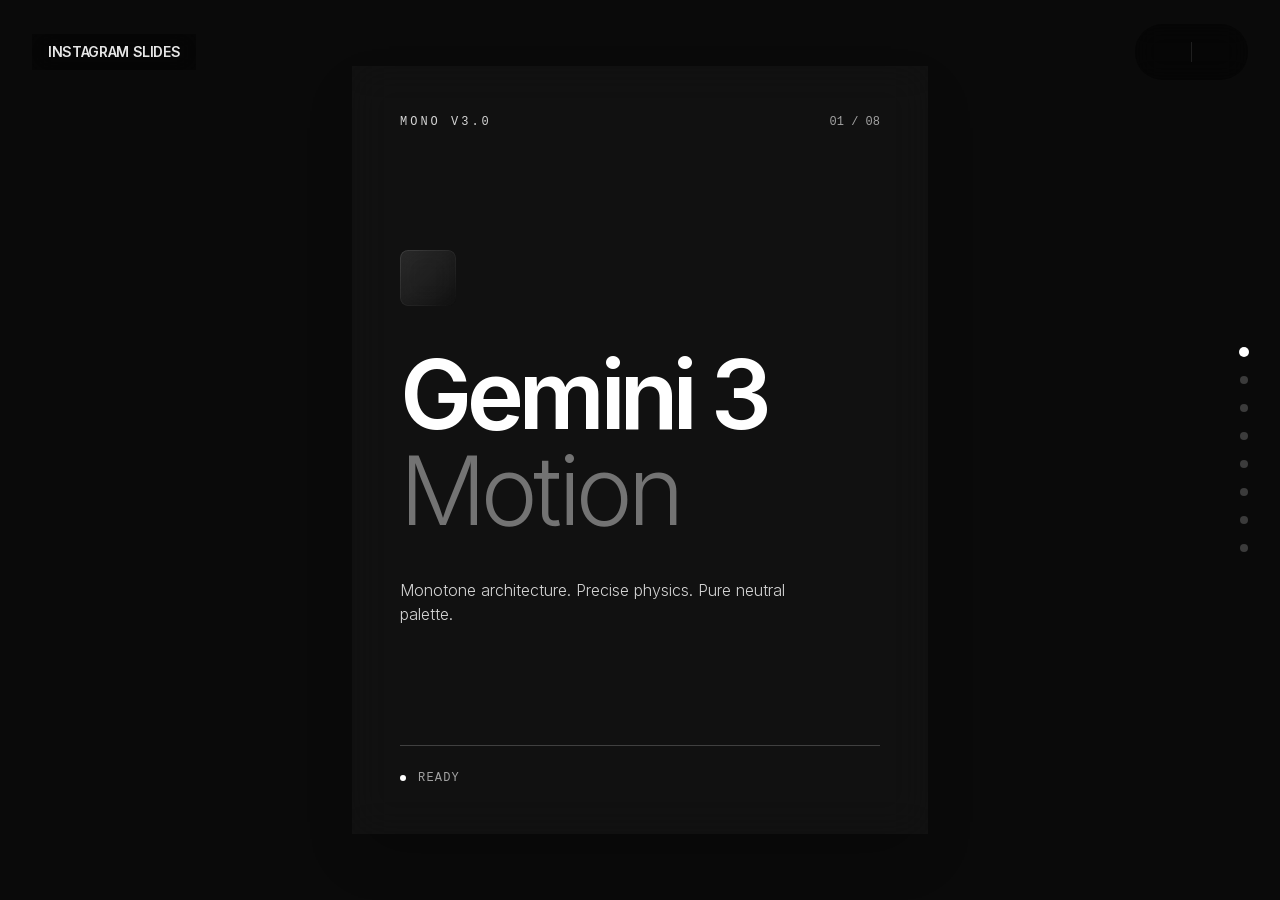
<file: referencia/animations-gemini/index.html>
<html lang="en"><head><meta charset="utf-8"/>
<meta content="width=device-width, initial-scale=1.0" name="viewport"/>
<title>Gemini 3 Animation Guide - Monotone V2</title>
<!-- Scripts -->
<script src="assets/resource_3fa48481346f.js"></script>
<script src="assets/iconify-icon_e19829e7f0e8.js"></script>
<link href="assets/css2_d532a689d235.css" rel="stylesheet"/>
<style>
/* Base Setup */
:root {
--bg-deep: #050505;
}
body {
font-family: 'Inter', sans-serif;
background-color: var(--bg-deep);
color: #e5e5e5;
scrollbar-width: none;
-ms-overflow-style: none;
}
body::-webkit-scrollbar {
display: none;
}
html {
scroll-behavior: smooth;
}
/* Animations */
@keyframes animationIn {
0% { opacity: 0; transform: translateY(30px); filter: blur(10px); }
100% { opacity: 1; transform: translateY(0); filter: blur(0px); }
}
@keyframes marquee {
0% { transform: translateX(0); }
100% { transform: translateX(-50%); }
}
.animate-marquee { animation: marquee 40s linear infinite; }
@keyframes shimmer {
from { transform: translateX(-100%) skewX(-15deg); }
to { transform: translateX(200%) skewX(-15deg); }
}
@keyframes textSlide {
0% { transform: translateY(110%); opacity: 0; }
100% { transform: translateY(0); opacity: 1; }
}
.text-clip-anim span {
display: inline-block;
animation: textSlide 0.9s cubic-bezier(0.16, 1, 0.3, 1) forwards;
opacity: 0;
}
/* Flashlight Effect */
.flashlight-card { background: rgba(255, 255, 255, 0.01); }
.flashlight-card::before {
content: "";
position: absolute;
inset: 0px;
background: radial-gradient(
800px circle at var(--mouse-x) var(--mouse-y),
rgba(255, 255, 255, 0.08),
transparent 40%
);
opacity: 0;
transition: opacity 0.5s;
pointer-events: none;
z-index: 2;
}
.flashlight-card:hover::before { opacity: 1; }
/* Utility */
.glass-panel {
background: rgba(23, 23, 23, 0.6);
backdrop-filter: blur(20px);
}
</style>
<link href="assets/css2_86e10c4bcbd4.css" id="all-fonts-link-font-geist" rel="stylesheet"/><style id="all-fonts-style-font-geist">.font-geist { font-family: 'Geist', sans-serif !important; }</style><link href="assets/css2_0fc20595ebff.css" id="all-fonts-link-font-roboto" rel="stylesheet"/><style id="all-fonts-style-font-roboto">.font-roboto { font-family: 'Roboto', sans-serif !important; }</style><link href="assets/css2_23afcbef9bdd.css" id="all-fonts-link-font-montserrat" rel="stylesheet"/><style id="all-fonts-style-font-montserrat">.font-montserrat { font-family: 'Montserrat', sans-serif !important; }</style><link href="assets/css2_82ced711bf49.css" id="all-fonts-link-font-poppins" rel="stylesheet"/><style id="all-fonts-style-font-poppins">.font-poppins { font-family: 'Poppins', sans-serif !important; }</style><link href="assets/css2_fa22aa91016e.css" id="all-fonts-link-font-playfair" rel="stylesheet"/><style id="all-fonts-style-font-playfair">.font-playfair { font-family: 'Playfair Display', serif !important; }</style><link href="assets/css2_2b2d87bc82d8.css" id="all-fonts-link-font-instrument-serif" rel="stylesheet"/><style id="all-fonts-style-font-instrument-serif">.font-instrument-serif { font-family: 'Instrument Serif', serif !important; }</style><link href="assets/css2_4fef849c83da.css" id="all-fonts-link-font-merriweather" rel="stylesheet"/><style id="all-fonts-style-font-merriweather">.font-merriweather { font-family: 'Merriweather', serif !important; }</style><link href="assets/css2_a7b22b336fe1.css" id="all-fonts-link-font-bricolage" rel="stylesheet"/><style id="all-fonts-style-font-bricolage">.font-bricolage { font-family: 'Bricolage Grotesque', sans-serif !important; }</style><link href="assets/css2_0b2072b66163.css" id="all-fonts-link-font-jakarta" rel="stylesheet"/><style id="all-fonts-style-font-jakarta">.font-jakarta { font-family: 'Plus Jakarta Sans', sans-serif !important; }</style><link href="assets/css2_9b8bf743d4a8.css" id="all-fonts-link-font-manrope" rel="stylesheet"/><style id="all-fonts-style-font-manrope">.font-manrope { font-family: 'Manrope', sans-serif !important; }</style><link href="assets/css2_8e191ef32247.css" id="all-fonts-link-font-space-grotesk" rel="stylesheet"/><style id="all-fonts-style-font-space-grotesk">.font-space-grotesk { font-family: 'Space Grotesk', sans-serif !important; }</style><link href="assets/css2_70fd47a02eed.css" id="all-fonts-link-font-work-sans" rel="stylesheet"/><style id="all-fonts-style-font-work-sans">.font-work-sans { font-family: 'Work Sans', sans-serif !important; }</style><link href="assets/css2_b52fc18295f8.css" id="all-fonts-link-font-pt-serif" rel="stylesheet"/><style id="all-fonts-style-font-pt-serif">.font-pt-serif { font-family: 'PT Serif', serif !important; }</style><link href="assets/css2_62759cd015bd.css" id="all-fonts-link-font-geist-mono" rel="stylesheet"/><style id="all-fonts-style-font-geist-mono">.font-geist-mono { font-family: 'Geist Mono', monospace !important; }</style><link href="assets/css2_f495c2faa2a6.css" id="all-fonts-link-font-space-mono" rel="stylesheet"/><style id="all-fonts-style-font-space-mono">.font-space-mono { font-family: 'Space Mono', monospace !important; }</style><link href="assets/css2_6f16cdd6fd9f.css" id="all-fonts-link-font-quicksand" rel="stylesheet"/><style id="all-fonts-style-font-quicksand">.font-quicksand { font-family: 'Quicksand', sans-serif !important; }</style><link href="assets/css2_94cb6f0c406a.css" id="all-fonts-link-font-nunito" rel="stylesheet"/><style id="all-fonts-style-font-nunito">.font-nunito { font-family: 'Nunito', sans-serif !important; }</style><style id="border-gradient-shared-style">
[style*="--border-gradient"]::before {
content: "";
position: absolute;
inset: 0;
padding: 1px;
border-radius: var(--border-radius-before, inherit);
-webkit-mask: linear-gradient(#fff 0 0) content-box,
linear-gradient(#fff 0 0);
-webkit-mask-composite: xor;
mask-composite: exclude;
background: var(--border-gradient);
pointer-events: none;
}</style> <style>
/* 3D Transform utilities */
</style>
<script>
// Configure Tailwind to include our custom 3D transform utilities
tailwind.config = {
theme: {
extend: {
// Add any custom theme extensions here if needed
}
},
plugins: [
function({ addUtilities }) {
const rotateXUtilities = {};
const rotateYUtilities = {};
const rotateZUtilities = {};
const rotateValues = [0, 5, 10, 15, 20, 30, 45, 75];
// Generate rotate-x utilities
rotateValues.forEach((value) => {
rotateXUtilities[`.rotate-x-${value}`] = {
'--tw-rotate-x': `${value}deg`,
transform: `
translate3d(var(--tw-translate-x, 0), var(--tw-translate-y, 0), var(--tw-translate-z, 0))
rotateX(var(--tw-rotate-x, 0))
rotateY(var(--tw-rotate-y, 0))
rotateZ(var(--tw-rotate-z, 0))
skewX(var(--tw-skew-x, 0))
skewY(var(--tw-skew-y, 0))
scaleX(var(--tw-scale-x, 1))
scaleY(var(--tw-scale-y, 1))
`.replace(/\\s+/g, ' ').trim(),
};
if (value !== 0) {
rotateXUtilities[`.-rotate-x-${value}`] = {
'--tw-rotate-x': `-${value}deg`,
transform: `
translate3d(var(--tw-translate-x, 0), var(--tw-translate-y, 0), var(--tw-translate-z, 0))
rotateX(var(--tw-rotate-x, 0))
rotateY(var(--tw-rotate-y, 0))
rotateZ(var(--tw-rotate-z, 0))
skewX(var(--tw-skew-x, 0))
skewY(var(--tw-skew-y, 0))
scaleX(var(--tw-scale-x, 1))
scaleY(var(--tw-scale-y, 1))
`.replace(/\\s+/g, ' ').trim(),
};
}
});
// Generate rotate-y utilities
rotateValues.forEach((value) => {
rotateYUtilities[`.rotate-y-${value}`] = {
'--tw-rotate-y': `${value}deg`,
transform: `
translate3d(var(--tw-translate-x, 0), var(--tw-translate-y, 0), var(--tw-translate-z, 0))
rotateX(var(--tw-rotate-x, 0))
rotateY(var(--tw-rotate-y, 0))
rotateZ(var(--tw-rotate-z, 0))
skewX(var(--tw-skew-x, 0))
skewY(var(--tw-skew-y, 0))
scaleX(var(--tw-scale-x, 1))
scaleY(var(--tw-scale-y, 1))
`.replace(/\\s+/g, ' ').trim(),
};
if (value !== 0) {
rotateYUtilities[`.-rotate-y-${value}`] = {
'--tw-rotate-y': `-${value}deg`,
transform: `
translate3d(var(--tw-translate-x, 0), var(--tw-translate-y, 0), var(--tw-translate-z, 0))
rotateX(var(--tw-rotate-x, 0))
rotateY(var(--tw-rotate-y, 0))
rotateZ(var(--tw-rotate-z, 0))
skewX(var(--tw-skew-x, 0))
skewY(var(--tw-skew-y, 0))
scaleX(var(--tw-scale-x, 1))
scaleY(var(--tw-scale-y, 1))
`.replace(/\\s+/g, ' ').trim(),
};
}
});
// Generate rotate-z utilities
rotateValues.forEach((value) => {
rotateZUtilities[`.rotate-z-${value}`] = {
'--tw-rotate-z': `${value}deg`,
transform: `
translate3d(var(--tw-translate-x, 0), var(--tw-translate-y, 0), var(--tw-translate-z, 0))
rotateX(var(--tw-rotate-x, 0))
rotateY(var(--tw-rotate-y, 0))
rotateZ(var(--tw-rotate-z, 0))
skewX(var(--tw-skew-x, 0))
skewY(var(--tw-skew-y, 0))
scaleX(var(--tw-scale-x, 1))
scaleY(var(--tw-scale-y, 1))
`.replace(/\\s+/g, ' ').trim(),
};
if (value !== 0) {
rotateZUtilities[`.-rotate-z-${value}`] = {
'--tw-rotate-z': `-${value}deg`,
transform: `
translate3d(var(--tw-translate-x, 0), var(--tw-translate-y, 0), var(--tw-translate-z, 0))
rotateX(var(--tw-rotate-x, 0))
rotateY(var(--tw-rotate-y, 0))
rotateZ(var(--tw-rotate-z, 0))
skewX(var(--tw-skew-x, 0))
skewY(var(--tw-skew-y, 0))
scaleX(var(--tw-scale-x, 1))
scaleY(var(--tw-scale-y, 1))
`.replace(/\\s+/g, ' ').trim(),
};
}
});
// Perspective utilities
const perspectiveUtilities = {
".perspective-none": { perspective: "none" },
".perspective-dramatic": { perspective: "100px" },
".perspective-near": { perspective: "300px" },
".perspective-normal": { perspective: "500px" },
".perspective-midrange": { perspective: "800px" },
".perspective-distant": { perspective: "1200px" },
};
// Transform style utilities
const transformStyleUtilities = {
".transform-style-preserve-3d": { "transform-style": "preserve-3d" },
".transform-style-flat": { "transform-style": "flat" },
};
addUtilities({
...rotateXUtilities,
...rotateYUtilities,
...rotateZUtilities,
...perspectiveUtilities,
...transformStyleUtilities,
});
}
]
};
</script></head>
<body class="antialiased selection:bg-white/20 selection:text-white relative bg-neutral-950 overflow-hidden">
<!-- Fixed Header -->
<header class="fixed top-0 left-0 right-0 z-[60] px-4 md:px-8 py-4 md:py-6 flex justify-between items-center pointer-events-none">
<div class="pointer-events-auto">
<h1 class="text-xs md:text-sm font-semibold tracking-tight text-white uppercase opacity-90 backdrop-blur-md px-3 md:px-4 py-2 rounded-none bg-black/40">
                Instagram Slides
            </h1>
</div>
<div class="pointer-events-auto flex items-center gap-2 backdrop-blur-md p-2 rounded-full bg-black/40">
<button class="w-8 h-8 md:w-10 md:h-10 flex items-center justify-center rounded-full hover:bg-white/10 transition-colors text-white/70 hover:text-white" onclick="navigateSlide(-1)">
<iconify-icon class="md:w-6 md:h-6" icon="solar:alt-arrow-up-bold-duotone" width="20"></iconify-icon>
</button>
<div class="w-[1px] h-4 md:h-5 bg-white/10"></div>
<button class="w-8 h-8 md:w-10 md:h-10 flex items-center justify-center rounded-full hover:bg-white/10 transition-colors text-white/70 hover:text-white" onclick="navigateSlide(1)">
<iconify-icon class="md:w-6 md:h-6" icon="solar:alt-arrow-down-bold-duotone" width="20"></iconify-icon>
</button>
</div>
</header>
<!-- Navigation Dots (Hidden on Mobile) -->
<div class="fixed right-8 top-1/2 -translate-y-1/2 z-[60] hidden md:flex flex-col gap-5" id="nav-dots">
<a aria-label="Go to slide 1" class="nav-dot w-2 h-2 rounded-full hover:bg-white transition-all duration-300" href="#section-1"></a>
<a aria-label="Go to slide 2" class="nav-dot w-2 h-2 rounded-full hover:bg-white transition-all duration-300" href="#section-2"></a>
<a aria-label="Go to slide 3" class="nav-dot w-2 h-2 rounded-full hover:bg-white transition-all duration-300" href="#section-3"></a>
<a aria-label="Go to slide 4" class="nav-dot w-2 h-2 rounded-full hover:bg-white transition-all duration-300" href="#section-4"></a>
<a aria-label="Go to slide 5" class="nav-dot w-2 h-2 rounded-full hover:bg-white transition-all duration-300" href="#section-5"></a>
<a aria-label="Go to slide 6" class="nav-dot w-2 h-2 rounded-full hover:bg-white transition-all duration-300" href="#section-6"></a>
<a aria-label="Go to slide 7" class="nav-dot w-2 h-2 rounded-full hover:bg-white transition-all duration-300" href="#section-7"></a>
<a aria-label="Go to slide 8" class="nav-dot w-2 h-2 rounded-full hover:bg-white transition-all duration-300" href="#section-8"></a>
</div>
<!-- Scroll Container -->
<main class="overflow-y-scroll snap-y snap-mandatory scroll-smooth w-full h-screen relative" id="main-scroll">
<!-- Slide 1: Cover -->
<section class="snap-start shrink-0 flex w-full h-screen pt-0 pr-0 pb-0 pl-0 relative items-center justify-center" data-index="0" id="section-1">
<div class="h-full md:h-auto md:aspect-[3/4] glass-panel overflow-hidden flex flex-col group bg-center w-full max-w-none md:max-w-xl bg-cover rounded-none pt-20 md:pt-12 pr-6 md:pr-12 pb-12 pl-6 md:pl-12 relative shadow-2xl justify-between bg-[url(https://hoirqrkdgbmvpwutwuwj.supabase.co/storage/v1/object/public/assets/assets/53970266-f8db-425c-8883-5535f3e41c4d_1600w.webp)]" style="transition: outline 0.1s ease-in-out;">
<div class="flex justify-between items-center opacity-70 animate-on-scroll [animation:animationIn_0.8s_ease-out_0.1s_both] animate">
<span class="text-xs uppercase tracking-[0.25em] font-mono text-neutral-300">Mono V3.0</span>
<span class="text-xs font-mono text-neutral-400">01 / 08</span>
</div>
<div class="relative z-10 space-y-6 md:space-y-10">
<div class="flex animate-on-scroll [animation:animationIn_0.8s_ease-out_0.2s_both] animate bg-gradient-to-br from-white/10 to-white/0 w-12 h-12 md:w-14 md:h-14 rounded-lg mb-4 md:mb-6 backdrop-blur-md items-center justify-center" style="position: relative; --border-gradient: linear-gradient(135deg, rgba(255, 255, 255, 0.1), rgba(255, 255, 255, 0)); --border-radius-before: 8px">
<!-- Solar Icon -->
<iconify-icon class="text-2xl md:text-3xl text-white" icon="solar:stars-minimalistic-bold-duotone"></iconify-icon>
</div>
<h1 class="leading-[0.9] animate-on-scroll [animation:animationIn_0.8s_ease-out_0.3s_both] animate text-6xl md:text-8xl font-semibold text-white tracking-tighter">
          Gemini 3<br/>
<span class="font-light text-neutral-500">Motion</span>
</h1>
<p class="leading-relaxed animate-on-scroll [animation:animationIn_0.8s_ease-out_0.4s_both] animate text-sm md:text-base font-light text-neutral-300 max-w-[90%]">
          Monotone architecture. Precise physics. Pure neutral palette.
        </p>
</div>
<div class="space-y-6 animate-on-scroll [animation:animationIn_0.8s_ease-out_0.6s_both] animate">
<div class="h-[1px] w-full bg-white/20"></div>
<div class="flex justify-between items-end">
<div class="flex items-center gap-3 text-xs text-neutral-400 font-mono uppercase tracking-widest">
<span class="w-1.5 h-1.5 bg-white rounded-full animate-pulse"></span>
            Ready
          </div>
<iconify-icon class="text-2xl text-white animate-bounce" icon="solar:arrow-down-bold-duotone"></iconify-icon>
</div>
</div>
</div>
</section>
<!-- Slide 2: Intro -->
<section class="snap-start shrink-0 flex w-full h-screen pt-0 pr-0 pb-0 pl-0 relative items-center justify-center" data-index="1" id="section-2">
<div class="h-full md:h-auto md:aspect-[3/4] glass-panel overflow-hidden flex flex-col bg-center w-full bg-[url(https://hoirqrkdgbmvpwutwuwj.supabase.co/storage/v1/object/public/assets/assets/d1e715c0-e250-4e7f-a4f5-433e96d81f31_1600w.webp)] max-w-none md:max-w-xl bg-cover rounded-none pt-20 md:pt-12 pr-6 md:pr-12 pb-12 pl-6 md:pl-12 relative">
<span class="text-xs uppercase tracking-[0.25em] font-mono text-neutral-400 mb-6 md:mb-10 block animate-on-scroll [animation:animationIn_0.8s_ease-out_0.1s_both]">02 — Intro</span>
<h2 class="animate-on-scroll [animation:animationIn_0.8s_ease-out_0.2s_both] text-4xl md:text-6xl font-medium text-white tracking-tight mb-4 md:mb-6">
        Enhance with<br/><span class="text-neutral-500">Motion</span></h2>
<p class="text-sm md:text-base text-neutral-400 mb-8 md:mb-12 leading-relaxed max-w-md animate-on-scroll [animation:animationIn_0.8s_ease-out_0.3s_both]">
        Structure: Hero intro, hover interactions, reveal.
      </p>
<div class="flex-1 bg-neutral-900/60 rounded-none p-4 md:p-6 relative overflow-hidden group animate-on-scroll [animation:animationIn_0.8s_ease-out_0.4s_both]">
<div class="bg-center bg-gradient-to-br from-black/10 to-black/0 opacity-100 absolute top-0 right-0 bottom-0 left-0 backdrop-blur-lg">
</div>
<div class="z-10 mt-2 relative space-y-4">
<div class="animate-on-scroll [animation:animationIn_0.8s_ease-out_0.5s_both] bg-gradient-to-br from-white/10 to-white/0 w-2/3 h-8 rounded-none backdrop-blur">
</div>
<div class="animate-on-scroll [animation:animationIn_0.8s_ease-out_0.6s_both] bg-gradient-to-br from-white/10 to-white/0 w-full h-16 md:h-24 rounded-none backdrop-blur">
</div>
<div class="flex gap-3">
<div class="animate-on-scroll [animation:animationIn_0.8s_ease-out_0.7s_both] bg-gradient-to-br from-white/10 to-white/0 w-1/2 h-16 md:h-20 rounded-none backdrop-blur">
</div>
<div class="animate-on-scroll [animation:animationIn_0.8s_ease-out_0.8s_both] bg-gradient-to-br from-white/10 to-white/0 w-1/2 h-16 md:h-20 rounded-none backdrop-blur">
</div>
</div>
</div>
<div class="absolute bottom-6 left-6 right-6 bg-black/80 backdrop-blur-md p-4 rounded-none animate-on-scroll [animation:animationIn_0.8s_ease-out_1s_both]">
<p class="leading-tight text-xs md:text-base text-neutral-300 font-mono">
            "Animate when in view: fade in, slide in, blur in..."
          </p>
</div>
</div>
</div>
</section>
<!-- Slide 3: Buttons -->
<section class="snap-start shrink-0 flex w-full h-screen pt-0 pr-0 pb-0 pl-0 relative items-center justify-center" data-index="2" id="section-3">
<div class="h-full md:h-auto md:aspect-[3/4] glass-panel overflow-hidden flex flex-col bg-center w-full bg-[url(https://hoirqrkdgbmvpwutwuwj.supabase.co/storage/v1/object/public/assets/assets/6ea6d66c-a7a6-4548-9b3f-680a206078c3_1600w.webp)] max-w-none md:max-w-xl bg-cover rounded-none pt-20 md:pt-12 pr-6 md:pr-12 pb-12 pl-6 md:pl-12 relative items-center justify-center">
<div class="absolute top-20 md:top-12 left-6 md:left-12 right-6 md:right-12">
<span class="text-xs uppercase tracking-[0.25em] font-mono text-neutral-400">03 — Buttons</span>
<h2 class="text-4xl md:text-5xl font-medium text-white tracking-tight mt-4">Beam Animation</h2>
</div>
<div class="group animate-on-scroll [animation:animationIn_0.8s_ease-out_0.3s_both] mt-20 md:mt-80 relative scale-110 md:scale-125">
<div class="-inset-2 group-hover:opacity-100 transition duration-500 bg-neutral-600/30 opacity-0 rounded-full absolute blur-xl">
</div>
<!-- Shimmer Beam Animation Layer -->
<div class="absolute -inset-[1px] rounded-full overflow-hidden opacity-0 group-hover:opacity-100 transition duration-500 pointer-events-none">
<div class="absolute top-1/2 left-1/2 -translate-x-1/2 -translate-y-1/2 w-[300%] h-[300%] bg-[conic-gradient(from_0deg,transparent_0_340deg,white_360deg)] animate-[spin_2s_linear_infinite]"></div>
</div>
<button class="group relative z-10 flex items-center justify-center overflow-hidden rounded-full p-[1px] leading-none">
<span class="absolute inset-[-1000%] animate-[spin_2s_linear_infinite] bg-[conic-gradient(from_0deg,transparent_0_340deg,white_360deg)]"></span>
<span class="relative flex h-full w-full items-center rounded-full bg-black pt-4 pr-10 pb-4 pl-10 ring-1 ring-white/10">
<span class="absolute inset-0 overflow-hidden rounded-full">
<span class="absolute top-0 left-0 h-full w-full -skew-x-12 bg-gradient-to-r from-transparent via-white/20 to-transparent opacity-0 group-hover:animate-[shimmer_1.5s_infinite] group-hover:opacity-100"></span>
</span>
<span class="relative z-10 flex items-center">
<span class="text-lg font-medium tracking-wide text-white">Get Access</span>
</span>
<span class="relative z-10 ml-4 flex items-center text-neutral-500 transition duration-200 group-hover:translate-x-1 group-hover:text-white">
<iconify-icon class="text-2xl" icon="solar:arrow-right-bold-duotone"></iconify-icon>
</span>
</span>
</button>
</div>
<div class="mt-20 p-6 border-l-2 border-white/20 rounded-none w-full animate-on-scroll [animation:animationIn_0.8s_ease-out_0.5s_both]">
<p class="leading-relaxed text-sm md:text-base text-neutral-400 font-mono">
<span class="text-white">Prompt:</span> "Add a 1px shimmer beam animation around the pill-shaped button on
          hover."
        </p>
</div>
</div>
</section>
<!-- Slide 4: Typography -->
<section class="h-screen w-full snap-start shrink-0 flex items-center justify-center relative p-0" data-index="3" id="section-4">
<div class="h-full md:h-auto md:aspect-[3/4] glass-panel overflow-hidden flex flex-col bg-neutral-900/50 w-full max-w-none md:max-w-xl rounded-none pt-20 md:pt-12 pr-6 md:pr-12 pb-12 pl-6 md:pl-12 relative justify-center">
<span class="absolute top-20 md:top-12 left-6 md:left-12 text-xs uppercase tracking-[0.25em] font-mono text-neutral-500 animate-on-scroll [animation:animationIn_0.8s_ease-out_0.1s_both]">04 — Typography</span>
<div class="space-y-1">
<div class="flex animate-on-scroll [animation:animationIn_0.8s_ease-out_0.2s_both]">
<h2 class="text-5xl md:text-7xl font-semibold text-white tracking-tighter" style="animation-delay: 0s">Clip-path</h2>
</div>
<div class="flex animate-on-scroll [animation:animationIn_0.8s_ease-out_0.3s_both]">
<h2 class="text-5xl md:text-7xl font-semibold text-neutral-600 tracking-tighter" style="animation-delay: 0.1s">Typography</h2>
</div>
<div class="flex animate-on-scroll [animation:animationIn_0.8s_ease-out_0.4s_both]">
<h2 class="text-5xl md:text-7xl font-semibold text-neutral-800 tracking-tighter" style="animation-delay: 0.2s">Animation</h2>
</div>
</div>
<div class="animate-on-scroll [animation:animationIn_0.8s_ease-out_0.6s_both] text-sm md:text-base font-light text-neutral-500 border-neutral-800 border-l-2 mt-16 pl-6">
        "Add a vertical text clip slide down animation letter by letter"
      </div>
</div>
</section>
<!-- Slide 5: Logos -->
<section class="snap-start shrink-0 flex w-full h-screen pt-0 pr-0 pb-0 pl-0 relative items-center justify-center" data-index="4" id="section-5">
<div class="h-full md:h-auto md:aspect-[3/4] glass-panel overflow-hidden flex flex-col w-full max-w-none md:max-w-xl rounded-none p-0 relative justify-center bg-neutral-900/40">
<div class="p-6 md:p-12 pb-0">
<span class="text-xs uppercase tracking-[0.25em] font-mono text-neutral-500 animate-on-scroll [animation:animationIn_0.8s_ease-out_0.1s_both]">05 — Social Proof</span>
<h2 class="text-4xl md:text-5xl font-medium tracking-tight mt-4 mb-8 md:mb-16 text-white animate-on-scroll [animation:animationIn_0.8s_ease-out_0.2s_both]">
          Infinite Loop</h2>
</div>
<div class="relative w-full py-12 md:py-16 border-y border-white/5 bg-black/40 animate-on-scroll [animation:animationIn_0.8s_ease-out_0.4s_both]">
<div class="absolute left-0 top-0 bottom-0 w-12 md:w-24 z-10 bg-gradient-to-r from-[#0d0d0d] to-transparent"></div>
<div class="absolute right-0 top-0 bottom-0 w-12 md:w-24 z-10 bg-gradient-to-l from-[#0d0d0d] to-transparent"></div>
<div class="flex overflow-hidden w-full">
<div class="flex animate-marquee whitespace-nowrap gap-8 md:gap-16 items-center">
<!-- Brand icons -->
<iconify-icon class="text-2xl md:text-3xl text-neutral-400" icon="simple-icons:nvidia"></iconify-icon>
<iconify-icon class="text-2xl md:text-3xl text-neutral-400" icon="simple-icons:linear"></iconify-icon>
<iconify-icon class="text-2xl md:text-3xl text-neutral-400" icon="simple-icons:vercel"></iconify-icon>
<iconify-icon class="text-2xl md:text-3xl text-neutral-400" icon="simple-icons:apple"></iconify-icon>
<iconify-icon class="text-4xl md:text-5xl text-neutral-400" icon="simple-icons:stripe"></iconify-icon>
<iconify-icon class="text-4xl md:text-5xl text-neutral-400" icon="simple-icons:spacex"></iconify-icon>
<iconify-icon class="text-2xl md:text-3xl text-neutral-400" icon="simple-icons:nvidia"></iconify-icon>
<iconify-icon class="text-2xl md:text-3xl text-neutral-400" icon="simple-icons:linear"></iconify-icon>
<iconify-icon class="text-2xl md:text-3xl text-neutral-400" icon="simple-icons:vercel"></iconify-icon>
<iconify-icon class="text-2xl md:text-3xl text-neutral-400" icon="simple-icons:apple"></iconify-icon>
<iconify-icon class="text-4xl md:text-5xl text-neutral-400" icon="simple-icons:stripe"></iconify-icon>
<iconify-icon class="text-4xl md:text-5xl text-neutral-400" icon="simple-icons:spacex"></iconify-icon>
</div>
</div>
</div>
<div class="pt-8 pr-6 md:pr-12 pb-12 pl-6 md:pl-12">
<p class="animate-on-scroll [animation:animationIn_0.8s_ease-out_0.6s_both] text-sm md:text-base text-neutral-400 font-mono">
          "Add a marquis infinite loop slow animation using alpha mask"
        </p>
</div>
</div>
</section>
<!-- Slide 6: Switching -->
<section class="h-screen w-full snap-start shrink-0 flex items-center justify-center relative p-0" data-index="5" id="section-6">
<div class="h-full md:h-auto md:aspect-[3/4] glass-panel overflow-hidden flex flex-col bg-center w-full bg-[url(https://hoirqrkdgbmvpwutwuwj.supabase.co/storage/v1/object/public/assets/assets/47ccf769-0cb4-4a95-804e-cc919fd6d449_1600w.webp)] max-w-none md:max-w-xl bg-cover rounded-none pt-20 md:pt-12 pr-6 md:pr-12 pb-12 pl-6 md:pl-12 relative items-center justify-center">
<span class="absolute top-20 md:top-12 left-6 md:left-12 text-xs uppercase tracking-[0.25em] font-mono text-neutral-500 animate-on-scroll [animation:animationIn_0.8s_ease-out_0.1s_both]">06 — Switching</span>
<div class="flex animate-on-scroll [animation:animationIn_0.8s_ease-out_0.3s_both] w-full h-80 relative perspective-1000 items-center justify-center">
<div class="absolute w-[80%] h-[80%] bg-neutral-800/80 backdrop-blur rounded-none -translate-y-6 scale-95 opacity-40">
</div>
<div class="flex flex-col transition-all duration-500 hover:scale-[1.02] z-10 bg-stone-950 w-[85%] h-[85%] ring-white/10 ring-1 rounded-none pt-8 pr-8 pb-8 pl-8 absolute shadow-2xl">
<div class="flex bg-gradient-to-br from-white/10 to-white/0 w-12 h-12 rounded-none mb-6 items-center justify-center">
<iconify-icon class="text-2xl text-white" icon="solar:database-bold-duotone"></iconify-icon>
</div>
<div class="bg-gradient-to-br from-white/10 to-white/0 w-16 h-3 rounded-sm mb-6"></div>
<div class="bg-gradient-to-br from-white/10 to-white/0 w-full h-3 rounded-sm mb-3"></div>
<div class="bg-gradient-to-br from-white/10 to-white/0 w-2/3 h-3 rounded-sm"></div>
</div>
<div class="absolute -bottom-12 flex gap-6">
<button class="flex hover:bg-white hover:text-black transition-colors text-neutral-400 bg-neutral-900 w-12 h-12 rounded-full items-center justify-center" style="position: relative; --border-gradient: linear-gradient(135deg, rgba(255, 255, 255, 0.1), rgba(255, 255, 255, 0)); --border-radius-before: 9999px">
<iconify-icon class="text-xl" icon="solar:arrow-left-bold-duotone"></iconify-icon>
</button>
<button class="flex hover:bg-white hover:text-black transition-colors text-neutral-400 bg-neutral-900 w-12 h-12 rounded-full items-center justify-center" style="position: relative; --border-gradient: linear-gradient(135deg, rgba(255, 255, 255, 0.1), rgba(255, 255, 255, 0)); --border-radius-before: 9999px">
<iconify-icon class="text-xl" icon="solar:arrow-right-bold-duotone"></iconify-icon>
</button>
</div>
</div>
<div class="mt-24 pt-8 pr-6 md:pr-12 pb-12 pl-6 md:pl-12">
<p class="animate-on-scroll [animation:animationIn_0.8s_ease-out_0.6s_both] text-sm md:text-base text-neutral-400 font-mono">"Animate the cards to rotate between 3 cards in a loop. Add prev/next arrows to switch between cards."</p>
</div></div>
</section>
<!-- Slide 7: Interaction -->
<section class="h-screen w-full snap-start shrink-0 flex items-center justify-center relative p-0" data-index="6" id="section-7">
<div class="h-full md:h-auto md:aspect-[3/4] glass-panel overflow-hidden flex flex-col bg-center w-full bg-[url(https://hoirqrkdgbmvpwutwuwj.supabase.co/storage/v1/object/public/assets/assets/7b8e6a1f-44f9-49ef-a26c-bf0d87724acf_1600w.webp)] max-w-none md:max-w-xl bg-cover rounded-none pt-20 md:pt-12 pr-6 md:pr-12 pb-12 pl-6 md:pl-12 relative justify-center">
<span class="absolute top-20 md:top-12 left-6 md:left-12 text-xs uppercase tracking-[0.25em] font-mono text-neutral-500 animate-on-scroll [animation:animationIn_0.8s_ease-out_0.1s_both]">07 — Interaction</span>
<h2 class="text-4xl md:text-5xl font-medium tracking-tight mb-8 md:mb-12 text-white animate-on-scroll [animation:animationIn_0.8s_ease-out_0.2s_both]">
        Flashlight Reveal</h2>
<div class="grid grid-cols-2 gap-x-4 md:gap-x-6 gap-y-4 md:gap-y-6">
<div class="flashlight-card relative aspect-square border-0 bg-neutral-900/60 ring-1 ring-white/5 rounded-none p-4 md:p-6 flex flex-col justify-end group overflow-hidden animate-on-scroll [animation:animationIn_0.8s_ease-out_0.4s_both]" onmousemove="const rect = this.getBoundingClientRect(); this.style.setProperty('--mouse-x', `${event.clientX - rect.left}px`); this.style.setProperty('--mouse-y', `${event.clientY - rect.top}px`);">
<iconify-icon class="text-3xl md:text-5xl text-neutral-500 mb-2 md:mb-4 group-hover:text-white transition-colors duration-500" icon="solar:layers-minimalistic-bold-duotone"></iconify-icon>
<div class="text-xs md:text-sm text-neutral-400 font-medium tracking-wide">Hover Me</div>
</div>
<div class="flashlight-card aspect-square flex flex-col group overflow-hidden animate-on-scroll [animation:animationIn_0.8s_ease-out_0.6s_both] bg-neutral-900/60 border-0 ring-white/5 ring-1 rounded-none p-4 md:p-6 relative backdrop-blur justify-end" onmousemove="const rect = this.getBoundingClientRect(); this.style.setProperty('--mouse-x', `${event.clientX - rect.left}px`); this.style.setProperty('--mouse-y', `${event.clientY - rect.top}px`);" style="--mouse-x: 106.5px; --mouse-y: 219px;">
<iconify-icon class="text-3xl md:text-5xl text-neutral-500 mb-2 md:mb-4 group-hover:text-white transition-colors duration-500" icon="solar:cpu-bold-duotone"></iconify-icon>
<div class="text-xs md:text-sm text-neutral-400 font-medium tracking-wide">Trace Border</div>
</div>
</div>
<div class="mt-8 md:mt-10 text-xs text-neutral-500 font-mono animate-on-scroll [animation:animationIn_0.8s_ease-out_0.8s_both]">
        "Add a subtle flashlight effect on hover/mouse position to background."
      </div>
</div>
</section>
<!-- Slide 8: End -->
<section class="h-screen w-full snap-start shrink-0 flex items-center justify-center relative p-0" data-index="7" id="section-8">
<div class="h-full md:h-auto md:aspect-[3/4] glass-panel overflow-hidden flex flex-col bg-center w-full bg-[url(https://hoirqrkdgbmvpwutwuwj.supabase.co/storage/v1/object/public/assets/assets/67df17f7-9681-4bd3-927b-ac569042a884_1600w.webp)] max-w-none md:max-w-xl bg-cover rounded-none pt-0 pr-0 pb-0 pl-0 relative justify-between">
<div class="p-6 md:p-12 pt-20 md:pt-12">
<span class="text-xs uppercase tracking-[0.25em] font-mono text-neutral-500 animate-on-scroll [animation:animationIn_0.8s_ease-out_0.1s_both]">08 — End</span>
<h1 class="animate-on-scroll [animation:animationIn_0.8s_ease-out_0.2s_both] text-5xl md:text-7xl font-medium text-white tracking-tighter mt-6 mb-4">
          Build Better<br/>Interfaces.</h1>
</div>
<div class="overflow-hidden mask-image-gradient animate-on-scroll [animation:animationIn_0.8s_ease-out_0.4s_both] h-48 md:h-56 z-10 relative" style="mask-image: linear-gradient(180deg, transparent, black 20%, black 95%, transparent); -webkit-mask-image: linear-gradient(180deg, transparent, black 20%, black 95%, transparent);">
<div class="space-y-4 p-6 md:p-8 opacity-60 grayscale hover:grayscale-0 transition-all duration-700">
<div class="bg-gradient-to-br from-black/0 via-black/10 to-black/0 ring-white/5 ring-1 rounded-none px-4 py-4 md:px-6 md:py-6 backdrop-blur-sm">
<p class="text-sm md:text-base text-neutral-300">"The beam effect is subtle but changes everything."</p>
</div>
<div class="bg-gradient-to-br from-black/0 via-black/10 to-black/0 ring-white/5 ring-1 rounded-none ml-4 md:ml-8 px-4 py-4 md:px-6 md:py-6 backdrop-blur-sm">
<p class="text-sm md:text-base text-neutral-300">"Gemini 3 understands motion physics."</p>
</div>
<div class="bg-gradient-to-br from-black/0 via-black/10 to-black/0 rounded-none ring-white/5 ring-1 px-4 py-4 md:px-6 md:py-6 backdrop-blur-sm">
<p class="text-xs md:text-sm text-neutral-300">"Cleanest implementation of glassmorphism."</p>
</div>
</div>
</div>
<div class="animate-on-scroll [animation:animationIn_0.8s_ease-out_0.6s_both] bg-gradient-to-t from-black/90 to-transparent p-6 md:p-12 pb-12">
<button class="w-full group relative flex items-center justify-center gap-3 bg-white text-black py-4 md:py-5 rounded-none overflow-hidden hover:bg-neutral-200 transition-colors">
<span class="text-xs md:text-sm font-bold uppercase tracking-widest z-10">Follow @mengto</span>
<iconify-icon class="text-xl md:text-2xl z-10 group-hover:translate-x-1 group-hover:-translate-y-1 transition-transform" icon="solar:arrow-right-up-bold-duotone"></iconify-icon>
</button>
</div>
</div>
</section>
</main>
<script>
        // Existing Animation Observer
        (function () {
            const style = document.createElement("style");
            style.textContent = `
            .animate-on-scroll { animation-play-state: paused !important; }
            .animate-on-scroll.animate { animation-play-state: running !important; }
            `;
            document.head.appendChild(style);

            const once = true;

            if (!window.__inViewIO) {
            window.__inViewIO = new IntersectionObserver((entries) => {
                entries.forEach((entry) => {
                if (entry.isIntersecting) {
                    entry.target.classList.add("animate");
                    if (once) window.__inViewIO.unobserve(entry.target);
                }
                });
            }, { threshold: 0.2 });
            }

            window.initInViewAnimations = function (selector = ".animate-on-scroll") {
            document.querySelectorAll(selector).forEach((el) => {
                window.__inViewIO.observe(el);
            });
            };

            document.addEventListener("DOMContentLoaded", () => initInViewAnimations());
        })();

        // Navigation Logic
        const sections = document.querySelectorAll('section');
        const dots = document.querySelectorAll('.nav-dot');
        const scroller = document.getElementById('main-scroll');
        let currentSectionIndex = 0;

        // Update Active Dot based on scroll
        const navObserver = new IntersectionObserver((entries) => {
            entries.forEach(entry => {
                if (entry.isIntersecting) {
                    const index = parseInt(entry.target.getAttribute('data-index'));
                    currentSectionIndex = index;
                    
                    // Update dots
                    dots.forEach(d => {
                        d.classList.remove('bg-white', 'scale-125');
                        d.classList.add('bg-white/20');
                    });
                    
                    // Highlight current dot
                    if(dots[index]) {
                        dots[index].classList.remove('bg-white/20');
                        dots[index].classList.add('bg-white', 'scale-125');
                    }
                }
            });
        }, { threshold: 0.5 });

        sections.forEach(section => navObserver.observe(section));

        // Arrow Navigation
        window.navigateSlide = function(direction) {
            let nextIndex = currentSectionIndex + direction;
            
            // Clamp
            if (nextIndex < 0) nextIndex = 0;
            if (nextIndex >= sections.length) nextIndex = sections.length - 1;
            
            // Scroll
            const target = sections[nextIndex];
            if(target) {
                target.scrollIntoView({ behavior: 'smooth' });
            }
        }
    </script>
<script data-img-fallback-handler="">!function(){var f=["https://hoirqrkdgbmvpwutwuwj.supabase.co/storage/v1/object/public/assets/assets/917d6f93-fb36-439a-8c48-884b67b35381_1600w.jpg","https://hoirqrkdgbmvpwutwuwj.supabase.co/storage/v1/object/public/assets/assets/4734259a-bad7-422f-981e-ce01e79184f2_1600w.jpg","https://hoirqrkdgbmvpwutwuwj.supabase.co/storage/v1/object/public/assets/assets/c543a9e1-f226-4ced-80b0-feb8445a75b9_1600w.jpg","https://hoirqrkdgbmvpwutwuwj.supabase.co/storage/v1/object/public/assets/assets/5bab247f-35d9-400d-a82b-fd87cfe913d2_1600w.webp","https://hoirqrkdgbmvpwutwuwj.supabase.co/storage/v1/object/public/assets/assets/30104e3c-5eea-4b93-93e9-5313698a7156_1600w.webp"],h=new Set;function g(s){for(var x=0,i=0;i<s.length;i++)x=(x<<5)-x+s.charCodeAt(i)|0;return f[Math.abs(x)%f.length]}function r(t){var s=t.src;if(s&&!h.has(s)){h.add(s);t.src=g(s)}}window.addEventListener("error",function(e){var t=e.target;if(t&&t.tagName==="IMG")r(t)},!0);function c(){document.querySelectorAll("img").forEach(function(i){if(i.complete&&!i.naturalWidth&&i.src)r(i)})}if(document.readyState==="loading")document.addEventListener("DOMContentLoaded",c);else c()}()</script></body></html>
</file>
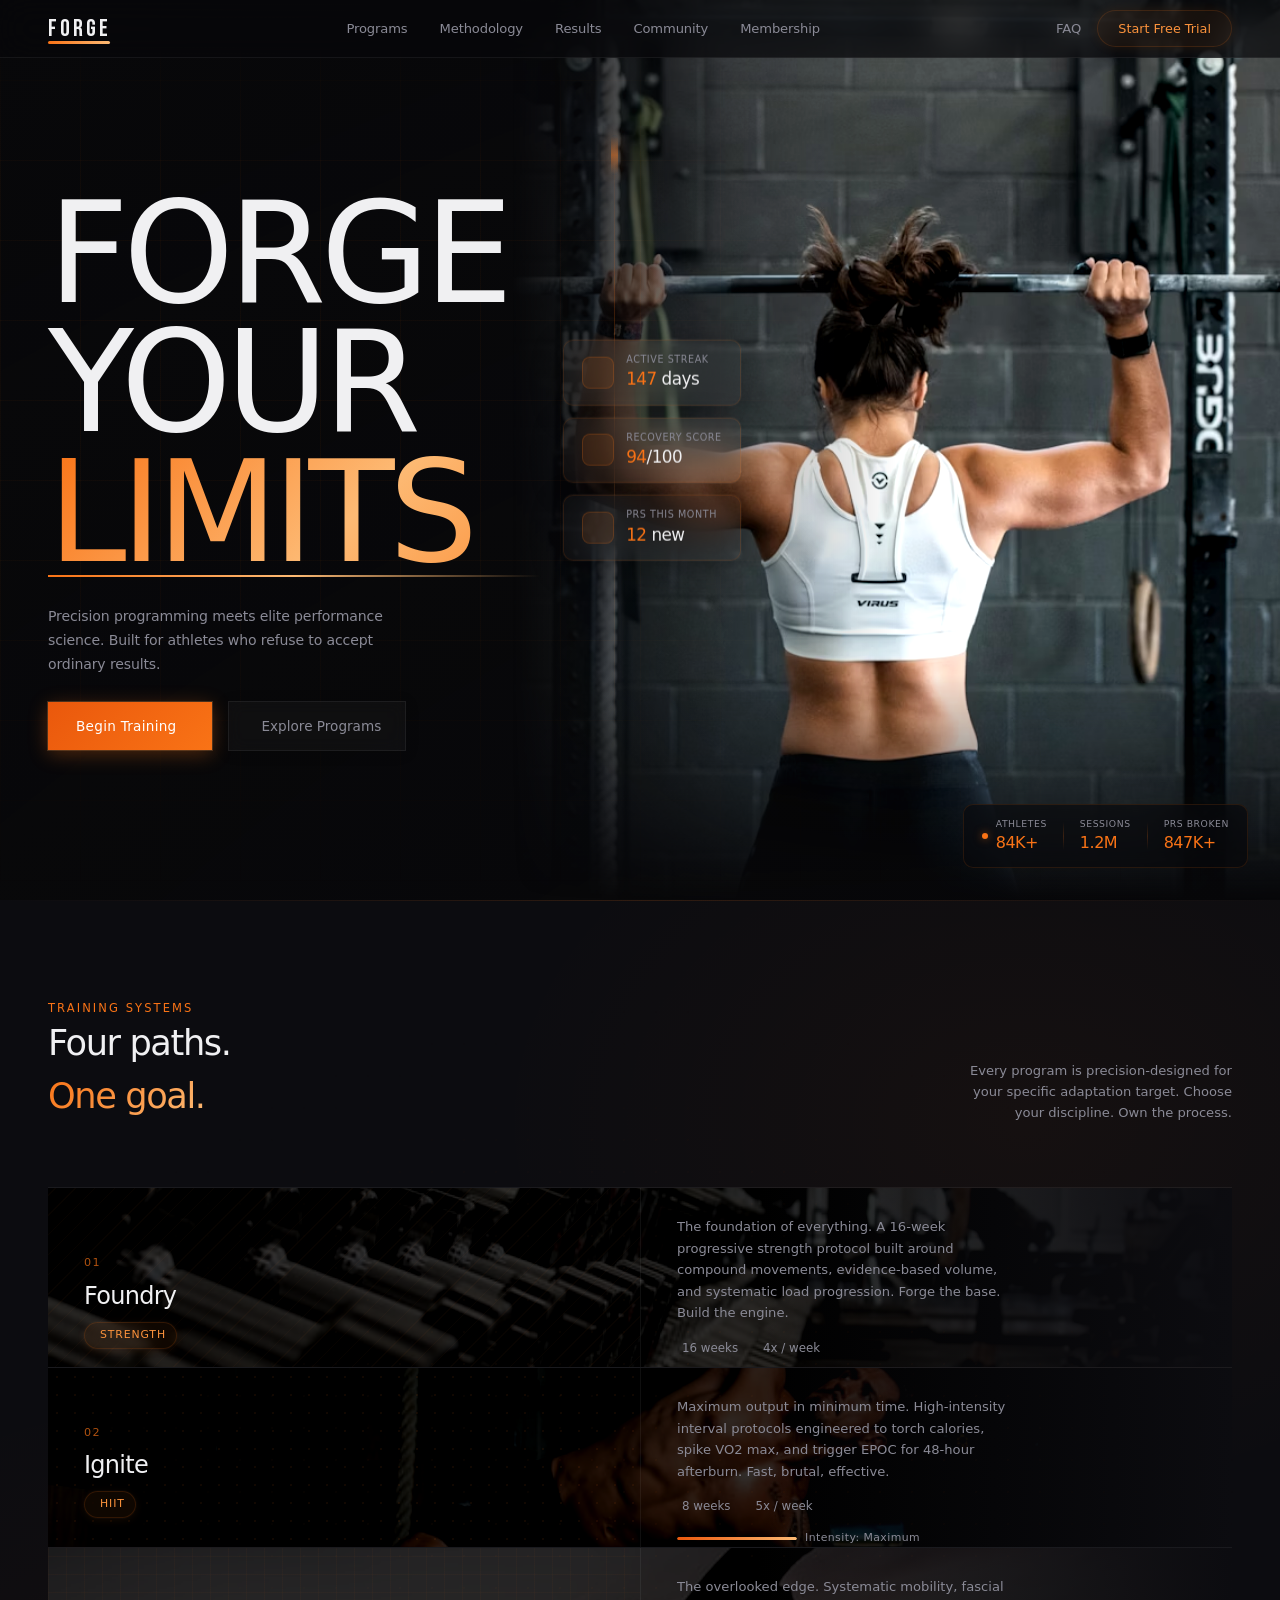
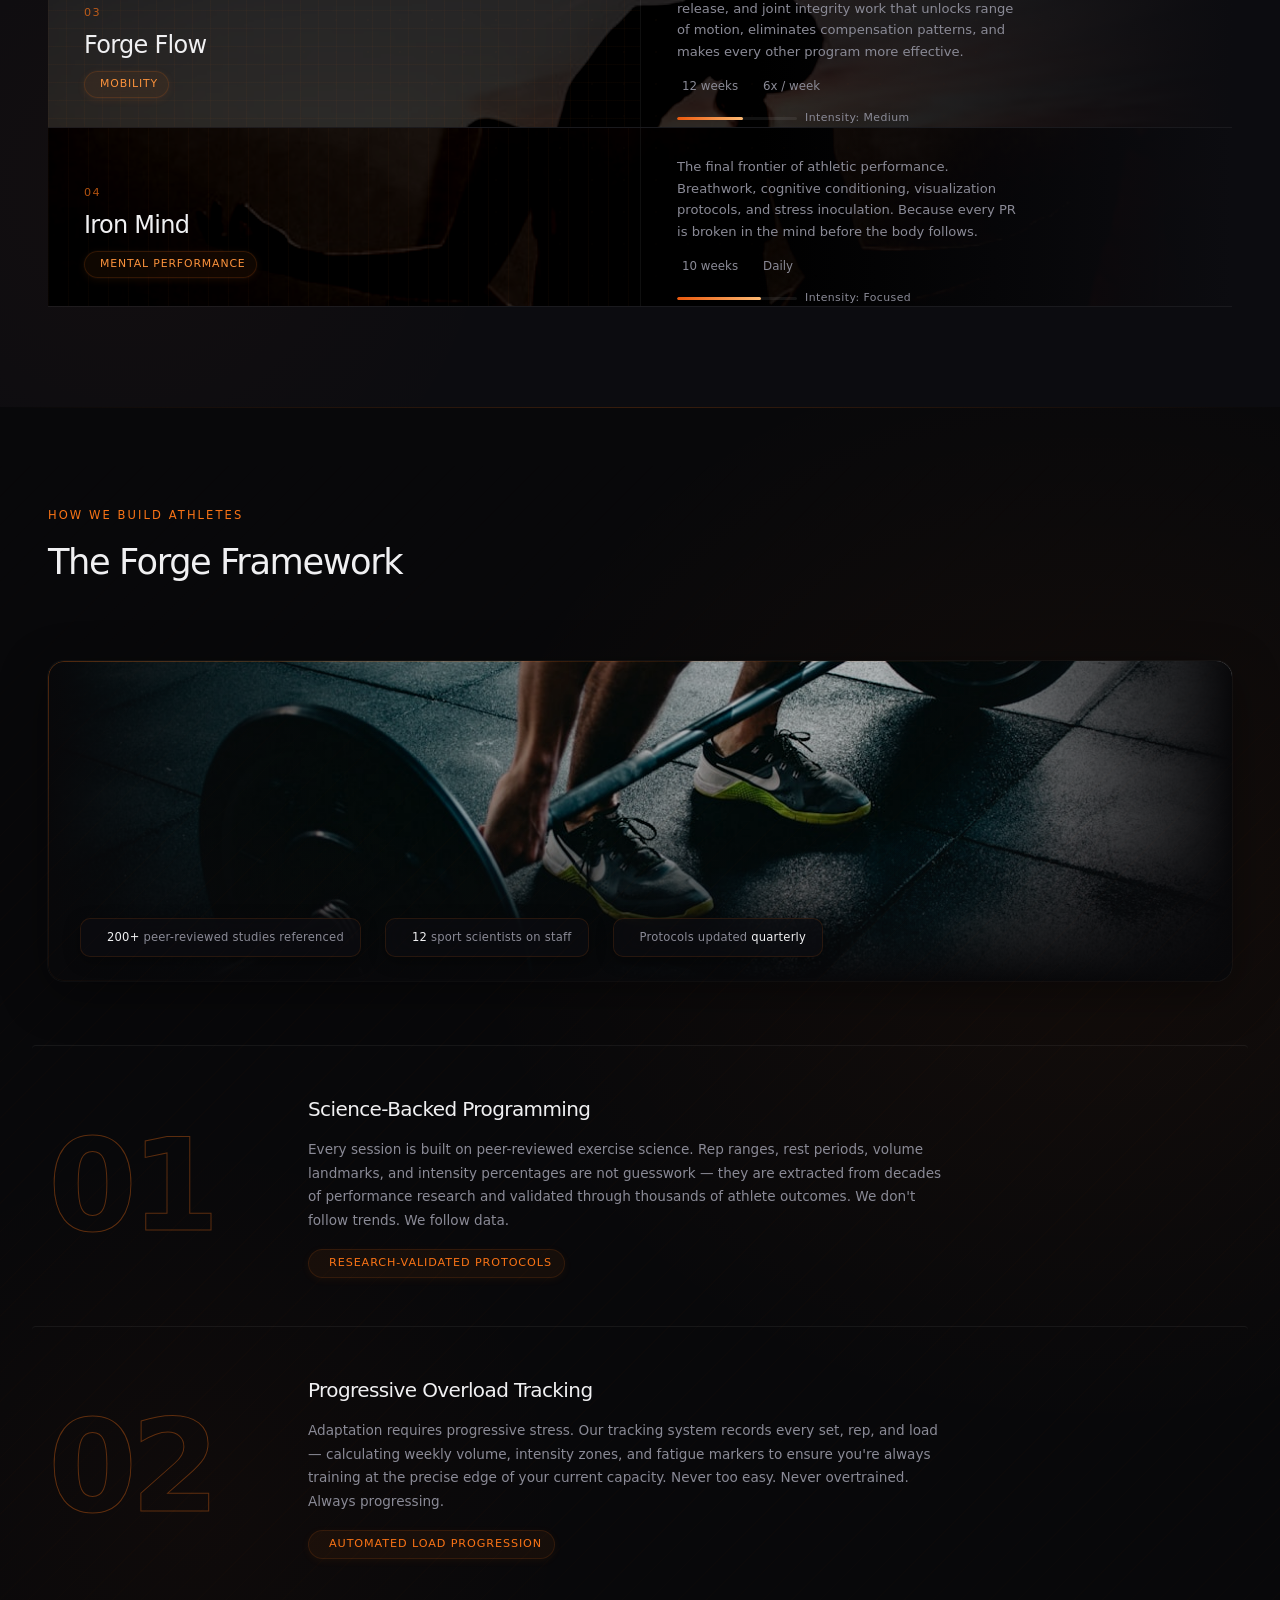
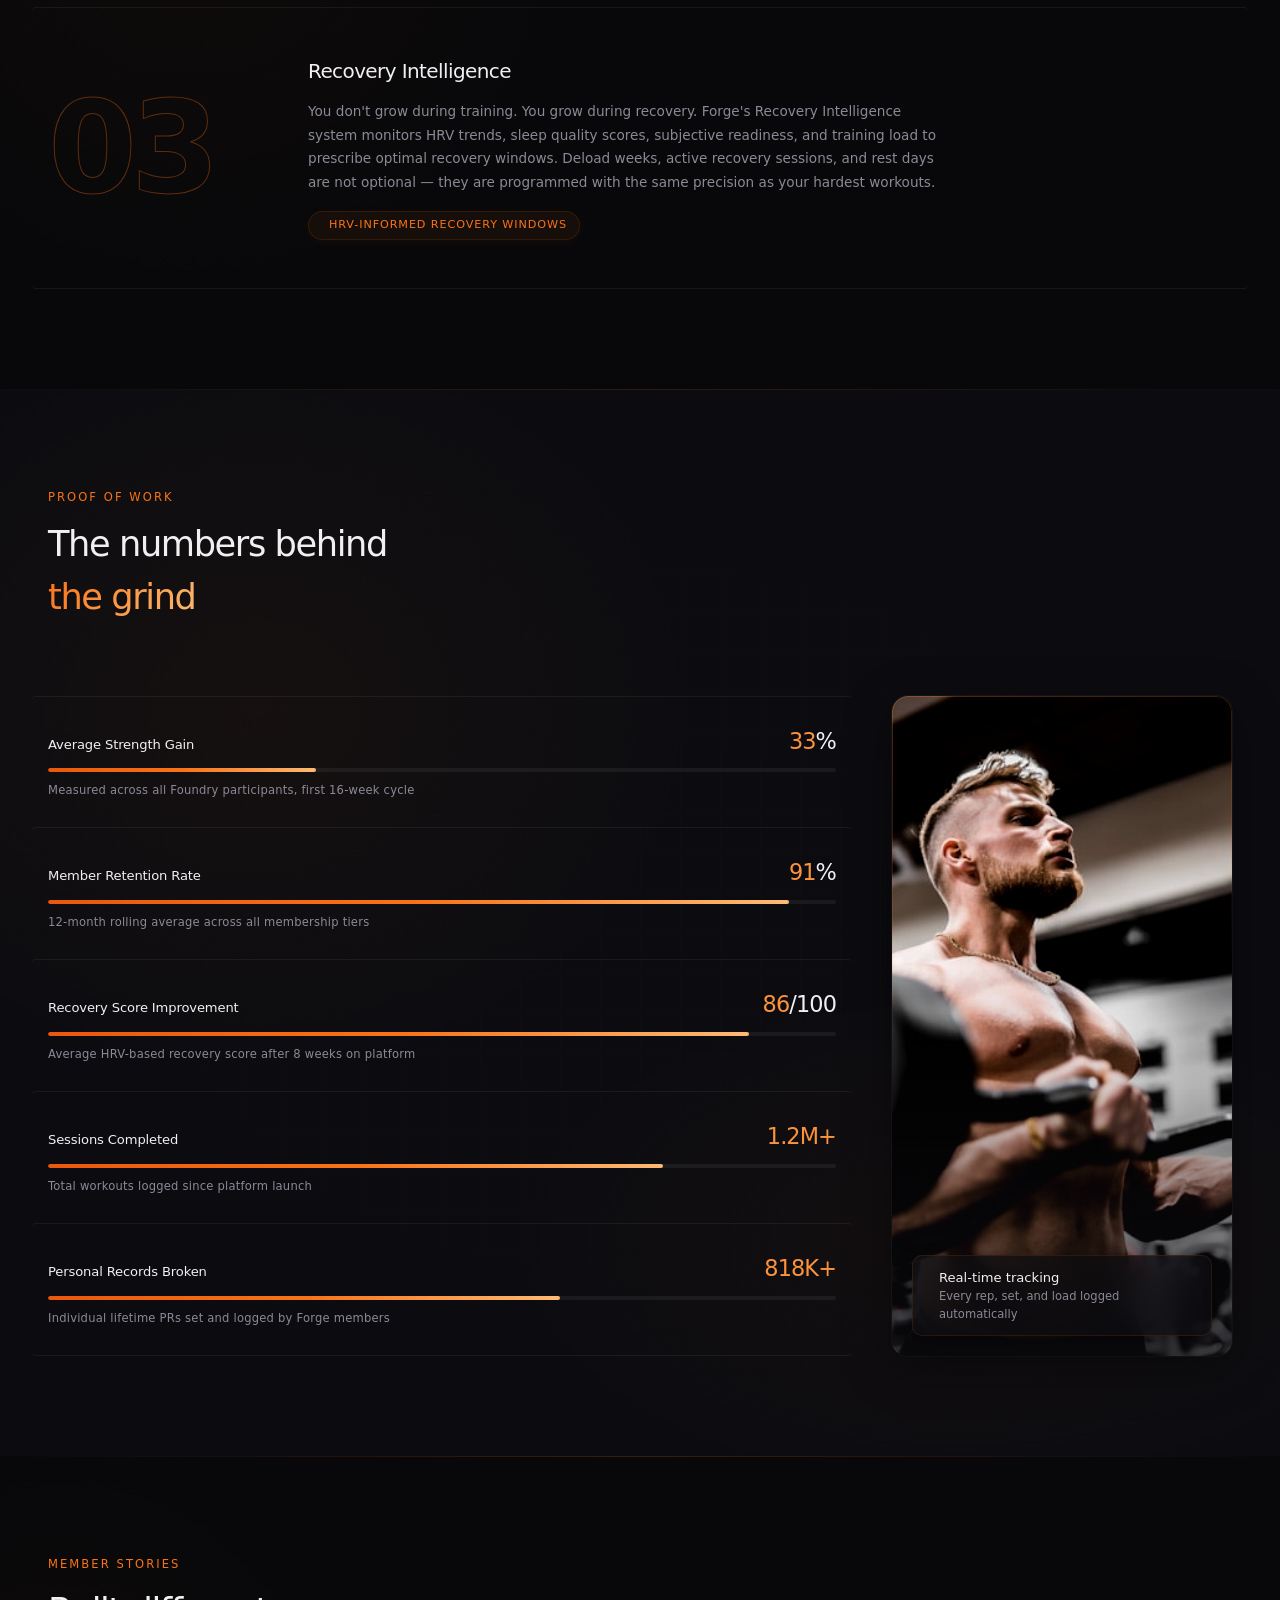
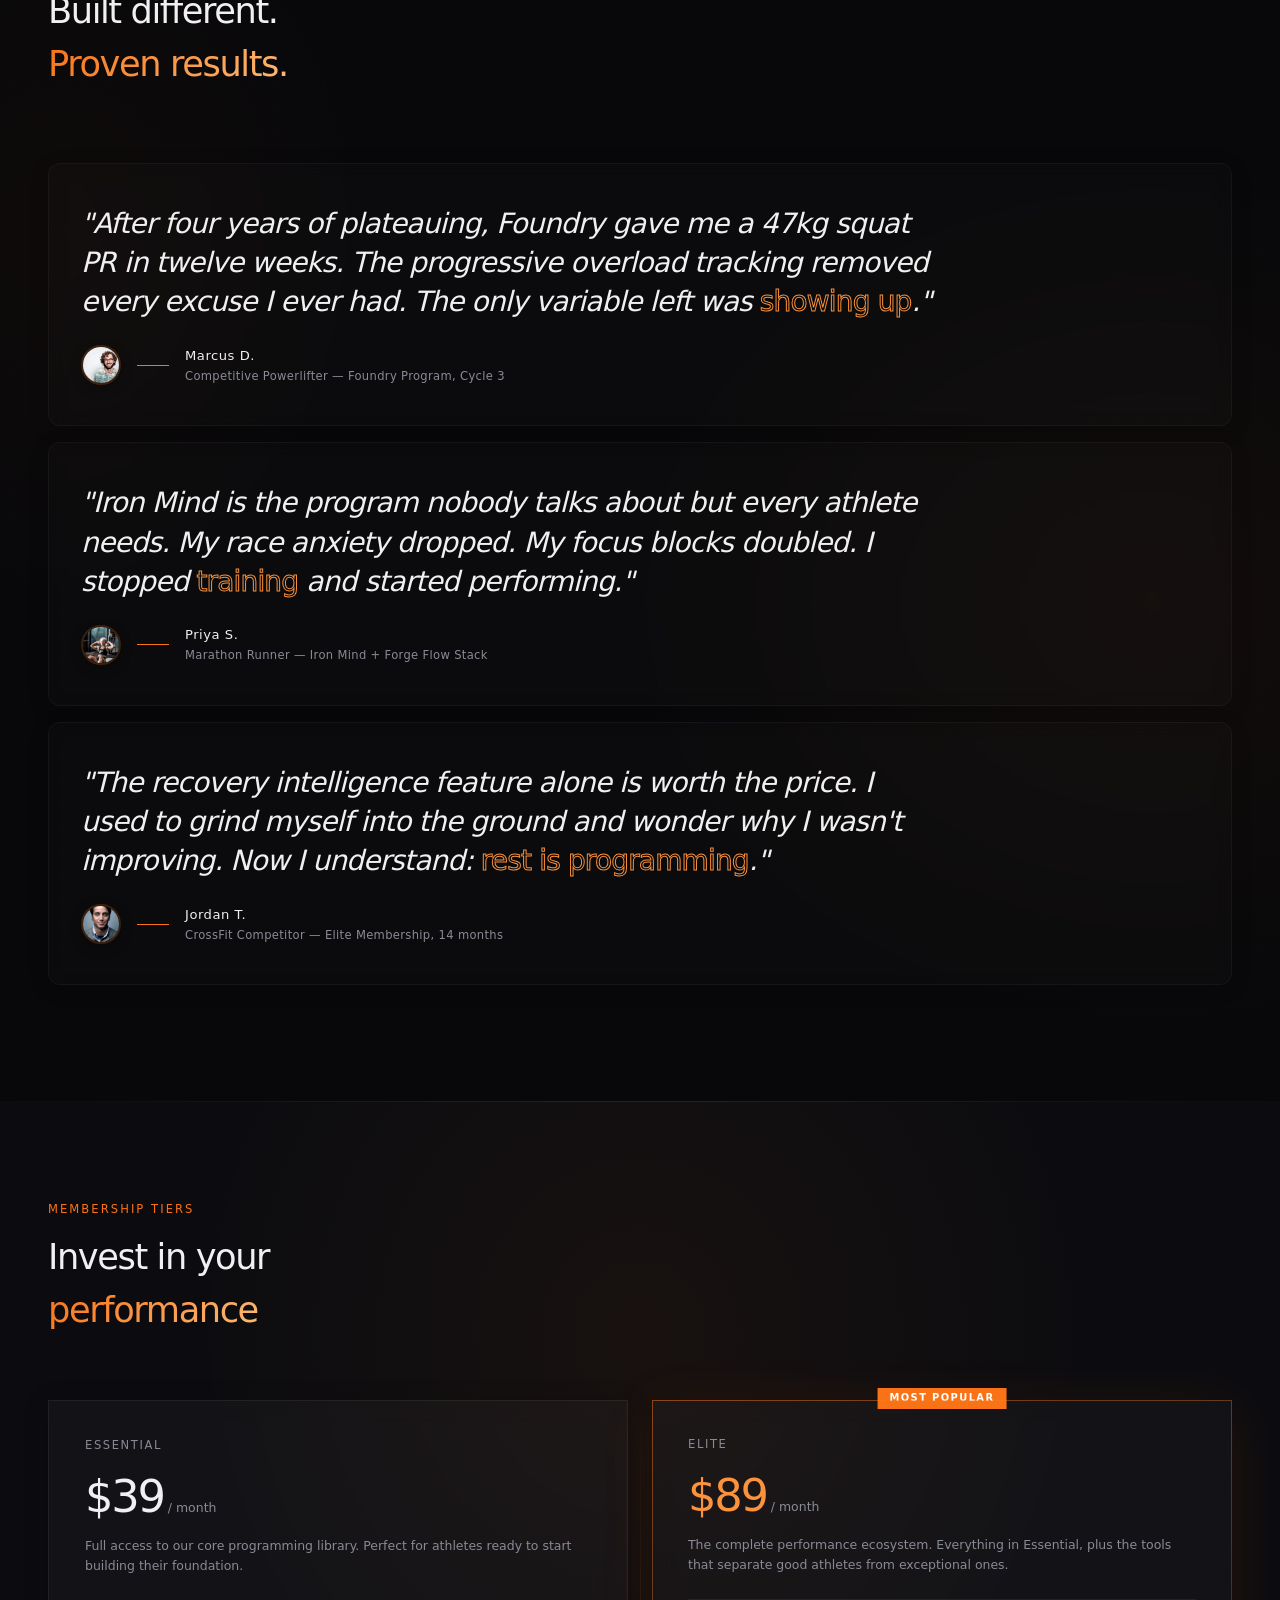
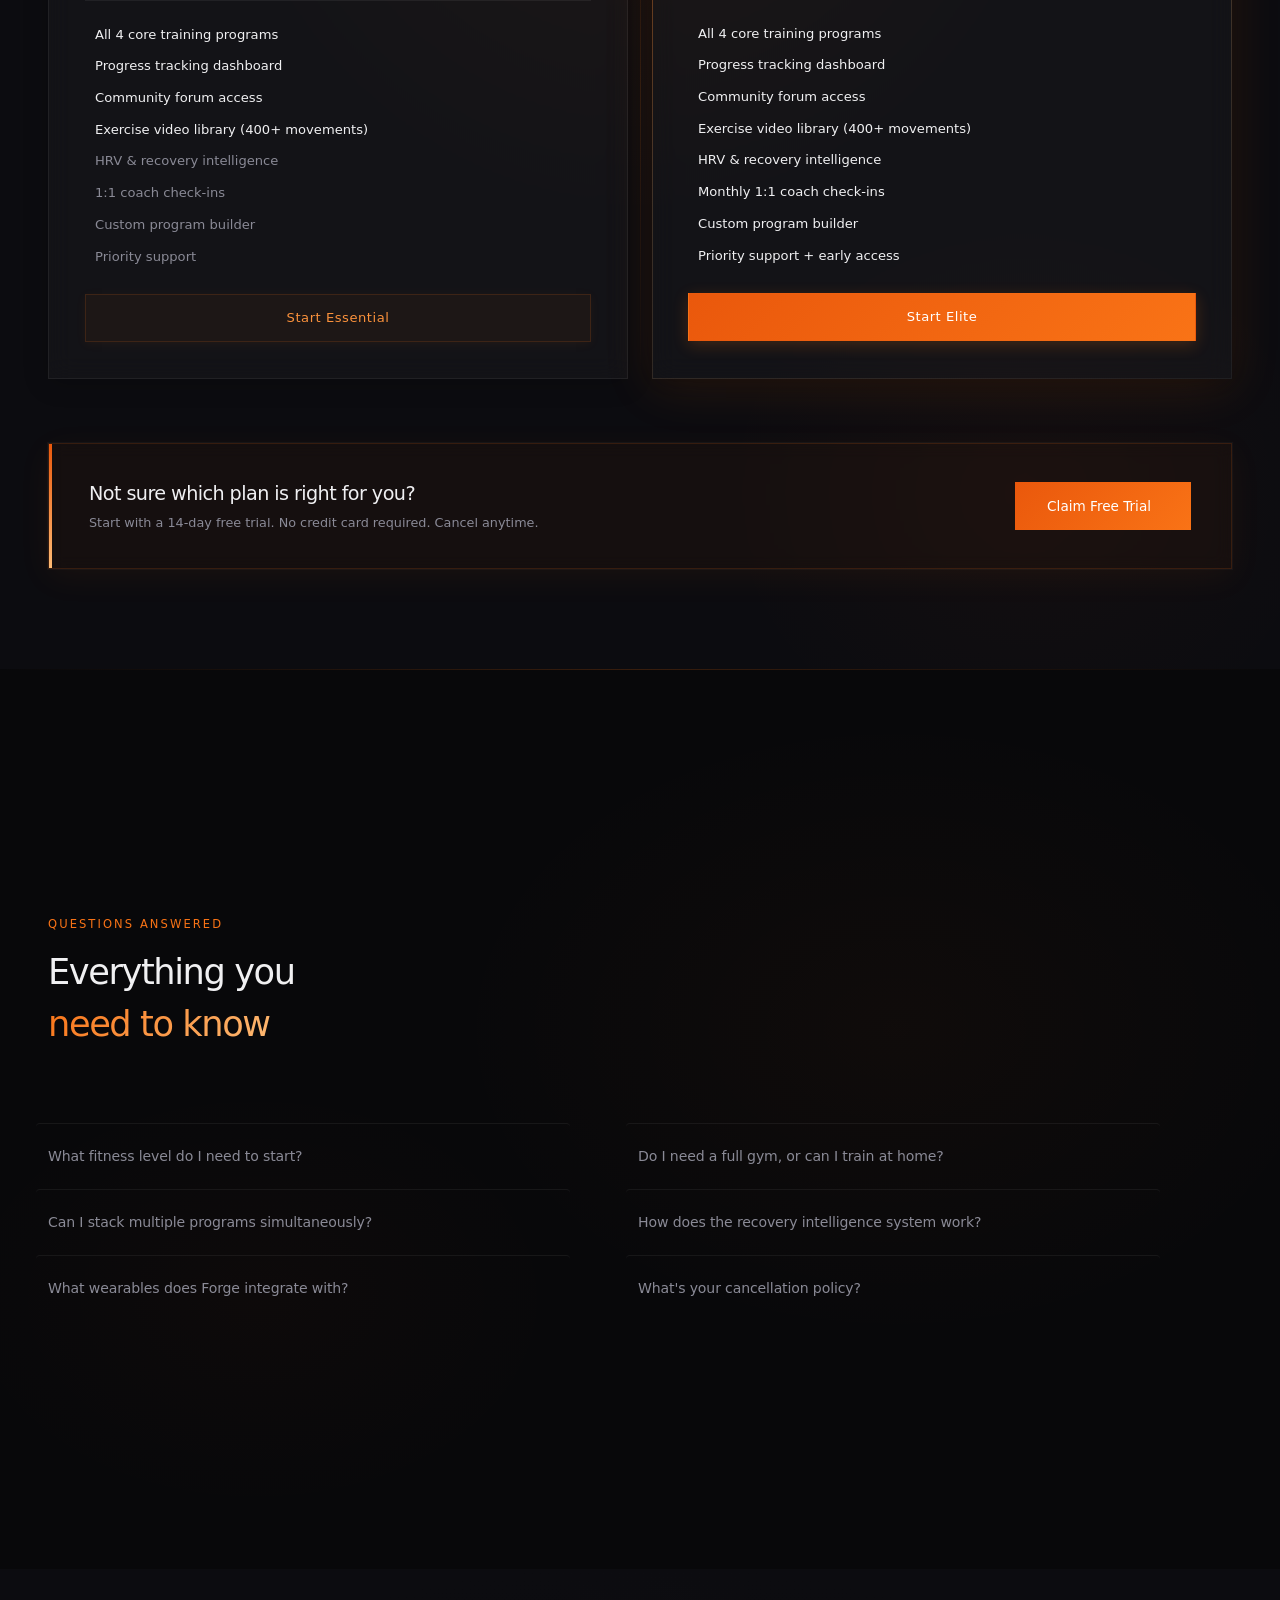
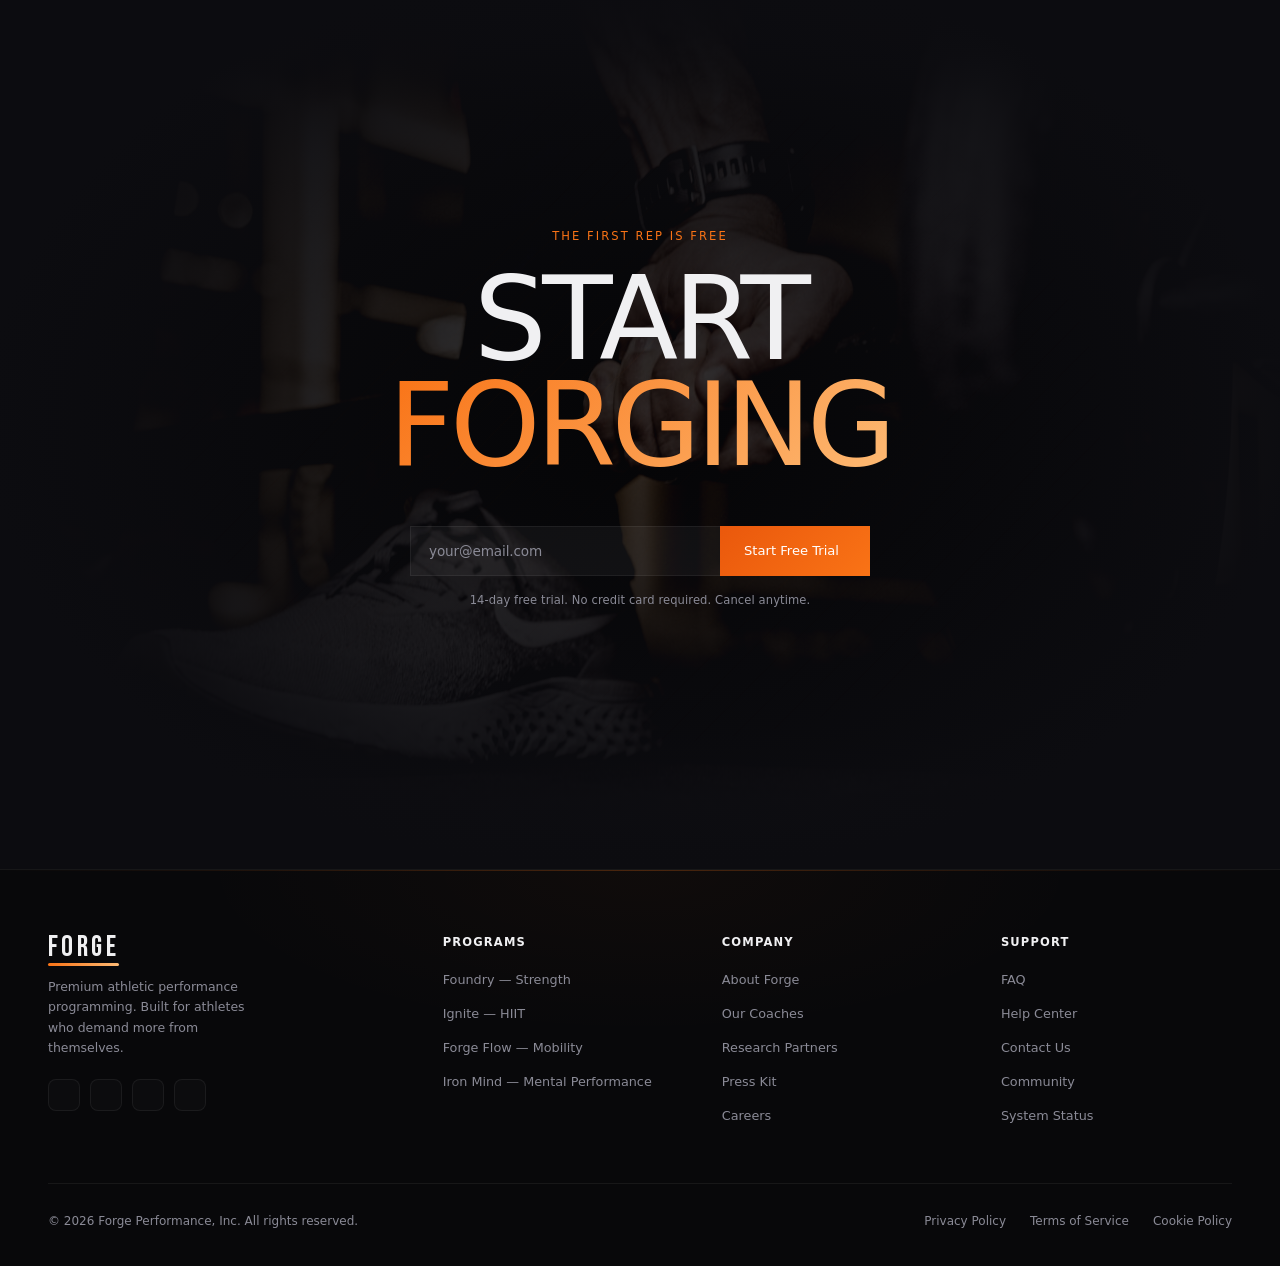
<file: referencia/forge-platform-42.aura.build/index.html>
<html lang="en"><head>
<script id="aura-supabase-token-firewall">(function () {
  if (window.__AURA_SUPABASE_FIREWALL__) return;
  window.__AURA_SUPABASE_FIREWALL__ = true;

  var SUPABASE_HOST = "hoirqrkdgbmvpwutwuwj.supabase.co";
  var BLOCKED_KEY_PATTERNS = [
    /^sb-[a-z0-9-]+-auth-token$/i,
    /^supabase\.auth\.token$/i
  ];

  function isBlockedStorageKey(key) {
    if (typeof key !== "string") return false;
    for (var i = 0; i < BLOCKED_KEY_PATTERNS.length; i++) {
      if (BLOCKED_KEY_PATTERNS[i].test(key)) return true;
    }
    return false;
  }

  function toAbsoluteUrl(input) {
    try {
      return new URL(input, window.location.href);
    } catch {
      return null;
    }
  }

  function isSupabaseDestination(input) {
    var parsed = toAbsoluteUrl(input);
    if (!parsed) return false;
    if (SUPABASE_HOST && parsed.host === SUPABASE_HOST) return true;
    return parsed.host.endsWith(".supabase.co");
  }

  function pathLooksSensitive(input) {
    var parsed = toAbsoluteUrl(input);
    if (!parsed) return false;
    return /^\/(auth|rest|functions)\/v1\//.test(parsed.pathname || "");
  }

  function headersContainAuth(headersLike) {
    if (!headersLike) return false;

    try {
      if (typeof Headers !== "undefined" && headersLike instanceof Headers) {
        return !!(headersLike.get("authorization") || headersLike.get("apikey"));
      }
    } catch {}

    if (Array.isArray(headersLike)) {
      for (var i = 0; i < headersLike.length; i++) {
        var pair = headersLike[i] || [];
        var name = String(pair[0] || "").toLowerCase();
        if (name === "authorization" || name === "apikey") return true;
      }
      return false;
    }

    if (typeof headersLike === "object") {
      var keys = Object.keys(headersLike);
      for (var j = 0; j < keys.length; j++) {
        var k = keys[j].toLowerCase();
        if (k === "authorization" || k === "apikey") return true;
      }
    }
    return false;
  }

  function requestLooksSensitive(input, init, extraHeaders) {
    var url = "";
    try {
      if (typeof input === "string") {
        url = input;
      } else if (input && typeof input.url === "string") {
        url = input.url;
      }
    } catch {}

    var headers =
      (init && init.headers) ||
      (input && input.headers) ||
      extraHeaders ||
      null;
    var hasAuthHeaders = headersContainAuth(headers);
    if (hasAuthHeaders) return true;

    if (!url) return false;
    if (isSupabaseDestination(url) && pathLooksSensitive(url)) return true;
    return false;
  }

  function patchStorage(storage, storageName) {
    if (!storage) return;
    var proto = Object.getPrototypeOf(storage);
    if (!proto || proto.__auraSupabaseFirewallPatched) return;

    var rawGetItem = proto.getItem;
    var rawSetItem = proto.setItem;
    var rawRemoveItem = proto.removeItem;
    var rawClear = proto.clear;
    var rawKey = proto.key;
    var rawLengthDescriptor = Object.getOwnPropertyDescriptor(proto, "length");
    var rawLengthGet = rawLengthDescriptor && rawLengthDescriptor.get;

    function getRawLength(instance) {
      try {
        if (rawLengthGet) return Number(rawLengthGet.call(instance) || 0);
      } catch {}
      try {
        return Number(instance.length || 0);
      } catch {}
      return 0;
    }

    function getVisibleKeys(instance) {
      var visible = [];
      var total = getRawLength(instance);
      for (var i = 0; i < total; i++) {
        var currentKey = rawKey.call(instance, i);
        if (currentKey && !isBlockedStorageKey(currentKey)) {
          visible.push(currentKey);
        }
      }
      return visible;
    }

    function maskBlockedKeyProperty(instance, keyName) {
      if (!keyName || !isBlockedStorageKey(keyName)) return;
      try {
        Object.defineProperty(instance, keyName, {
          configurable: true,
          enumerable: false,
          get: function () {
            return null;
          },
          set: function () {
            return true;
          }
        });
      } catch {}
    }

    function syncBlockedKeyProperties(instance) {
      var total = getRawLength(instance);
      for (var i = 0; i < total; i++) {
        var k = rawKey.call(instance, i);
        if (k) maskBlockedKeyProperty(instance, k);
      }
    }

    proto.getItem = function (key) {
      syncBlockedKeyProperties(this);
      if (isBlockedStorageKey(String(key))) return null;
      return rawGetItem.call(this, key);
    };

    proto.setItem = function (key, value) {
      if (isBlockedStorageKey(String(key))) return;
      return rawSetItem.call(this, key, value);
    };

    proto.removeItem = function (key) {
      if (isBlockedStorageKey(String(key))) return;
      return rawRemoveItem.call(this, key);
    };

    proto.clear = function () {
      if (typeof rawClear !== "function") return;

      // Preserve blocked keys across clear() to prevent auth token/session wipe.
      var preservedBlockedEntries = [];
      var total = getRawLength(this);
      for (var i = 0; i < total; i++) {
        var blockedKey = rawKey.call(this, i);
        if (blockedKey && isBlockedStorageKey(blockedKey)) {
          preservedBlockedEntries.push([
            blockedKey,
            rawGetItem.call(this, blockedKey),
          ]);
        }
      }

      rawClear.call(this);

      for (var j = 0; j < preservedBlockedEntries.length; j++) {
        var entry = preservedBlockedEntries[j];
        var key = entry[0];
        var value = entry[1];
        if (typeof key === "string" && typeof value === "string") {
          rawSetItem.call(this, key, value);
        }
      }

      syncBlockedKeyProperties(this);
    };

    proto.key = function (index) {
      syncBlockedKeyProperties(this);
      var visible = getVisibleKeys(this);
      return visible[index] || null;
    };

    try {
      Object.defineProperty(proto, "length", {
        configurable: true,
        enumerable: false,
        get: function () {
          syncBlockedKeyProperties(this);
          return getVisibleKeys(this).length;
        }
      });
    } catch {}

    var proxyStorage = null;
    try {
      proxyStorage = new Proxy(storage, {
        get: function (target, prop) {
          if (typeof prop === "string" && isBlockedStorageKey(prop)) return null;
          if (prop === "length") return getVisibleKeys(target).length;
          if (prop === "key") {
            return function (index) {
              var visible = getVisibleKeys(target);
              return visible[index] || null;
            };
          }
          if (prop === "clear") {
            return function () {
              if (typeof rawClear !== "function") return;

              var preservedBlockedEntries = [];
              var total = getRawLength(target);
              for (var i = 0; i < total; i++) {
                var blockedKey = rawKey.call(target, i);
                if (blockedKey && isBlockedStorageKey(blockedKey)) {
                  preservedBlockedEntries.push([
                    blockedKey,
                    rawGetItem.call(target, blockedKey),
                  ]);
                }
              }

              rawClear.call(target);

              for (var j = 0; j < preservedBlockedEntries.length; j++) {
                var entry = preservedBlockedEntries[j];
                var key = entry[0];
                var value = entry[1];
                if (typeof key === "string" && typeof value === "string") {
                  rawSetItem.call(target, key, value);
                }
              }

              syncBlockedKeyProperties(target);
            };
          }

          var value = target[prop];
          if (typeof value === "function") return value.bind(target);
          return value;
        },
        set: function (target, prop, value) {
          if (typeof prop === "string" && isBlockedStorageKey(prop)) return true;
          target[prop] = value;
          return true;
        },
        has: function (target, prop) {
          if (typeof prop === "string" && isBlockedStorageKey(prop)) return false;
          return prop in target;
        },
        deleteProperty: function (target, prop) {
          if (typeof prop === "string" && isBlockedStorageKey(prop)) return true;
          try {
            delete target[prop];
          } catch {}
          return true;
        },
        ownKeys: function (target) {
          return getVisibleKeys(target);
        },
        getOwnPropertyDescriptor: function (target, prop) {
          if (typeof prop === "string" && isBlockedStorageKey(prop)) {
            return undefined;
          }
          if (prop === "length") {
            return {
              configurable: true,
              enumerable: false,
              value: getVisibleKeys(target).length,
              writable: false
            };
          }
          return Object.getOwnPropertyDescriptor(target, prop);
        }
      });
    } catch {}

    try {
      if (proxyStorage) {
        Object.defineProperty(window, storageName, {
          configurable: true,
          enumerable: true,
          get: function () {
            return proxyStorage;
          }
        });
      }
    } catch {}

    syncBlockedKeyProperties(storage);
    proto.__auraSupabaseFirewallPatched = true;
  }

  function patchCookieAccess() {
    try {
      var cookieDescriptor = Object.getOwnPropertyDescriptor(Document.prototype, "cookie");
      if (!cookieDescriptor || !cookieDescriptor.configurable) return;

      Object.defineProperty(document, "cookie", {
        configurable: true,
        enumerable: false,
        get: function () {
          return "";
        },
        set: function () {
          return true;
        }
      });
    } catch {}
  }

  function patchFetch() {
    if (typeof window.fetch !== "function") return;
    var rawFetch = window.fetch.bind(window);
    window.fetch = function (input, init) {
      if (requestLooksSensitive(input, init, null)) {
        return Promise.reject(new Error("Blocked by Aura security policy"));
      }
      return rawFetch(input, init);
    };
  }

  function patchXHR() {
    if (typeof XMLHttpRequest === "undefined") return;
    var rawOpen = XMLHttpRequest.prototype.open;
    var rawSetHeader = XMLHttpRequest.prototype.setRequestHeader;
    var rawSend = XMLHttpRequest.prototype.send;

    XMLHttpRequest.prototype.open = function (method, url) {
      this.__auraRequestUrl = String(url || "");
      this.__auraHeaders = {};
      return rawOpen.apply(this, arguments);
    };

    XMLHttpRequest.prototype.setRequestHeader = function (name, value) {
      if (!this.__auraHeaders) this.__auraHeaders = {};
      this.__auraHeaders[String(name || "").toLowerCase()] = String(value || "");
      return rawSetHeader.apply(this, arguments);
    };

    XMLHttpRequest.prototype.send = function () {
      if (requestLooksSensitive(this.__auraRequestUrl || "", null, this.__auraHeaders || null)) {
        throw new Error("Blocked by Aura security policy");
      }
      return rawSend.apply(this, arguments);
    };
  }

  function patchBeacon() {
    if (typeof navigator.sendBeacon !== "function") return;
    var rawBeacon = navigator.sendBeacon.bind(navigator);
    navigator.sendBeacon = function (url, data) {
      if (requestLooksSensitive(url, null, null)) return false;
      return rawBeacon(url, data);
    };
  }

  function patchWebSocket() {
    if (typeof WebSocket === "undefined") return;
    var RawWebSocket = WebSocket;
    window.WebSocket = function (url, protocols) {
      if (requestLooksSensitive(String(url || ""), null, null)) {
        throw new Error("Blocked by Aura security policy");
      }
      return new RawWebSocket(url, protocols);
    };
    window.WebSocket.prototype = RawWebSocket.prototype;
  }

  patchStorage(window.localStorage, "localStorage");
  patchStorage(window.sessionStorage, "sessionStorage");
  patchCookieAccess();
  patchFetch();
  patchXHR();
  patchBeacon();
  patchWebSocket();
})();</script>
<meta charset="utf-8"/>
<meta content="width=device-width, initial-scale=1.0" name="viewport"/>
<title>Forge — Premium Fitness &amp; Performance</title>
<meta content="Forge — Premium fitness and athletic performance training. Science-backed programming, progressive overload tracking, and recovery intelligence." name="description"/>
<link href="https://fonts.googleapis.com" rel="preconnect"/>
<link crossorigin="" href="https://fonts.gstatic.com" rel="preconnect"/>
<link href="assets/css2_12fb73902f14.css" rel="stylesheet"/>
<script src="assets/iconify-icon_e5bd14a829b8.js"></script>
<style>
/* ─── Reset & Base ─────────────────────────────────────────── */
*, *::before, *::after { box-sizing: border-box; margin: 0; padding: 0; }
:root {
--bg-0: #08080A;
--bg-1: #0C0C10;
--bg-2: #111118;
--orange: #F97316;
--orange-light: #FB923C;
--peach: #FDBA74;
--orange-deep: #EA580C;
--blue: #3B82F6;
--text: #f0f0f2;
--muted: #8a8a96;
--glass: rgba(255,255,255,0.03);
--border-o: rgba(249,115,22,0.15);
--border-s: rgba(255,255,255,0.06);
}
html { scroll-behavior: smooth; }
body {
font-family: 'Inter', system-ui, -apple-system, sans-serif;
background: var(--bg-0);
color: var(--text);
overflow-x: hidden;
-webkit-font-smoothing: antialiased;
}
a { color: inherit; text-decoration: none; }
ul { list-style: none; }
img { display: block; max-width: 100%; }
/* ─── Grain overlay ─────────────────────────────────────────── */
body::before {
content: '';
position: fixed;
inset: 0;
pointer-events: none;
z-index: 9999;
opacity: 0.035;
background-image: url("filter_3E_3Crect_width__100_25_8492797d095a.html")'/%3E%3C/svg%3E");
background-size: 180px 180px;
}
/* ─── Scroll reveal ─────────────────────────────────────────── */
.reveal {
opacity: 0;
transform: translateY(24px);
transition: opacity 0.7s ease, transform 0.7s ease;
}
.reveal.visible { opacity: 1; transform: translateY(0); }
.reveal-left {
opacity: 0;
transform: translateX(-40px);
transition: opacity 0.7s ease, transform 0.7s ease;
}
.reveal-left.visible { opacity: 1; transform: translateX(0); }
.reveal-right {
opacity: 0;
transform: translateX(40px);
transition: opacity 0.7s ease, transform 0.7s ease;
}
.reveal-right.visible { opacity: 1; transform: translateX(0); }
.stagger-up .reveal-child {
opacity: 0;
transform: translateY(24px);
transition: opacity 0.6s ease, transform 0.6s ease;
}
.stagger-up.visible .reveal-child { opacity: 1; transform: translateY(0); }
.stagger-up.visible .reveal-child:nth-child(1) { transition-delay: 0ms; }
.stagger-up.visible .reveal-child:nth-child(2) { transition-delay: 100ms; }
.stagger-up.visible .reveal-child:nth-child(3) { transition-delay: 200ms; }
.stagger-up.visible .reveal-child:nth-child(4) { transition-delay: 300ms; }
.stagger-up.visible .reveal-child:nth-child(5) { transition-delay: 400ms; }
.stagger-up.visible .reveal-child:nth-child(6) { transition-delay: 500ms; }
/* ─── Typography helpers ────────────────────────────────────── */
.text-grad {
background: linear-gradient(135deg, var(--orange) 0%, var(--peach) 100%);
-webkit-background-clip: text;
-webkit-text-fill-color: transparent;
background-clip: text;
}
.section-label {
font-size: 0.72rem;
letter-spacing: 0.18em;
text-transform: uppercase;
color: var(--orange);
font-weight: 500;
}
/* ─── NAV ────────────────────────────────────────────────────── */
nav {
position: fixed;
top: 0; left: 0; right: 0;
z-index: 1000;
display: flex;
align-items: center;
justify-content: space-between;
padding: 10px 48px;
background: rgba(8,8,10,0.72);
backdrop-filter: blur(16px);
-webkit-backdrop-filter: blur(16px);
border-bottom: 1px solid var(--border-s);
transition: background 0.3s;
}
.nav-logo {
display: inline-flex;
align-items: center;
gap: 0;
position: relative;
}
.logo-text {
font-family: 'Bebas Neue', sans-serif;
font-weight: 400;
letter-spacing: 0.12em;
color: var(--text);
line-height: 1;
position: relative;
}
.nav-logo .logo-text {
font-size: 1.5rem;
}
.logo-text::after {
content: '';
position: absolute;
bottom: -3px;
left: 0;
width: 100%;
height: 2.5px;
border-radius: 2px;
background: linear-gradient(90deg, var(--orange), var(--peach));
}
.nav-links {
display: flex;
align-items: center;
gap: 32px;
}
.nav-links a {
font-size: 0.82rem;
font-weight: 400;
color: var(--muted);
letter-spacing: -0.01em;
transition: color 0.2s;
}
.nav-links a:hover { color: var(--text); }
.nav-cta {
display: flex;
align-items: center;
gap: 16px;
}
.nav-cta a:first-child {
font-size: 0.82rem;
color: var(--muted);
transition: color 0.2s;
}
.nav-cta a:first-child:hover { color: var(--text); }
.btn-nav {
font-size: 0.8rem;
font-weight: 500;
padding: 8px 20px;
border-radius: 999px;
background: rgba(249,115,22,0.06);
border: 1px solid var(--border-o);
color: var(--orange-light);
cursor: pointer;
transition: background 0.2s, box-shadow 0.2s;
position: relative;
overflow: hidden;
box-shadow: 0 0 12px rgba(249,115,22,0.1);
animation: navGlow 3s ease-in-out infinite;
}
@keyframes navGlow {
0%, 100% { box-shadow: 0 0 12px rgba(249,115,22,0.1); }
50% { box-shadow: 0 0 20px rgba(249,115,22,0.2); }
}
.btn-nav::before {
content: '';
position: absolute;
inset: 0;
background: linear-gradient(135deg, rgba(249,115,22,0.12), transparent);
opacity: 0;
transition: opacity 0.2s;
}
.btn-nav:hover::before { opacity: 1; }
.btn-nav:hover { box-shadow: 0 0 16px rgba(249,115,22,0.25); }
/* Hamburger */
.hamburger {
display: none;
flex-direction: column;
gap: 5px;
cursor: pointer;
padding: 4px;
background: none;
border: none;
}
.hamburger span {
display: block;
width: 22px; height: 1.5px;
background: var(--text);
transition: transform 0.3s, opacity 0.3s;
transform-origin: center;
}
.hamburger.open span:nth-child(1) { transform: translateY(6.5px) rotate(45deg); }
.hamburger.open span:nth-child(2) { opacity: 0; transform: scaleX(0); }
.hamburger.open span:nth-child(3) { transform: translateY(-6.5px) rotate(-45deg); }
.mobile-menu {
display: none;
position: fixed;
top: 53px; left: 0; right: 0;
background: rgba(8,8,10,0.97);
backdrop-filter: blur(20px);
border-bottom: 1px solid var(--border-s);
padding: 24px 24px 32px;
z-index: 999;
flex-direction: column;
gap: 20px;
}
.mobile-menu.open { display: flex; }
.mobile-menu a {
font-size: 1rem;
color: var(--muted);
letter-spacing: -0.02em;
padding: 8px 0;
border-bottom: 1px solid var(--border-s);
transition: color 0.2s;
}
.mobile-menu a:hover { color: var(--text); }
/* ─── GLITCH EFFECT ─────────────────────────────────────────── */
@keyframes glitch-r {
0%, 90%, 100% { text-shadow: none; }
91% { text-shadow: -3px 0 rgba(249,115,22,0.9), 3px 0 rgba(59,130,246,0.7); }
93% { text-shadow: 3px 0 rgba(249,115,22,0.9), -3px 0 rgba(59,130,246,0.7); }
95% { text-shadow: -2px 0 rgba(253,186,116,0.8), 2px 0 rgba(234,88,12,0.8); }
97% { text-shadow: none; }
}
.glitch-text:hover {
animation: glitch-r 0.6s steps(1) forwards;
}
/* ─── SECTION 1: HERO ────────────────────────────────────────── */
#hero {
position: relative;
height: 100vh;
display: flex;
flex-direction: column;
overflow: hidden;
}
.hero-mesh {
position: absolute;
inset: 0;
z-index: 0;
background:
radial-gradient(ellipse 80% 60% at 70% 40%, rgba(249,115,22,0.08) 0%, transparent 60%),
radial-gradient(ellipse 60% 50% at 20% 70%, rgba(234,88,12,0.06) 0%, transparent 55%),
radial-gradient(ellipse 100% 80% at 50% 50%, rgba(8,8,10,0) 0%, var(--bg-0) 80%);
background-size: 400% 400%;
animation: meshDrift 25s ease-in-out infinite;
}
@keyframes meshDrift {
0%   { background-position: 0% 50%, 100% 0%, 50% 50%; }
33%  { background-position: 50% 0%, 0% 100%, 30% 70%; }
66%  { background-position: 100% 50%, 50% 0%, 70% 30%; }
100% { background-position: 0% 50%, 100% 0%, 50% 50%; }
}
.hero-grid-lines {
position: absolute;
inset: 0;
z-index: 0;
background-image:
linear-gradient(rgba(249,115,22,0.04) 1px, transparent 1px),
linear-gradient(90deg, rgba(249,115,22,0.04) 1px, transparent 1px);
background-size: 80px 80px;
mask-image: linear-gradient(to bottom, transparent 0%, black 20%, black 60%, transparent 100%);
}
/* Animated vertical accent line */
.hero-accent-line {
position: absolute;
left: 48%;
top: 15%;
bottom: 15%;
width: 1px;
z-index: 1;
background: linear-gradient(to bottom, transparent, rgba(249,115,22,0.4), rgba(253,186,116,0.2), transparent);
opacity: 0.6;
}
.hero-accent-line::before {
content: '';
position: absolute;
top: 0;
left: -3px;
width: 7px;
height: 40px;
background: linear-gradient(to bottom, transparent, rgba(249,115,22,0.8), transparent);
border-radius: 4px;
animation: accentPulse 4s ease-in-out infinite;
box-shadow: 0 0 16px rgba(249,115,22,0.4);
}
@keyframes accentPulse {
0%, 100% { top: 0%; opacity: 0; }
10% { opacity: 1; }
90% { opacity: 1; }
100% { top: 100%; opacity: 0; }
}
/* Floating glass metric cards in hero */
.hero-float-metrics {
position: absolute;
z-index: 2;
display: flex;
flex-direction: column;
gap: 12px;
left: 44%;
top: 50%;
transform: translateY(-50%);
}
.hero-metric {
padding: 12px 18px;
background: rgba(255,255,255,0.03);
backdrop-filter: blur(20px);
-webkit-backdrop-filter: blur(20px);
border: 1px solid rgba(249,115,22,0.12);
border-radius: 10px;
display: flex;
align-items: center;
gap: 12px;
box-shadow: 0 8px 32px rgba(0,0,0,0.3), 0 0 0 1px rgba(255,255,255,0.03);
animation: floatMetric 6s ease-in-out infinite;
}
.hero-metric:nth-child(2) { animation-delay: -2s; }
.hero-metric:nth-child(3) { animation-delay: -4s; }
@keyframes floatMetric {
0%, 100% { transform: translateY(0); }
50% { transform: translateY(-6px); }
}
.hero-metric-icon {
width: 32px;
height: 32px;
border-radius: 8px;
background: rgba(249,115,22,0.1);
border: 1px solid rgba(249,115,22,0.2);
display: flex;
align-items: center;
justify-content: center;
color: var(--orange);
font-size: 15px;
flex-shrink: 0;
}
.hero-metric-label {
font-size: 0.6rem;
color: var(--muted);
letter-spacing: 0.06em;
text-transform: uppercase;
}
.hero-metric-value {
font-size: 1.05rem;
font-weight: 300;
letter-spacing: -0.03em;
color: var(--text);
}
.hero-metric-value span { color: var(--orange); font-weight: 500; }
/* ─── Hero Split Layout ──────────────────────────────────────── */
.hero-split {
position: relative;
z-index: 1;
flex: 1;
display: flex;
flex-direction: column;
justify-content: center;
padding: 80px 48px 40px;
max-width: 46%;
}
.hero-left {
display: flex;
flex-direction: column;
justify-content: center;
}
.hero-left .hero-headline {
flex: unset;
margin-bottom: 28px;
}
.hero-left .hero-desc { margin-bottom: 0; }
.hero-left .hero-desc p { margin-bottom: 24px; }
/* Animated underline on headline */
.hero-headline .line-3 {
position: relative;
}
.hero-headline .line-3::after {
content: '';
position: absolute;
bottom: 0;
left: 0;
width: 100%;
height: 2px;
background: linear-gradient(90deg, var(--orange), var(--peach), transparent);
animation: underlineShimmer 3s ease-in-out infinite;
}
@keyframes underlineShimmer {
0%, 100% { opacity: 0.4; transform: scaleX(0.7); transform-origin: left; }
50% { opacity: 1; transform: scaleX(1); transform-origin: left; }
}
/* ─── Hero Right Visual ──────────────────────────────────────── */
/* WebGL ambient background */
#hero-webgl {
position: absolute;
inset: 0;
z-index: 0;
pointer-events: none;
}
.hero-right {
position: absolute;
top: 0;
right: 0;
bottom: 0;
width: 60%;
z-index: 0;
overflow: hidden;
-webkit-mask-image:
linear-gradient(to right, transparent 0%, rgba(0,0,0,0.3) 15%, rgba(0,0,0,0.7) 30%, black 50%),
linear-gradient(to top, transparent 0%, black 25%);
-webkit-mask-composite: destination-in;
mask-image:
linear-gradient(to right, transparent 0%, rgba(0,0,0,0.3) 15%, rgba(0,0,0,0.7) 30%, black 50%),
linear-gradient(to top, transparent 0%, black 25%);
mask-composite: intersect;
}
.hero-right img {
width: 100%;
height: 100%;
object-fit: cover;
display: block;
filter: saturate(0.85) contrast(1.1);
}
/* HUD overlay stats */
.hero-hud {
position: absolute;
bottom: 32px;
right: 32px;
left: auto;
z-index: 5;
display: flex;
align-items: center;
justify-content: space-between;
padding: 12px 18px;
background: rgba(8,8,10,0.6);
backdrop-filter: blur(20px);
-webkit-backdrop-filter: blur(20px);
border: 1px solid rgba(249,115,22,0.12);
border-radius: 10px;
gap: 16px;
}
.hud-item {
display: flex;
align-items: center;
gap: 8px;
}
.hud-dot {
width: 6px;
height: 6px;
border-radius: 50%;
background: var(--orange);
box-shadow: 0 0 8px rgba(249,115,22,0.6);
animation: pulse-dot 2s ease-in-out infinite;
}
.hud-item-label {
font-size: 0.58rem;
color: var(--muted);
letter-spacing: 0.06em;
text-transform: uppercase;
}
.hud-item-value {
font-size: 1rem;
font-weight: 300;
letter-spacing: -0.03em;
color: var(--text);
}
.hud-item-value span { color: var(--orange); font-weight: 500; }
.hud-separator {
width: 1px;
height: 28px;
background: linear-gradient(to bottom, transparent, rgba(249,115,22,0.2), transparent);
}
.hero-eyebrow {
display: flex;
align-items: center;
gap: 10px;
margin-bottom: 32px;
}
.hero-eyebrow-dot {
width: 6px; height: 6px;
border-radius: 50%;
background: var(--orange);
box-shadow: 0 0 8px rgba(249,115,22,0.6);
animation: pulse-dot 2s ease-in-out infinite;
}
@keyframes pulse-dot {
0%, 100% { box-shadow: 0 0 8px rgba(249,115,22,0.6); }
50% { box-shadow: 0 0 16px rgba(249,115,22,0.9); }
}
.hero-headline {
font-size: clamp(3.5rem, 11vw, 11rem);
font-weight: 200;
letter-spacing: -0.04em;
line-height: 0.92;
text-transform: uppercase;
flex: 1;
}
.hero-headline .line-1 { display: block; color: var(--text); }
.hero-headline .line-2 { display: block; color: var(--text); }
.hero-headline .line-3 {
display: block;
background: linear-gradient(135deg, var(--orange) 0%, var(--peach) 60%, var(--orange-light) 100%);
-webkit-background-clip: text;
-webkit-text-fill-color: transparent;
background-clip: text;
}
.hero-desc {
max-width: 380px;
}
.hero-desc p {
font-size: 0.88rem;
line-height: 1.7;
color: var(--muted);
font-weight: 300;
letter-spacing: -0.01em;
margin-bottom: 28px;
}
.hero-actions {
display: flex;
align-items: center;
gap: 16px;
}
/* Glitch CTA button */
.btn-hero-primary {
position: relative;
display: inline-flex;
align-items: center;
gap: 8px;
padding: 14px 28px;
font-size: 0.85rem;
font-weight: 500;
letter-spacing: 0.02em;
cursor: pointer;
border: none;
color: #fff;
background: linear-gradient(135deg, var(--orange-deep), var(--orange));
overflow: hidden;
clip-path: none;
box-shadow: 0 4px 20px rgba(249,115,22,0.3), 0 0 0 1px rgba(253,186,116,0.2);
transition: box-shadow 0.3s, transform 0.3s;
}
.btn-hero-primary:hover {
box-shadow: 0 8px 32px rgba(249,115,22,0.45), 0 0 0 1px rgba(253,186,116,0.3);
transform: translateY(-1px);
}
.btn-hero-primary::before {
content: '';
position: absolute;
top: 0; left: -100%;
width: 60%;
height: 100%;
background: linear-gradient(90deg, transparent, rgba(255,255,255,0.15), transparent);
transition: left 0.4s ease;
}
.btn-hero-primary:hover::before { left: 150%; }
.btn-hero-primary .btn-text {
position: relative;
z-index: 1;
}
.btn-hero-primary:hover .btn-text {
animation: glitch-r 0.5s steps(1) forwards;
}
.btn-hero-primary iconify-icon {
position: relative;
z-index: 1;
transition: transform 0.2s;
}
.btn-hero-primary:hover iconify-icon { transform: translateX(3px); }
.btn-hero-ghost {
display: inline-flex;
align-items: center;
gap: 8px;
padding: 14px 24px;
font-size: 0.85rem;
font-weight: 400;
color: var(--muted);
background: rgba(255,255,255,0.03);
border: 1px solid var(--border-s);
cursor: pointer;
transition: color 0.2s, border-color 0.2s, box-shadow 0.2s, background 0.2s;
backdrop-filter: blur(8px);
-webkit-backdrop-filter: blur(8px);
box-shadow: 0 2px 12px rgba(0,0,0,0.2);
}
.btn-hero-ghost:hover {
color: var(--text);
border-color: rgba(249,115,22,0.2);
box-shadow: 0 4px 24px rgba(249,115,22,0.1), 0 0 0 1px rgba(249,115,22,0.08);
background: rgba(249,115,22,0.04);
}
/* ─── SECTION 2: PROGRAMS ────────────────────────────────────── */
#programs {
min-height: 100vh;
display: flex;
flex-direction: column;
justify-content: center;
padding: 100px 48px;
background:
radial-gradient(ellipse 60% 50% at 80% 20%, rgba(249,115,22,0.04) 0%, transparent 70%),
radial-gradient(ellipse 50% 60% at 10% 80%, rgba(234,88,12,0.03) 0%, transparent 60%),
var(--bg-1);
position: relative;
}
#programs::before {
content: '';
position: absolute;
top: 0; left: 0; right: 0;
height: 1px;
background: linear-gradient(90deg, transparent, var(--border-o), transparent);
}
#programs::after {
content: '';
position: absolute;
inset: 0;
background-image: radial-gradient(circle, rgba(249,115,22,0.03) 1px, transparent 1px);
background-size: 32px 32px;
mask-image: radial-gradient(ellipse 70% 60% at 50% 50%, black 20%, transparent 70%);
pointer-events: none;
}
.programs-header {
display: flex;
align-items: flex-end;
justify-content: space-between;
margin-bottom: 64px;
}
.programs-header h2 {
font-size: clamp(1.8rem, 3vw, 2.2rem);
font-weight: 200;
letter-spacing: -0.04em;
}
.programs-header p {
font-size: 0.82rem;
color: var(--muted);
max-width: 280px;
text-align: right;
line-height: 1.6;
font-weight: 300;
}
.program-cards {
display: flex;
flex-direction: column;
gap: 0;
}
.program-card {
display: grid;
grid-template-columns: 1fr 1fr;
height: 180px;
border-top: 1px solid var(--border-s);
overflow: hidden;
position: relative;
transition: box-shadow 0.4s ease, border-color 0.4s ease;
}
.program-card:hover {
box-shadow: 0 8px 32px rgba(249,115,22,0.08), 0 0 0 1px rgba(249,115,22,0.1);
border-color: rgba(249,115,22,0.15);
}
.program-card:last-child { border-bottom: 1px solid var(--border-s); }
.program-card-left {
display: flex;
flex-direction: column;
justify-content: center;
padding: 28px 36px;
position: relative;
background:
radial-gradient(ellipse 80% 80% at 20% 50%, rgba(249,115,22,0.03) 0%, transparent 70%);
}
.program-card-right {
display: flex;
flex-direction: column;
justify-content: center;
padding: 28px 36px;
border-left: 1px solid var(--border-s);
position: relative;
}
/* Program card background images */
.program-card-img {
position: absolute;
inset: 0;
z-index: 0;
overflow: hidden;
}
.program-card-img img {
width: 100%;
height: 100%;
object-fit: cover;
filter: saturate(0.6) brightness(0.25) contrast(1.2);
transition: filter 0.4s, transform 0.4s;
}
.program-card:hover .program-card-img img {
filter: saturate(0.7) brightness(0.35) contrast(1.1);
transform: scale(1.03);
}
.program-card-img::after {
content: '';
position: absolute;
inset: 0;
background: linear-gradient(90deg, transparent 60%, var(--bg-1) 100%);
pointer-events: none;
}
.program-card-left { z-index: 1; }
.program-card-right { z-index: 1; }
.prog-bg-diagonal {
background-image: repeating-linear-gradient(
-45deg,
rgba(249,115,22,0.03) 0px,
rgba(249,115,22,0.03) 1px,
transparent 1px,
transparent 14px
);
}
.prog-bg-dots {
background-image: radial-gradient(circle, rgba(249,115,22,0.07) 1px, transparent 1px);
background-size: 18px 18px;
}
.prog-bg-cross {
background-image:
repeating-linear-gradient(0deg, rgba(249,115,22,0.03) 0px, rgba(249,115,22,0.03) 1px, transparent 1px, transparent 18px),
repeating-linear-gradient(90deg, rgba(249,115,22,0.03) 0px, rgba(249,115,22,0.03) 1px, transparent 1px, transparent 18px);
}
.prog-bg-wave {
background-image: repeating-linear-gradient(
90deg,
rgba(249,115,22,0.03) 0px,
rgba(249,115,22,0.03) 1px,
transparent 1px,
transparent 20px
);
}
.prog-num {
font-size: 0.7rem;
letter-spacing: 0.12em;
color: var(--orange);
opacity: 0.7;
font-weight: 500;
margin-bottom: 6px;
}
.prog-name {
font-size: 1.5rem;
font-weight: 200;
letter-spacing: -0.03em;
margin-bottom: 8px;
}
.prog-badge {
display: inline-flex;
align-items: center;
gap: 5px;
font-size: 0.68rem;
font-weight: 500;
letter-spacing: 0.08em;
text-transform: uppercase;
padding: 4px 10px;
border-radius: 999px;
border: 1px solid var(--border-o);
color: var(--orange-light);
background: rgba(249,115,22,0.06);
width: fit-content;
box-shadow: 0 2px 8px rgba(249,115,22,0.08), 0 0 0 1px rgba(255,255,255,0.02);
backdrop-filter: blur(8px);
-webkit-backdrop-filter: blur(8px);
}
.prog-badge iconify-icon { font-size: 10px; }
.prog-desc {
font-size: 0.82rem;
line-height: 1.65;
color: var(--muted);
font-weight: 300;
margin-bottom: 16px;
max-width: 340px;
}
.prog-meta {
display: flex;
align-items: center;
gap: 20px;
margin-bottom: 12px;
}
.prog-meta-item {
display: flex;
align-items: center;
gap: 5px;
font-size: 0.74rem;
color: var(--muted);
}
.prog-meta-item iconify-icon { font-size: 12px; color: var(--orange); }
.intensity-bar {
height: 3px;
background: rgba(255,255,255,0.07);
border-radius: 2px;
overflow: hidden;
width: 120px;
}
.intensity-fill {
height: 100%;
background: linear-gradient(90deg, var(--orange-deep), var(--peach));
border-radius: 2px;
transition: width 1s ease 0.3s;
}
.intensity-label {
display: flex;
align-items: center;
gap: 8px;
margin-top: 2px;
}
.intensity-label span {
font-size: 0.68rem;
color: var(--muted);
letter-spacing: 0.04em;
}
/* ─── SECTION 3: METHODOLOGY ─────────────────────────────────── */
#methodology {
min-height: 100vh;
display: flex;
flex-direction: column;
justify-content: center;
padding: 100px 48px;
background:
radial-gradient(ellipse 70% 50% at 85% 30%, rgba(249,115,22,0.05) 0%, transparent 70%),
radial-gradient(ellipse 50% 40% at 15% 70%, rgba(234,88,12,0.03) 0%, transparent 60%),
var(--bg-0);
position: relative;
}
#methodology::before {
content: '';
position: absolute;
top: 0; left: 0; right: 0;
height: 1px;
background: linear-gradient(90deg, transparent, rgba(249,115,22,0.2), transparent);
}
#methodology::after {
content: '';
position: absolute;
inset: 0;
background-image:
repeating-linear-gradient(-45deg, rgba(249,115,22,0.015) 0px, rgba(249,115,22,0.015) 1px, transparent 1px, transparent 20px);
mask-image: linear-gradient(to bottom, transparent, black 30%, black 70%, transparent);
pointer-events: none;
}
.method-header {
margin-bottom: 72px;
}
.method-header h2 {
font-size: clamp(1.8rem, 3vw, 2.2rem);
font-weight: 200;
letter-spacing: -0.04em;
margin-top: 12px;
}
.method-blocks {
display: flex;
flex-direction: column;
}
.method-block {
display: grid;
grid-template-columns: 200px 1fr;
align-items: center;
padding: 48px 16px;
margin: 0 -16px;
border-top: 1px solid var(--border-s);
gap: 60px;
border-radius: 4px;
transition: background 0.3s;
}
.method-block:hover {
background: rgba(249,115,22,0.015);
}
.method-block:last-child { border-bottom: 1px solid var(--border-s); }
.method-num {
font-size: clamp(4rem, 10vw, 8rem);
font-weight: 700;
color: transparent;
-webkit-text-stroke: 1px rgba(249,115,22,0.35);
line-height: 1;
letter-spacing: -0.05em;
white-space: nowrap;
}
.method-content { max-width: 640px; }
.method-content h3 {
font-size: 1.25rem;
font-weight: 300;
letter-spacing: -0.03em;
margin-bottom: 14px;
color: var(--text);
}
.method-content p {
font-size: 0.85rem;
line-height: 1.75;
color: var(--muted);
font-weight: 300;
}
.method-tag {
display: inline-flex;
align-items: center;
gap: 8px;
font-size: 0.7rem;
color: var(--orange);
letter-spacing: 0.08em;
text-transform: uppercase;
margin-top: 16px;
padding: 5px 12px;
border-radius: 999px;
background: rgba(249,115,22,0.06);
border: 1px solid rgba(249,115,22,0.12);
box-shadow: 0 2px 8px rgba(249,115,22,0.06);
}
.method-tag iconify-icon { font-size: 11px; }
/* Methodology showcase image */
.method-showcase {
position: relative;
width: 100%;
height: 320px;
border-radius: 16px;
overflow: hidden;
margin-bottom: 64px;
box-shadow: 0 12px 48px rgba(0,0,0,0.4), 0 0 0 1px rgba(255,255,255,0.04);
}
.method-showcase::before {
content: '';
position: absolute;
inset: 0;
border-radius: 16px;
padding: 1px;
background: linear-gradient(160deg, rgba(249,115,22,0.3), transparent 50%);
-webkit-mask: linear-gradient(#fff 0 0) content-box, linear-gradient(#fff 0 0);
-webkit-mask-composite: xor;
mask-composite: exclude;
pointer-events: none;
z-index: 2;
}
.method-showcase::after {
content: '';
position: absolute;
inset: 0;
background:
linear-gradient(to right, var(--bg-0) 0%, transparent 30%, transparent 70%, var(--bg-0) 100%),
linear-gradient(to bottom, transparent 50%, var(--bg-0) 100%);
pointer-events: none;
z-index: 1;
}
.method-showcase img {
width: 100%;
height: 100%;
object-fit: cover;
filter: saturate(0.8) contrast(1.1) brightness(0.7);
}
.method-showcase-overlay {
position: absolute;
bottom: 24px;
left: 32px;
z-index: 3;
display: flex;
align-items: center;
gap: 24px;
}
.method-showcase-stat {
display: flex;
align-items: center;
gap: 10px;
padding: 10px 16px;
background: rgba(12,12,16,0.7);
backdrop-filter: blur(16px);
-webkit-backdrop-filter: blur(16px);
border: 1px solid rgba(249,115,22,0.12);
border-radius: 10px;
box-shadow: 0 4px 16px rgba(0,0,0,0.4);
}
.method-showcase-stat iconify-icon {
font-size: 16px;
color: var(--orange);
}
.method-showcase-stat span {
font-size: 0.72rem;
color: var(--muted);
font-weight: 400;
letter-spacing: 0.02em;
}
.method-showcase-stat strong {
color: var(--text);
font-weight: 500;
}
/* ─── SECTION 4: RESULTS ─────────────────────────────────────── */
#results {
min-height: 100vh;
display: flex;
flex-direction: column;
justify-content: center;
padding: 100px 48px;
background:
radial-gradient(ellipse 50% 50% at 20% 30%, rgba(249,115,22,0.04) 0%, transparent 70%),
radial-gradient(ellipse 60% 40% at 75% 80%, rgba(234,88,12,0.03) 0%, transparent 60%),
var(--bg-1);
position: relative;
}
#results::before {
content: '';
position: absolute;
top: 0; left: 0; right: 0;
height: 1px;
background: linear-gradient(90deg, transparent, var(--border-o), transparent);
}
#results::after {
content: '';
position: absolute;
inset: 0;
background-image:
repeating-linear-gradient(0deg, rgba(249,115,22,0.015) 0px, rgba(249,115,22,0.015) 1px, transparent 1px, transparent 40px),
repeating-linear-gradient(90deg, rgba(249,115,22,0.015) 0px, rgba(249,115,22,0.015) 1px, transparent 1px, transparent 40px);
mask-image: radial-gradient(ellipse 80% 70% at 50% 50%, black 10%, transparent 70%);
pointer-events: none;
}
.results-header {
margin-bottom: 72px;
}
.results-header h2 {
font-size: clamp(1.8rem, 3vw, 2.2rem);
font-weight: 200;
letter-spacing: -0.04em;
margin-top: 12px;
}
.stat-rows {
display: flex;
flex-direction: column;
gap: 0;
}
.stat-row {
display: flex;
flex-direction: column;
gap: 10px;
padding: 28px 16px;
margin: 0 -16px;
border-top: 1px solid var(--border-s);
border-radius: 4px;
transition: background 0.3s, box-shadow 0.3s;
}
.stat-row:hover {
background: rgba(249,115,22,0.02);
box-shadow: 0 4px 20px rgba(249,115,22,0.04);
}
.stat-row:last-child { border-bottom: 1px solid var(--border-s); }
.stat-row-top {
display: flex;
align-items: baseline;
justify-content: space-between;
}
.stat-row-label {
font-size: 0.82rem;
font-weight: 400;
color: var(--text);
letter-spacing: -0.01em;
}
.stat-row-value {
font-size: 1.4rem;
font-weight: 200;
letter-spacing: -0.04em;
color: var(--text);
}
.stat-row-value .stat-num { color: var(--orange-light); }
.stat-progress-track {
height: 4px;
background: rgba(255,255,255,0.06);
border-radius: 2px;
overflow: hidden;
}
.stat-progress-fill {
height: 100%;
width: 0%;
background: linear-gradient(90deg, var(--orange-deep), var(--orange), var(--peach));
border-radius: 2px;
transition: width 1.4s cubic-bezier(0.22, 1, 0.36, 1);
}
.stat-row-sub {
font-size: 0.72rem;
color: var(--muted);
letter-spacing: 0.02em;
}
/* Results split layout */
.results-split {
display: grid;
grid-template-columns: 1fr 340px;
gap: 56px;
align-items: stretch;
}
.results-image-col {
position: relative;
border-radius: 16px;
overflow: hidden;
box-shadow: 0 12px 48px rgba(0,0,0,0.4), 0 0 0 1px rgba(255,255,255,0.04);
}
.results-image-col::before {
content: '';
position: absolute;
inset: 0;
border-radius: 16px;
padding: 1px;
background: linear-gradient(160deg, rgba(249,115,22,0.35), transparent 50%);
-webkit-mask: linear-gradient(#fff 0 0) content-box, linear-gradient(#fff 0 0);
-webkit-mask-composite: xor;
mask-composite: exclude;
pointer-events: none;
z-index: 2;
}
.results-image-col::after {
content: '';
position: absolute;
bottom: 0;
left: 0;
right: 0;
height: 50%;
background: linear-gradient(to bottom, transparent, rgba(12,12,16,0.8));
pointer-events: none;
z-index: 1;
}
.results-image-col img {
width: 100%;
height: 100%;
object-fit: cover;
filter: saturate(0.8) contrast(1.1);
}
.results-image-badge {
position: absolute;
bottom: 20px;
left: 20px;
right: 20px;
z-index: 3;
display: flex;
align-items: center;
gap: 10px;
padding: 12px 16px;
background: rgba(12,12,16,0.7);
backdrop-filter: blur(16px);
-webkit-backdrop-filter: blur(16px);
border: 1px solid rgba(249,115,22,0.12);
border-radius: 10px;
box-shadow: 0 4px 16px rgba(0,0,0,0.4);
}
.results-image-badge iconify-icon {
font-size: 18px;
color: var(--orange);
}
.results-image-badge-text {
font-size: 0.72rem;
color: var(--muted);
}
.results-image-badge-text strong {
display: block;
color: var(--text);
font-size: 0.82rem;
font-weight: 500;
margin-bottom: 1px;
}
/* ─── SECTION 5: COMMUNITY ───────────────────────────────────── */
#community {
min-height: 100vh;
display: flex;
flex-direction: column;
justify-content: center;
padding: 100px 48px;
background:
radial-gradient(ellipse 60% 50% at 90% 60%, rgba(249,115,22,0.04) 0%, transparent 70%),
radial-gradient(ellipse 40% 50% at 5% 30%, rgba(234,88,12,0.03) 0%, transparent 60%),
var(--bg-0);
position: relative;
}
#community::before {
content: '';
position: absolute;
top: 0; left: 0; right: 0;
height: 1px;
background: linear-gradient(90deg, transparent, rgba(249,115,22,0.2), transparent);
}
#community::after {
content: '';
position: absolute;
inset: 0;
background-image: radial-gradient(circle, rgba(255,255,255,0.012) 1px, transparent 1px);
background-size: 24px 24px;
mask-image: linear-gradient(to bottom, transparent, black 20%, black 80%, transparent);
pointer-events: none;
}
.community-header {
margin-bottom: 72px;
}
.community-header h2 {
font-size: clamp(1.8rem, 3vw, 2.2rem);
font-weight: 200;
letter-spacing: -0.04em;
margin-top: 12px;
}
.testimonial-stack {
display: flex;
flex-direction: column;
}
.testimonial-item {
padding: 40px 32px;
margin-bottom: 16px;
position: relative;
background: rgba(255,255,255,0.015);
border: 1px solid rgba(255,255,255,0.04);
border-radius: 12px;
box-shadow: 0 4px 20px rgba(0,0,0,0.15);
backdrop-filter: blur(8px);
-webkit-backdrop-filter: blur(8px);
transition: box-shadow 0.3s, border-color 0.3s;
}
.testimonial-item:hover {
box-shadow: 0 8px 32px rgba(249,115,22,0.06), 0 4px 20px rgba(0,0,0,0.2);
border-color: rgba(249,115,22,0.08);
}
.testimonial-item:not(:first-child)::before {
content: none;
}
.testimonial-quote {
font-size: clamp(1.2rem, 2.5vw, 1.75rem);
font-weight: 200;
font-style: italic;
letter-spacing: -0.03em;
line-height: 1.4;
color: var(--text);
max-width: 860px;
margin-bottom: 24px;
}
.testimonial-quote em {
font-style: normal;
color: transparent;
-webkit-text-stroke: 1px var(--orange-light);
}
.testimonial-author {
display: flex;
align-items: center;
gap: 16px;
}
.author-line {
width: 32px;
height: 1px;
background: var(--orange);
}
.author-avatar {
width: 40px;
height: 40px;
border-radius: 50%;
overflow: hidden;
flex-shrink: 0;
border: 2px solid rgba(249,115,22,0.2);
box-shadow: 0 4px 12px rgba(0,0,0,0.3);
}
.author-avatar img {
width: 100%;
height: 100%;
object-fit: cover;
filter: saturate(0.85) contrast(1.05);
}
.author-info {}
.author-name {
font-size: 0.82rem;
font-weight: 500;
letter-spacing: 0.04em;
color: var(--text);
}
.author-detail {
font-size: 0.72rem;
color: var(--muted);
letter-spacing: 0.03em;
margin-top: 2px;
}
/* ─── SECTION 6: MEMBERSHIP ──────────────────────────────────── */
#membership {
min-height: 100vh;
display: flex;
flex-direction: column;
justify-content: center;
padding: 100px 48px;
background:
radial-gradient(ellipse 50% 60% at 50% 20%, rgba(249,115,22,0.05) 0%, transparent 70%),
radial-gradient(ellipse 40% 40% at 80% 85%, rgba(234,88,12,0.03) 0%, transparent 60%),
var(--bg-1);
position: relative;
}
#membership::before {
content: '';
position: absolute;
top: 0; left: 0; right: 0;
height: 1px;
background: linear-gradient(90deg, transparent, var(--border-o), transparent);
}
.membership-header {
margin-bottom: 64px;
}
.membership-header h2 {
font-size: clamp(1.8rem, 3vw, 2.2rem);
font-weight: 200;
letter-spacing: -0.04em;
margin-top: 12px;
}
.plans-wrapper {
display: grid;
grid-template-columns: 1fr 24px 1fr;
gap: 0;
align-items: stretch;
margin-bottom: 64px;
}
.plan-divider {
display: flex;
justify-content: center;
}
.plan-divider-line {
width: 1px;
background: linear-gradient(to bottom, transparent, var(--border-o), transparent);
}
.plan-col {
padding: 36px;
background: var(--glass);
border: 1px solid var(--border-s);
box-shadow: 0 4px 24px rgba(0,0,0,0.2);
backdrop-filter: blur(12px);
-webkit-backdrop-filter: blur(12px);
transition: box-shadow 0.3s, transform 0.3s;
}
.plan-col:hover {
box-shadow: 0 8px 40px rgba(0,0,0,0.3);
transform: translateY(-2px);
}
.plan-col.elite {
border: none;
position: relative;
box-shadow: 0 8px 48px rgba(249,115,22,0.12), 0 4px 24px rgba(0,0,0,0.4);
}
.plan-col.elite::after {
content: '';
position: absolute;
inset: 0;
padding: 1px;
background: linear-gradient(160deg, rgba(249,115,22,0.5), rgba(253,186,116,0.2) 50%, rgba(255,255,255,0.05));
-webkit-mask: linear-gradient(#fff 0 0) content-box, linear-gradient(#fff 0 0);
-webkit-mask-composite: xor;
mask-composite: exclude;
pointer-events: none;
z-index: 0;
}
.plan-col.elite:hover {
box-shadow: 0 12px 56px rgba(249,115,22,0.18), 0 4px 24px rgba(0,0,0,0.5);
}
.plan-col.elite::before {
content: 'MOST POPULAR';
position: absolute;
top: -12px;
left: 50%;
transform: translateX(-50%);
font-size: 0.62rem;
font-weight: 600;
letter-spacing: 0.14em;
padding: 3px 12px;
background: var(--orange);
color: #fff;
white-space: nowrap;
}
.plan-name {
font-size: 0.72rem;
letter-spacing: 0.14em;
text-transform: uppercase;
color: var(--muted);
margin-bottom: 8px;
}
.plan-price {
display: flex;
align-items: baseline;
gap: 4px;
margin-bottom: 6px;
}
.plan-price-num {
font-size: 2.8rem;
font-weight: 200;
letter-spacing: -0.05em;
color: var(--text);
}
.plan-col.elite .plan-price-num { color: var(--orange-light); }
.plan-price-period {
font-size: 0.78rem;
color: var(--muted);
font-weight: 300;
}
.plan-desc {
font-size: 0.78rem;
color: var(--muted);
line-height: 1.6;
padding-bottom: 24px;
border-bottom: 1px solid var(--border-s);
margin-bottom: 24px;
}
.plan-features {
display: flex;
flex-direction: column;
gap: 12px;
}
.plan-feature {
display: flex;
align-items: center;
gap: 10px;
font-size: 0.82rem;
color: var(--muted);
font-weight: 300;
}
.plan-feature.included { color: var(--text); }
.plan-feature iconify-icon {
font-size: 14px;
flex-shrink: 0;
}
.plan-feature.included iconify-icon { color: var(--orange); }
.plan-feature.excluded iconify-icon { color: rgba(255,255,255,0.15); }
.btn-plan {
display: block;
width: 100%;
margin-top: 28px;
padding: 13px;
font-size: 0.82rem;
font-weight: 500;
letter-spacing: 0.04em;
text-align: center;
cursor: pointer;
border: 1px solid var(--border-o);
background: rgba(249,115,22,0.04);
color: var(--orange-light);
transition: background 0.2s, box-shadow 0.2s, transform 0.2s;
box-shadow: 0 2px 10px rgba(249,115,22,0.06);
}
.btn-plan:hover {
background: rgba(249,115,22,0.1);
box-shadow: 0 4px 24px rgba(249,115,22,0.18);
transform: translateY(-1px);
}
.btn-plan.primary {
background: linear-gradient(135deg, var(--orange-deep), var(--orange));
border-color: transparent;
color: #fff;
box-shadow: 0 4px 16px rgba(249,115,22,0.2);
}
.btn-plan.primary:hover {
box-shadow: 0 8px 32px rgba(249,115,22,0.4);
transform: translateY(-1px);
}
.membership-cta-banner {
display: flex;
align-items: center;
justify-content: space-between;
padding: 36px 40px;
border: 1px solid var(--border-o);
background: rgba(249,115,22,0.04);
position: relative;
overflow: hidden;
box-shadow: 0 8px 32px rgba(249,115,22,0.06), 0 0 0 1px rgba(255,255,255,0.03);
backdrop-filter: blur(8px);
-webkit-backdrop-filter: blur(8px);
}
.membership-cta-banner::before {
content: '';
position: absolute;
left: 0; top: 0; bottom: 0;
width: 3px;
background: linear-gradient(to bottom, var(--orange-deep), var(--peach));
}
.banner-text h3 {
font-size: 1.2rem;
font-weight: 200;
letter-spacing: -0.03em;
}
.banner-text p {
font-size: 0.8rem;
color: var(--muted);
margin-top: 4px;
}
.btn-banner {
padding: 14px 32px;
font-size: 0.85rem;
font-weight: 500;
background: linear-gradient(135deg, var(--orange-deep), var(--orange));
color: #fff;
border: none;
cursor: pointer;
white-space: nowrap;
display: flex;
align-items: center;
gap: 8px;
transition: box-shadow 0.2s, transform 0.2s;
flex-shrink: 0;
}
.btn-banner:hover {
box-shadow: 0 0 30px rgba(249,115,22,0.4);
transform: translateY(-1px);
}
.btn-banner .btn-text:hover { animation: glitch-r 0.5s steps(1) forwards; }
/* ─── SECTION 7: FAQ ─────────────────────────────────────────── */
#faq {
min-height: 100vh;
display: flex;
flex-direction: column;
justify-content: center;
padding: 100px 48px;
background:
radial-gradient(ellipse 50% 50% at 70% 40%, rgba(249,115,22,0.03) 0%, transparent 70%),
radial-gradient(ellipse 40% 40% at 20% 70%, rgba(234,88,12,0.025) 0%, transparent 60%),
var(--bg-0);
position: relative;
}
#faq::before {
content: '';
position: absolute;
top: 0; left: 0; right: 0;
height: 1px;
background: linear-gradient(90deg, transparent, rgba(249,115,22,0.2), transparent);
}
.faq-header {
margin-bottom: 72px;
}
.faq-header h2 {
font-size: clamp(1.8rem, 3vw, 2.2rem);
font-weight: 200;
letter-spacing: -0.04em;
margin-top: 12px;
}
.faq-grid {
display: grid;
grid-template-columns: 1fr 1fr;
gap: 0 80px;
max-width: 1100px;
}
.faq-item {
border-top: 1px solid var(--border-s);
padding: 0 12px;
margin: 0 -12px;
overflow: hidden;
border-radius: 4px;
transition: background 0.3s;
}
.faq-item:hover {
background: rgba(249,115,22,0.015);
}
.faq-item.open {
background: rgba(249,115,22,0.02);
box-shadow: 0 2px 12px rgba(249,115,22,0.04);
}
.faq-question {
display: flex;
align-items: center;
justify-content: space-between;
padding: 22px 0;
cursor: pointer;
font-size: 0.88rem;
font-weight: 400;
color: var(--muted);
letter-spacing: -0.01em;
transition: color 0.2s;
gap: 16px;
user-select: none;
}
.faq-question:hover { color: var(--text); }
.faq-item.open .faq-question { color: var(--orange-light); }
.faq-icon {
width: 20px;
height: 20px;
display: flex;
align-items: center;
justify-content: center;
flex-shrink: 0;
font-size: 16px;
color: var(--orange);
transition: transform 0.3s;
}
.faq-item.open .faq-icon { transform: rotate(45deg); }
.faq-answer {
max-height: 0;
overflow: hidden;
transition: max-height 0.4s cubic-bezier(0.4, 0, 0.2, 1);
}
.faq-item.open .faq-answer { max-height: 240px; }
.faq-answer-inner {
padding: 0 0 24px;
font-size: 0.82rem;
line-height: 1.75;
color: var(--muted);
font-weight: 300;
}
/* ─── SECTION 8: CTA + FOOTER ────────────────────────────────── */
#cta {
min-height: 100vh;
display: flex;
flex-direction: column;
align-items: center;
justify-content: center;
padding: 100px 48px;
background:
radial-gradient(ellipse 70% 50% at 50% 50%, rgba(249,115,22,0.07) 0%, transparent 70%),
radial-gradient(ellipse 40% 40% at 20% 30%, rgba(234,88,12,0.04) 0%, transparent 60%),
radial-gradient(ellipse 40% 40% at 80% 70%, rgba(253,186,116,0.03) 0%, transparent 60%),
var(--bg-1);
position: relative;
overflow: hidden;
text-align: center;
}
#cta::before {
content: '';
position: absolute;
top: 0; left: 0; right: 0;
height: 1px;
background: linear-gradient(90deg, transparent, var(--border-o), transparent);
}
#cta::after {
content: '';
position: absolute;
inset: 0;
background-image:
repeating-linear-gradient(-45deg, rgba(249,115,22,0.012) 0px, rgba(249,115,22,0.012) 1px, transparent 1px, transparent 24px);
mask-image: radial-gradient(ellipse 60% 60% at 50% 50%, black 10%, transparent 70%);
pointer-events: none;
}
.cta-bg-image {
position: absolute;
inset: 0;
z-index: 0;
}
.cta-bg-image img {
width: 100%;
height: 100%;
object-fit: cover;
filter: saturate(0.55) brightness(0.38) contrast(1.15);
}
.cta-bg-image::after {
content: '';
position: absolute;
inset: 0;
background:
radial-gradient(ellipse 60% 60% at 50% 50%, rgba(12,12,16,0.4) 0%, var(--bg-1) 85%),
linear-gradient(to bottom, var(--bg-1) 0%, transparent 15%, transparent 85%, var(--bg-1) 100%);
pointer-events: none;
}
#cta .section-label,
#cta .cta-headline,
#cta .cta-form,
#cta .cta-fine { position: relative; z-index: 1; }
.cta-label { margin-bottom: 20px; }
.cta-headline {
font-size: clamp(3rem, 9vw, 8rem);
font-weight: 200;
letter-spacing: -0.04em;
text-transform: uppercase;
line-height: 0.92;
margin-bottom: 48px;
cursor: default;
}
.cta-headline .line-a { display: block; color: var(--text); }
.cta-headline .line-b { display: block; }
.cta-form {
display: flex;
align-items: stretch;
gap: 0;
max-width: 460px;
width: 100%;
margin-bottom: 16px;
}
.cta-input {
flex: 1;
padding: 14px 18px;
font-size: 0.85rem;
background: rgba(255,255,255,0.04);
border: 1px solid var(--border-s);
border-right: none;
color: var(--text);
outline: none;
font-family: inherit;
letter-spacing: -0.01em;
transition: border-color 0.2s;
}
.cta-input::placeholder { color: var(--muted); }
.cta-input:focus {
border-color: rgba(249,115,22,0.3);
box-shadow: 0 0 16px rgba(249,115,22,0.08), inset 0 0 0 1px rgba(249,115,22,0.05);
background: rgba(255,255,255,0.06);
}
.btn-cta-submit {
padding: 14px 24px;
font-size: 0.82rem;
font-weight: 500;
background: linear-gradient(135deg, var(--orange-deep), var(--orange));
color: #fff;
border: none;
cursor: pointer;
display: flex;
align-items: center;
gap: 7px;
transition: box-shadow 0.2s;
white-space: nowrap;
}
.btn-cta-submit:hover { box-shadow: 0 0 24px rgba(249,115,22,0.4); }
.cta-fine {
font-size: 0.72rem;
color: var(--muted);
letter-spacing: 0.01em;
}
/* Footer */
footer {
background:
radial-gradient(ellipse 50% 60% at 50% 0%, rgba(249,115,22,0.03) 0%, transparent 70%),
var(--bg-0);
border-top: 1px solid var(--border-s);
padding: 64px 48px 36px;
position: relative;
}
footer::before {
content: '';
position: absolute;
top: 0; left: 0; right: 0;
height: 1px;
background: linear-gradient(90deg, transparent, rgba(249,115,22,0.25), transparent);
}
.footer-grid {
display: grid;
grid-template-columns: 1.5fr 1fr 1fr 1fr;
gap: 48px;
margin-bottom: 56px;
}
.footer-brand {}
.footer-logo {
display: flex;
align-items: center;
gap: 8px;
margin-bottom: 14px;
}
.footer-logo .logo-text {
font-size: 1.8rem;
}
.footer-brand p {
font-size: 0.78rem;
line-height: 1.65;
color: var(--muted);
font-weight: 300;
max-width: 220px;
}
.footer-social {
display: flex;
gap: 10px;
margin-top: 20px;
}
.footer-social a {
width: 32px; height: 32px;
display: flex;
align-items: center;
justify-content: center;
border: 1px solid var(--border-s);
border-radius: 8px;
color: var(--muted);
transition: color 0.2s, border-color 0.2s, box-shadow 0.2s, background 0.2s;
font-size: 14px;
background: rgba(255,255,255,0.02);
}
.footer-social a:hover {
color: var(--orange-light);
border-color: var(--border-o);
box-shadow: 0 4px 12px rgba(249,115,22,0.1);
background: rgba(249,115,22,0.06);
}
.footer-col h4 {
font-size: 0.72rem;
font-weight: 600;
letter-spacing: 0.1em;
text-transform: uppercase;
color: var(--text);
margin-bottom: 16px;
}
.footer-col ul {
display: flex;
flex-direction: column;
gap: 10px;
}
.footer-col ul li a {
font-size: 0.8rem;
color: var(--muted);
font-weight: 300;
transition: color 0.2s;
}
.footer-col ul li a:hover { color: var(--text); }
.footer-bottom {
display: flex;
align-items: center;
justify-content: space-between;
padding-top: 28px;
border-top: 1px solid var(--border-s);
}
.footer-copy {
font-size: 0.75rem;
color: var(--muted);
font-weight: 300;
}
.footer-legal {
display: flex;
gap: 24px;
}
.footer-legal a {
font-size: 0.75rem;
color: var(--muted);
transition: color 0.2s;
}
.footer-legal a:hover { color: var(--text); }
/* ─── RESPONSIVE ─────────────────────────────────────────────── */
@media (max-width: 991px) {
nav { padding: 10px 24px; }
.nav-links { display: none; }
.nav-cta { display: none; }
.hamburger { display: flex; }
.hero-split { padding: 100px 24px 40px; max-width: 60%; }
.hero-right { width: 55%; }
.hero-float-metrics { display: none; }
.hero-accent-line { display: none; }
.hero-hud { bottom: 24px; right: 20px; padding: 10px 14px; gap: 12px; }
.hud-item-value { font-size: 0.88rem; }
.hud-item-label { font-size: 0.52rem; }
#programs { padding: 80px 24px; }
.programs-header { flex-direction: column; align-items: flex-start; gap: 12px; }
.programs-header p { text-align: left; max-width: 100%; }
.program-card { grid-template-columns: 1fr; height: auto; }
.program-card-right { border-left: none; border-top: 1px solid var(--border-s); }
#methodology { padding: 80px 24px; }
.method-block { grid-template-columns: 100px 1fr; gap: 24px; }
.method-num { font-size: clamp(3rem, 8vw, 5rem); }
#results { padding: 80px 24px; }
.results-split { grid-template-columns: 1fr; gap: 40px; }
.results-image-col img { height: 280px; }
.method-showcase { height: 220px; margin-bottom: 48px; }
.method-showcase-overlay { flex-wrap: wrap; gap: 12px; }
#community { padding: 80px 24px; }
#membership { padding: 80px 24px; }
.plans-wrapper { grid-template-columns: 1fr; gap: 24px; }
.plan-divider { display: none; }
.membership-cta-banner { flex-direction: column; gap: 20px; align-items: flex-start; }
#faq { padding: 80px 24px; }
.faq-grid { grid-template-columns: 1fr; gap: 0; }
#cta { padding: 80px 24px; }
.cta-form { max-width: 100%; }
footer { padding: 48px 24px 28px; }
.footer-grid { grid-template-columns: 1fr 1fr; gap: 32px; }
.footer-bottom { flex-direction: column; gap: 16px; text-align: center; }
.footer-legal { justify-content: center; }
}
@media (max-width: 575px) {
.hero-split { max-width: 100%; padding: 100px 20px 40px; }
.hero-headline { font-size: clamp(2.8rem, 13vw, 5rem); }
.hero-actions { flex-direction: column; align-items: flex-start; gap: 10px; }
.btn-hero-primary, .btn-hero-ghost { width: 100%; justify-content: center; }
.hero-right { width: 100%; opacity: 0.3; }
.hero-hud { display: none; }
.method-block { grid-template-columns: 1fr; gap: 12px; padding: 32px 0; }
.method-showcase { height: 180px; }
.method-showcase-overlay { display: none; }
.results-image-col img { height: 220px; }
.faq-grid { grid-template-columns: 1fr; }
footer { padding: 40px 20px 24px; }
.footer-grid { grid-template-columns: 1fr; gap: 28px; }
.cta-form { flex-direction: column; }
.cta-input { border-right: 1px solid var(--border-s); border-bottom: none; }
.btn-cta-submit { width: 100%; justify-content: center; }
}
</style>
<script src="assets/resource_3fa48481346f"></script><!-- aura-ga4-start -->
<script async="" src="assets/js_19c0e2c2c8a8.js"></script>
<script>
window.dataLayer = window.dataLayer || [];
function gtag(){dataLayer.push(arguments);}
gtag('js', new Date());
gtag('config', 'G-2M6V79H761');
</script>
<!-- aura-ga4-end -->
<style data-scroll-fix="true">
        /* Scroll fixes for offline viewing */
        html, body {
            overflow: auto !important;
            overflow-x: hidden !important;
            height: auto !important;
            min-height: 100% !important;
            scroll-behavior: auto !important;
            opacity: 1 !important;
            visibility: visible !important;
        }
        
        /* Force visibility - many sites use JS animations for initial display */
        body, .wrapper, main, #__next, #app, .page, .content {
            opacity: 1 !important;
            visibility: visible !important;
            transform: none !important;
        }
        
        /* Disable loader/preloader overlays */
        .loader, .preloader, .loading, [class*="loader"], [class*="preloader"] {
            display: none !important;
            opacity: 0 !important;
        }
        
        /* Show elements that might be hidden for animation */
        .word-inner, .char, .line, [data-aos], [data-scroll],
        .hero-text span, .hero-fade, [class*="hero"] span {
            opacity: 1 !important;
            transform: none !important;
            visibility: visible !important;
        }
        
        /* Reset Tailwind animation utility classes */
        .translate-y-full, .translate-x-full, .-translate-y-full, .-translate-x-full,
        .translate-y-1\/2, .-translate-y-1\/2, .translate-y-\[100\%\], .translate-y-\[110\%\] {
            transform: none !important;
        }
        
        /* Force visibility on common hidden-for-animation patterns */
        .opacity-0, [class*="opacity-0"] {
            opacity: 1 !important;
        }
        
        /* Reset scale transforms used for animations */
        .scale-0, .scale-50, .scale-75 {
            transform: none !important;
        }
        
        html.lenis, html.lenis-smooth, 
        body.lenis, body.lenis-smooth,
        .lenis-wrapper, .lenis-content,
        [data-lenis-prevent], [data-scroll-container] {
            overflow: visible !important;
            height: auto !important;
        }
        
        /* Fix flex containers that might cut off content */
        body.flex.items-center,
        body.flex.justify-center {
            align-items: flex-start !important;
            min-height: 100vh;
            height: auto !important;
        }
        
        /* Ensure main content scrolls */
        main, #__next, #__nuxt, #app, .main-content {
            overflow: visible !important;
            height: auto !important;
        }
        </style></head>
<body>
<!-- ─── NAV ──────────────────────────────────────────────────────── -->
<nav id="main-nav">
<a class="nav-logo" href="#">
<span class="logo-text">FORGE</span>
</a>
<div class="nav-links">
<a href="#programs">Programs</a>
<a href="#methodology">Methodology</a>
<a href="#results">Results</a>
<a href="#community">Community</a>
<a href="#membership">Membership</a>
</div>
<div class="nav-cta">
<a href="#faq">FAQ</a>
<a class="btn-nav" href="#cta">Start Free Trial</a>
</div>
<button aria-label="Toggle menu" class="hamburger" id="hamburger">
<span></span>
<span></span>
<span></span>
</button>
</nav>
<!-- Mobile menu -->
<div class="mobile-menu" id="mobile-menu">
<a class="mobile-link" href="#programs">Programs</a>
<a class="mobile-link" href="#methodology">Methodology</a>
<a class="mobile-link" href="#results">Results</a>
<a class="mobile-link" href="#community">Community</a>
<a class="mobile-link" href="#membership">Membership</a>
<a class="mobile-link" href="#cta">Start Free Trial</a>
</div>
<!-- ─── SECTION 1: HERO ───────────────────────────────────────────── -->
<section id="hero">
<canvas id="hero-webgl"></canvas>
<div class="hero-mesh"></div>
<div class="hero-grid-lines"></div>
<div class="hero-accent-line"></div>
<!-- Floating glass metric cards -->
<div class="hero-float-metrics">
<div class="hero-metric">
<div class="hero-metric-icon"><iconify-icon icon="lucide:flame" noobserver=""></iconify-icon></div>
<div>
<div class="hero-metric-label">Active Streak</div>
<div class="hero-metric-value"><span>147</span> days</div>
</div>
</div>
<div class="hero-metric">
<div class="hero-metric-icon"><iconify-icon icon="lucide:heart-pulse" noobserver=""></iconify-icon></div>
<div>
<div class="hero-metric-label">Recovery Score</div>
<div class="hero-metric-value"><span>94</span>/100</div>
</div>
</div>
<div class="hero-metric">
<div class="hero-metric-icon"><iconify-icon icon="lucide:trophy" noobserver=""></iconify-icon></div>
<div>
<div class="hero-metric-label">PRs This Month</div>
<div class="hero-metric-value"><span>12</span> new</div>
</div>
</div>
</div>
<div class="hero-split">
<!-- Left: Headline + CTA -->
<div class="hero-left">
<h1 class="hero-headline">
<span class="line-1">Forge</span>
<span class="line-2">Your</span>
<span class="line-3">Limits</span>
</h1>
<div class="hero-desc reveal">
<p>
            Precision programming meets elite performance science.
            Built for athletes who refuse to accept ordinary results.
          </p>
<div class="hero-actions">
<a class="btn-hero-primary" href="#cta">
<span class="btn-text glitch-text">Begin Training</span>
<iconify-icon icon="lucide:arrow-right" noobserver=""></iconify-icon>
</a>
<a class="btn-hero-ghost" href="#programs">
<iconify-icon icon="lucide:play" noobserver=""></iconify-icon>
<span>Explore Programs</span>
</a>
</div>
</div>
</div>
</div>
<!-- Right: Full-bleed image -->
<div class="hero-right">
<img alt="Athlete training with intense focus" loading="eager" src="assets/photo-1541534741688-6078c6bfb5_8cd777eb6009.avif"/>
</div>
<!-- HUD stats bar (outside hero-right to avoid mask) -->
<div class="hero-hud">
<div class="hud-item">
<div class="hud-dot"></div>
<div>
<div class="hud-item-label">Athletes</div>
<div class="hud-item-value"><span id="stat-members">0</span><span>K+</span></div>
</div>
</div>
<div class="hud-separator"></div>
<div class="hud-item">
<div>
<div class="hud-item-label">Sessions</div>
<div class="hud-item-value"><span id="stat-sessions">0</span><span>M</span></div>
</div>
</div>
<div class="hud-separator"></div>
<div class="hud-item">
<div>
<div class="hud-item-label">PRs Broken</div>
<div class="hud-item-value"><span id="stat-prs">0</span><span>K+</span></div>
</div>
</div>
</div>
</section>
<!-- ─── SECTION 2: PROGRAMS ────────────────────────────────────────── -->
<section id="programs">
<div class="programs-header stagger-up">
<div class="reveal-child">
<span class="section-label">Training Systems</span>
<h2>Four paths.<br/><em class="text-grad" style="font-style:normal;">One goal.</em></h2>
</div>
<p class="reveal-child">
        Every program is precision-designed for your specific adaptation target.
        Choose your discipline. Own the process.
      </p>
</div>
<div class="program-cards">
<!-- Card 1 — Foundry -->
<div class="program-card reveal-left">
<div class="program-card-img">
<img alt="" loading="lazy" src="assets/photo-1534438327276-14e5300c3a_d8bfaed5484f.jpg"/>
</div>
<div class="program-card-left prog-bg-diagonal">
<div class="prog-num">01</div>
<div class="prog-name">Foundry</div>
<div class="prog-badge">
<iconify-icon icon="lucide:dumbbell" noobserver=""></iconify-icon>
            Strength
          </div>
</div>
<div class="program-card-right">
<p class="prog-desc">
            The foundation of everything. A 16-week progressive strength protocol built around compound movements, evidence-based volume, and systematic load progression. Forge the base. Build the engine.
          </p>
<div class="prog-meta">
<div class="prog-meta-item">
<iconify-icon icon="lucide:clock" noobserver=""></iconify-icon>
<span>16 weeks</span>
</div>
<div class="prog-meta-item">
<iconify-icon icon="lucide:calendar" noobserver=""></iconify-icon>
<span>4x / week</span>
</div>
</div>
<div class="intensity-label">
<div class="intensity-bar"><div class="intensity-fill" data-width="85%"></div></div>
<span>Intensity: High</span>
</div>
</div>
</div>
<!-- Card 2 — Ignite -->
<div class="program-card reveal-right">
<div class="program-card-img">
<img alt="" loading="lazy" src="assets/photo-1601422407692-ec4eeec1d9_6e699d484a1b.jpg"/>
</div>
<div class="program-card-left prog-bg-dots">
<div class="prog-num">02</div>
<div class="prog-name">Ignite</div>
<div class="prog-badge">
<iconify-icon icon="lucide:zap" noobserver=""></iconify-icon>
            HIIT
          </div>
</div>
<div class="program-card-right">
<p class="prog-desc">
            Maximum output in minimum time. High-intensity interval protocols engineered to torch calories, spike VO2 max, and trigger EPOC for 48-hour afterburn. Fast, brutal, effective.
          </p>
<div class="prog-meta">
<div class="prog-meta-item">
<iconify-icon icon="lucide:clock" noobserver=""></iconify-icon>
<span>8 weeks</span>
</div>
<div class="prog-meta-item">
<iconify-icon icon="lucide:calendar" noobserver=""></iconify-icon>
<span>5x / week</span>
</div>
</div>
<div class="intensity-label">
<div class="intensity-bar"><div class="intensity-fill" data-width="100%"></div></div>
<span>Intensity: Maximum</span>
</div>
</div>
</div>
<!-- Card 3 — Forge Flow -->
<div class="program-card reveal-left">
<div class="program-card-img">
<img alt="" loading="lazy" src="assets/photo-1544367567-0f2fcb009e0b_0fa14171d727.jpg"/>
</div>
<div class="program-card-left prog-bg-cross">
<div class="prog-num">03</div>
<div class="prog-name">Forge Flow</div>
<div class="prog-badge">
<iconify-icon icon="lucide:wind" noobserver=""></iconify-icon>
            Mobility
          </div>
</div>
<div class="program-card-right">
<p class="prog-desc">
            The overlooked edge. Systematic mobility, fascial release, and joint integrity work that unlocks range of motion, eliminates compensation patterns, and makes every other program more effective.
          </p>
<div class="prog-meta">
<div class="prog-meta-item">
<iconify-icon icon="lucide:clock" noobserver=""></iconify-icon>
<span>12 weeks</span>
</div>
<div class="prog-meta-item">
<iconify-icon icon="lucide:calendar" noobserver=""></iconify-icon>
<span>6x / week</span>
</div>
</div>
<div class="intensity-label">
<div class="intensity-bar"><div class="intensity-fill" data-width="55%"></div></div>
<span>Intensity: Medium</span>
</div>
</div>
</div>
<!-- Card 4 — Iron Mind -->
<div class="program-card reveal-right">
<div class="program-card-img">
<img alt="" loading="lazy" src="assets/photo-1506126613408-eca07ce687_ad3cc20c35cb.jpg"/>
</div>
<div class="program-card-left prog-bg-wave">
<div class="prog-num">04</div>
<div class="prog-name">Iron Mind</div>
<div class="prog-badge">
<iconify-icon icon="lucide:brain" noobserver=""></iconify-icon>
            Mental Performance
          </div>
</div>
<div class="program-card-right">
<p class="prog-desc">
            The final frontier of athletic performance. Breathwork, cognitive conditioning, visualization protocols, and stress inoculation. Because every PR is broken in the mind before the body follows.
          </p>
<div class="prog-meta">
<div class="prog-meta-item">
<iconify-icon icon="lucide:clock" noobserver=""></iconify-icon>
<span>10 weeks</span>
</div>
<div class="prog-meta-item">
<iconify-icon icon="lucide:calendar" noobserver=""></iconify-icon>
<span>Daily</span>
</div>
</div>
<div class="intensity-label">
<div class="intensity-bar"><div class="intensity-fill" data-width="70%"></div></div>
<span>Intensity: Focused</span>
</div>
</div>
</div>
</div>
</section>
<!-- ─── SECTION 3: METHODOLOGY ─────────────────────────────────────── -->
<section id="methodology">
<div class="method-header">
<span class="section-label reveal">How We Build Athletes</span>
<h2 class="reveal">The Forge Framework</h2>
</div>
<div class="method-showcase reveal">
<img alt="Gym training environment" loading="lazy" src="assets/photo-1517836357463-d25dfeac34_b93779ff2489.jpg"/>
<div class="method-showcase-overlay">
<div class="method-showcase-stat">
<iconify-icon icon="lucide:microscope" noobserver=""></iconify-icon>
<span><strong>200+</strong> peer-reviewed studies referenced</span>
</div>
<div class="method-showcase-stat">
<iconify-icon icon="lucide:users" noobserver=""></iconify-icon>
<span><strong>12</strong> sport scientists on staff</span>
</div>
<div class="method-showcase-stat">
<iconify-icon icon="lucide:refresh-cw" noobserver=""></iconify-icon>
<span>Protocols updated <strong>quarterly</strong></span>
</div>
</div>
</div>
<div class="method-blocks">
<div class="method-block">
<div class="method-num reveal-left">01</div>
<div class="method-content reveal">
<h3>Science-Backed Programming</h3>
<p>
            Every session is built on peer-reviewed exercise science. Rep ranges, rest periods, volume landmarks, and intensity percentages are not guesswork — they are extracted from decades of performance research and validated through thousands of athlete outcomes. We don't follow trends. We follow data.
          </p>
<div class="method-tag">
<iconify-icon icon="lucide:flask-conical" noobserver=""></iconify-icon>
<span>Research-Validated Protocols</span>
</div>
</div>
</div>
<div class="method-block">
<div class="method-num reveal-left">02</div>
<div class="method-content reveal">
<h3>Progressive Overload Tracking</h3>
<p>
            Adaptation requires progressive stress. Our tracking system records every set, rep, and load — calculating weekly volume, intensity zones, and fatigue markers to ensure you're always training at the precise edge of your current capacity. Never too easy. Never overtrained. Always progressing.
          </p>
<div class="method-tag">
<iconify-icon icon="lucide:trending-up" noobserver=""></iconify-icon>
<span>Automated Load Progression</span>
</div>
</div>
</div>
<div class="method-block">
<div class="method-num reveal-left">03</div>
<div class="method-content reveal">
<h3>Recovery Intelligence</h3>
<p>
            You don't grow during training. You grow during recovery. Forge's Recovery Intelligence system monitors HRV trends, sleep quality scores, subjective readiness, and training load to prescribe optimal recovery windows. Deload weeks, active recovery sessions, and rest days are not optional — they are programmed with the same precision as your hardest workouts.
          </p>
<div class="method-tag">
<iconify-icon icon="lucide:activity" noobserver=""></iconify-icon>
<span>HRV-Informed Recovery Windows</span>
</div>
</div>
</div>
</div>
</section>
<!-- ─── SECTION 4: RESULTS ─────────────────────────────────────────── -->
<section id="results">
<div class="results-header">
<span class="section-label reveal">Proof of Work</span>
<h2 class="reveal">The numbers behind<br/><em class="text-grad" style="font-style:normal;">the grind</em></h2>
</div>
<div class="results-split">
<div class="stat-rows">
<div class="stat-row reveal" data-stat="">
<div class="stat-row-top">
<span class="stat-row-label">Average Strength Gain</span>
<span class="stat-row-value"><span class="stat-num counter" data-target="34">0</span>%</span>
</div>
<div class="stat-progress-track">
<div class="stat-progress-fill" data-width="34%"></div>
</div>
<span class="stat-row-sub">Measured across all Foundry participants, first 16-week cycle</span>
</div>
<div class="stat-row reveal" data-stat="">
<div class="stat-row-top">
<span class="stat-row-label">Member Retention Rate</span>
<span class="stat-row-value"><span class="stat-num counter" data-target="94">0</span>%</span>
</div>
<div class="stat-progress-track">
<div class="stat-progress-fill" data-width="94%"></div>
</div>
<span class="stat-row-sub">12-month rolling average across all membership tiers</span>
</div>
<div class="stat-row reveal" data-stat="">
<div class="stat-row-top">
<span class="stat-row-label">Recovery Score Improvement</span>
<span class="stat-row-value"><span class="stat-num counter" data-target="89">0</span>/100</span>
</div>
<div class="stat-progress-track">
<div class="stat-progress-fill" data-width="89%"></div>
</div>
<span class="stat-row-sub">Average HRV-based recovery score after 8 weeks on platform</span>
</div>
<div class="stat-row reveal" data-stat="">
<div class="stat-row-top">
<span class="stat-row-label">Sessions Completed</span>
<span class="stat-row-value"><span class="stat-num counter" data-format="compact" data-target="1200000">0</span></span>
</div>
<div class="stat-progress-track">
<div class="stat-progress-fill" data-width="78%"></div>
</div>
<span class="stat-row-sub">Total workouts logged since platform launch</span>
</div>
<div class="stat-row reveal" data-stat="">
<div class="stat-row-top">
<span class="stat-row-label">Personal Records Broken</span>
<span class="stat-row-value"><span class="stat-num counter" data-format="compact" data-target="847000">0</span></span>
</div>
<div class="stat-progress-track">
<div class="stat-progress-fill" data-width="65%"></div>
</div>
<span class="stat-row-sub">Individual lifetime PRs set and logged by Forge members</span>
</div>
</div>
<div class="results-image-col reveal-right">
<img alt="Athlete tracking performance" loading="lazy" src="assets/photo-1581009146145-b5ef050c2e_4aed63de32a5.jpg"/>
<div class="results-image-badge">
<iconify-icon icon="lucide:trending-up" noobserver=""></iconify-icon>
<div class="results-image-badge-text">
<strong>Real-time tracking</strong>
          Every rep, set, and load logged automatically
        </div>
</div>
</div>
</div>
</section>
<!-- ─── SECTION 5: COMMUNITY ───────────────────────────────────────── -->
<section id="community">
<div class="community-header">
<span class="section-label reveal">Member Stories</span>
<h2 class="reveal">Built different.<br/><em class="text-grad" style="font-style:normal;">Proven results.</em></h2>
</div>
<div class="testimonial-stack">
<div class="testimonial-item reveal">
<p class="testimonial-quote">
          "After four years of plateauing, Foundry gave me a 47kg squat PR in twelve weeks.
          The progressive overload tracking removed every excuse I ever had.
          The only variable left was <em>showing up</em>."
        </p>
<div class="testimonial-author">
<div class="author-avatar">
<img alt="Marcus D." loading="lazy" src="assets/photo-1568602471122-7832951cc4_18286c76b44d.jpg"/>
</div>
<div class="author-line"></div>
<div class="author-info">
<div class="author-name">Marcus D.</div>
<div class="author-detail">Competitive Powerlifter — Foundry Program, Cycle 3</div>
</div>
</div>
</div>
<div class="testimonial-item reveal">
<p class="testimonial-quote">
          "Iron Mind is the program nobody talks about but every athlete needs.
          My race anxiety dropped. My focus blocks doubled.
          I stopped <em>training</em> and started performing."
        </p>
<div class="testimonial-author">
<div class="author-avatar">
<img alt="Priya S." loading="lazy" src="assets/photo-1594381898411-846e7d1938_4b3bce0d6caf.jpg"/>
</div>
<div class="author-line"></div>
<div class="author-info">
<div class="author-name">Priya S.</div>
<div class="author-detail">Marathon Runner — Iron Mind + Forge Flow Stack</div>
</div>
</div>
</div>
<div class="testimonial-item reveal">
<p class="testimonial-quote">
          "The recovery intelligence feature alone is worth the price.
          I used to grind myself into the ground and wonder why I wasn't improving.
          Now I understand: <em>rest is programming</em>."
        </p>
<div class="testimonial-author">
<div class="author-avatar">
<img alt="Jordan T." loading="lazy" src="assets/photo-1500648767791-00dcc994a4_1043717994ad.jpg"/>
</div>
<div class="author-line"></div>
<div class="author-info">
<div class="author-name">Jordan T.</div>
<div class="author-detail">CrossFit Competitor — Elite Membership, 14 months</div>
</div>
</div>
</div>
</div>
</section>
<!-- ─── SECTION 6: MEMBERSHIP ──────────────────────────────────────── -->
<section id="membership">
<div class="membership-header">
<span class="section-label reveal">Membership Tiers</span>
<h2 class="reveal">Invest in your<br/><em class="text-grad" style="font-style:normal;">performance</em></h2>
</div>
<div class="plans-wrapper reveal">
<!-- Essential -->
<div class="plan-col essential">
<div class="plan-name">Essential</div>
<div class="plan-price">
<span class="plan-price-num">$39</span>
<span class="plan-price-period">/ month</span>
</div>
<p class="plan-desc">Full access to our core programming library. Perfect for athletes ready to start building their foundation.</p>
<div class="plan-features">
<div class="plan-feature included">
<iconify-icon icon="lucide:check" noobserver=""></iconify-icon>
<span>All 4 core training programs</span>
</div>
<div class="plan-feature included">
<iconify-icon icon="lucide:check" noobserver=""></iconify-icon>
<span>Progress tracking dashboard</span>
</div>
<div class="plan-feature included">
<iconify-icon icon="lucide:check" noobserver=""></iconify-icon>
<span>Community forum access</span>
</div>
<div class="plan-feature included">
<iconify-icon icon="lucide:check" noobserver=""></iconify-icon>
<span>Exercise video library (400+ movements)</span>
</div>
<div class="plan-feature excluded">
<iconify-icon icon="lucide:minus" noobserver=""></iconify-icon>
<span>HRV &amp; recovery intelligence</span>
</div>
<div class="plan-feature excluded">
<iconify-icon icon="lucide:minus" noobserver=""></iconify-icon>
<span>1:1 coach check-ins</span>
</div>
<div class="plan-feature excluded">
<iconify-icon icon="lucide:minus" noobserver=""></iconify-icon>
<span>Custom program builder</span>
</div>
<div class="plan-feature excluded">
<iconify-icon icon="lucide:minus" noobserver=""></iconify-icon>
<span>Priority support</span>
</div>
</div>
<a class="btn-plan" href="#cta">Start Essential</a>
</div>
<div class="plan-divider">
<div class="plan-divider-line"></div>
</div>
<!-- Elite -->
<div class="plan-col elite">
<div class="plan-name">Elite</div>
<div class="plan-price">
<span class="plan-price-num">$89</span>
<span class="plan-price-period">/ month</span>
</div>
<p class="plan-desc">The complete performance ecosystem. Everything in Essential, plus the tools that separate good athletes from exceptional ones.</p>
<div class="plan-features">
<div class="plan-feature included">
<iconify-icon icon="lucide:check" noobserver=""></iconify-icon>
<span>All 4 core training programs</span>
</div>
<div class="plan-feature included">
<iconify-icon icon="lucide:check" noobserver=""></iconify-icon>
<span>Progress tracking dashboard</span>
</div>
<div class="plan-feature included">
<iconify-icon icon="lucide:check" noobserver=""></iconify-icon>
<span>Community forum access</span>
</div>
<div class="plan-feature included">
<iconify-icon icon="lucide:check" noobserver=""></iconify-icon>
<span>Exercise video library (400+ movements)</span>
</div>
<div class="plan-feature included">
<iconify-icon icon="lucide:check" noobserver=""></iconify-icon>
<span>HRV &amp; recovery intelligence</span>
</div>
<div class="plan-feature included">
<iconify-icon icon="lucide:check" noobserver=""></iconify-icon>
<span>Monthly 1:1 coach check-ins</span>
</div>
<div class="plan-feature included">
<iconify-icon icon="lucide:check" noobserver=""></iconify-icon>
<span>Custom program builder</span>
</div>
<div class="plan-feature included">
<iconify-icon icon="lucide:check" noobserver=""></iconify-icon>
<span>Priority support + early access</span>
</div>
</div>
<a class="btn-plan primary" href="#cta">Start Elite</a>
</div>
</div>
<div class="membership-cta-banner reveal">
<div class="banner-text">
<h3>Not sure which plan is right for you?</h3>
<p>Start with a 14-day free trial. No credit card required. Cancel anytime.</p>
</div>
<a class="btn-banner" href="#cta">
<span class="btn-text">Claim Free Trial</span>
<iconify-icon icon="lucide:arrow-right" noobserver=""></iconify-icon>
</a>
</div>
</section>
<!-- ─── SECTION 7: FAQ ─────────────────────────────────────────────── -->
<section id="faq">
<div class="faq-header">
<span class="section-label reveal">Questions Answered</span>
<h2 class="reveal">Everything you<br/><em class="text-grad" style="font-style:normal;">need to know</em></h2>
</div>
<div class="faq-grid stagger-up">
<div class="faq-item reveal-child">
<div class="faq-question">
<span>What fitness level do I need to start?</span>
<div class="faq-icon"><iconify-icon icon="lucide:plus" noobserver=""></iconify-icon></div>
</div>
<div class="faq-answer">
<div class="faq-answer-inner">
            Every Forge program includes a Level Selector assessment during onboarding. Foundry, for example, has Beginner (0–1 yr training), Intermediate (1–3 yrs), and Advanced tracks. The programming adapts to your current numbers. If you can squat, press, and deadlift with basic form, you're ready for any program on this platform.
          </div>
</div>
</div>
<div class="faq-item reveal-child">
<div class="faq-question">
<span>Do I need a full gym, or can I train at home?</span>
<div class="faq-icon"><iconify-icon icon="lucide:plus" noobserver=""></iconify-icon></div>
</div>
<div class="faq-answer">
<div class="faq-answer-inner">
            Foundry and Ignite are designed for a fully-equipped gym with barbells, racks, and machines. Forge Flow and Iron Mind require only a mat and open floor space. The program library also includes home gym variants for Foundry that use dumbbells, bands, and bodyweight substitutions.
          </div>
</div>
</div>
<div class="faq-item reveal-child">
<div class="faq-question">
<span>Can I stack multiple programs simultaneously?</span>
<div class="faq-icon"><iconify-icon icon="lucide:plus" noobserver=""></iconify-icon></div>
</div>
<div class="faq-answer">
<div class="faq-answer-inner">
            Yes — and we encourage it. Our most popular combination is Foundry + Forge Flow, which pairs strength work with daily mobility sessions. Iron Mind is designed as a supplementary layer to any program. Stacking Foundry + Ignite is advanced and should only be attempted after completing at least one full cycle of each individually.
          </div>
</div>
</div>
<div class="faq-item reveal-child">
<div class="faq-question">
<span>How does the recovery intelligence system work?</span>
<div class="faq-icon"><iconify-icon icon="lucide:plus" noobserver=""></iconify-icon></div>
</div>
<div class="faq-answer">
<div class="faq-answer-inner">
            Recovery Intelligence aggregates your daily HRV reading (via compatible wearables or our manual check-in), sleep duration, subjective readiness score, and rolling 7-day training load. The algorithm outputs a daily readiness score and recommends whether to train at full intensity, reduce load by 20%, or take an active recovery day. This feature is exclusive to Elite membership.
          </div>
</div>
</div>
<div class="faq-item reveal-child">
<div class="faq-question">
<span>What wearables does Forge integrate with?</span>
<div class="faq-icon"><iconify-icon icon="lucide:plus" noobserver=""></iconify-icon></div>
</div>
<div class="faq-answer">
<div class="faq-answer-inner">
            Forge connects natively with Whoop, Garmin, Apple Health, and Google Fit. Oura Ring integration is in beta for Elite members. All data syncs automatically every morning and updates your recovery score before your first session of the day.
          </div>
</div>
</div>
<div class="faq-item reveal-child">
<div class="faq-question">
<span>What's your cancellation policy?</span>
<div class="faq-icon"><iconify-icon icon="lucide:plus" noobserver=""></iconify-icon></div>
</div>
<div class="faq-answer">
<div class="faq-answer-inner">
            Cancel any time, no questions asked, directly from your account settings. Your access continues until the end of your current billing period. We don't charge cancellation fees, and all your logged data — workouts, PRs, progress notes — remains accessible for 12 months after cancellation.
          </div>
</div>
</div>
</div>
</section>
<!-- ─── SECTION 8: CTA ─────────────────────────────────────────────── -->
<section id="cta">
<div class="cta-bg-image">
<img alt="" loading="lazy" src="assets/photo-1549060279-7e168fcee0c2_2cca461f4e4d.jpg"/>
</div>
<span class="section-label cta-label reveal">The First Rep Is Free</span>
<h2 class="cta-headline reveal">
<span class="line-a">Start</span>
<span class="line-b text-grad glitch-text">Forging</span>
</h2>
<form class="cta-form reveal" onsubmit="handleCtaSubmit(event)">
<input autocomplete="email" class="cta-input" placeholder="your@email.com" required="" type="email"/>
<button class="btn-cta-submit" type="submit">
<span>Start Free Trial</span>
<iconify-icon icon="lucide:arrow-right" noobserver=""></iconify-icon>
</button>
</form>
<p class="cta-fine reveal">14-day free trial. No credit card required. Cancel anytime.</p>
</section>
<!-- ─── FOOTER ─────────────────────────────────────────────────────── -->
<footer>
<div class="footer-grid">
<div class="footer-brand">
<div class="footer-logo">
<span class="logo-text">FORGE</span>
</div>
<p>Premium athletic performance programming. Built for athletes who demand more from themselves.</p>
<div class="footer-social">
<a aria-label="Instagram" href="#">
<iconify-icon icon="lucide:instagram" noobserver=""></iconify-icon>
</a>
<a aria-label="Twitter" href="#">
<iconify-icon icon="lucide:twitter" noobserver=""></iconify-icon>
</a>
<a aria-label="YouTube" href="#">
<iconify-icon icon="lucide:youtube" noobserver=""></iconify-icon>
</a>
<a aria-label="LinkedIn" href="#">
<iconify-icon icon="lucide:linkedin" noobserver=""></iconify-icon>
</a>
</div>
</div>
<div class="footer-col">
<h4>Programs</h4>
<ul>
<li><a href="#programs">Foundry — Strength</a></li>
<li><a href="#programs">Ignite — HIIT</a></li>
<li><a href="#programs">Forge Flow — Mobility</a></li>
<li><a href="#programs">Iron Mind — Mental Performance</a></li>
</ul>
</div>
<div class="footer-col">
<h4>Company</h4>
<ul>
<li><a href="#">About Forge</a></li>
<li><a href="#">Our Coaches</a></li>
<li><a href="#">Research Partners</a></li>
<li><a href="#">Press Kit</a></li>
<li><a href="#">Careers</a></li>
</ul>
</div>
<div class="footer-col">
<h4>Support</h4>
<ul>
<li><a href="#faq">FAQ</a></li>
<li><a href="#">Help Center</a></li>
<li><a href="#">Contact Us</a></li>
<li><a href="#">Community</a></li>
<li><a href="#">System Status</a></li>
</ul>
</div>
</div>
<div class="footer-bottom">
<span class="footer-copy">
        © <span id="footer-year"></span> Forge Performance, Inc. All rights reserved.
      </span>
<div class="footer-legal">
<a href="#">Privacy Policy</a>
<a href="#">Terms of Service</a>
<a href="#">Cookie Policy</a>
</div>
</div>
</footer>
<!-- ─── JAVASCRIPT ─────────────────────────────────────────────────── -->
<script>
    // ── Dynamic year ───────────────────────────────────────────────
    document.getElementById('footer-year').textContent = new Date().getFullYear();

    // ── Mobile hamburger ───────────────────────────────────────────
    const hamburger = document.getElementById('hamburger');
    const mobileMenu = document.getElementById('mobile-menu');

    hamburger.addEventListener('click', () => {
      hamburger.classList.toggle('open');
      mobileMenu.classList.toggle('open');
    });

    document.querySelectorAll('.mobile-link').forEach(link => {
      link.addEventListener('click', () => {
        hamburger.classList.remove('open');
        mobileMenu.classList.remove('open');
      });
    });

    // ── Nav scroll tint ────────────────────────────────────────────
    const mainNav = document.getElementById('main-nav');
    window.addEventListener('scroll', () => {
      if (window.scrollY > 60) {
        mainNav.style.background = 'rgba(8,8,10,0.92)';
      } else {
        mainNav.style.background = 'rgba(8,8,10,0.72)';
      }
    }, { passive: true });

    // ── IntersectionObserver ───────────────────────────────────────
    const revealEls = document.querySelectorAll(
      '.reveal, .reveal-left, .reveal-right, .stagger-up'
    );

    const revealObserver = new IntersectionObserver((entries) => {
      entries.forEach(entry => {
        if (entry.isIntersecting) {
          entry.target.classList.add('visible');
          revealObserver.unobserve(entry.target);
        }
      });
    }, { threshold: 0.12 });

    revealEls.forEach(el => revealObserver.observe(el));

    // ── Progress bars ──────────────────────────────────────────────
    const barEls = document.querySelectorAll('.stat-progress-fill, .intensity-fill');

    const barObserver = new IntersectionObserver((entries) => {
      entries.forEach(entry => {
        if (entry.isIntersecting) {
          const el = entry.target;
          const target = el.getAttribute('data-width');
          setTimeout(() => { el.style.width = target; }, 100);
          barObserver.unobserve(el);
        }
      });
    }, { threshold: 0.5 });

    barEls.forEach(el => barObserver.observe(el));

    // ── Number counters ────────────────────────────────────────────
    function formatCompact(n) {
      if (n >= 1000000) return (n / 1000000).toFixed(1) + 'M+';
      if (n >= 1000) return Math.round(n / 1000) + 'K+';
      return n.toString();
    }

    function animateCounter(el) {
      const target = parseInt(el.getAttribute('data-target'), 10);
      const fmt = el.getAttribute('data-format');
      const duration = 1800;
      const start = performance.now();

      function tick(now) {
        const elapsed = now - start;
        const progress = Math.min(elapsed / duration, 1);
        const eased = 1 - Math.pow(1 - progress, 3);
        const current = Math.round(eased * target);

        if (fmt === 'compact') {
          el.textContent = formatCompact(current);
        } else {
          el.textContent = current;
        }

        if (progress < 1) requestAnimationFrame(tick);
        else {
          if (fmt === 'compact') el.textContent = formatCompact(target);
          else el.textContent = target;
        }
      }
      requestAnimationFrame(tick);
    }

    const counterObserver = new IntersectionObserver((entries) => {
      entries.forEach(entry => {
        if (entry.isIntersecting) {
          entry.target.querySelectorAll('.counter').forEach(animateCounter);
          counterObserver.unobserve(entry.target);
        }
      });
    }, { threshold: 0.3 });

    document.querySelectorAll('[data-stat]').forEach(el => counterObserver.observe(el));

    // Hero stats counters — fire on load after short delay
    function heroCounters() {
      setTimeout(() => {
        const members = document.getElementById('stat-members');
        const sessions = document.getElementById('stat-sessions');
        const prs = document.getElementById('stat-prs');

        if (members) {
          // 84K members
          const dur = 1600;
          const startT = performance.now();
          function tickM(now) {
            const p = Math.min((now - startT) / dur, 1);
            const e = 1 - Math.pow(1 - p, 3);
            members.textContent = Math.round(e * 84);
            if (p < 1) requestAnimationFrame(tickM);
          }
          requestAnimationFrame(tickM);
        }
        if (sessions) {
          const dur = 1800;
          const startT = performance.now();
          function tickS(now) {
            const p = Math.min((now - startT) / dur, 1);
            const e = 1 - Math.pow(1 - p, 3);
            sessions.textContent = (e * 1.2).toFixed(1);
            if (p < 1) requestAnimationFrame(tickS);
          }
          requestAnimationFrame(tickS);
        }
        if (prs) {
          const dur = 1700;
          const startT = performance.now();
          function tickP(now) {
            const p = Math.min((now - startT) / dur, 1);
            const e = 1 - Math.pow(1 - p, 3);
            prs.textContent = Math.round(e * 847);
            if (p < 1) requestAnimationFrame(tickP);
          }
          requestAnimationFrame(tickP);
        }
      }, 800);
    }
    heroCounters();

    // ── FAQ toggle ─────────────────────────────────────────────────
    document.querySelectorAll('.faq-question').forEach(question => {
      question.addEventListener('click', () => {
        const item = question.closest('.faq-item');
        const isOpen = item.classList.contains('open');

        // Close all
        document.querySelectorAll('.faq-item.open').forEach(openItem => {
          openItem.classList.remove('open');
        });

        // Open clicked if it was closed
        if (!isOpen) item.classList.add('open');
      });
    });

    // ── CTA form submit ────────────────────────────────────────────
    function handleCtaSubmit(e) {
      e.preventDefault();
      const btn = e.target.querySelector('.btn-cta-submit');
      const originalContent = btn.innerHTML;
      btn.innerHTML = '<iconify-icon icon="lucide:check" noobserver></iconify-icon><span>You\'re in. Check your email.</span>';
      btn.style.background = 'linear-gradient(135deg, #16a34a, #22c55e)';
      setTimeout(() => {
        btn.innerHTML = originalContent;
        btn.style.background = '';
        e.target.reset();
      }, 4000);
    }

    // ── Glitch on CTA headline hover ───────────────────────────────
    const ctaHeadline = document.querySelector('.cta-headline');
    if (ctaHeadline) {
      ctaHeadline.addEventListener('mouseenter', () => {
        ctaHeadline.style.animation = 'none';
        void ctaHeadline.offsetWidth; // reflow
      });
    }

    // ── Hero WebGL ambient background ──────────────────────────
    (function() {
      const canvas = document.getElementById('hero-webgl');
      if (!canvas) return;
      const gl = canvas.getContext('webgl', { alpha: true, premultipliedAlpha: false });
      if (!gl) return;

      function resize() {
        const dpr = Math.min(window.devicePixelRatio, 1.5);
        canvas.width = canvas.clientWidth * dpr;
        canvas.height = canvas.clientHeight * dpr;
        gl.viewport(0, 0, canvas.width, canvas.height);
      }
      resize();
      window.addEventListener('resize', resize);

      const vsrc = `attribute vec2 a_pos;void main(){gl_Position=vec4(a_pos,0,1);}`;
      const fsrc = `
        precision mediump float;
        uniform float u_time;
        uniform vec2 u_res;

        // Simplex-style noise
        vec3 mod289(vec3 x){return x-floor(x*(1./289.))*289.;}
        vec2 mod289(vec2 x){return x-floor(x*(1./289.))*289.;}
        vec3 permute(vec3 x){return mod289((x*34.+1.)*x);}
        float snoise(vec2 v){
          const vec4 C=vec4(.211324865,.366025404,-.577350269,.024390244);
          vec2 i=floor(v+dot(v,C.yy)),x0=v-i+dot(i,C.xx),i1;
          i1=(x0.x>x0.y)?vec2(1,0):vec2(0,1);
          vec4 x12=x0.xyxy+C.xxzz;x12.xy-=i1;
          i=mod289(i);
          vec3 p=permute(permute(i.y+vec3(0,i1.y,1.))+i.x+vec3(0,i1.x,1.));
          vec3 m=max(.5-vec3(dot(x0,x0),dot(x12.xy,x12.xy),dot(x12.zw,x12.zw)),0.);
          m=m*m;m=m*m;
          vec3 x=2.*fract(p*C.www)-1.,h=abs(x)-.5,ox=floor(x+.5),a0=x-ox;
          m*=1.79284291400159-.85373472095314*(a0*a0+h*h);
          vec3 g;g.x=a0.x*x0.x+h.x*x0.y;g.yz=a0.yz*x12.xz+h.yz*x12.yw;
          return 130.*dot(m,g);
        }

        void main(){
          vec2 uv=gl_FragCoord.xy/u_res;
          float t=u_time*0.08;

          // Layered noise for organic flow
          float n1=snoise(uv*1.8+vec2(t*0.7,t*0.5))*0.5+0.5;
          float n2=snoise(uv*3.2+vec2(-t*0.4,t*0.8))*0.5+0.5;
          float n3=snoise(uv*0.9+vec2(t*0.3,-t*0.6))*0.5+0.5;

          // Warm orange/amber palette
          vec3 c1=vec3(0.976,0.451,0.086); // orange
          vec3 c2=vec3(0.918,0.345,0.047); // deep orange
          vec3 c3=vec3(0.992,0.729,0.455); // peach

          vec3 col=mix(c1,c2,n1);
          col=mix(col,c3,n2*0.4);

          // Concentrated glow regions
          float glow1=smoothstep(0.6,1.0,n1*n3);
          float glow2=smoothstep(0.55,0.95,n2*n1);

          // Radial vignette — keep edges dark, center subtly lit
          float vig=1.0-smoothstep(0.2,0.85,length(uv-vec2(0.6,0.4)));

          float alpha=(glow1*0.12+glow2*0.08)*vig;

          gl_FragColor=vec4(col*alpha,alpha);
        }
      `;

      function compile(type, src) {
        const s = gl.createShader(type);
        gl.shaderSource(s, src);
        gl.compileShader(s);
        return s;
      }
      const prog = gl.createProgram();
      gl.attachShader(prog, compile(gl.VERTEX_SHADER, vsrc));
      gl.attachShader(prog, compile(gl.FRAGMENT_SHADER, fsrc));
      gl.linkProgram(prog);
      gl.useProgram(prog);

      const buf = gl.createBuffer();
      gl.bindBuffer(gl.ARRAY_BUFFER, buf);
      gl.bufferData(gl.ARRAY_BUFFER, new Float32Array([-1,-1,1,-1,-1,1,1,1]), gl.STATIC_DRAW);
      const aPos = gl.getAttribLocation(prog, 'a_pos');
      gl.enableVertexAttribArray(aPos);
      gl.vertexAttribPointer(aPos, 2, gl.FLOAT, false, 0, 0);

      const uTime = gl.getUniformLocation(prog, 'u_time');
      const uRes = gl.getUniformLocation(prog, 'u_res');

      gl.enable(gl.BLEND);
      gl.blendFunc(gl.SRC_ALPHA, gl.ONE_MINUS_SRC_ALPHA);

      function render(t) {
        gl.uniform1f(uTime, t * 0.001);
        gl.uniform2f(uRes, canvas.width, canvas.height);
        gl.clearColor(0, 0, 0, 0);
        gl.clear(gl.COLOR_BUFFER_BIT);
        gl.drawArrays(gl.TRIANGLE_STRIP, 0, 4);
        requestAnimationFrame(render);
      }
      requestAnimationFrame(render);
    })();
  </script>
<script data-img-fallback-handler="">!function(){var f=["https://hoirqrkdgbmvpwutwuwj.supabase.co/storage/v1/object/public/assets/assets/917d6f93-fb36-439a-8c48-884b67b35381_1600w.jpg","https://hoirqrkdgbmvpwutwuwj.supabase.co/storage/v1/object/public/assets/assets/4734259a-bad7-422f-981e-ce01e79184f2_1600w.jpg","https://hoirqrkdgbmvpwutwuwj.supabase.co/storage/v1/object/public/assets/assets/c543a9e1-f226-4ced-80b0-feb8445a75b9_1600w.jpg","https://hoirqrkdgbmvpwutwuwj.supabase.co/storage/v1/object/public/assets/assets/5bab247f-35d9-400d-a82b-fd87cfe913d2_1600w.webp","https://hoirqrkdgbmvpwutwuwj.supabase.co/storage/v1/object/public/assets/assets/30104e3c-5eea-4b93-93e9-5313698a7156_1600w.webp"],h=new Set;function g(s){for(var x=0,i=0;i<s.length;i++)x=(x<<5)-x+s.charCodeAt(i)|0;return f[Math.abs(x)%f.length]}function r(t){var s=t.src;if(s&&!h.has(s)){h.add(s);t.src=g(s)}}window.addEventListener("error",function(e){var t=e.target;if(t&&t.tagName==="IMG")r(t)},!0);function c(){document.querySelectorAll("img").forEach(function(i){if(i.complete&&!i.naturalWidth&&i.src)r(i)})}if(document.readyState==="loading")document.addEventListener("DOMContentLoaded",c);else c()}()</script></body></html>
</file>
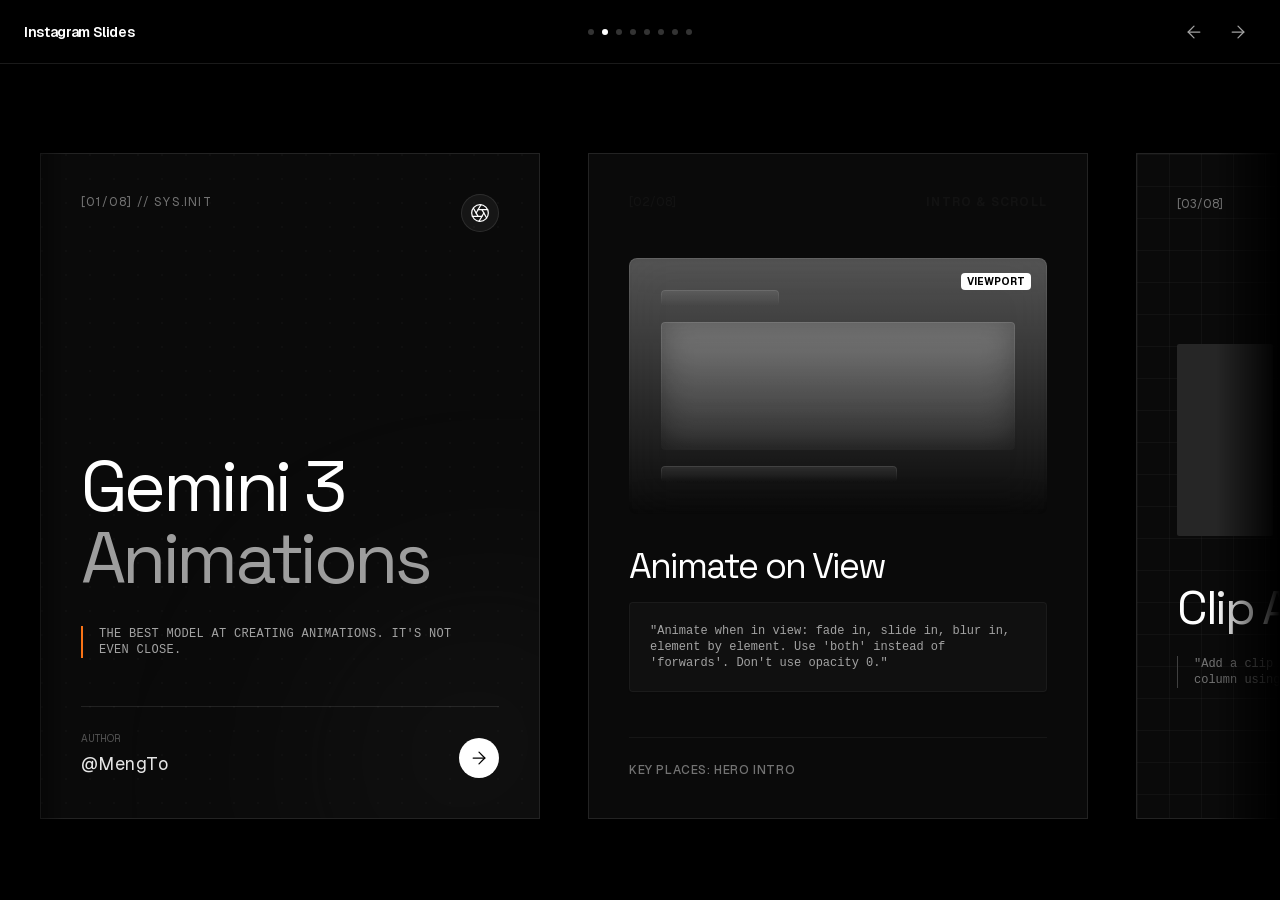
<file: referencia/instagram-slides/index.html>
<html class="dark" lang="en"><head><meta charset="utf-8"/>
<meta content="width=device-width, initial-scale=1.0" name="viewport"/>
<title>Gemini 3 Animation Prompts - Dark Mode</title>
<script src="assets/resource_3fa48481346f.js"></script>
<script src="assets/lucide_latest_2eebd0ebe8c2.js"></script>
<link href="https://fonts.googleapis.com" rel="preconnect"/>
<link crossorigin="" href="https://fonts.gstatic.com" rel="preconnect"/>
<!-- User Requested Animation Styles -->
<style>
/*
Sequence animation intro.
*/
@keyframes animationIn {
0% {
opacity: 0;
transform: translateY(30px);
filter: blur(8px);
}
100% {
opacity: 1;
transform: translateY(0);
filter: blur(0px);
}
}
/* Default: paused */
.animate-on-scroll { animation-play-state: paused !important; }
/* Activated by JS */
.animate-on-scroll.animate { animation-play-state: running !important; }
</style>
<style>
/* Custom Font Assignments based on Design System */
:root {
--font-display: 'Inter', system-ui, sans-serif;
--font-body: 'Inter', system-ui, sans-serif;
--font-mono: 'Space Mono', monospace;
}
body {
font-family: var(--font-body);
}
h1, h2, h3, .font-display {
font-family: var(--font-display);
}
code, .font-mono {
font-family: var(--font-mono);
}
/* Utilities */
.hide-scrollbar::-webkit-scrollbar {
display: none;
}
.hide-scrollbar {
-ms-overflow-style: none;
scrollbar-width: none;
}
/* Existing Animations */
@keyframes marquee {
0% { transform: translateX(0); }
100% { transform: translateX(-50%); }
}
.animate-marquee {
animation: marquee 20s linear infinite;
}
@keyframes beam {
0% { left: -100%; }
100% { left: 100%; }
}
.animate-beam {
animation: beam 2s cubic-bezier(0.4, 0, 0.2, 1) infinite;
}
@keyframes clip-reveal {
0% { clip-path: inset(100% 0 0 0); }
100% { clip-path: inset(0 0 0 0); }
}
.animate-clip {
animation: clip-reveal 1.5s cubic-bezier(0.77, 0, 0.175, 1) infinite alternate;
}
/* Background Pattern */
.bg-grid-pattern {
background-image: radial-gradient(circle at 1px 1px, rgba(255,255,255,0.1) 1px, transparent 0);
background-size: 24px 24px;
}
/* Larger Card Sizing - Mobile Optimized */
.slide-container {
aspect-ratio: 3/4;
/* Mobile width default, Desktop width via md: */
min-width: 0;
}
</style>
<meta content="font-inter,font-space-mono,font-roboto,font-montserrat,font-poppins,font-playfair,font-instrument-serif,font-merriweather,font-bricolage,font-jakarta,font-manrope,font-work-sans,font-pt-serif,font-geist-mono,font-quicksand,font-nunito" name="disabled-font-classes"/>
<style id="aura-editor-visibility-style">
.invisible { visibility: hidden !important; }
</style>
<link href="assets/css2_8e191ef32247.css" id="all-fonts-link-font-space-grotesk" rel="stylesheet"/><style id="all-fonts-style-font-space-grotesk">.font-space-grotesk { font-family: 'Space Grotesk', sans-serif !important; }</style><link href="assets/css2_86e10c4bcbd4.css" id="all-fonts-link-font-geist" rel="stylesheet"/><style id="all-fonts-style-font-geist">.font-geist { font-family: 'Geist', sans-serif !important; }</style><style id="border-gradient-shared-style">
[style*="--border-gradient"]::before {
content: "";
position: absolute;
inset: 0;
padding: 1px;
border-radius: var(--border-radius-before, inherit);
-webkit-mask: linear-gradient(#fff 0 0) content-box,
linear-gradient(#fff 0 0);
-webkit-mask-composite: xor;
mask-composite: exclude;
background: var(--border-gradient);
pointer-events: none;
}</style></head>
<body class="min-h-screen flex flex-col items-center justify-center antialiased selection:bg-orange-500/30 text-white bg-black">
<!-- Fixed Navigation -->
<nav class="fixed top-0 left-0 right-0 z-50 flex items-center justify-between px-4 md:px-6 py-4 bg-black/80 backdrop-blur-md border-b border-white/10 h-16">
<!-- Left: Title -->
<div class="flex items-center gap-2 w-auto md:w-1/3">
<span class="font-display text-sm font-semibold tracking-tight text-white font-geist">Instagram Slides</span>
</div>
<!-- Center: Pagination Dots (Hidden on small mobile, visible on sm+) -->
<div class="hidden sm:flex items-center justify-center gap-2 w-1/3" id="pagination-dots">
<!-- Initial state: first active, others inactive. JS handles updates. -->
<div class="w-1.5 h-1.5 rounded-full bg-white/20 hover:bg-white/50 cursor-pointer transition-colors hover:scale-125 transition-transform" data-index="0"></div>
<div class="w-1.5 h-1.5 rounded-full bg-white/20 hover:bg-white/50 cursor-pointer transition-colors hover:scale-125 transition-transform" data-index="1"></div>
<div class="w-1.5 h-1.5 rounded-full bg-white/20 hover:bg-white/50 cursor-pointer transition-colors hover:scale-125 transition-transform" data-index="2"></div>
<div class="w-1.5 h-1.5 rounded-full bg-white/20 hover:bg-white/50 cursor-pointer transition-colors hover:scale-125 transition-transform" data-index="3"></div>
<div class="w-1.5 h-1.5 rounded-full bg-white/20 hover:bg-white/50 cursor-pointer transition-colors hover:scale-125 transition-transform" data-index="4"></div>
<div class="w-1.5 h-1.5 rounded-full bg-white/20 hover:bg-white/50 cursor-pointer transition-colors hover:scale-125 transition-transform" data-index="5"></div>
<div class="w-1.5 h-1.5 rounded-full bg-white/20 hover:bg-white/50 cursor-pointer transition-colors hover:scale-125 transition-transform" data-index="6"></div>
<div class="w-1.5 h-1.5 rounded-full bg-white cursor-pointer hover:scale-125 transition-transform" data-index="7"></div>
</div>
<!-- Right: Arrows (Hidden on Mobile, use Swipe) -->
<div class="hidden md:flex items-center justify-end gap-2 w-1/3">
<button class="p-2 rounded-full hover:bg-white/10 text-neutral-400 hover:text-white transition-colors disabled:opacity-30" id="prevBtn">
<svg class="lucide lucide-arrow-left w-5 h-5" fill="none" height="24" stroke="currentColor" stroke-linecap="round" stroke-linejoin="round" stroke-width="1.5" viewbox="0 0 24 24" width="24" xmlns="http://www.w3.org/2000/svg"><path d="m12 19-7-7 7-7"></path><path d="M19 12H5"></path></svg>
</button>
<button class="p-2 rounded-full hover:bg-white/10 text-neutral-400 hover:text-white transition-colors" id="nextBtn">
<svg class="lucide lucide-arrow-right w-5 h-5" fill="none" height="24" stroke="currentColor" stroke-linecap="round" stroke-linejoin="round" stroke-width="1.5" viewbox="0 0 24 24" width="24" xmlns="http://www.w3.org/2000/svg"><path d="M5 12h14"></path><path d="m12 5 7 7-7 7"></path></svg>
</button>
</div>
<!-- Mobile Swipe Indicator (Visible only on mobile) -->
<div class="md:hidden flex items-center justify-end w-auto text-neutral-500 text-xs gap-1">
<span class="font-mono">SWIPE</span>
<svg class="lucide lucide-move-horizontal" fill="none" height="16" stroke="currentColor" stroke-linecap="round" stroke-linejoin="round" stroke-width="1.5" viewbox="0 0 24 24" width="16" xmlns="http://www.w3.org/2000/svg"><polyline points="18 8 22 12 18 16"></polyline><polyline points="6 8 2 12 6 16"></polyline><line x1="2" x2="22" y1="12" y2="12"></line></svg>
</div>
</nav>
<!-- Wrapper for the horizontal scroll presentation -->
<main class="flex flex-row overflow-x-auto snap-x snap-mandatory hide-scrollbar w-full pt-20 md:pt-28 pb-6 md:pb-10 px-6 md:px-10 gap-x-6 md:gap-x-12 scroll-smooth" id="slider" style="mask-image: linear-gradient(90deg, transparent, black 5%, black 95%, transparent); -webkit-mask-image: linear-gradient(90deg, transparent, black 5%, black 95%, transparent);">
<!-- SLIDE 1: COVER -->
<section class="slide-container flex-shrink-0 flex flex-col overflow-hidden snap-center group bg-[#0A0A0A] w-[85vw] md:w-[500px] border-white/10 border relative shadow-2xl justify-between" id="slide-0">
<!-- Content -->
<div class="flex flex-col bg-center h-full bg-[url(https://hoirqrkdgbmvpwutwuwj.supabase.co/storage/v1/object/public/assets/assets/5071d056-5442-4e08-adcf-cea83397ba23_1600w.webp)] bg-cover z-10 p-6 md:p-10 relative">
<div class="flex [animation:animationIn_0.8s_ease-out_0s_both] animate-on-scroll animate mix-blend-color-dodge mb-4 md:mb-8 items-start justify-between">
<span class="font-mono text-[10px] md:text-xs text-neutral-500 uppercase tracking-widest font-geist">[01/08] // SYS.INIT</span>
<div class="p-2 bg-white/5 rounded-full border border-white/10">
<svg class="lucide lucide-aperture w-4 h-4 md:w-5 md:h-5 text-white" data-lucide="aperture" fill="none" height="24" stroke="currentColor" stroke-linecap="round" stroke-linejoin="round" stroke-width="1.5" viewbox="0 0 24 24" width="24" xmlns="http://www.w3.org/2000/svg"><circle cx="12" cy="12" r="10"></circle><path d="m14.31 8 5.74 9.94"></path><path d="M9.69 8h11.48"></path><path d="m7.38 12 5.74-9.94"></path><path d="M9.69 16 3.95 6.06"></path><path d="M14.31 16H2.83"></path><path d="m16.62 12-5.74 9.94"></path></svg>
</div>
</div>
<div class="mt-auto mb-8 md:mb-12">
<h1 class="leading-[0.9] [animation:animationIn_0.8s_ease-out_0.2s_both] animate-on-scroll animate text-5xl md:text-7xl tracking-tighter font-space-grotesk mb-4 md:mb-8">
                Gemini 3
                <span class="block text-white/60 tracking-tighter font-space-grotesk">Animations</span>
</h1>
<div class="[animation:animationIn_0.8s_ease-out_0.4s_both] animate-on-scroll animate">
<p class="uppercase leading-relaxed text-[10px] md:text-xs text-neutral-400 tracking-wide font-mono max-w-[90%] border-orange-500 border-l-2 pl-4">
                    The best model at creating animations. It's not even close.
                </p>
</div>
</div>
<div class="pt-4 md:pt-6 border-t border-white/10 flex justify-between items-end [animation:animationIn_0.8s_ease-out_0.6s_both] animate-on-scroll animate">
<div class="flex flex-col">
<span class="font-mono text-[10px] text-neutral-600 uppercase mb-1 font-geist">Author</span>
<span class="font-display text-sm md:text-lg tracking-wide text-neutral-200 font-geist">@MengTo</span>
</div>
<div class="w-8 h-8 md:w-10 md:h-10 rounded-full bg-white text-black flex items-center justify-center hover:scale-105 transition-transform cursor-pointer">
<svg class="lucide lucide-arrow-right w-4 h-4 md:w-5 md:h-5" data-lucide="arrow-right" fill="none" height="24" stroke="currentColor" stroke-linecap="round" stroke-linejoin="round" stroke-width="1.5" viewbox="0 0 24 24" width="24" xmlns="http://www.w3.org/2000/svg"><path d="M5 12h14"></path><path d="m12 5 7 7-7 7"></path></svg>
</div>
</div>
</div>
<!-- Abstract BG -->
<div class="absolute inset-0 z-0 bg-grid-pattern opacity-20"></div>
<div class="absolute -bottom-40 -right-40 w-96 h-96 bg-gradient-to-br from-neutral-800 to-transparent rounded-full blur-[100px] opacity-40 pointer-events-none">
</div>
</section>
<!-- SLIDE 2: INTRO + SCROLL -->
<section class="slide-container flex-shrink-0 w-[85vw] md:w-[500px] bg-[#0A0A0A] relative flex flex-col overflow-hidden border border-white/10 shadow-2xl snap-center" id="slide-1">
<div class="flex flex-col h-full bg-[url(https://hoirqrkdgbmvpwutwuwj.supabase.co/storage/v1/object/public/assets/assets/28c300b5-bd2f-449c-a915-f968ced09242_1600w.webp)] bg-cover bg-center p-6 md:p-10">
<header class="flex [animation:animationIn_0.8s_ease-out_0.1s_both] animate-on-scroll animate mix-blend-color-dodge mb-8 md:mb-12 items-center justify-between">
<span class="font-mono text-xs text-neutral-500 font-geist">[02/08]</span>
<span class="font-display text-[10px] md:text-xs font-semibold uppercase tracking-widest text-neutral-500 font-geist">Intro &amp; Scroll</span>
</header>
<div class="flex-grow space-y-6 md:space-y-8">
<!-- Internal card keeps rounded-lg -->
<div class="overflow-hidden [animation:animationIn_0.8s_ease-out_0.3s_both] animate-on-scroll animate bg-gradient-to-b from-white/30 to-white/0 rounded-lg p-6 md:p-8 relative shadow-inner backdrop-blur-xl" style="position: relative; --border-gradient: linear-gradient(180deg, rgba(255, 255, 255, 0.1), rgba(255, 255, 255, 0)); --border-radius-before: 8px">
<!-- Simulated Skeleton Animation -->
<div class="space-y-4">
<div class="animate-pulse bg-gradient-to-b from-white/10 to-white/0 w-1/3 h-4 rounded" style="position: relative; --border-gradient: linear-gradient(180deg, rgba(255, 255, 255, 0.1), rgba(255, 255, 255, 0)); --border-radius-before: 4px"></div>
<div class="animate-pulse delay-75 bg-gradient-to-b from-white/10 to-white/0 w-full h-24 md:h-32 rounded backdrop-blur-lg" style="position: relative; --border-gradient: linear-gradient(180deg, rgba(255, 255, 255, 0.1), rgba(255, 255, 255, 0)); --border-radius-before: 4px"></div>
<div class="animate-pulse delay-150 bg-gradient-to-b from-white/10 to-white/0 w-2/3 h-4 rounded" style="position: relative; --border-gradient: linear-gradient(180deg, rgba(255, 255, 255, 0.1), rgba(255, 255, 255, 0)); --border-radius-before: 4px"></div>
</div>
<div class="absolute top-4 right-4">
<span class="font-mono text-[8px] md:text-[10px] bg-white text-black px-1.5 py-0.5 rounded font-bold font-geist">VIEWPORT</span>
</div>
</div>
<div class="space-y-3 md:space-y-4 [animation:animationIn_0.8s_ease-out_0.5s_both] animate-on-scroll animate">
<h2 class="text-3xl md:text-4xl text-white font-space-grotesk tracking-tighter" style="">Animate on View</h2>
<div class="leading-relaxed text-[10px] md:text-xs text-neutral-400 font-mono bg-neutral-900/50 border-white/5 border rounded p-4 md:p-5 shadow-sm backdrop-blur-lg">
                            "Animate when in view: fade in, slide in, blur in, element by element. Use 'both' instead of 'forwards'. Don't use opacity 0."
                        </div>
</div>
</div>
<div class="mt-auto pt-4 md:pt-6 border-t border-white/5 [animation:animationIn_0.8s_ease-out_0.7s_both] animate-on-scroll animate">
<p class="uppercase text-[10px] md:text-xs font-medium text-neutral-500 tracking-wider font-geist">Key places: Hero Intro</p>
</div>
</div>
</section>
<!-- SLIDE 3: CLIP PATH -->
<section class="slide-container flex-shrink-0 w-[85vw] md:w-[500px] bg-[#0A0A0A] text-white relative flex flex-col overflow-hidden border border-white/10 shadow-2xl snap-center" id="slide-2">
<div class="absolute inset-0 bg-[linear-gradient(rgba(255,255,255,0.03)_1px,transparent_1px),linear-gradient(90deg,rgba(255,255,255,0.03)_1px,transparent_1px)] bg-[size:32px_32px]"></div>
<div class="p-6 md:p-10 h-full flex flex-col z-10">
<header class="flex justify-between items-center mb-6 md:mb-10 [animation:animationIn_0.8s_ease-out_0.1s_both] animate-on-scroll">
<span class="font-mono text-xs text-neutral-500 font-geist">[03/08]</span>
<svg class="lucide lucide-scissors w-5 h-5 text-neutral-600" data-lucide="scissors" fill="none" height="24" stroke="currentColor" stroke-linecap="round" stroke-linejoin="round" stroke-width="1.5" viewbox="0 0 24 24" width="24" xmlns="http://www.w3.org/2000/svg"><circle cx="6" cy="6" r="3"></circle><path d="M8.12 8.12 12 12"></path><path d="M20 4 8.12 15.88"></path><circle cx="6" cy="18" r="3"></circle><path d="M14.8 14.8 20 20"></path></svg>
</header>
<div class="flex-grow flex flex-col justify-center">
<!-- Clip Animation Visual -->
<div class="flex gap-3 h-32 md:h-48 mb-8 md:mb-12 [animation:animationIn_0.8s_ease-out_0.3s_both] animate-on-scroll">
<div class="flex-1 bg-neutral-800 rounded-sm animate-clip" style="animation-delay: 0s;"></div>
<div class="flex-1 bg-neutral-700 rounded-sm animate-clip" style="animation-delay: 0.2s;"></div>
<div class="flex-1 bg-neutral-600 rounded-sm animate-clip" style="animation-delay: 0.4s;"></div>
<div class="flex-1 bg-orange-500 rounded-sm animate-clip" style="animation-delay: 0.6s;"></div>
</div>
<div class="[animation:animationIn_0.8s_ease-out_0.5s_both] animate-on-scroll">
<h2 class="text-4xl md:text-5xl mb-4 md:mb-6 text-white font-space-grotesk tracking-tighter" style="">Clip Animation</h2>
<p class="leading-relaxed text-[10px] md:text-xs text-neutral-500 font-mono max-w-sm border-neutral-700 border-l pl-4">
                            "Add a clip animation to the background, column by column using clip-path."
                        </p>
</div>
</div>
</div>
</section>
<!-- SLIDE 4: BUTTONS -->
<section class="slide-container flex-shrink-0 w-[85vw] md:w-[500px] bg-[#0A0A0A] relative flex flex-col overflow-hidden border border-white/10 shadow-2xl snap-center" id="slide-3">
<div class="p-6 md:p-10 h-full flex flex-col">
<header class="flex justify-between items-center mb-6 md:mb-10 [animation:animationIn_0.8s_ease-out_0.1s_both] animate-on-scroll">
<span class="font-mono text-xs text-neutral-500 font-geist">[04/08]</span>
<span class="font-display text-[10px] md:text-xs font-semibold uppercase tracking-widest text-neutral-500 font-geist">Interaction</span>
</header>
<div class="flex-grow flex flex-col space-y-8 md:space-y-12 items-center justify-center">
<!-- Animated Gradient Beam CTA Button -->
<button class="group inline-flex overflow-hidden transition-all duration-300 hover:-translate-y-0.5 hover:shadow-[0_0_25px_rgba(255,255,255,0.1)] rounded-full pt-[1px] pr-[1px] pb-[1px] pl-[1px] relative items-center justify-center [animation:animationIn_0.8s_ease-out_0.3s_both] animate-on-scroll scale-90 md:scale-100">
<!-- Spinning Border Beam (Visible on Hover) -->
<span class="absolute inset-[-100%] animate-[spin_3s_linear_infinite] bg-[conic-gradient(from_90deg_at_50%_50%,transparent_0%,transparent_75%,#ffffff_100%)] opacity-0 transition-opacity duration-300 group-hover:opacity-100"></span>
<!-- Default Static Border -->
<span class="absolute inset-0 rounded-full bg-zinc-800 transition-opacity duration-300 group-hover:opacity-0"></span>
<!-- 3D Button Surface & Content -->
<span class="flex items-center justify-center gap-2 uppercase transition-colors duration-300 group-hover:text-white text-xs font-medium text-zinc-400 tracking-widest bg-gradient-to-b from-zinc-800 to-zinc-950 w-full h-full rounded-full pt-2.5 pr-6 pb-2.5 pl-6 relative shadow-[inset_0_1px_0_rgba(255,255,255,0.3)]">
<span class="relative z-10">Request Demo</span>
<svg class="relative z-10 transition-transform duration-300 group-hover:translate-x-0.5" fill="none" height="14" stroke="currentColor" stroke-linecap="round" stroke-linejoin="round" stroke-width="2" viewbox="0 0 24 24" width="14" xmlns="http://www.w3.org/2000/svg">
<path class="" d="M5 12h14"></path>
<path class="" d="m12 5 7 7-7 7"></path>
</svg>
</span>
</button>
<div class="w-full [animation:animationIn_0.8s_ease-out_0.5s_both] animate-on-scroll text-center md:text-left">
<h2 class="text-2xl md:text-3xl text-white tracking-tighter font-space-grotesk mb-4">Border Beam</h2>
<div class="bg-neutral-900/50 border-white/5 border rounded-xl p-4 md:p-5 shadow-sm text-left">
<p class="text-[10px] md:text-xs text-neutral-400 font-mono">
        "Add a 1px border beam animation around the pill-shaped button on hover."
      </p>
</div>
</div>
</div>
</div>
</section>
<!-- SLIDE 5: TEXT -->
<section class="slide-container flex-shrink-0 w-[85vw] md:w-[500px] bg-[#0A0A0A] relative flex flex-col overflow-hidden border border-white/10 shadow-2xl snap-center" id="slide-4">
<div class="flex flex-col h-full bg-[url(https://hoirqrkdgbmvpwutwuwj.supabase.co/storage/v1/object/public/assets/assets/aedd68a9-659a-45bf-ae0a-842c1d982c93_1600w.webp)] bg-cover bg-center p-6 md:p-10">
<header class="flex justify-between items-center mb-6 md:mb-10 [animation:animationIn_0.8s_ease-out_0.1s_both] animate-on-scroll">
<span class="font-mono text-xs text-neutral-500 font-geist">[05/08]</span>
<svg class="lucide lucide-type w-5 h-5 text-neutral-600" data-lucide="type" fill="none" height="24" stroke="currentColor" stroke-linecap="round" stroke-linejoin="round" stroke-width="1.5" viewbox="0 0 24 24" width="24" xmlns="http://www.w3.org/2000/svg"><path d="M12 4v16"></path><path d="M4 7V5a1 1 0 0 1 1-1h14a1 1 0 0 1 1 1v2"></path><path d="M9 20h6"></path></svg>
</header>
<div class="flex-grow flex flex-col justify-center">
<!-- Text Animation Visual -->
<div class="mb-8 md:mb-12 border-b border-white/10 pb-8 md:pb-12 [animation:animationIn_0.8s_ease-out_0.3s_both] animate-on-scroll">
<div class="overflow-hidden h-14 md:h-20 flex items-center">
<h2 class="text-5xl md:text-7xl text-white animate-fade-up font-space-grotesk tracking-tighter" style="">
                                Reveal
                            </h2>
</div>
<div class="overflow-hidden h-14 md:h-20 flex items-center">
<h2 class="animate-fade-up text-5xl md:text-7xl text-white/60 tracking-tighter font-space-grotesk" style="animation-delay: 0.2s">
                                Typography
                            </h2>
</div>
</div>
<div class="space-y-3 [animation:animationIn_0.8s_ease-out_0.5s_both] animate-on-scroll">
<span class="text-[10px] font-bold uppercase tracking-widest text-orange-500 font-geist">Prompt</span>
<p class="leading-relaxed text-[10px] md:text-xs text-neutral-400 font-mono">
                            "Add a vertical text clip slide down animation letter by letter."
                        </p>
</div>
</div>
</div>
</section>
<!-- SLIDE 6: LOGOS -->
<section class="slide-container flex-shrink-0 w-[85vw] md:w-[500px] bg-[#0A0A0A] relative flex flex-col overflow-hidden border border-white/10 shadow-2xl snap-center" id="slide-5">
<div class="flex flex-col z-10 h-full p-6 md:p-10 justify-between">
<header class="flex justify-between items-center [animation:animationIn_0.8s_ease-out_0.1s_both] animate-on-scroll">
<span class="font-mono text-xs text-neutral-500 font-geist">[06/08]</span>
<span class="font-display text-[10px] md:text-xs font-semibold uppercase tracking-widest text-neutral-500 font-geist">Social Proof</span>
</header>
<div class="w-full overflow-hidden relative py-12 md:py-16 border-y border-white/5 [animation:animationIn_0.8s_ease-out_0.3s_both] animate-on-scroll">
<!-- Gradient Masks -->
<div class="absolute left-0 top-0 bottom-0 w-10 md:w-20 bg-gradient-to-r from-[#0A0A0A] to-transparent z-10"></div>
<div class="absolute right-0 top-0 bottom-0 w-10 md:w-20 bg-gradient-to-l from-[#0A0A0A] to-transparent z-10"></div>
<!-- Marquee Content -->
<div class="flex w-[200%] animate-marquee">
<div class="flex justify-around w-1/2 text-neutral-500">
<svg class="lucide lucide-framer w-8 h-8 md:w-10 md:h-10 hover:text-white transition-colors" data-lucide="framer" fill="none" height="24" stroke="currentColor" stroke-linecap="round" stroke-linejoin="round" stroke-width="1.5" viewbox="0 0 24 24" width="24" xmlns="http://www.w3.org/2000/svg"><path d="M5 16V9h14V2H5l14 14h-7m-7 0 7 7v-7m-7 0h7"></path></svg>
<svg class="lucide lucide-figma w-8 h-8 md:w-10 md:h-10 hover:text-white transition-colors" data-lucide="figma" fill="none" height="24" stroke="currentColor" stroke-linecap="round" stroke-linejoin="round" stroke-width="1.5" viewbox="0 0 24 24" width="24" xmlns="http://www.w3.org/2000/svg"><path d="M5 5.5A3.5 3.5 0 0 1 8.5 2H12v7H8.5A3.5 3.5 0 0 1 5 5.5z"></path><path d="M12 2h3.5a3.5 3.5 0 1 1 0 7H12V2z"></path><path d="M12 12.5a3.5 3.5 0 1 1 7 0 3.5 3.5 0 1 1-7 0z"></path><path d="M5 19.5A3.5 3.5 0 0 1 8.5 16H12v3.5a3.5 3.5 0 1 1-7 0z"></path><path d="M5 12.5A3.5 3.5 0 0 1 8.5 9H12v7H8.5A3.5 3.5 0 0 1 5 12.5z"></path></svg>
<svg class="lucide lucide-chrome w-8 h-8 md:w-10 md:h-10 hover:text-white transition-colors" data-lucide="chrome" fill="none" height="24" stroke="currentColor" stroke-linecap="round" stroke-linejoin="round" stroke-width="1.5" viewbox="0 0 24 24" width="24" xmlns="http://www.w3.org/2000/svg"><path d="M10.88 21.94 15.46 14"></path><path d="M21.17 8H12"></path><path d="M3.95 6.06 8.54 14"></path><circle cx="12" cy="12" r="10"></circle><circle cx="12" cy="12" r="4"></circle></svg>
<svg class="lucide lucide-github w-8 h-8 md:w-10 md:h-10 hover:text-white transition-colors" data-lucide="github" fill="none" height="24" stroke="currentColor" stroke-linecap="round" stroke-linejoin="round" stroke-width="1.5" viewbox="0 0 24 24" width="24" xmlns="http://www.w3.org/2000/svg"><path d="M15 22v-4a4.8 4.8 0 0 0-1-3.5c3 0 6-2 6-5.5.08-1.25-.27-2.48-1-3.5.28-1.15.28-2.35 0-3.5 0 0-1 0-3 1.5-2.64-.5-5.36-.5-8 0C6 2 5 2 5 2c-.3 1.15-.3 2.35 0 3.5A5.403 5.403 0 0 0 4 9c0 3.5 3 5.5 6 5.5-.39.49-.68 1.05-.85 1.65-.17.6-.22 1.23-.15 1.85v4"></path><path d="M9 18c-4.51 2-5-2-7-2"></path></svg>
<svg class="lucide lucide-codepen w-8 h-8 md:w-10 md:h-10 hover:text-white transition-colors" data-lucide="codepen" fill="none" height="24" stroke="currentColor" stroke-linecap="round" stroke-linejoin="round" stroke-width="1.5" viewbox="0 0 24 24" width="24" xmlns="http://www.w3.org/2000/svg"><polygon points="12 2 22 8.5 22 15.5 12 22 2 15.5 2 8.5 12 2"></polygon><line x1="12" x2="12" y1="22" y2="15.5"></line><polyline points="22 8.5 12 15.5 2 8.5"></polyline><polyline points="2 15.5 12 8.5 22 15.5"></polyline><line x1="12" x2="12" y1="2" y2="8.5"></line></svg>
</div>
<div class="flex justify-around w-1/2 text-neutral-500">
<svg class="lucide lucide-framer w-8 h-8 md:w-10 md:h-10 hover:text-white transition-colors" data-lucide="framer" fill="none" height="24" stroke="currentColor" stroke-linecap="round" stroke-linejoin="round" stroke-width="1.5" viewbox="0 0 24 24" width="24" xmlns="http://www.w3.org/2000/svg"><path d="M5 16V9h14V2H5l14 14h-7m-7 0 7 7v-7m-7 0h7"></path></svg>
<svg class="lucide lucide-figma w-8 h-8 md:w-10 md:h-10 hover:text-white transition-colors" data-lucide="figma" fill="none" height="24" stroke="currentColor" stroke-linecap="round" stroke-linejoin="round" stroke-width="1.5" viewbox="0 0 24 24" width="24" xmlns="http://www.w3.org/2000/svg"><path d="M5 5.5A3.5 3.5 0 0 1 8.5 2H12v7H8.5A3.5 3.5 0 0 1 5 5.5z"></path><path d="M12 2h3.5a3.5 3.5 0 1 1 0 7H12V2z"></path><path d="M12 12.5a3.5 3.5 0 1 1 7 0 3.5 3.5 0 1 1-7 0z"></path><path d="M5 19.5A3.5 3.5 0 0 1 8.5 16H12v3.5a3.5 3.5 0 1 1-7 0z"></path><path d="M5 12.5A3.5 3.5 0 0 1 8.5 9H12v7H8.5A3.5 3.5 0 0 1 5 12.5z"></path></svg>
<svg class="lucide lucide-chrome w-8 h-8 md:w-10 md:h-10 hover:text-white transition-colors" data-lucide="chrome" fill="none" height="24" stroke="currentColor" stroke-linecap="round" stroke-linejoin="round" stroke-width="1.5" viewbox="0 0 24 24" width="24" xmlns="http://www.w3.org/2000/svg"><path d="M10.88 21.94 15.46 14"></path><path d="M21.17 8H12"></path><path d="M3.95 6.06 8.54 14"></path><circle cx="12" cy="12" r="10"></circle><circle cx="12" cy="12" r="4"></circle></svg>
<svg class="lucide lucide-github w-8 h-8 md:w-10 md:h-10 hover:text-white transition-colors" data-lucide="github" fill="none" height="24" stroke="currentColor" stroke-linecap="round" stroke-linejoin="round" stroke-width="1.5" viewbox="0 0 24 24" width="24" xmlns="http://www.w3.org/2000/svg"><path d="M15 22v-4a4.8 4.8 0 0 0-1-3.5c3 0 6-2 6-5.5.08-1.25-.27-2.48-1-3.5.28-1.15.28-2.35 0-3.5 0 0-1 0-3 1.5-2.64-.5-5.36-.5-8 0C6 2 5 2 5 2c-.3 1.15-.3 2.35 0 3.5A5.403 5.403 0 0 0 4 9c0 3.5 3 5.5 6 5.5-.39.49-.68 1.05-.85 1.65-.17.6-.22 1.23-.15 1.85v4"></path><path d="M9 18c-4.51 2-5-2-7-2"></path></svg>
<svg class="lucide lucide-codepen w-8 h-8 md:w-10 md:h-10 hover:text-white transition-colors" data-lucide="codepen" fill="none" height="24" stroke="currentColor" stroke-linecap="round" stroke-linejoin="round" stroke-width="1.5" viewbox="0 0 24 24" width="24" xmlns="http://www.w3.org/2000/svg"><polygon points="12 2 22 8.5 22 15.5 12 22 2 15.5 2 8.5 12 2"></polygon><line x1="12" x2="12" y1="22" y2="15.5"></line><polyline points="22 8.5 12 15.5 2 8.5"></polyline><polyline points="2 15.5 12 8.5 22 15.5"></polyline><line x1="12" x2="12" y1="2" y2="8.5"></line></svg>
</div>
</div>
</div>
<div class="[animation:animationIn_0.8s_ease-out_0.5s_both] animate-on-scroll">
<h3 class="text-2xl md:text-3xl text-white mb-2 uppercase font-space-grotesk tracking-tighter" style="">Infinite Loop</h3>
<p class="text-[10px] md:text-xs text-neutral-500 font-mono">"Add a marquis infinite loop slow animation to the logos using alpha mask."</p>
</div>
</div>
</section>
<!-- SLIDE 7: CARDS / FLASHLIGHT -->
<section class="slide-container flex-shrink-0 w-[85vw] md:w-[500px] bg-[#0A0A0A] relative flex flex-col overflow-hidden border border-white/10 shadow-2xl snap-center" id="slide-6">
<div class="flex flex-col bg-center h-full bg-[url(https://hoirqrkdgbmvpwutwuwj.supabase.co/storage/v1/object/public/assets/assets/3612ae9b-1f08-4708-a499-958fde6cc95b_1600w.webp)] bg-cover p-6 md:p-10">
<header class="flex justify-between items-center mb-6 md:mb-8 [animation:animationIn_0.8s_ease-out_0.1s_both] animate-on-scroll">
<span class="font-mono text-xs text-neutral-500 font-geist">[07/08]</span>
<span class="font-display text-[10px] md:text-xs font-semibold uppercase tracking-widest text-neutral-500 font-geist">Cards</span>
</header>
<div class="flex-grow flex flex-col [animation:animationIn_0.8s_ease-out_0.3s_both] animate-on-scroll items-center justify-center relative w-full h-full p-2 md:p-6">
<style>
        @keyframes cardStackCycle {
            0%, 25% {
                transform: translateY(0) scale(1);
                z-index: 30;
                opacity: 1;
                filter: blur(0px);
            }
            33%, 58% {
                transform: translateY(-40px) scale(0.85);
                z-index: 10;
                opacity: 0.5;
                filter: blur(2px);
            }
            66%, 91% {
                transform: translateY(-20px) scale(0.92);
                z-index: 20;
                opacity: 0.75;
                filter: blur(1px);
            }
            100% {
                transform: translateY(0) scale(1);
                z-index: 30;
                opacity: 1;
                filter: blur(0px);
            }
        }
        @media (min-width: 768px) {
            @keyframes cardStackCycle {
                0%, 25% {
                    transform: translateY(0) scale(1);
                    z-index: 30;
                    opacity: 1;
                    filter: blur(0px);
                }
                33%, 58% {
                    transform: translateY(-60px) scale(0.85);
                    z-index: 10;
                    opacity: 0.5;
                    filter: blur(2px);
                }
                66%, 91% {
                    transform: translateY(-30px) scale(0.92);
                    z-index: 20;
                    opacity: 0.75;
                    filter: blur(1px);
                }
                100% {
                    transform: translateY(0) scale(1);
                    z-index: 30;
                    opacity: 1;
                    filter: blur(0px);
                }
            }
        }
    </style>
<div class="relative w-full max-w-[280px] md:max-w-[320px] aspect-square mb-8 md:mb-10">
<!-- Card 3 (Starts Middle) -->
<div class="absolute inset-0 w-full h-full rounded-xl md:rounded-2xl bg-neutral-900 border border-white/10 p-6 md:p-8 shadow-2xl flex flex-col justify-between overflow-hidden group" style="animation: cardStackCycle 12s infinite ease-in-out; animation-delay: -8s; --border-gradient: linear-gradient(180deg, rgba(255, 255, 255, 0.1), rgba(255, 255, 255, 0)); --border-radius-before: 16px">
<div class="absolute inset-0 opacity-0 group-hover:opacity-100 transition-opacity duration-500 pointer-events-none" style="background: radial-gradient(500px circle at var(--mouse-x, 50%) var(--mouse-y, 50%), rgba(255, 255, 255, 0.1), transparent 40%);"></div>
<div class="flex mix-blend-screen mb-8 items-start justify-between">
<div class="flex text-white bg-white/5 w-10 h-10 md:w-12 md:h-12 rounded-full items-center justify-center border border-white/10">
<svg class="lucide lucide-zap w-5 h-5 md:w-6 md:h-6" fill="none" height="24" stroke="currentColor" stroke-linecap="round" stroke-linejoin="round" stroke-width="1.5" viewbox="0 0 24 24" width="24" xmlns="http://www.w3.org/2000/svg"><path d="M4 14a1 1 0 0 1-.78-1.63l9.9-10.2a.5.5 0 0 1 .86.46l-1.92 6.02A1 1 0 0 0 13 10h7a1 1 0 0 1 .78 1.63l-9.9 10.2a.5.5 0 0 1-.86-.46l1.92-6.02A1 1 0 0 0 11 14z"></path></svg>
</div>
<div class="flex gap-1.5">
<div class="w-2 md:w-2.5 h-2 md:h-2.5 rounded-full bg-neutral-700"></div>
<div class="w-2 md:w-2.5 h-2 md:h-2.5 rounded-full bg-white"></div>
<div class="w-2 md:w-2.5 h-2 md:h-2.5 rounded-full bg-neutral-700"></div>
</div>
</div>
<div class="space-y-4">
<div class="bg-neutral-800 w-20 h-3 rounded border border-white/5"></div>
<div class="bg-neutral-800 w-full h-24 md:h-32 rounded-lg border border-white/5"></div>
</div>
</div>
<!-- Card 2 (Starts Back) -->
<div class="absolute inset-0 w-full h-full rounded-xl md:rounded-2xl bg-neutral-900 border border-white/10 p-6 md:p-8 shadow-2xl flex flex-col justify-between overflow-hidden group" style="animation: cardStackCycle 12s infinite ease-in-out; animation-delay: -4s; --border-gradient: linear-gradient(180deg, rgba(255, 255, 255, 0.1), rgba(255, 255, 255, 0)); --border-radius-before: 16px">
<div class="absolute inset-0 opacity-0 group-hover:opacity-100 transition-opacity duration-500 pointer-events-none" style="background: radial-gradient(500px circle at var(--mouse-x, 50%) var(--mouse-y, 50%), rgba(255, 255, 255, 0.1), transparent 40%);"></div>
<div class="flex mix-blend-screen mb-8 items-start justify-between">
<div class="flex text-white bg-white/5 w-10 h-10 md:w-12 md:h-12 rounded-full items-center justify-center border border-white/10">
<svg class="lucide lucide-zap w-5 h-5 md:w-6 md:h-6" fill="none" height="24" stroke="currentColor" stroke-linecap="round" stroke-linejoin="round" stroke-width="1.5" viewbox="0 0 24 24" width="24" xmlns="http://www.w3.org/2000/svg"><path d="M4 14a1 1 0 0 1-.78-1.63l9.9-10.2a.5.5 0 0 1 .86.46l-1.92 6.02A1 1 0 0 0 13 10h7a1 1 0 0 1 .78 1.63l-9.9 10.2a.5.5 0 0 1-.86-.46l1.92-6.02A1 1 0 0 0 11 14z"></path></svg>
</div>
<div class="flex gap-1.5">
<div class="w-2 md:w-2.5 h-2 md:h-2.5 rounded-full bg-neutral-700"></div>
<div class="w-2 md:w-2.5 h-2 md:h-2.5 rounded-full bg-white"></div>
<div class="w-2 md:w-2.5 h-2 md:h-2.5 rounded-full bg-neutral-700"></div>
</div>
</div>
<div class="space-y-4">
<div class="bg-neutral-800 w-20 h-3 rounded border border-white/5"></div>
<div class="bg-neutral-800 w-full h-24 md:h-32 rounded-lg border border-white/5"></div>
</div>
</div>
<!-- Card 1 (Starts Front) -->
<div class="absolute inset-0 w-full h-full rounded-xl md:rounded-2xl bg-neutral-900 border border-white/10 p-6 md:p-8 shadow-2xl flex flex-col justify-between overflow-hidden group" style="animation: cardStackCycle 12s infinite ease-in-out; animation-delay: 0s; --border-gradient: linear-gradient(180deg, rgba(255, 255, 255, 0.1), rgba(255, 255, 255, 0)); --border-radius-before: 16px">
<div class="absolute inset-0 opacity-0 group-hover:opacity-100 transition-opacity duration-500 pointer-events-none" style="background: radial-gradient(500px circle at var(--mouse-x, 50%) var(--mouse-y, 50%), rgba(255, 255, 255, 0.1), transparent 40%);"></div>
<div class="flex mix-blend-screen mb-8 items-start justify-between">
<div class="flex text-white bg-white/5 w-10 h-10 md:w-12 md:h-12 rounded-full items-center justify-center border border-white/10">
<svg class="lucide lucide-zap w-5 h-5 md:w-6 md:h-6" fill="none" height="24" stroke="currentColor" stroke-linecap="round" stroke-linejoin="round" stroke-width="1.5" viewbox="0 0 24 24" width="24" xmlns="http://www.w3.org/2000/svg"><path d="M4 14a1 1 0 0 1-.78-1.63l9.9-10.2a.5.5 0 0 1 .86.46l-1.92 6.02A1 1 0 0 0 13 10h7a1 1 0 0 1 .78 1.63l-9.9 10.2a.5.5 0 0 1-.86-.46l1.92-6.02A1 1 0 0 0 11 14z"></path></svg>
</div>
<div class="flex gap-1.5">
<div class="w-2 md:w-2.5 h-2 md:h-2.5 rounded-full bg-neutral-700"></div>
<div class="w-2 md:w-2.5 h-2 md:h-2.5 rounded-full bg-white"></div>
<div class="w-2 md:w-2.5 h-2 md:h-2.5 rounded-full bg-neutral-700"></div>
</div>
</div>
<div class="space-y-4">
<div class="bg-neutral-800 w-20 h-3 rounded border border-white/5"></div>
<div class="bg-neutral-800 w-full h-24 md:h-32 rounded-lg border border-white/5"></div>
</div>
</div>
</div>
<!-- Navigation Buttons -->
<div class="flex gap-4 z-40">
<button class="flex items-center justify-center w-10 h-10 md:w-12 md:h-12 rounded-full border border-white/10 bg-neutral-900 text-neutral-400 hover:text-white hover:bg-neutral-800 hover:border-white/20 transition-all duration-200 shadow-lg group">
<svg class="lucide lucide-arrow-left w-4 h-4 md:w-5 md:h-5 group-hover:-translate-x-0.5 transition-transform" fill="none" height="24" stroke="currentColor" stroke-linecap="round" stroke-linejoin="round" stroke-width="1.5" viewbox="0 0 24 24" width="24" xmlns="http://www.w3.org/2000/svg"><path d="m12 19-7-7 7-7"></path><path d="M19 12H5"></path></svg>
</button>
<button class="flex items-center justify-center w-10 h-10 md:w-12 md:h-12 rounded-full border border-white/10 bg-neutral-900 text-neutral-400 hover:text-white hover:bg-neutral-800 hover:border-white/20 transition-all duration-200 shadow-lg group">
<svg class="lucide lucide-arrow-right w-4 h-4 md:w-5 md:h-5 group-hover:translate-x-0.5 transition-transform" fill="none" height="24" stroke="currentColor" stroke-linecap="round" stroke-linejoin="round" stroke-width="1.5" viewbox="0 0 24 24" width="24" xmlns="http://www.w3.org/2000/svg"><path d="M5 12h14"></path><path d="m12 5 7 7-7 7"></path></svg>
</button>
</div>
</div>
<div class="mt-4 md:mt-8 space-y-2 md:space-y-4 [animation:animationIn_0.8s_ease-out_0.5s_both] animate-on-scroll">
<p class="text-[10px] md:text-xs text-neutral-400 font-mono border-white border-l-2 pl-3">
                        "Animate the big card to rotate between 3 cards in a loop."
                    </p>
<p class="text-[10px] md:text-xs text-neutral-500 font-mono border-orange-500 border-l-2 pl-3">
                        "Add a subtle flashlight effect on hover."
                    </p>
</div>
</div>
</section>
<!-- SLIDE 8: CTA -->
<section class="slide-container flex-shrink-0 w-[85vw] md:w-[500px] bg-[#0A0A0A] relative flex flex-col overflow-hidden border border-white/10 shadow-2xl snap-center" id="slide-7">
<!-- Background Texture -->
<div class="absolute inset-0 bg-grid-pattern opacity-10"></div>
<div class="flex flex-col bg-center h-full bg-[url(https://hoirqrkdgbmvpwutwuwj.supabase.co/storage/v1/object/public/assets/assets/c4ad25ed-2717-4e73-8585-2438242e676c_1600w.webp)] bg-cover z-10 p-6 md:p-10 relative justify-between">
<header class="flex justify-between items-center [animation:animationIn_0.8s_ease-out_0.1s_both] animate-on-scroll">
<span class="font-mono text-xs text-neutral-500 font-geist">[08/08]</span>
<div class="flex gap-1">
<div class="w-2.5 h-2.5 bg-green-500 rounded-full animate-pulse"></div>
</div>
</header>
<div class="[animation:animationIn_0.8s_ease-out_0.3s_both] animate-on-scroll text-center">
<h2 class="uppercase leading-tight text-4xl md:text-6xl font-semibold tracking-tighter font-space-grotesk mb-6 md:mb-8 drop-shadow-lg">
                        Good Prompting
                        <span class="block text-white/60 tracking-tighter font-space-grotesk">Is Everything</span>
</h2>
<p class="leading-relaxed text-xs md:text-base text-neutral-400 font-mono max-w-[90%] md:max-w-[360px] mr-auto mb-8 md:mb-10 ml-auto">
                        Gemini 3 relies heavily on good prompting, ideally with image or code.
                    </p>
<!-- CTA Button (Internal element keeps rounding) -->
<a class="inline-flex items-center justify-center px-6 py-3 md:px-8 md:py-4 bg-white text-black font-semibold rounded-full hover:bg-neutral-200 transition-colors group" href="#">
<span class="font-geist text-sm md:text-base">Get Prompts</span>
<svg class="lucide lucide-arrow-up-right w-3 h-3 md:w-4 md:h-4 ml-2 group-hover:translate-x-1 transition-transform" data-lucide="arrow-up-right" fill="none" height="24" stroke="currentColor" stroke-linecap="round" stroke-linejoin="round" stroke-width="2" viewbox="0 0 24 24" width="24" xmlns="http://www.w3.org/2000/svg"><path d="M7 7h10v10"></path><path d="M7 17 17 7"></path></svg>
</a>
</div>
<div class="flex items-center justify-center gap-4 pt-6 md:pt-8 border-t border-white/10 [animation:animationIn_0.8s_ease-out_0.5s_both] animate-on-scroll">
<div class="w-10 h-10 md:w-12 md:h-12 bg-neutral-800 rounded-full overflow-hidden border border-white/5 shadow-sm">
<!-- Placeholder for @mengto avatar -->
<div class="flex text-lg text-white font-display w-full h-full items-center justify-center">M</div>
</div>
<div class="text-left">
<div class="font-display text-xs md:text-sm uppercase tracking-wide font-medium font-geist">Meng To</div>
<div class="font-mono text-[10px] text-neutral-500 font-geist">Design Engineer</div>
</div>
</div>
</div>
</section>
</main>
<script>
        lucide.createIcons();
    </script>
<!-- Animation & Navigation Logic -->
<script>
      (function () {
        // --- Intro Animations ---
        const once = true; // Set to true to animate only once

        if (!window.__inViewIO) {
          window.__inViewIO = new IntersectionObserver((entries) => {
            entries.forEach((entry) => {
              if (entry.isIntersecting) {
                entry.target.classList.add("animate");
                if (once) window.__inViewIO.unobserve(entry.target);
              }
            });
          }, { threshold: 0.2, rootMargin: "0px -10% 0px -10%" });
        }

        window.initInViewAnimations = function (selector = ".animate-on-scroll") {
          document.querySelectorAll(selector).forEach((el) => {
            window.__inViewIO.observe(el); 
          });
        };

        document.addEventListener("DOMContentLoaded", () => {
            initInViewAnimations();
            initPagination();
        });

        // --- Pagination & Slider Logic ---
        function initPagination() {
            const slider = document.getElementById('slider');
            const slides = document.querySelectorAll('.slide-container');
            const dotsContainer = document.getElementById('pagination-dots');
            const dots = dotsContainer.children;
            const prevBtn = document.getElementById('prevBtn');
            const nextBtn = document.getElementById('nextBtn');

            // --- Update Dots Helper ---
            const updateDots = (activeIndex) => {
                Array.from(dots).forEach((dot, index) => {
                    if (index === activeIndex) {
                        dot.className = "w-1.5 h-1.5 rounded-full bg-white cursor-pointer hover:scale-125 transition-transform";
                    } else {
                        dot.className = "w-1.5 h-1.5 rounded-full bg-white/20 hover:bg-white/50 cursor-pointer transition-colors hover:scale-125 transition-transform";
                    }
                });
            };

            // --- Scroll Observer for Dots ---
            // Using the slider as root ensures we track what is currently centered in the scroll area
            const slideObserver = new IntersectionObserver((entries) => {
                entries.forEach(entry => {
                    if (entry.isIntersecting) {
                        // Find the index based on the ID or element comparison
                        const index = Array.from(slides).indexOf(entry.target);
                        if(index !== -1) {
                            updateDots(index);
                        }
                    }
                });
            }, { 
                root: slider, 
                threshold: 0.6 // High threshold means the slide must be mostly visible to be "active"
            });

            slides.forEach(slide => slideObserver.observe(slide));

            // --- Click on Dot to Scroll ---
            Array.from(dots).forEach((dot, index) => {
                dot.addEventListener('click', () => {
                    slides[index].scrollIntoView({ behavior: 'smooth', block: 'nearest', inline: 'center' });
                });
            });

            // --- Arrow Buttons ---
            // Calculate scroll amount dynamically
            const getScrollAmount = () => {
                 // Check if mobile or desktop
                 return window.innerWidth < 768 ? window.innerWidth * 0.85 : 548;
            };

            if(prevBtn && nextBtn && slider) {
                nextBtn.addEventListener('click', () => {
                    slider.scrollBy({ left: getScrollAmount(), behavior: 'smooth' });
                });
                
                prevBtn.addEventListener('click', () => {
                    slider.scrollBy({ left: -getScrollAmount(), behavior: 'smooth' });
                });
            }
        }
      })();
    </script>
<script data-img-fallback-handler="">!function(){var f=["https://hoirqrkdgbmvpwutwuwj.supabase.co/storage/v1/object/public/assets/assets/917d6f93-fb36-439a-8c48-884b67b35381_1600w.jpg","https://hoirqrkdgbmvpwutwuwj.supabase.co/storage/v1/object/public/assets/assets/4734259a-bad7-422f-981e-ce01e79184f2_1600w.jpg","https://hoirqrkdgbmvpwutwuwj.supabase.co/storage/v1/object/public/assets/assets/c543a9e1-f226-4ced-80b0-feb8445a75b9_1600w.jpg","https://hoirqrkdgbmvpwutwuwj.supabase.co/storage/v1/object/public/assets/assets/5bab247f-35d9-400d-a82b-fd87cfe913d2_1600w.webp","https://hoirqrkdgbmvpwutwuwj.supabase.co/storage/v1/object/public/assets/assets/30104e3c-5eea-4b93-93e9-5313698a7156_1600w.webp"],h=new Set;function g(s){for(var x=0,i=0;i<s.length;i++)x=(x<<5)-x+s.charCodeAt(i)|0;return f[Math.abs(x)%f.length]}function r(t){var s=t.src;if(s&&!h.has(s)){h.add(s);t.src=g(s)}}window.addEventListener("error",function(e){var t=e.target;if(t&&t.tagName==="IMG")r(t)},!0);function c(){document.querySelectorAll("img").forEach(function(i){if(i.complete&&!i.naturalWidth&&i.src)r(i)})}if(document.readyState==="loading")document.addEventListener("DOMContentLoaded",c);else c()}()</script></body></html>
</file>
<file: referencia/animations-gemini/assets/css2_d532a689d235.css>
/* cyrillic-ext */
@font-face {
  font-family: 'Inter';
  font-style: normal;
  font-weight: 200;
  font-display: swap;
  src: url("UcC73FwrK3iLTeHuS_nVMrMxCp50Sj_7249155f7a06.woff2") format('woff2');
  unicode-range: U+0460-052F, U+1C80-1C8A, U+20B4, U+2DE0-2DFF, U+A640-A69F, U+FE2E-FE2F;
}
/* cyrillic */
@font-face {
  font-family: 'Inter';
  font-style: normal;
  font-weight: 200;
  font-display: swap;
  src: url("UcC73FwrK3iLTeHuS_nVMrMxCp50Sj_e34c5f1bf15e.woff2") format('woff2');
  unicode-range: U+0301, U+0400-045F, U+0490-0491, U+04B0-04B1, U+2116;
}
/* greek-ext */
@font-face {
  font-family: 'Inter';
  font-style: normal;
  font-weight: 200;
  font-display: swap;
  src: url("UcC73FwrK3iLTeHuS_nVMrMxCp50Sj_6e1a6b2b96f4.woff2") format('woff2');
  unicode-range: U+1F00-1FFF;
}
/* greek */
@font-face {
  font-family: 'Inter';
  font-style: normal;
  font-weight: 200;
  font-display: swap;
  src: url("UcC73FwrK3iLTeHuS_nVMrMxCp50Sj_656bbed6cec3.woff2") format('woff2');
  unicode-range: U+0370-0377, U+037A-037F, U+0384-038A, U+038C, U+038E-03A1, U+03A3-03FF;
}
/* vietnamese */
@font-face {
  font-family: 'Inter';
  font-style: normal;
  font-weight: 200;
  font-display: swap;
  src: url("UcC73FwrK3iLTeHuS_nVMrMxCp50Sj_fc83e07548c4.woff2") format('woff2');
  unicode-range: U+0102-0103, U+0110-0111, U+0128-0129, U+0168-0169, U+01A0-01A1, U+01AF-01B0, U+0300-0301, U+0303-0304, U+0308-0309, U+0323, U+0329, U+1EA0-1EF9, U+20AB;
}
/* latin-ext */
@font-face {
  font-family: 'Inter';
  font-style: normal;
  font-weight: 200;
  font-display: swap;
  src: url("UcC73FwrK3iLTeHuS_nVMrMxCp50Sj_749a308406a6.woff2") format('woff2');
  unicode-range: U+0100-02BA, U+02BD-02C5, U+02C7-02CC, U+02CE-02D7, U+02DD-02FF, U+0304, U+0308, U+0329, U+1D00-1DBF, U+1E00-1E9F, U+1EF2-1EFF, U+2020, U+20A0-20AB, U+20AD-20C0, U+2113, U+2C60-2C7F, U+A720-A7FF;
}
/* latin */
@font-face {
  font-family: 'Inter';
  font-style: normal;
  font-weight: 200;
  font-display: swap;
  src: url("UcC73FwrK3iLTeHuS_nVMrMxCp50Sj_1ab1ad55902b.woff2") format('woff2');
  unicode-range: U+0000-00FF, U+0131, U+0152-0153, U+02BB-02BC, U+02C6, U+02DA, U+02DC, U+0304, U+0308, U+0329, U+2000-206F, U+20AC, U+2122, U+2191, U+2193, U+2212, U+2215, U+FEFF, U+FFFD;
}
/* cyrillic-ext */
@font-face {
  font-family: 'Inter';
  font-style: normal;
  font-weight: 300;
  font-display: swap;
  src: url("UcC73FwrK3iLTeHuS_nVMrMxCp50Sj_7249155f7a06.woff2") format('woff2');
  unicode-range: U+0460-052F, U+1C80-1C8A, U+20B4, U+2DE0-2DFF, U+A640-A69F, U+FE2E-FE2F;
}
/* cyrillic */
@font-face {
  font-family: 'Inter';
  font-style: normal;
  font-weight: 300;
  font-display: swap;
  src: url("UcC73FwrK3iLTeHuS_nVMrMxCp50Sj_e34c5f1bf15e.woff2") format('woff2');
  unicode-range: U+0301, U+0400-045F, U+0490-0491, U+04B0-04B1, U+2116;
}
/* greek-ext */
@font-face {
  font-family: 'Inter';
  font-style: normal;
  font-weight: 300;
  font-display: swap;
  src: url("UcC73FwrK3iLTeHuS_nVMrMxCp50Sj_6e1a6b2b96f4.woff2") format('woff2');
  unicode-range: U+1F00-1FFF;
}
/* greek */
@font-face {
  font-family: 'Inter';
  font-style: normal;
  font-weight: 300;
  font-display: swap;
  src: url("UcC73FwrK3iLTeHuS_nVMrMxCp50Sj_656bbed6cec3.woff2") format('woff2');
  unicode-range: U+0370-0377, U+037A-037F, U+0384-038A, U+038C, U+038E-03A1, U+03A3-03FF;
}
/* vietnamese */
@font-face {
  font-family: 'Inter';
  font-style: normal;
  font-weight: 300;
  font-display: swap;
  src: url("UcC73FwrK3iLTeHuS_nVMrMxCp50Sj_fc83e07548c4.woff2") format('woff2');
  unicode-range: U+0102-0103, U+0110-0111, U+0128-0129, U+0168-0169, U+01A0-01A1, U+01AF-01B0, U+0300-0301, U+0303-0304, U+0308-0309, U+0323, U+0329, U+1EA0-1EF9, U+20AB;
}
/* latin-ext */
@font-face {
  font-family: 'Inter';
  font-style: normal;
  font-weight: 300;
  font-display: swap;
  src: url("UcC73FwrK3iLTeHuS_nVMrMxCp50Sj_749a308406a6.woff2") format('woff2');
  unicode-range: U+0100-02BA, U+02BD-02C5, U+02C7-02CC, U+02CE-02D7, U+02DD-02FF, U+0304, U+0308, U+0329, U+1D00-1DBF, U+1E00-1E9F, U+1EF2-1EFF, U+2020, U+20A0-20AB, U+20AD-20C0, U+2113, U+2C60-2C7F, U+A720-A7FF;
}
/* latin */
@font-face {
  font-family: 'Inter';
  font-style: normal;
  font-weight: 300;
  font-display: swap;
  src: url("UcC73FwrK3iLTeHuS_nVMrMxCp50Sj_1ab1ad55902b.woff2") format('woff2');
  unicode-range: U+0000-00FF, U+0131, U+0152-0153, U+02BB-02BC, U+02C6, U+02DA, U+02DC, U+0304, U+0308, U+0329, U+2000-206F, U+20AC, U+2122, U+2191, U+2193, U+2212, U+2215, U+FEFF, U+FFFD;
}
/* cyrillic-ext */
@font-face {
  font-family: 'Inter';
  font-style: normal;
  font-weight: 400;
  font-display: swap;
  src: url("UcC73FwrK3iLTeHuS_nVMrMxCp50Sj_7249155f7a06.woff2") format('woff2');
  unicode-range: U+0460-052F, U+1C80-1C8A, U+20B4, U+2DE0-2DFF, U+A640-A69F, U+FE2E-FE2F;
}
/* cyrillic */
@font-face {
  font-family: 'Inter';
  font-style: normal;
  font-weight: 400;
  font-display: swap;
  src: url("UcC73FwrK3iLTeHuS_nVMrMxCp50Sj_e34c5f1bf15e.woff2") format('woff2');
  unicode-range: U+0301, U+0400-045F, U+0490-0491, U+04B0-04B1, U+2116;
}
/* greek-ext */
@font-face {
  font-family: 'Inter';
  font-style: normal;
  font-weight: 400;
  font-display: swap;
  src: url("UcC73FwrK3iLTeHuS_nVMrMxCp50Sj_6e1a6b2b96f4.woff2") format('woff2');
  unicode-range: U+1F00-1FFF;
}
/* greek */
@font-face {
  font-family: 'Inter';
  font-style: normal;
  font-weight: 400;
  font-display: swap;
  src: url("UcC73FwrK3iLTeHuS_nVMrMxCp50Sj_656bbed6cec3.woff2") format('woff2');
  unicode-range: U+0370-0377, U+037A-037F, U+0384-038A, U+038C, U+038E-03A1, U+03A3-03FF;
}
/* vietnamese */
@font-face {
  font-family: 'Inter';
  font-style: normal;
  font-weight: 400;
  font-display: swap;
  src: url("UcC73FwrK3iLTeHuS_nVMrMxCp50Sj_fc83e07548c4.woff2") format('woff2');
  unicode-range: U+0102-0103, U+0110-0111, U+0128-0129, U+0168-0169, U+01A0-01A1, U+01AF-01B0, U+0300-0301, U+0303-0304, U+0308-0309, U+0323, U+0329, U+1EA0-1EF9, U+20AB;
}
/* latin-ext */
@font-face {
  font-family: 'Inter';
  font-style: normal;
  font-weight: 400;
  font-display: swap;
  src: url("UcC73FwrK3iLTeHuS_nVMrMxCp50Sj_749a308406a6.woff2") format('woff2');
  unicode-range: U+0100-02BA, U+02BD-02C5, U+02C7-02CC, U+02CE-02D7, U+02DD-02FF, U+0304, U+0308, U+0329, U+1D00-1DBF, U+1E00-1E9F, U+1EF2-1EFF, U+2020, U+20A0-20AB, U+20AD-20C0, U+2113, U+2C60-2C7F, U+A720-A7FF;
}
/* latin */
@font-face {
  font-family: 'Inter';
  font-style: normal;
  font-weight: 400;
  font-display: swap;
  src: url("UcC73FwrK3iLTeHuS_nVMrMxCp50Sj_1ab1ad55902b.woff2") format('woff2');
  unicode-range: U+0000-00FF, U+0131, U+0152-0153, U+02BB-02BC, U+02C6, U+02DA, U+02DC, U+0304, U+0308, U+0329, U+2000-206F, U+20AC, U+2122, U+2191, U+2193, U+2212, U+2215, U+FEFF, U+FFFD;
}
/* cyrillic-ext */
@font-face {
  font-family: 'Inter';
  font-style: normal;
  font-weight: 500;
  font-display: swap;
  src: url("UcC73FwrK3iLTeHuS_nVMrMxCp50Sj_7249155f7a06.woff2") format('woff2');
  unicode-range: U+0460-052F, U+1C80-1C8A, U+20B4, U+2DE0-2DFF, U+A640-A69F, U+FE2E-FE2F;
}
/* cyrillic */
@font-face {
  font-family: 'Inter';
  font-style: normal;
  font-weight: 500;
  font-display: swap;
  src: url("UcC73FwrK3iLTeHuS_nVMrMxCp50Sj_e34c5f1bf15e.woff2") format('woff2');
  unicode-range: U+0301, U+0400-045F, U+0490-0491, U+04B0-04B1, U+2116;
}
/* greek-ext */
@font-face {
  font-family: 'Inter';
  font-style: normal;
  font-weight: 500;
  font-display: swap;
  src: url("UcC73FwrK3iLTeHuS_nVMrMxCp50Sj_6e1a6b2b96f4.woff2") format('woff2');
  unicode-range: U+1F00-1FFF;
}
/* greek */
@font-face {
  font-family: 'Inter';
  font-style: normal;
  font-weight: 500;
  font-display: swap;
  src: url("UcC73FwrK3iLTeHuS_nVMrMxCp50Sj_656bbed6cec3.woff2") format('woff2');
  unicode-range: U+0370-0377, U+037A-037F, U+0384-038A, U+038C, U+038E-03A1, U+03A3-03FF;
}
/* vietnamese */
@font-face {
  font-family: 'Inter';
  font-style: normal;
  font-weight: 500;
  font-display: swap;
  src: url("UcC73FwrK3iLTeHuS_nVMrMxCp50Sj_fc83e07548c4.woff2") format('woff2');
  unicode-range: U+0102-0103, U+0110-0111, U+0128-0129, U+0168-0169, U+01A0-01A1, U+01AF-01B0, U+0300-0301, U+0303-0304, U+0308-0309, U+0323, U+0329, U+1EA0-1EF9, U+20AB;
}
/* latin-ext */
@font-face {
  font-family: 'Inter';
  font-style: normal;
  font-weight: 500;
  font-display: swap;
  src: url("UcC73FwrK3iLTeHuS_nVMrMxCp50Sj_749a308406a6.woff2") format('woff2');
  unicode-range: U+0100-02BA, U+02BD-02C5, U+02C7-02CC, U+02CE-02D7, U+02DD-02FF, U+0304, U+0308, U+0329, U+1D00-1DBF, U+1E00-1E9F, U+1EF2-1EFF, U+2020, U+20A0-20AB, U+20AD-20C0, U+2113, U+2C60-2C7F, U+A720-A7FF;
}
/* latin */
@font-face {
  font-family: 'Inter';
  font-style: normal;
  font-weight: 500;
  font-display: swap;
  src: url("UcC73FwrK3iLTeHuS_nVMrMxCp50Sj_1ab1ad55902b.woff2") format('woff2');
  unicode-range: U+0000-00FF, U+0131, U+0152-0153, U+02BB-02BC, U+02C6, U+02DA, U+02DC, U+0304, U+0308, U+0329, U+2000-206F, U+20AC, U+2122, U+2191, U+2193, U+2212, U+2215, U+FEFF, U+FFFD;
}
/* cyrillic-ext */
@font-face {
  font-family: 'Inter';
  font-style: normal;
  font-weight: 600;
  font-display: swap;
  src: url("UcC73FwrK3iLTeHuS_nVMrMxCp50Sj_7249155f7a06.woff2") format('woff2');
  unicode-range: U+0460-052F, U+1C80-1C8A, U+20B4, U+2DE0-2DFF, U+A640-A69F, U+FE2E-FE2F;
}
/* cyrillic */
@font-face {
  font-family: 'Inter';
  font-style: normal;
  font-weight: 600;
  font-display: swap;
  src: url("UcC73FwrK3iLTeHuS_nVMrMxCp50Sj_e34c5f1bf15e.woff2") format('woff2');
  unicode-range: U+0301, U+0400-045F, U+0490-0491, U+04B0-04B1, U+2116;
}
/* greek-ext */
@font-face {
  font-family: 'Inter';
  font-style: normal;
  font-weight: 600;
  font-display: swap;
  src: url("UcC73FwrK3iLTeHuS_nVMrMxCp50Sj_6e1a6b2b96f4.woff2") format('woff2');
  unicode-range: U+1F00-1FFF;
}
/* greek */
@font-face {
  font-family: 'Inter';
  font-style: normal;
  font-weight: 600;
  font-display: swap;
  src: url("UcC73FwrK3iLTeHuS_nVMrMxCp50Sj_656bbed6cec3.woff2") format('woff2');
  unicode-range: U+0370-0377, U+037A-037F, U+0384-038A, U+038C, U+038E-03A1, U+03A3-03FF;
}
/* vietnamese */
@font-face {
  font-family: 'Inter';
  font-style: normal;
  font-weight: 600;
  font-display: swap;
  src: url("UcC73FwrK3iLTeHuS_nVMrMxCp50Sj_fc83e07548c4.woff2") format('woff2');
  unicode-range: U+0102-0103, U+0110-0111, U+0128-0129, U+0168-0169, U+01A0-01A1, U+01AF-01B0, U+0300-0301, U+0303-0304, U+0308-0309, U+0323, U+0329, U+1EA0-1EF9, U+20AB;
}
/* latin-ext */
@font-face {
  font-family: 'Inter';
  font-style: normal;
  font-weight: 600;
  font-display: swap;
  src: url("UcC73FwrK3iLTeHuS_nVMrMxCp50Sj_749a308406a6.woff2") format('woff2');
  unicode-range: U+0100-02BA, U+02BD-02C5, U+02C7-02CC, U+02CE-02D7, U+02DD-02FF, U+0304, U+0308, U+0329, U+1D00-1DBF, U+1E00-1E9F, U+1EF2-1EFF, U+2020, U+20A0-20AB, U+20AD-20C0, U+2113, U+2C60-2C7F, U+A720-A7FF;
}
/* latin */
@font-face {
  font-family: 'Inter';
  font-style: normal;
  font-weight: 600;
  font-display: swap;
  src: url("UcC73FwrK3iLTeHuS_nVMrMxCp50Sj_1ab1ad55902b.woff2") format('woff2');
  unicode-range: U+0000-00FF, U+0131, U+0152-0153, U+02BB-02BC, U+02C6, U+02DA, U+02DC, U+0304, U+0308, U+0329, U+2000-206F, U+20AC, U+2122, U+2191, U+2193, U+2212, U+2215, U+FEFF, U+FFFD;
}
</file>
<file: referencia/animations-gemini/assets/css2_86e10c4bcbd4.css>
/* cyrillic */
@font-face {
  font-family: 'Geist';
  font-style: normal;
  font-weight: 300;
  font-display: swap;
  src: url("gyByhwUxId8gMEwYGFWNOITddY4_8e42e564c939.woff2") format('woff2');
  unicode-range: U+0301, U+0400-045F, U+0490-0491, U+04B0-04B1, U+2116;
}
/* latin-ext */
@font-face {
  font-family: 'Geist';
  font-style: normal;
  font-weight: 300;
  font-display: swap;
  src: url("gyByhwUxId8gMEwSGFWNOITddY4_bd9fc9d85a99.woff2") format('woff2');
  unicode-range: U+0100-02BA, U+02BD-02C5, U+02C7-02CC, U+02CE-02D7, U+02DD-02FF, U+0304, U+0308, U+0329, U+1D00-1DBF, U+1E00-1E9F, U+1EF2-1EFF, U+2020, U+20A0-20AB, U+20AD-20C0, U+2113, U+2C60-2C7F, U+A720-A7FF;
}
/* latin */
@font-face {
  font-family: 'Geist';
  font-style: normal;
  font-weight: 300;
  font-display: swap;
  src: url("gyByhwUxId8gMEwcGFWNOITd_79e7a99c0e70.woff2") format('woff2');
  unicode-range: U+0000-00FF, U+0131, U+0152-0153, U+02BB-02BC, U+02C6, U+02DA, U+02DC, U+0304, U+0308, U+0329, U+2000-206F, U+20AC, U+2122, U+2191, U+2193, U+2212, U+2215, U+FEFF, U+FFFD;
}
/* cyrillic */
@font-face {
  font-family: 'Geist';
  font-style: normal;
  font-weight: 400;
  font-display: swap;
  src: url("gyByhwUxId8gMEwYGFWNOITddY4_8e42e564c939.woff2") format('woff2');
  unicode-range: U+0301, U+0400-045F, U+0490-0491, U+04B0-04B1, U+2116;
}
/* latin-ext */
@font-face {
  font-family: 'Geist';
  font-style: normal;
  font-weight: 400;
  font-display: swap;
  src: url("gyByhwUxId8gMEwSGFWNOITddY4_bd9fc9d85a99.woff2") format('woff2');
  unicode-range: U+0100-02BA, U+02BD-02C5, U+02C7-02CC, U+02CE-02D7, U+02DD-02FF, U+0304, U+0308, U+0329, U+1D00-1DBF, U+1E00-1E9F, U+1EF2-1EFF, U+2020, U+20A0-20AB, U+20AD-20C0, U+2113, U+2C60-2C7F, U+A720-A7FF;
}
/* latin */
@font-face {
  font-family: 'Geist';
  font-style: normal;
  font-weight: 400;
  font-display: swap;
  src: url("gyByhwUxId8gMEwcGFWNOITd_79e7a99c0e70.woff2") format('woff2');
  unicode-range: U+0000-00FF, U+0131, U+0152-0153, U+02BB-02BC, U+02C6, U+02DA, U+02DC, U+0304, U+0308, U+0329, U+2000-206F, U+20AC, U+2122, U+2191, U+2193, U+2212, U+2215, U+FEFF, U+FFFD;
}
/* cyrillic */
@font-face {
  font-family: 'Geist';
  font-style: normal;
  font-weight: 500;
  font-display: swap;
  src: url("gyByhwUxId8gMEwYGFWNOITddY4_8e42e564c939.woff2") format('woff2');
  unicode-range: U+0301, U+0400-045F, U+0490-0491, U+04B0-04B1, U+2116;
}
/* latin-ext */
@font-face {
  font-family: 'Geist';
  font-style: normal;
  font-weight: 500;
  font-display: swap;
  src: url("gyByhwUxId8gMEwSGFWNOITddY4_bd9fc9d85a99.woff2") format('woff2');
  unicode-range: U+0100-02BA, U+02BD-02C5, U+02C7-02CC, U+02CE-02D7, U+02DD-02FF, U+0304, U+0308, U+0329, U+1D00-1DBF, U+1E00-1E9F, U+1EF2-1EFF, U+2020, U+20A0-20AB, U+20AD-20C0, U+2113, U+2C60-2C7F, U+A720-A7FF;
}
/* latin */
@font-face {
  font-family: 'Geist';
  font-style: normal;
  font-weight: 500;
  font-display: swap;
  src: url("gyByhwUxId8gMEwcGFWNOITd_79e7a99c0e70.woff2") format('woff2');
  unicode-range: U+0000-00FF, U+0131, U+0152-0153, U+02BB-02BC, U+02C6, U+02DA, U+02DC, U+0304, U+0308, U+0329, U+2000-206F, U+20AC, U+2122, U+2191, U+2193, U+2212, U+2215, U+FEFF, U+FFFD;
}
/* cyrillic */
@font-face {
  font-family: 'Geist';
  font-style: normal;
  font-weight: 600;
  font-display: swap;
  src: url("gyByhwUxId8gMEwYGFWNOITddY4_8e42e564c939.woff2") format('woff2');
  unicode-range: U+0301, U+0400-045F, U+0490-0491, U+04B0-04B1, U+2116;
}
/* latin-ext */
@font-face {
  font-family: 'Geist';
  font-style: normal;
  font-weight: 600;
  font-display: swap;
  src: url("gyByhwUxId8gMEwSGFWNOITddY4_bd9fc9d85a99.woff2") format('woff2');
  unicode-range: U+0100-02BA, U+02BD-02C5, U+02C7-02CC, U+02CE-02D7, U+02DD-02FF, U+0304, U+0308, U+0329, U+1D00-1DBF, U+1E00-1E9F, U+1EF2-1EFF, U+2020, U+20A0-20AB, U+20AD-20C0, U+2113, U+2C60-2C7F, U+A720-A7FF;
}
/* latin */
@font-face {
  font-family: 'Geist';
  font-style: normal;
  font-weight: 600;
  font-display: swap;
  src: url("gyByhwUxId8gMEwcGFWNOITd_79e7a99c0e70.woff2") format('woff2');
  unicode-range: U+0000-00FF, U+0131, U+0152-0153, U+02BB-02BC, U+02C6, U+02DA, U+02DC, U+0304, U+0308, U+0329, U+2000-206F, U+20AC, U+2122, U+2191, U+2193, U+2212, U+2215, U+FEFF, U+FFFD;
}
/* cyrillic */
@font-face {
  font-family: 'Geist';
  font-style: normal;
  font-weight: 700;
  font-display: swap;
  src: url("gyByhwUxId8gMEwYGFWNOITddY4_8e42e564c939.woff2") format('woff2');
  unicode-range: U+0301, U+0400-045F, U+0490-0491, U+04B0-04B1, U+2116;
}
/* latin-ext */
@font-face {
  font-family: 'Geist';
  font-style: normal;
  font-weight: 700;
  font-display: swap;
  src: url("gyByhwUxId8gMEwSGFWNOITddY4_bd9fc9d85a99.woff2") format('woff2');
  unicode-range: U+0100-02BA, U+02BD-02C5, U+02C7-02CC, U+02CE-02D7, U+02DD-02FF, U+0304, U+0308, U+0329, U+1D00-1DBF, U+1E00-1E9F, U+1EF2-1EFF, U+2020, U+20A0-20AB, U+20AD-20C0, U+2113, U+2C60-2C7F, U+A720-A7FF;
}
/* latin */
@font-face {
  font-family: 'Geist';
  font-style: normal;
  font-weight: 700;
  font-display: swap;
  src: url("gyByhwUxId8gMEwcGFWNOITd_79e7a99c0e70.woff2") format('woff2');
  unicode-range: U+0000-00FF, U+0131, U+0152-0153, U+02BB-02BC, U+02C6, U+02DA, U+02DC, U+0304, U+0308, U+0329, U+2000-206F, U+20AC, U+2122, U+2191, U+2193, U+2212, U+2215, U+FEFF, U+FFFD;
}
</file>
<file: referencia/animations-gemini/assets/css2_0fc20595ebff.css>
/* cyrillic-ext */
@font-face {
  font-family: 'Roboto';
  font-style: normal;
  font-weight: 300;
  font-stretch: 100%;
  font-display: swap;
  src: url("KFO7CnqEu92Fr1ME7kSn66aGLdTylU_1d18f5fe9246.woff2") format('woff2');
  unicode-range: U+0460-052F, U+1C80-1C8A, U+20B4, U+2DE0-2DFF, U+A640-A69F, U+FE2E-FE2F;
}
/* cyrillic */
@font-face {
  font-family: 'Roboto';
  font-style: normal;
  font-weight: 300;
  font-stretch: 100%;
  font-display: swap;
  src: url("KFO7CnqEu92Fr1ME7kSn66aGLdTylU_874cb19fbe00.woff2") format('woff2');
  unicode-range: U+0301, U+0400-045F, U+0490-0491, U+04B0-04B1, U+2116;
}
/* greek-ext */
@font-face {
  font-family: 'Roboto';
  font-style: normal;
  font-weight: 300;
  font-stretch: 100%;
  font-display: swap;
  src: url("KFO7CnqEu92Fr1ME7kSn66aGLdTylU_e608e52f0374.woff2") format('woff2');
  unicode-range: U+1F00-1FFF;
}
/* greek */
@font-face {
  font-family: 'Roboto';
  font-style: normal;
  font-weight: 300;
  font-stretch: 100%;
  font-display: swap;
  src: url("KFO7CnqEu92Fr1ME7kSn66aGLdTylU_8e1abfddda42.woff2") format('woff2');
  unicode-range: U+0370-0377, U+037A-037F, U+0384-038A, U+038C, U+038E-03A1, U+03A3-03FF;
}
/* math */
@font-face {
  font-family: 'Roboto';
  font-style: normal;
  font-weight: 300;
  font-stretch: 100%;
  font-display: swap;
  src: url("KFO7CnqEu92Fr1ME7kSn66aGLdTylU_641916833885.woff2") format('woff2');
  unicode-range: U+0302-0303, U+0305, U+0307-0308, U+0310, U+0312, U+0315, U+031A, U+0326-0327, U+032C, U+032F-0330, U+0332-0333, U+0338, U+033A, U+0346, U+034D, U+0391-03A1, U+03A3-03A9, U+03B1-03C9, U+03D1, U+03D5-03D6, U+03F0-03F1, U+03F4-03F5, U+2016-2017, U+2034-2038, U+203C, U+2040, U+2043, U+2047, U+2050, U+2057, U+205F, U+2070-2071, U+2074-208E, U+2090-209C, U+20D0-20DC, U+20E1, U+20E5-20EF, U+2100-2112, U+2114-2115, U+2117-2121, U+2123-214F, U+2190, U+2192, U+2194-21AE, U+21B0-21E5, U+21F1-21F2, U+21F4-2211, U+2213-2214, U+2216-22FF, U+2308-230B, U+2310, U+2319, U+231C-2321, U+2336-237A, U+237C, U+2395, U+239B-23B7, U+23D0, U+23DC-23E1, U+2474-2475, U+25AF, U+25B3, U+25B7, U+25BD, U+25C1, U+25CA, U+25CC, U+25FB, U+266D-266F, U+27C0-27FF, U+2900-2AFF, U+2B0E-2B11, U+2B30-2B4C, U+2BFE, U+3030, U+FF5B, U+FF5D, U+1D400-1D7FF, U+1EE00-1EEFF;
}
/* symbols */
@font-face {
  font-family: 'Roboto';
  font-style: normal;
  font-weight: 300;
  font-stretch: 100%;
  font-display: swap;
  src: url("KFO7CnqEu92Fr1ME7kSn66aGLdTylU_5cf397ebb65f.woff2") format('woff2');
  unicode-range: U+0001-000C, U+000E-001F, U+007F-009F, U+20DD-20E0, U+20E2-20E4, U+2150-218F, U+2190, U+2192, U+2194-2199, U+21AF, U+21E6-21F0, U+21F3, U+2218-2219, U+2299, U+22C4-22C6, U+2300-243F, U+2440-244A, U+2460-24FF, U+25A0-27BF, U+2800-28FF, U+2921-2922, U+2981, U+29BF, U+29EB, U+2B00-2BFF, U+4DC0-4DFF, U+FFF9-FFFB, U+10140-1018E, U+10190-1019C, U+101A0, U+101D0-101FD, U+102E0-102FB, U+10E60-10E7E, U+1D2C0-1D2D3, U+1D2E0-1D37F, U+1F000-1F0FF, U+1F100-1F1AD, U+1F1E6-1F1FF, U+1F30D-1F30F, U+1F315, U+1F31C, U+1F31E, U+1F320-1F32C, U+1F336, U+1F378, U+1F37D, U+1F382, U+1F393-1F39F, U+1F3A7-1F3A8, U+1F3AC-1F3AF, U+1F3C2, U+1F3C4-1F3C6, U+1F3CA-1F3CE, U+1F3D4-1F3E0, U+1F3ED, U+1F3F1-1F3F3, U+1F3F5-1F3F7, U+1F408, U+1F415, U+1F41F, U+1F426, U+1F43F, U+1F441-1F442, U+1F444, U+1F446-1F449, U+1F44C-1F44E, U+1F453, U+1F46A, U+1F47D, U+1F4A3, U+1F4B0, U+1F4B3, U+1F4B9, U+1F4BB, U+1F4BF, U+1F4C8-1F4CB, U+1F4D6, U+1F4DA, U+1F4DF, U+1F4E3-1F4E6, U+1F4EA-1F4ED, U+1F4F7, U+1F4F9-1F4FB, U+1F4FD-1F4FE, U+1F503, U+1F507-1F50B, U+1F50D, U+1F512-1F513, U+1F53E-1F54A, U+1F54F-1F5FA, U+1F610, U+1F650-1F67F, U+1F687, U+1F68D, U+1F691, U+1F694, U+1F698, U+1F6AD, U+1F6B2, U+1F6B9-1F6BA, U+1F6BC, U+1F6C6-1F6CF, U+1F6D3-1F6D7, U+1F6E0-1F6EA, U+1F6F0-1F6F3, U+1F6F7-1F6FC, U+1F700-1F7FF, U+1F800-1F80B, U+1F810-1F847, U+1F850-1F859, U+1F860-1F887, U+1F890-1F8AD, U+1F8B0-1F8BB, U+1F8C0-1F8C1, U+1F900-1F90B, U+1F93B, U+1F946, U+1F984, U+1F996, U+1F9E9, U+1FA00-1FA6F, U+1FA70-1FA7C, U+1FA80-1FA89, U+1FA8F-1FAC6, U+1FACE-1FADC, U+1FADF-1FAE9, U+1FAF0-1FAF8, U+1FB00-1FBFF;
}
/* vietnamese */
@font-face {
  font-family: 'Roboto';
  font-style: normal;
  font-weight: 300;
  font-stretch: 100%;
  font-display: swap;
  src: url("KFO7CnqEu92Fr1ME7kSn66aGLdTylU_8d662288b1c4.woff2") format('woff2');
  unicode-range: U+0102-0103, U+0110-0111, U+0128-0129, U+0168-0169, U+01A0-01A1, U+01AF-01B0, U+0300-0301, U+0303-0304, U+0308-0309, U+0323, U+0329, U+1EA0-1EF9, U+20AB;
}
/* latin-ext */
@font-face {
  font-family: 'Roboto';
  font-style: normal;
  font-weight: 300;
  font-stretch: 100%;
  font-display: swap;
  src: url("KFO7CnqEu92Fr1ME7kSn66aGLdTylU_3346a4eae15c.woff2") format('woff2');
  unicode-range: U+0100-02BA, U+02BD-02C5, U+02C7-02CC, U+02CE-02D7, U+02DD-02FF, U+0304, U+0308, U+0329, U+1D00-1DBF, U+1E00-1E9F, U+1EF2-1EFF, U+2020, U+20A0-20AB, U+20AD-20C0, U+2113, U+2C60-2C7F, U+A720-A7FF;
}
/* latin */
@font-face {
  font-family: 'Roboto';
  font-style: normal;
  font-weight: 300;
  font-stretch: 100%;
  font-display: swap;
  src: url("KFO7CnqEu92Fr1ME7kSn66aGLdTylU_7ecdc7a2ed5e.woff2") format('woff2');
  unicode-range: U+0000-00FF, U+0131, U+0152-0153, U+02BB-02BC, U+02C6, U+02DA, U+02DC, U+0304, U+0308, U+0329, U+2000-206F, U+20AC, U+2122, U+2191, U+2193, U+2212, U+2215, U+FEFF, U+FFFD;
}
/* cyrillic-ext */
@font-face {
  font-family: 'Roboto';
  font-style: normal;
  font-weight: 400;
  font-stretch: 100%;
  font-display: swap;
  src: url("KFO7CnqEu92Fr1ME7kSn66aGLdTylU_1d18f5fe9246.woff2") format('woff2');
  unicode-range: U+0460-052F, U+1C80-1C8A, U+20B4, U+2DE0-2DFF, U+A640-A69F, U+FE2E-FE2F;
}
/* cyrillic */
@font-face {
  font-family: 'Roboto';
  font-style: normal;
  font-weight: 400;
  font-stretch: 100%;
  font-display: swap;
  src: url("KFO7CnqEu92Fr1ME7kSn66aGLdTylU_874cb19fbe00.woff2") format('woff2');
  unicode-range: U+0301, U+0400-045F, U+0490-0491, U+04B0-04B1, U+2116;
}
/* greek-ext */
@font-face {
  font-family: 'Roboto';
  font-style: normal;
  font-weight: 400;
  font-stretch: 100%;
  font-display: swap;
  src: url("KFO7CnqEu92Fr1ME7kSn66aGLdTylU_e608e52f0374.woff2") format('woff2');
  unicode-range: U+1F00-1FFF;
}
/* greek */
@font-face {
  font-family: 'Roboto';
  font-style: normal;
  font-weight: 400;
  font-stretch: 100%;
  font-display: swap;
  src: url("KFO7CnqEu92Fr1ME7kSn66aGLdTylU_8e1abfddda42.woff2") format('woff2');
  unicode-range: U+0370-0377, U+037A-037F, U+0384-038A, U+038C, U+038E-03A1, U+03A3-03FF;
}
/* math */
@font-face {
  font-family: 'Roboto';
  font-style: normal;
  font-weight: 400;
  font-stretch: 100%;
  font-display: swap;
  src: url("KFO7CnqEu92Fr1ME7kSn66aGLdTylU_641916833885.woff2") format('woff2');
  unicode-range: U+0302-0303, U+0305, U+0307-0308, U+0310, U+0312, U+0315, U+031A, U+0326-0327, U+032C, U+032F-0330, U+0332-0333, U+0338, U+033A, U+0346, U+034D, U+0391-03A1, U+03A3-03A9, U+03B1-03C9, U+03D1, U+03D5-03D6, U+03F0-03F1, U+03F4-03F5, U+2016-2017, U+2034-2038, U+203C, U+2040, U+2043, U+2047, U+2050, U+2057, U+205F, U+2070-2071, U+2074-208E, U+2090-209C, U+20D0-20DC, U+20E1, U+20E5-20EF, U+2100-2112, U+2114-2115, U+2117-2121, U+2123-214F, U+2190, U+2192, U+2194-21AE, U+21B0-21E5, U+21F1-21F2, U+21F4-2211, U+2213-2214, U+2216-22FF, U+2308-230B, U+2310, U+2319, U+231C-2321, U+2336-237A, U+237C, U+2395, U+239B-23B7, U+23D0, U+23DC-23E1, U+2474-2475, U+25AF, U+25B3, U+25B7, U+25BD, U+25C1, U+25CA, U+25CC, U+25FB, U+266D-266F, U+27C0-27FF, U+2900-2AFF, U+2B0E-2B11, U+2B30-2B4C, U+2BFE, U+3030, U+FF5B, U+FF5D, U+1D400-1D7FF, U+1EE00-1EEFF;
}
/* symbols */
@font-face {
  font-family: 'Roboto';
  font-style: normal;
  font-weight: 400;
  font-stretch: 100%;
  font-display: swap;
  src: url("KFO7CnqEu92Fr1ME7kSn66aGLdTylU_5cf397ebb65f.woff2") format('woff2');
  unicode-range: U+0001-000C, U+000E-001F, U+007F-009F, U+20DD-20E0, U+20E2-20E4, U+2150-218F, U+2190, U+2192, U+2194-2199, U+21AF, U+21E6-21F0, U+21F3, U+2218-2219, U+2299, U+22C4-22C6, U+2300-243F, U+2440-244A, U+2460-24FF, U+25A0-27BF, U+2800-28FF, U+2921-2922, U+2981, U+29BF, U+29EB, U+2B00-2BFF, U+4DC0-4DFF, U+FFF9-FFFB, U+10140-1018E, U+10190-1019C, U+101A0, U+101D0-101FD, U+102E0-102FB, U+10E60-10E7E, U+1D2C0-1D2D3, U+1D2E0-1D37F, U+1F000-1F0FF, U+1F100-1F1AD, U+1F1E6-1F1FF, U+1F30D-1F30F, U+1F315, U+1F31C, U+1F31E, U+1F320-1F32C, U+1F336, U+1F378, U+1F37D, U+1F382, U+1F393-1F39F, U+1F3A7-1F3A8, U+1F3AC-1F3AF, U+1F3C2, U+1F3C4-1F3C6, U+1F3CA-1F3CE, U+1F3D4-1F3E0, U+1F3ED, U+1F3F1-1F3F3, U+1F3F5-1F3F7, U+1F408, U+1F415, U+1F41F, U+1F426, U+1F43F, U+1F441-1F442, U+1F444, U+1F446-1F449, U+1F44C-1F44E, U+1F453, U+1F46A, U+1F47D, U+1F4A3, U+1F4B0, U+1F4B3, U+1F4B9, U+1F4BB, U+1F4BF, U+1F4C8-1F4CB, U+1F4D6, U+1F4DA, U+1F4DF, U+1F4E3-1F4E6, U+1F4EA-1F4ED, U+1F4F7, U+1F4F9-1F4FB, U+1F4FD-1F4FE, U+1F503, U+1F507-1F50B, U+1F50D, U+1F512-1F513, U+1F53E-1F54A, U+1F54F-1F5FA, U+1F610, U+1F650-1F67F, U+1F687, U+1F68D, U+1F691, U+1F694, U+1F698, U+1F6AD, U+1F6B2, U+1F6B9-1F6BA, U+1F6BC, U+1F6C6-1F6CF, U+1F6D3-1F6D7, U+1F6E0-1F6EA, U+1F6F0-1F6F3, U+1F6F7-1F6FC, U+1F700-1F7FF, U+1F800-1F80B, U+1F810-1F847, U+1F850-1F859, U+1F860-1F887, U+1F890-1F8AD, U+1F8B0-1F8BB, U+1F8C0-1F8C1, U+1F900-1F90B, U+1F93B, U+1F946, U+1F984, U+1F996, U+1F9E9, U+1FA00-1FA6F, U+1FA70-1FA7C, U+1FA80-1FA89, U+1FA8F-1FAC6, U+1FACE-1FADC, U+1FADF-1FAE9, U+1FAF0-1FAF8, U+1FB00-1FBFF;
}
/* vietnamese */
@font-face {
  font-family: 'Roboto';
  font-style: normal;
  font-weight: 400;
  font-stretch: 100%;
  font-display: swap;
  src: url("KFO7CnqEu92Fr1ME7kSn66aGLdTylU_8d662288b1c4.woff2") format('woff2');
  unicode-range: U+0102-0103, U+0110-0111, U+0128-0129, U+0168-0169, U+01A0-01A1, U+01AF-01B0, U+0300-0301, U+0303-0304, U+0308-0309, U+0323, U+0329, U+1EA0-1EF9, U+20AB;
}
/* latin-ext */
@font-face {
  font-family: 'Roboto';
  font-style: normal;
  font-weight: 400;
  font-stretch: 100%;
  font-display: swap;
  src: url("KFO7CnqEu92Fr1ME7kSn66aGLdTylU_3346a4eae15c.woff2") format('woff2');
  unicode-range: U+0100-02BA, U+02BD-02C5, U+02C7-02CC, U+02CE-02D7, U+02DD-02FF, U+0304, U+0308, U+0329, U+1D00-1DBF, U+1E00-1E9F, U+1EF2-1EFF, U+2020, U+20A0-20AB, U+20AD-20C0, U+2113, U+2C60-2C7F, U+A720-A7FF;
}
/* latin */
@font-face {
  font-family: 'Roboto';
  font-style: normal;
  font-weight: 400;
  font-stretch: 100%;
  font-display: swap;
  src: url("KFO7CnqEu92Fr1ME7kSn66aGLdTylU_7ecdc7a2ed5e.woff2") format('woff2');
  unicode-range: U+0000-00FF, U+0131, U+0152-0153, U+02BB-02BC, U+02C6, U+02DA, U+02DC, U+0304, U+0308, U+0329, U+2000-206F, U+20AC, U+2122, U+2191, U+2193, U+2212, U+2215, U+FEFF, U+FFFD;
}
/* cyrillic-ext */
@font-face {
  font-family: 'Roboto';
  font-style: normal;
  font-weight: 500;
  font-stretch: 100%;
  font-display: swap;
  src: url("KFO7CnqEu92Fr1ME7kSn66aGLdTylU_1d18f5fe9246.woff2") format('woff2');
  unicode-range: U+0460-052F, U+1C80-1C8A, U+20B4, U+2DE0-2DFF, U+A640-A69F, U+FE2E-FE2F;
}
/* cyrillic */
@font-face {
  font-family: 'Roboto';
  font-style: normal;
  font-weight: 500;
  font-stretch: 100%;
  font-display: swap;
  src: url("KFO7CnqEu92Fr1ME7kSn66aGLdTylU_874cb19fbe00.woff2") format('woff2');
  unicode-range: U+0301, U+0400-045F, U+0490-0491, U+04B0-04B1, U+2116;
}
/* greek-ext */
@font-face {
  font-family: 'Roboto';
  font-style: normal;
  font-weight: 500;
  font-stretch: 100%;
  font-display: swap;
  src: url("KFO7CnqEu92Fr1ME7kSn66aGLdTylU_e608e52f0374.woff2") format('woff2');
  unicode-range: U+1F00-1FFF;
}
/* greek */
@font-face {
  font-family: 'Roboto';
  font-style: normal;
  font-weight: 500;
  font-stretch: 100%;
  font-display: swap;
  src: url("KFO7CnqEu92Fr1ME7kSn66aGLdTylU_8e1abfddda42.woff2") format('woff2');
  unicode-range: U+0370-0377, U+037A-037F, U+0384-038A, U+038C, U+038E-03A1, U+03A3-03FF;
}
/* math */
@font-face {
  font-family: 'Roboto';
  font-style: normal;
  font-weight: 500;
  font-stretch: 100%;
  font-display: swap;
  src: url("KFO7CnqEu92Fr1ME7kSn66aGLdTylU_641916833885.woff2") format('woff2');
  unicode-range: U+0302-0303, U+0305, U+0307-0308, U+0310, U+0312, U+0315, U+031A, U+0326-0327, U+032C, U+032F-0330, U+0332-0333, U+0338, U+033A, U+0346, U+034D, U+0391-03A1, U+03A3-03A9, U+03B1-03C9, U+03D1, U+03D5-03D6, U+03F0-03F1, U+03F4-03F5, U+2016-2017, U+2034-2038, U+203C, U+2040, U+2043, U+2047, U+2050, U+2057, U+205F, U+2070-2071, U+2074-208E, U+2090-209C, U+20D0-20DC, U+20E1, U+20E5-20EF, U+2100-2112, U+2114-2115, U+2117-2121, U+2123-214F, U+2190, U+2192, U+2194-21AE, U+21B0-21E5, U+21F1-21F2, U+21F4-2211, U+2213-2214, U+2216-22FF, U+2308-230B, U+2310, U+2319, U+231C-2321, U+2336-237A, U+237C, U+2395, U+239B-23B7, U+23D0, U+23DC-23E1, U+2474-2475, U+25AF, U+25B3, U+25B7, U+25BD, U+25C1, U+25CA, U+25CC, U+25FB, U+266D-266F, U+27C0-27FF, U+2900-2AFF, U+2B0E-2B11, U+2B30-2B4C, U+2BFE, U+3030, U+FF5B, U+FF5D, U+1D400-1D7FF, U+1EE00-1EEFF;
}
/* symbols */
@font-face {
  font-family: 'Roboto';
  font-style: normal;
  font-weight: 500;
  font-stretch: 100%;
  font-display: swap;
  src: url("KFO7CnqEu92Fr1ME7kSn66aGLdTylU_5cf397ebb65f.woff2") format('woff2');
  unicode-range: U+0001-000C, U+000E-001F, U+007F-009F, U+20DD-20E0, U+20E2-20E4, U+2150-218F, U+2190, U+2192, U+2194-2199, U+21AF, U+21E6-21F0, U+21F3, U+2218-2219, U+2299, U+22C4-22C6, U+2300-243F, U+2440-244A, U+2460-24FF, U+25A0-27BF, U+2800-28FF, U+2921-2922, U+2981, U+29BF, U+29EB, U+2B00-2BFF, U+4DC0-4DFF, U+FFF9-FFFB, U+10140-1018E, U+10190-1019C, U+101A0, U+101D0-101FD, U+102E0-102FB, U+10E60-10E7E, U+1D2C0-1D2D3, U+1D2E0-1D37F, U+1F000-1F0FF, U+1F100-1F1AD, U+1F1E6-1F1FF, U+1F30D-1F30F, U+1F315, U+1F31C, U+1F31E, U+1F320-1F32C, U+1F336, U+1F378, U+1F37D, U+1F382, U+1F393-1F39F, U+1F3A7-1F3A8, U+1F3AC-1F3AF, U+1F3C2, U+1F3C4-1F3C6, U+1F3CA-1F3CE, U+1F3D4-1F3E0, U+1F3ED, U+1F3F1-1F3F3, U+1F3F5-1F3F7, U+1F408, U+1F415, U+1F41F, U+1F426, U+1F43F, U+1F441-1F442, U+1F444, U+1F446-1F449, U+1F44C-1F44E, U+1F453, U+1F46A, U+1F47D, U+1F4A3, U+1F4B0, U+1F4B3, U+1F4B9, U+1F4BB, U+1F4BF, U+1F4C8-1F4CB, U+1F4D6, U+1F4DA, U+1F4DF, U+1F4E3-1F4E6, U+1F4EA-1F4ED, U+1F4F7, U+1F4F9-1F4FB, U+1F4FD-1F4FE, U+1F503, U+1F507-1F50B, U+1F50D, U+1F512-1F513, U+1F53E-1F54A, U+1F54F-1F5FA, U+1F610, U+1F650-1F67F, U+1F687, U+1F68D, U+1F691, U+1F694, U+1F698, U+1F6AD, U+1F6B2, U+1F6B9-1F6BA, U+1F6BC, U+1F6C6-1F6CF, U+1F6D3-1F6D7, U+1F6E0-1F6EA, U+1F6F0-1F6F3, U+1F6F7-1F6FC, U+1F700-1F7FF, U+1F800-1F80B, U+1F810-1F847, U+1F850-1F859, U+1F860-1F887, U+1F890-1F8AD, U+1F8B0-1F8BB, U+1F8C0-1F8C1, U+1F900-1F90B, U+1F93B, U+1F946, U+1F984, U+1F996, U+1F9E9, U+1FA00-1FA6F, U+1FA70-1FA7C, U+1FA80-1FA89, U+1FA8F-1FAC6, U+1FACE-1FADC, U+1FADF-1FAE9, U+1FAF0-1FAF8, U+1FB00-1FBFF;
}
/* vietnamese */
@font-face {
  font-family: 'Roboto';
  font-style: normal;
  font-weight: 500;
  font-stretch: 100%;
  font-display: swap;
  src: url("KFO7CnqEu92Fr1ME7kSn66aGLdTylU_8d662288b1c4.woff2") format('woff2');
  unicode-range: U+0102-0103, U+0110-0111, U+0128-0129, U+0168-0169, U+01A0-01A1, U+01AF-01B0, U+0300-0301, U+0303-0304, U+0308-0309, U+0323, U+0329, U+1EA0-1EF9, U+20AB;
}
/* latin-ext */
@font-face {
  font-family: 'Roboto';
  font-style: normal;
  font-weight: 500;
  font-stretch: 100%;
  font-display: swap;
  src: url("KFO7CnqEu92Fr1ME7kSn66aGLdTylU_3346a4eae15c.woff2") format('woff2');
  unicode-range: U+0100-02BA, U+02BD-02C5, U+02C7-02CC, U+02CE-02D7, U+02DD-02FF, U+0304, U+0308, U+0329, U+1D00-1DBF, U+1E00-1E9F, U+1EF2-1EFF, U+2020, U+20A0-20AB, U+20AD-20C0, U+2113, U+2C60-2C7F, U+A720-A7FF;
}
/* latin */
@font-face {
  font-family: 'Roboto';
  font-style: normal;
  font-weight: 500;
  font-stretch: 100%;
  font-display: swap;
  src: url("KFO7CnqEu92Fr1ME7kSn66aGLdTylU_7ecdc7a2ed5e.woff2") format('woff2');
  unicode-range: U+0000-00FF, U+0131, U+0152-0153, U+02BB-02BC, U+02C6, U+02DA, U+02DC, U+0304, U+0308, U+0329, U+2000-206F, U+20AC, U+2122, U+2191, U+2193, U+2212, U+2215, U+FEFF, U+FFFD;
}
/* cyrillic-ext */
@font-face {
  font-family: 'Roboto';
  font-style: normal;
  font-weight: 600;
  font-stretch: 100%;
  font-display: swap;
  src: url("KFO7CnqEu92Fr1ME7kSn66aGLdTylU_1d18f5fe9246.woff2") format('woff2');
  unicode-range: U+0460-052F, U+1C80-1C8A, U+20B4, U+2DE0-2DFF, U+A640-A69F, U+FE2E-FE2F;
}
/* cyrillic */
@font-face {
  font-family: 'Roboto';
  font-style: normal;
  font-weight: 600;
  font-stretch: 100%;
  font-display: swap;
  src: url("KFO7CnqEu92Fr1ME7kSn66aGLdTylU_874cb19fbe00.woff2") format('woff2');
  unicode-range: U+0301, U+0400-045F, U+0490-0491, U+04B0-04B1, U+2116;
}
/* greek-ext */
@font-face {
  font-family: 'Roboto';
  font-style: normal;
  font-weight: 600;
  font-stretch: 100%;
  font-display: swap;
  src: url("KFO7CnqEu92Fr1ME7kSn66aGLdTylU_e608e52f0374.woff2") format('woff2');
  unicode-range: U+1F00-1FFF;
}
/* greek */
@font-face {
  font-family: 'Roboto';
  font-style: normal;
  font-weight: 600;
  font-stretch: 100%;
  font-display: swap;
  src: url("KFO7CnqEu92Fr1ME7kSn66aGLdTylU_8e1abfddda42.woff2") format('woff2');
  unicode-range: U+0370-0377, U+037A-037F, U+0384-038A, U+038C, U+038E-03A1, U+03A3-03FF;
}
/* math */
@font-face {
  font-family: 'Roboto';
  font-style: normal;
  font-weight: 600;
  font-stretch: 100%;
  font-display: swap;
  src: url("KFO7CnqEu92Fr1ME7kSn66aGLdTylU_641916833885.woff2") format('woff2');
  unicode-range: U+0302-0303, U+0305, U+0307-0308, U+0310, U+0312, U+0315, U+031A, U+0326-0327, U+032C, U+032F-0330, U+0332-0333, U+0338, U+033A, U+0346, U+034D, U+0391-03A1, U+03A3-03A9, U+03B1-03C9, U+03D1, U+03D5-03D6, U+03F0-03F1, U+03F4-03F5, U+2016-2017, U+2034-2038, U+203C, U+2040, U+2043, U+2047, U+2050, U+2057, U+205F, U+2070-2071, U+2074-208E, U+2090-209C, U+20D0-20DC, U+20E1, U+20E5-20EF, U+2100-2112, U+2114-2115, U+2117-2121, U+2123-214F, U+2190, U+2192, U+2194-21AE, U+21B0-21E5, U+21F1-21F2, U+21F4-2211, U+2213-2214, U+2216-22FF, U+2308-230B, U+2310, U+2319, U+231C-2321, U+2336-237A, U+237C, U+2395, U+239B-23B7, U+23D0, U+23DC-23E1, U+2474-2475, U+25AF, U+25B3, U+25B7, U+25BD, U+25C1, U+25CA, U+25CC, U+25FB, U+266D-266F, U+27C0-27FF, U+2900-2AFF, U+2B0E-2B11, U+2B30-2B4C, U+2BFE, U+3030, U+FF5B, U+FF5D, U+1D400-1D7FF, U+1EE00-1EEFF;
}
/* symbols */
@font-face {
  font-family: 'Roboto';
  font-style: normal;
  font-weight: 600;
  font-stretch: 100%;
  font-display: swap;
  src: url("KFO7CnqEu92Fr1ME7kSn66aGLdTylU_5cf397ebb65f.woff2") format('woff2');
  unicode-range: U+0001-000C, U+000E-001F, U+007F-009F, U+20DD-20E0, U+20E2-20E4, U+2150-218F, U+2190, U+2192, U+2194-2199, U+21AF, U+21E6-21F0, U+21F3, U+2218-2219, U+2299, U+22C4-22C6, U+2300-243F, U+2440-244A, U+2460-24FF, U+25A0-27BF, U+2800-28FF, U+2921-2922, U+2981, U+29BF, U+29EB, U+2B00-2BFF, U+4DC0-4DFF, U+FFF9-FFFB, U+10140-1018E, U+10190-1019C, U+101A0, U+101D0-101FD, U+102E0-102FB, U+10E60-10E7E, U+1D2C0-1D2D3, U+1D2E0-1D37F, U+1F000-1F0FF, U+1F100-1F1AD, U+1F1E6-1F1FF, U+1F30D-1F30F, U+1F315, U+1F31C, U+1F31E, U+1F320-1F32C, U+1F336, U+1F378, U+1F37D, U+1F382, U+1F393-1F39F, U+1F3A7-1F3A8, U+1F3AC-1F3AF, U+1F3C2, U+1F3C4-1F3C6, U+1F3CA-1F3CE, U+1F3D4-1F3E0, U+1F3ED, U+1F3F1-1F3F3, U+1F3F5-1F3F7, U+1F408, U+1F415, U+1F41F, U+1F426, U+1F43F, U+1F441-1F442, U+1F444, U+1F446-1F449, U+1F44C-1F44E, U+1F453, U+1F46A, U+1F47D, U+1F4A3, U+1F4B0, U+1F4B3, U+1F4B9, U+1F4BB, U+1F4BF, U+1F4C8-1F4CB, U+1F4D6, U+1F4DA, U+1F4DF, U+1F4E3-1F4E6, U+1F4EA-1F4ED, U+1F4F7, U+1F4F9-1F4FB, U+1F4FD-1F4FE, U+1F503, U+1F507-1F50B, U+1F50D, U+1F512-1F513, U+1F53E-1F54A, U+1F54F-1F5FA, U+1F610, U+1F650-1F67F, U+1F687, U+1F68D, U+1F691, U+1F694, U+1F698, U+1F6AD, U+1F6B2, U+1F6B9-1F6BA, U+1F6BC, U+1F6C6-1F6CF, U+1F6D3-1F6D7, U+1F6E0-1F6EA, U+1F6F0-1F6F3, U+1F6F7-1F6FC, U+1F700-1F7FF, U+1F800-1F80B, U+1F810-1F847, U+1F850-1F859, U+1F860-1F887, U+1F890-1F8AD, U+1F8B0-1F8BB, U+1F8C0-1F8C1, U+1F900-1F90B, U+1F93B, U+1F946, U+1F984, U+1F996, U+1F9E9, U+1FA00-1FA6F, U+1FA70-1FA7C, U+1FA80-1FA89, U+1FA8F-1FAC6, U+1FACE-1FADC, U+1FADF-1FAE9, U+1FAF0-1FAF8, U+1FB00-1FBFF;
}
/* vietnamese */
@font-face {
  font-family: 'Roboto';
  font-style: normal;
  font-weight: 600;
  font-stretch: 100%;
  font-display: swap;
  src: url("KFO7CnqEu92Fr1ME7kSn66aGLdTylU_8d662288b1c4.woff2") format('woff2');
  unicode-range: U+0102-0103, U+0110-0111, U+0128-0129, U+0168-0169, U+01A0-01A1, U+01AF-01B0, U+0300-0301, U+0303-0304, U+0308-0309, U+0323, U+0329, U+1EA0-1EF9, U+20AB;
}
/* latin-ext */
@font-face {
  font-family: 'Roboto';
  font-style: normal;
  font-weight: 600;
  font-stretch: 100%;
  font-display: swap;
  src: url("KFO7CnqEu92Fr1ME7kSn66aGLdTylU_3346a4eae15c.woff2") format('woff2');
  unicode-range: U+0100-02BA, U+02BD-02C5, U+02C7-02CC, U+02CE-02D7, U+02DD-02FF, U+0304, U+0308, U+0329, U+1D00-1DBF, U+1E00-1E9F, U+1EF2-1EFF, U+2020, U+20A0-20AB, U+20AD-20C0, U+2113, U+2C60-2C7F, U+A720-A7FF;
}
/* latin */
@font-face {
  font-family: 'Roboto';
  font-style: normal;
  font-weight: 600;
  font-stretch: 100%;
  font-display: swap;
  src: url("KFO7CnqEu92Fr1ME7kSn66aGLdTylU_7ecdc7a2ed5e.woff2") format('woff2');
  unicode-range: U+0000-00FF, U+0131, U+0152-0153, U+02BB-02BC, U+02C6, U+02DA, U+02DC, U+0304, U+0308, U+0329, U+2000-206F, U+20AC, U+2122, U+2191, U+2193, U+2212, U+2215, U+FEFF, U+FFFD;
}
/* cyrillic-ext */
@font-face {
  font-family: 'Roboto';
  font-style: normal;
  font-weight: 700;
  font-stretch: 100%;
  font-display: swap;
  src: url("KFO7CnqEu92Fr1ME7kSn66aGLdTylU_1d18f5fe9246.woff2") format('woff2');
  unicode-range: U+0460-052F, U+1C80-1C8A, U+20B4, U+2DE0-2DFF, U+A640-A69F, U+FE2E-FE2F;
}
/* cyrillic */
@font-face {
  font-family: 'Roboto';
  font-style: normal;
  font-weight: 700;
  font-stretch: 100%;
  font-display: swap;
  src: url("KFO7CnqEu92Fr1ME7kSn66aGLdTylU_874cb19fbe00.woff2") format('woff2');
  unicode-range: U+0301, U+0400-045F, U+0490-0491, U+04B0-04B1, U+2116;
}
/* greek-ext */
@font-face {
  font-family: 'Roboto';
  font-style: normal;
  font-weight: 700;
  font-stretch: 100%;
  font-display: swap;
  src: url("KFO7CnqEu92Fr1ME7kSn66aGLdTylU_e608e52f0374.woff2") format('woff2');
  unicode-range: U+1F00-1FFF;
}
/* greek */
@font-face {
  font-family: 'Roboto';
  font-style: normal;
  font-weight: 700;
  font-stretch: 100%;
  font-display: swap;
  src: url("KFO7CnqEu92Fr1ME7kSn66aGLdTylU_8e1abfddda42.woff2") format('woff2');
  unicode-range: U+0370-0377, U+037A-037F, U+0384-038A, U+038C, U+038E-03A1, U+03A3-03FF;
}
/* math */
@font-face {
  font-family: 'Roboto';
  font-style: normal;
  font-weight: 700;
  font-stretch: 100%;
  font-display: swap;
  src: url("KFO7CnqEu92Fr1ME7kSn66aGLdTylU_641916833885.woff2") format('woff2');
  unicode-range: U+0302-0303, U+0305, U+0307-0308, U+0310, U+0312, U+0315, U+031A, U+0326-0327, U+032C, U+032F-0330, U+0332-0333, U+0338, U+033A, U+0346, U+034D, U+0391-03A1, U+03A3-03A9, U+03B1-03C9, U+03D1, U+03D5-03D6, U+03F0-03F1, U+03F4-03F5, U+2016-2017, U+2034-2038, U+203C, U+2040, U+2043, U+2047, U+2050, U+2057, U+205F, U+2070-2071, U+2074-208E, U+2090-209C, U+20D0-20DC, U+20E1, U+20E5-20EF, U+2100-2112, U+2114-2115, U+2117-2121, U+2123-214F, U+2190, U+2192, U+2194-21AE, U+21B0-21E5, U+21F1-21F2, U+21F4-2211, U+2213-2214, U+2216-22FF, U+2308-230B, U+2310, U+2319, U+231C-2321, U+2336-237A, U+237C, U+2395, U+239B-23B7, U+23D0, U+23DC-23E1, U+2474-2475, U+25AF, U+25B3, U+25B7, U+25BD, U+25C1, U+25CA, U+25CC, U+25FB, U+266D-266F, U+27C0-27FF, U+2900-2AFF, U+2B0E-2B11, U+2B30-2B4C, U+2BFE, U+3030, U+FF5B, U+FF5D, U+1D400-1D7FF, U+1EE00-1EEFF;
}
/* symbols */
@font-face {
  font-family: 'Roboto';
  font-style: normal;
  font-weight: 700;
  font-stretch: 100%;
  font-display: swap;
  src: url("KFO7CnqEu92Fr1ME7kSn66aGLdTylU_5cf397ebb65f.woff2") format('woff2');
  unicode-range: U+0001-000C, U+000E-001F, U+007F-009F, U+20DD-20E0, U+20E2-20E4, U+2150-218F, U+2190, U+2192, U+2194-2199, U+21AF, U+21E6-21F0, U+21F3, U+2218-2219, U+2299, U+22C4-22C6, U+2300-243F, U+2440-244A, U+2460-24FF, U+25A0-27BF, U+2800-28FF, U+2921-2922, U+2981, U+29BF, U+29EB, U+2B00-2BFF, U+4DC0-4DFF, U+FFF9-FFFB, U+10140-1018E, U+10190-1019C, U+101A0, U+101D0-101FD, U+102E0-102FB, U+10E60-10E7E, U+1D2C0-1D2D3, U+1D2E0-1D37F, U+1F000-1F0FF, U+1F100-1F1AD, U+1F1E6-1F1FF, U+1F30D-1F30F, U+1F315, U+1F31C, U+1F31E, U+1F320-1F32C, U+1F336, U+1F378, U+1F37D, U+1F382, U+1F393-1F39F, U+1F3A7-1F3A8, U+1F3AC-1F3AF, U+1F3C2, U+1F3C4-1F3C6, U+1F3CA-1F3CE, U+1F3D4-1F3E0, U+1F3ED, U+1F3F1-1F3F3, U+1F3F5-1F3F7, U+1F408, U+1F415, U+1F41F, U+1F426, U+1F43F, U+1F441-1F442, U+1F444, U+1F446-1F449, U+1F44C-1F44E, U+1F453, U+1F46A, U+1F47D, U+1F4A3, U+1F4B0, U+1F4B3, U+1F4B9, U+1F4BB, U+1F4BF, U+1F4C8-1F4CB, U+1F4D6, U+1F4DA, U+1F4DF, U+1F4E3-1F4E6, U+1F4EA-1F4ED, U+1F4F7, U+1F4F9-1F4FB, U+1F4FD-1F4FE, U+1F503, U+1F507-1F50B, U+1F50D, U+1F512-1F513, U+1F53E-1F54A, U+1F54F-1F5FA, U+1F610, U+1F650-1F67F, U+1F687, U+1F68D, U+1F691, U+1F694, U+1F698, U+1F6AD, U+1F6B2, U+1F6B9-1F6BA, U+1F6BC, U+1F6C6-1F6CF, U+1F6D3-1F6D7, U+1F6E0-1F6EA, U+1F6F0-1F6F3, U+1F6F7-1F6FC, U+1F700-1F7FF, U+1F800-1F80B, U+1F810-1F847, U+1F850-1F859, U+1F860-1F887, U+1F890-1F8AD, U+1F8B0-1F8BB, U+1F8C0-1F8C1, U+1F900-1F90B, U+1F93B, U+1F946, U+1F984, U+1F996, U+1F9E9, U+1FA00-1FA6F, U+1FA70-1FA7C, U+1FA80-1FA89, U+1FA8F-1FAC6, U+1FACE-1FADC, U+1FADF-1FAE9, U+1FAF0-1FAF8, U+1FB00-1FBFF;
}
/* vietnamese */
@font-face {
  font-family: 'Roboto';
  font-style: normal;
  font-weight: 700;
  font-stretch: 100%;
  font-display: swap;
  src: url("KFO7CnqEu92Fr1ME7kSn66aGLdTylU_8d662288b1c4.woff2") format('woff2');
  unicode-range: U+0102-0103, U+0110-0111, U+0128-0129, U+0168-0169, U+01A0-01A1, U+01AF-01B0, U+0300-0301, U+0303-0304, U+0308-0309, U+0323, U+0329, U+1EA0-1EF9, U+20AB;
}
/* latin-ext */
@font-face {
  font-family: 'Roboto';
  font-style: normal;
  font-weight: 700;
  font-stretch: 100%;
  font-display: swap;
  src: url("KFO7CnqEu92Fr1ME7kSn66aGLdTylU_3346a4eae15c.woff2") format('woff2');
  unicode-range: U+0100-02BA, U+02BD-02C5, U+02C7-02CC, U+02CE-02D7, U+02DD-02FF, U+0304, U+0308, U+0329, U+1D00-1DBF, U+1E00-1E9F, U+1EF2-1EFF, U+2020, U+20A0-20AB, U+20AD-20C0, U+2113, U+2C60-2C7F, U+A720-A7FF;
}
/* latin */
@font-face {
  font-family: 'Roboto';
  font-style: normal;
  font-weight: 700;
  font-stretch: 100%;
  font-display: swap;
  src: url("KFO7CnqEu92Fr1ME7kSn66aGLdTylU_7ecdc7a2ed5e.woff2") format('woff2');
  unicode-range: U+0000-00FF, U+0131, U+0152-0153, U+02BB-02BC, U+02C6, U+02DA, U+02DC, U+0304, U+0308, U+0329, U+2000-206F, U+20AC, U+2122, U+2191, U+2193, U+2212, U+2215, U+FEFF, U+FFFD;
}
</file>
<file: referencia/animations-gemini/assets/css2_23afcbef9bdd.css>
/* cyrillic-ext */
@font-face {
  font-family: 'Montserrat';
  font-style: normal;
  font-weight: 300;
  font-display: swap;
  src: url("JTUSjIg1_i6t8kCHKm459WRhyyTh89_293d80836a21.woff2") format('woff2');
  unicode-range: U+0460-052F, U+1C80-1C8A, U+20B4, U+2DE0-2DFF, U+A640-A69F, U+FE2E-FE2F;
}
/* cyrillic */
@font-face {
  font-family: 'Montserrat';
  font-style: normal;
  font-weight: 300;
  font-display: swap;
  src: url("JTUSjIg1_i6t8kCHKm459W1hyyTh89_9e6b6d4408ce.woff2") format('woff2');
  unicode-range: U+0301, U+0400-045F, U+0490-0491, U+04B0-04B1, U+2116;
}
/* vietnamese */
@font-face {
  font-family: 'Montserrat';
  font-style: normal;
  font-weight: 300;
  font-display: swap;
  src: url("JTUSjIg1_i6t8kCHKm459WZhyyTh89_c209a25babd2.woff2") format('woff2');
  unicode-range: U+0102-0103, U+0110-0111, U+0128-0129, U+0168-0169, U+01A0-01A1, U+01AF-01B0, U+0300-0301, U+0303-0304, U+0308-0309, U+0323, U+0329, U+1EA0-1EF9, U+20AB;
}
/* latin-ext */
@font-face {
  font-family: 'Montserrat';
  font-style: normal;
  font-weight: 300;
  font-display: swap;
  src: url("JTUSjIg1_i6t8kCHKm459WdhyyTh89_de38a2180d94.woff2") format('woff2');
  unicode-range: U+0100-02BA, U+02BD-02C5, U+02C7-02CC, U+02CE-02D7, U+02DD-02FF, U+0304, U+0308, U+0329, U+1D00-1DBF, U+1E00-1E9F, U+1EF2-1EFF, U+2020, U+20A0-20AB, U+20AD-20C0, U+2113, U+2C60-2C7F, U+A720-A7FF;
}
/* latin */
@font-face {
  font-family: 'Montserrat';
  font-style: normal;
  font-weight: 300;
  font-display: swap;
  src: url("JTUSjIg1_i6t8kCHKm459WlhyyTh89_2f5adf1176f9.woff2") format('woff2');
  unicode-range: U+0000-00FF, U+0131, U+0152-0153, U+02BB-02BC, U+02C6, U+02DA, U+02DC, U+0304, U+0308, U+0329, U+2000-206F, U+20AC, U+2122, U+2191, U+2193, U+2212, U+2215, U+FEFF, U+FFFD;
}
/* cyrillic-ext */
@font-face {
  font-family: 'Montserrat';
  font-style: normal;
  font-weight: 400;
  font-display: swap;
  src: url("JTUSjIg1_i6t8kCHKm459WRhyyTh89_293d80836a21.woff2") format('woff2');
  unicode-range: U+0460-052F, U+1C80-1C8A, U+20B4, U+2DE0-2DFF, U+A640-A69F, U+FE2E-FE2F;
}
/* cyrillic */
@font-face {
  font-family: 'Montserrat';
  font-style: normal;
  font-weight: 400;
  font-display: swap;
  src: url("JTUSjIg1_i6t8kCHKm459W1hyyTh89_9e6b6d4408ce.woff2") format('woff2');
  unicode-range: U+0301, U+0400-045F, U+0490-0491, U+04B0-04B1, U+2116;
}
/* vietnamese */
@font-face {
  font-family: 'Montserrat';
  font-style: normal;
  font-weight: 400;
  font-display: swap;
  src: url("JTUSjIg1_i6t8kCHKm459WZhyyTh89_c209a25babd2.woff2") format('woff2');
  unicode-range: U+0102-0103, U+0110-0111, U+0128-0129, U+0168-0169, U+01A0-01A1, U+01AF-01B0, U+0300-0301, U+0303-0304, U+0308-0309, U+0323, U+0329, U+1EA0-1EF9, U+20AB;
}
/* latin-ext */
@font-face {
  font-family: 'Montserrat';
  font-style: normal;
  font-weight: 400;
  font-display: swap;
  src: url("JTUSjIg1_i6t8kCHKm459WdhyyTh89_de38a2180d94.woff2") format('woff2');
  unicode-range: U+0100-02BA, U+02BD-02C5, U+02C7-02CC, U+02CE-02D7, U+02DD-02FF, U+0304, U+0308, U+0329, U+1D00-1DBF, U+1E00-1E9F, U+1EF2-1EFF, U+2020, U+20A0-20AB, U+20AD-20C0, U+2113, U+2C60-2C7F, U+A720-A7FF;
}
/* latin */
@font-face {
  font-family: 'Montserrat';
  font-style: normal;
  font-weight: 400;
  font-display: swap;
  src: url("JTUSjIg1_i6t8kCHKm459WlhyyTh89_2f5adf1176f9.woff2") format('woff2');
  unicode-range: U+0000-00FF, U+0131, U+0152-0153, U+02BB-02BC, U+02C6, U+02DA, U+02DC, U+0304, U+0308, U+0329, U+2000-206F, U+20AC, U+2122, U+2191, U+2193, U+2212, U+2215, U+FEFF, U+FFFD;
}
/* cyrillic-ext */
@font-face {
  font-family: 'Montserrat';
  font-style: normal;
  font-weight: 500;
  font-display: swap;
  src: url("JTUSjIg1_i6t8kCHKm459WRhyyTh89_293d80836a21.woff2") format('woff2');
  unicode-range: U+0460-052F, U+1C80-1C8A, U+20B4, U+2DE0-2DFF, U+A640-A69F, U+FE2E-FE2F;
}
/* cyrillic */
@font-face {
  font-family: 'Montserrat';
  font-style: normal;
  font-weight: 500;
  font-display: swap;
  src: url("JTUSjIg1_i6t8kCHKm459W1hyyTh89_9e6b6d4408ce.woff2") format('woff2');
  unicode-range: U+0301, U+0400-045F, U+0490-0491, U+04B0-04B1, U+2116;
}
/* vietnamese */
@font-face {
  font-family: 'Montserrat';
  font-style: normal;
  font-weight: 500;
  font-display: swap;
  src: url("JTUSjIg1_i6t8kCHKm459WZhyyTh89_c209a25babd2.woff2") format('woff2');
  unicode-range: U+0102-0103, U+0110-0111, U+0128-0129, U+0168-0169, U+01A0-01A1, U+01AF-01B0, U+0300-0301, U+0303-0304, U+0308-0309, U+0323, U+0329, U+1EA0-1EF9, U+20AB;
}
/* latin-ext */
@font-face {
  font-family: 'Montserrat';
  font-style: normal;
  font-weight: 500;
  font-display: swap;
  src: url("JTUSjIg1_i6t8kCHKm459WdhyyTh89_de38a2180d94.woff2") format('woff2');
  unicode-range: U+0100-02BA, U+02BD-02C5, U+02C7-02CC, U+02CE-02D7, U+02DD-02FF, U+0304, U+0308, U+0329, U+1D00-1DBF, U+1E00-1E9F, U+1EF2-1EFF, U+2020, U+20A0-20AB, U+20AD-20C0, U+2113, U+2C60-2C7F, U+A720-A7FF;
}
/* latin */
@font-face {
  font-family: 'Montserrat';
  font-style: normal;
  font-weight: 500;
  font-display: swap;
  src: url("JTUSjIg1_i6t8kCHKm459WlhyyTh89_2f5adf1176f9.woff2") format('woff2');
  unicode-range: U+0000-00FF, U+0131, U+0152-0153, U+02BB-02BC, U+02C6, U+02DA, U+02DC, U+0304, U+0308, U+0329, U+2000-206F, U+20AC, U+2122, U+2191, U+2193, U+2212, U+2215, U+FEFF, U+FFFD;
}
/* cyrillic-ext */
@font-face {
  font-family: 'Montserrat';
  font-style: normal;
  font-weight: 600;
  font-display: swap;
  src: url("JTUSjIg1_i6t8kCHKm459WRhyyTh89_293d80836a21.woff2") format('woff2');
  unicode-range: U+0460-052F, U+1C80-1C8A, U+20B4, U+2DE0-2DFF, U+A640-A69F, U+FE2E-FE2F;
}
/* cyrillic */
@font-face {
  font-family: 'Montserrat';
  font-style: normal;
  font-weight: 600;
  font-display: swap;
  src: url("JTUSjIg1_i6t8kCHKm459W1hyyTh89_9e6b6d4408ce.woff2") format('woff2');
  unicode-range: U+0301, U+0400-045F, U+0490-0491, U+04B0-04B1, U+2116;
}
/* vietnamese */
@font-face {
  font-family: 'Montserrat';
  font-style: normal;
  font-weight: 600;
  font-display: swap;
  src: url("JTUSjIg1_i6t8kCHKm459WZhyyTh89_c209a25babd2.woff2") format('woff2');
  unicode-range: U+0102-0103, U+0110-0111, U+0128-0129, U+0168-0169, U+01A0-01A1, U+01AF-01B0, U+0300-0301, U+0303-0304, U+0308-0309, U+0323, U+0329, U+1EA0-1EF9, U+20AB;
}
/* latin-ext */
@font-face {
  font-family: 'Montserrat';
  font-style: normal;
  font-weight: 600;
  font-display: swap;
  src: url("JTUSjIg1_i6t8kCHKm459WdhyyTh89_de38a2180d94.woff2") format('woff2');
  unicode-range: U+0100-02BA, U+02BD-02C5, U+02C7-02CC, U+02CE-02D7, U+02DD-02FF, U+0304, U+0308, U+0329, U+1D00-1DBF, U+1E00-1E9F, U+1EF2-1EFF, U+2020, U+20A0-20AB, U+20AD-20C0, U+2113, U+2C60-2C7F, U+A720-A7FF;
}
/* latin */
@font-face {
  font-family: 'Montserrat';
  font-style: normal;
  font-weight: 600;
  font-display: swap;
  src: url("JTUSjIg1_i6t8kCHKm459WlhyyTh89_2f5adf1176f9.woff2") format('woff2');
  unicode-range: U+0000-00FF, U+0131, U+0152-0153, U+02BB-02BC, U+02C6, U+02DA, U+02DC, U+0304, U+0308, U+0329, U+2000-206F, U+20AC, U+2122, U+2191, U+2193, U+2212, U+2215, U+FEFF, U+FFFD;
}
/* cyrillic-ext */
@font-face {
  font-family: 'Montserrat';
  font-style: normal;
  font-weight: 700;
  font-display: swap;
  src: url("JTUSjIg1_i6t8kCHKm459WRhyyTh89_293d80836a21.woff2") format('woff2');
  unicode-range: U+0460-052F, U+1C80-1C8A, U+20B4, U+2DE0-2DFF, U+A640-A69F, U+FE2E-FE2F;
}
/* cyrillic */
@font-face {
  font-family: 'Montserrat';
  font-style: normal;
  font-weight: 700;
  font-display: swap;
  src: url("JTUSjIg1_i6t8kCHKm459W1hyyTh89_9e6b6d4408ce.woff2") format('woff2');
  unicode-range: U+0301, U+0400-045F, U+0490-0491, U+04B0-04B1, U+2116;
}
/* vietnamese */
@font-face {
  font-family: 'Montserrat';
  font-style: normal;
  font-weight: 700;
  font-display: swap;
  src: url("JTUSjIg1_i6t8kCHKm459WZhyyTh89_c209a25babd2.woff2") format('woff2');
  unicode-range: U+0102-0103, U+0110-0111, U+0128-0129, U+0168-0169, U+01A0-01A1, U+01AF-01B0, U+0300-0301, U+0303-0304, U+0308-0309, U+0323, U+0329, U+1EA0-1EF9, U+20AB;
}
/* latin-ext */
@font-face {
  font-family: 'Montserrat';
  font-style: normal;
  font-weight: 700;
  font-display: swap;
  src: url("JTUSjIg1_i6t8kCHKm459WdhyyTh89_de38a2180d94.woff2") format('woff2');
  unicode-range: U+0100-02BA, U+02BD-02C5, U+02C7-02CC, U+02CE-02D7, U+02DD-02FF, U+0304, U+0308, U+0329, U+1D00-1DBF, U+1E00-1E9F, U+1EF2-1EFF, U+2020, U+20A0-20AB, U+20AD-20C0, U+2113, U+2C60-2C7F, U+A720-A7FF;
}
/* latin */
@font-face {
  font-family: 'Montserrat';
  font-style: normal;
  font-weight: 700;
  font-display: swap;
  src: url("JTUSjIg1_i6t8kCHKm459WlhyyTh89_2f5adf1176f9.woff2") format('woff2');
  unicode-range: U+0000-00FF, U+0131, U+0152-0153, U+02BB-02BC, U+02C6, U+02DA, U+02DC, U+0304, U+0308, U+0329, U+2000-206F, U+20AC, U+2122, U+2191, U+2193, U+2212, U+2215, U+FEFF, U+FFFD;
}
</file>
<file: referencia/animations-gemini/assets/css2_82ced711bf49.css>
/* devanagari */
@font-face {
  font-family: 'Poppins';
  font-style: normal;
  font-weight: 300;
  font-display: swap;
  src: url("pxiByp8kv8JHgFVrLDz8Z11lFd2JQE_57291845ed16.woff2") format('woff2');
  unicode-range: U+0900-097F, U+1CD0-1CF9, U+200C-200D, U+20A8, U+20B9, U+20F0, U+25CC, U+A830-A839, U+A8E0-A8FF, U+11B00-11B09;
}
/* latin-ext */
@font-face {
  font-family: 'Poppins';
  font-style: normal;
  font-weight: 300;
  font-display: swap;
  src: url("pxiByp8kv8JHgFVrLDz8Z1JlFd2JQE_3a9c6e059b57.woff2") format('woff2');
  unicode-range: U+0100-02BA, U+02BD-02C5, U+02C7-02CC, U+02CE-02D7, U+02DD-02FF, U+0304, U+0308, U+0329, U+1D00-1DBF, U+1E00-1E9F, U+1EF2-1EFF, U+2020, U+20A0-20AB, U+20AD-20C0, U+2113, U+2C60-2C7F, U+A720-A7FF;
}
/* latin */
@font-face {
  font-family: 'Poppins';
  font-style: normal;
  font-weight: 300;
  font-display: swap;
  src: url("pxiByp8kv8JHgFVrLDz8Z1xlFd2JQE_cd53beed1dd3.woff2") format('woff2');
  unicode-range: U+0000-00FF, U+0131, U+0152-0153, U+02BB-02BC, U+02C6, U+02DA, U+02DC, U+0304, U+0308, U+0329, U+2000-206F, U+20AC, U+2122, U+2191, U+2193, U+2212, U+2215, U+FEFF, U+FFFD;
}
/* devanagari */
@font-face {
  font-family: 'Poppins';
  font-style: normal;
  font-weight: 400;
  font-display: swap;
  src: url("pxiEyp8kv8JHgFVrJJbecnFHGPezSQ_725c0aa98aad.woff2") format('woff2');
  unicode-range: U+0900-097F, U+1CD0-1CF9, U+200C-200D, U+20A8, U+20B9, U+20F0, U+25CC, U+A830-A839, U+A8E0-A8FF, U+11B00-11B09;
}
/* latin-ext */
@font-face {
  font-family: 'Poppins';
  font-style: normal;
  font-weight: 400;
  font-display: swap;
  src: url("pxiEyp8kv8JHgFVrJJnecnFHGPezSQ_b2409418ea80.woff2") format('woff2');
  unicode-range: U+0100-02BA, U+02BD-02C5, U+02C7-02CC, U+02CE-02D7, U+02DD-02FF, U+0304, U+0308, U+0329, U+1D00-1DBF, U+1E00-1E9F, U+1EF2-1EFF, U+2020, U+20A0-20AB, U+20AD-20C0, U+2113, U+2C60-2C7F, U+A720-A7FF;
}
/* latin */
@font-face {
  font-family: 'Poppins';
  font-style: normal;
  font-weight: 400;
  font-display: swap;
  src: url("pxiEyp8kv8JHgFVrJJfecnFHGPc_e1fdbc367159.woff2") format('woff2');
  unicode-range: U+0000-00FF, U+0131, U+0152-0153, U+02BB-02BC, U+02C6, U+02DA, U+02DC, U+0304, U+0308, U+0329, U+2000-206F, U+20AC, U+2122, U+2191, U+2193, U+2212, U+2215, U+FEFF, U+FFFD;
}
/* devanagari */
@font-face {
  font-family: 'Poppins';
  font-style: normal;
  font-weight: 500;
  font-display: swap;
  src: url("pxiByp8kv8JHgFVrLGT9Z11lFd2JQE_7ce129c8c3a9.woff2") format('woff2');
  unicode-range: U+0900-097F, U+1CD0-1CF9, U+200C-200D, U+20A8, U+20B9, U+20F0, U+25CC, U+A830-A839, U+A8E0-A8FF, U+11B00-11B09;
}
/* latin-ext */
@font-face {
  font-family: 'Poppins';
  font-style: normal;
  font-weight: 500;
  font-display: swap;
  src: url("pxiByp8kv8JHgFVrLGT9Z1JlFd2JQE_aba1f567202a.woff2") format('woff2');
  unicode-range: U+0100-02BA, U+02BD-02C5, U+02C7-02CC, U+02CE-02D7, U+02DD-02FF, U+0304, U+0308, U+0329, U+1D00-1DBF, U+1E00-1E9F, U+1EF2-1EFF, U+2020, U+20A0-20AB, U+20AD-20C0, U+2113, U+2C60-2C7F, U+A720-A7FF;
}
/* latin */
@font-face {
  font-family: 'Poppins';
  font-style: normal;
  font-weight: 500;
  font-display: swap;
  src: url("pxiByp8kv8JHgFVrLGT9Z1xlFd2JQE_f8670f5c5661.woff2") format('woff2');
  unicode-range: U+0000-00FF, U+0131, U+0152-0153, U+02BB-02BC, U+02C6, U+02DA, U+02DC, U+0304, U+0308, U+0329, U+2000-206F, U+20AC, U+2122, U+2191, U+2193, U+2212, U+2215, U+FEFF, U+FFFD;
}
/* devanagari */
@font-face {
  font-family: 'Poppins';
  font-style: normal;
  font-weight: 600;
  font-display: swap;
  src: url("pxiByp8kv8JHgFVrLEj6Z11lFd2JQE_05a407a219e1.woff2") format('woff2');
  unicode-range: U+0900-097F, U+1CD0-1CF9, U+200C-200D, U+20A8, U+20B9, U+20F0, U+25CC, U+A830-A839, U+A8E0-A8FF, U+11B00-11B09;
}
/* latin-ext */
@font-face {
  font-family: 'Poppins';
  font-style: normal;
  font-weight: 600;
  font-display: swap;
  src: url("pxiByp8kv8JHgFVrLEj6Z1JlFd2JQE_41bcef72f0de.woff2") format('woff2');
  unicode-range: U+0100-02BA, U+02BD-02C5, U+02C7-02CC, U+02CE-02D7, U+02DD-02FF, U+0304, U+0308, U+0329, U+1D00-1DBF, U+1E00-1E9F, U+1EF2-1EFF, U+2020, U+20A0-20AB, U+20AD-20C0, U+2113, U+2C60-2C7F, U+A720-A7FF;
}
/* latin */
@font-face {
  font-family: 'Poppins';
  font-style: normal;
  font-weight: 600;
  font-display: swap;
  src: url("pxiByp8kv8JHgFVrLEj6Z1xlFd2JQE_2b08170a0366.woff2") format('woff2');
  unicode-range: U+0000-00FF, U+0131, U+0152-0153, U+02BB-02BC, U+02C6, U+02DA, U+02DC, U+0304, U+0308, U+0329, U+2000-206F, U+20AC, U+2122, U+2191, U+2193, U+2212, U+2215, U+FEFF, U+FFFD;
}
/* devanagari */
@font-face {
  font-family: 'Poppins';
  font-style: normal;
  font-weight: 700;
  font-display: swap;
  src: url("pxiByp8kv8JHgFVrLCz7Z11lFd2JQE_377a71937beb.woff2") format('woff2');
  unicode-range: U+0900-097F, U+1CD0-1CF9, U+200C-200D, U+20A8, U+20B9, U+20F0, U+25CC, U+A830-A839, U+A8E0-A8FF, U+11B00-11B09;
}
/* latin-ext */
@font-face {
  font-family: 'Poppins';
  font-style: normal;
  font-weight: 700;
  font-display: swap;
  src: url("pxiByp8kv8JHgFVrLCz7Z1JlFd2JQE_9d552f730a68.woff2") format('woff2');
  unicode-range: U+0100-02BA, U+02BD-02C5, U+02C7-02CC, U+02CE-02D7, U+02DD-02FF, U+0304, U+0308, U+0329, U+1D00-1DBF, U+1E00-1E9F, U+1EF2-1EFF, U+2020, U+20A0-20AB, U+20AD-20C0, U+2113, U+2C60-2C7F, U+A720-A7FF;
}
/* latin */
@font-face {
  font-family: 'Poppins';
  font-style: normal;
  font-weight: 700;
  font-display: swap;
  src: url("pxiByp8kv8JHgFVrLCz7Z1xlFd2JQE_4cd3c70511a9.woff2") format('woff2');
  unicode-range: U+0000-00FF, U+0131, U+0152-0153, U+02BB-02BC, U+02C6, U+02DA, U+02DC, U+0304, U+0308, U+0329, U+2000-206F, U+20AC, U+2122, U+2191, U+2193, U+2212, U+2215, U+FEFF, U+FFFD;
}
</file>
<file: referencia/animations-gemini/assets/css2_fa22aa91016e.css>
/* cyrillic */
@font-face {
  font-family: 'Playfair Display';
  font-style: normal;
  font-weight: 400;
  font-display: swap;
  src: url("nuFiD-vYSZviVYUb_rj3ij__anPXDT_73961b9b0d7b.woff2") format('woff2');
  unicode-range: U+0301, U+0400-045F, U+0490-0491, U+04B0-04B1, U+2116;
}
/* vietnamese */
@font-face {
  font-family: 'Playfair Display';
  font-style: normal;
  font-weight: 400;
  font-display: swap;
  src: url("nuFiD-vYSZviVYUb_rj3ij__anPXDT_49e0be96266a.woff2") format('woff2');
  unicode-range: U+0102-0103, U+0110-0111, U+0128-0129, U+0168-0169, U+01A0-01A1, U+01AF-01B0, U+0300-0301, U+0303-0304, U+0308-0309, U+0323, U+0329, U+1EA0-1EF9, U+20AB;
}
/* latin-ext */
@font-face {
  font-family: 'Playfair Display';
  font-style: normal;
  font-weight: 400;
  font-display: swap;
  src: url("nuFiD-vYSZviVYUb_rj3ij__anPXDT_f556cda9daa8.woff2") format('woff2');
  unicode-range: U+0100-02BA, U+02BD-02C5, U+02C7-02CC, U+02CE-02D7, U+02DD-02FF, U+0304, U+0308, U+0329, U+1D00-1DBF, U+1E00-1E9F, U+1EF2-1EFF, U+2020, U+20A0-20AB, U+20AD-20C0, U+2113, U+2C60-2C7F, U+A720-A7FF;
}
/* latin */
@font-face {
  font-family: 'Playfair Display';
  font-style: normal;
  font-weight: 400;
  font-display: swap;
  src: url("nuFiD-vYSZviVYUb_rj3ij__anPXDT_9deeae77196a.woff2") format('woff2');
  unicode-range: U+0000-00FF, U+0131, U+0152-0153, U+02BB-02BC, U+02C6, U+02DA, U+02DC, U+0304, U+0308, U+0329, U+2000-206F, U+20AC, U+2122, U+2191, U+2193, U+2212, U+2215, U+FEFF, U+FFFD;
}
/* cyrillic */
@font-face {
  font-family: 'Playfair Display';
  font-style: normal;
  font-weight: 500;
  font-display: swap;
  src: url("nuFiD-vYSZviVYUb_rj3ij__anPXDT_73961b9b0d7b.woff2") format('woff2');
  unicode-range: U+0301, U+0400-045F, U+0490-0491, U+04B0-04B1, U+2116;
}
/* vietnamese */
@font-face {
  font-family: 'Playfair Display';
  font-style: normal;
  font-weight: 500;
  font-display: swap;
  src: url("nuFiD-vYSZviVYUb_rj3ij__anPXDT_49e0be96266a.woff2") format('woff2');
  unicode-range: U+0102-0103, U+0110-0111, U+0128-0129, U+0168-0169, U+01A0-01A1, U+01AF-01B0, U+0300-0301, U+0303-0304, U+0308-0309, U+0323, U+0329, U+1EA0-1EF9, U+20AB;
}
/* latin-ext */
@font-face {
  font-family: 'Playfair Display';
  font-style: normal;
  font-weight: 500;
  font-display: swap;
  src: url("nuFiD-vYSZviVYUb_rj3ij__anPXDT_f556cda9daa8.woff2") format('woff2');
  unicode-range: U+0100-02BA, U+02BD-02C5, U+02C7-02CC, U+02CE-02D7, U+02DD-02FF, U+0304, U+0308, U+0329, U+1D00-1DBF, U+1E00-1E9F, U+1EF2-1EFF, U+2020, U+20A0-20AB, U+20AD-20C0, U+2113, U+2C60-2C7F, U+A720-A7FF;
}
/* latin */
@font-face {
  font-family: 'Playfair Display';
  font-style: normal;
  font-weight: 500;
  font-display: swap;
  src: url("nuFiD-vYSZviVYUb_rj3ij__anPXDT_9deeae77196a.woff2") format('woff2');
  unicode-range: U+0000-00FF, U+0131, U+0152-0153, U+02BB-02BC, U+02C6, U+02DA, U+02DC, U+0304, U+0308, U+0329, U+2000-206F, U+20AC, U+2122, U+2191, U+2193, U+2212, U+2215, U+FEFF, U+FFFD;
}
/* cyrillic */
@font-face {
  font-family: 'Playfair Display';
  font-style: normal;
  font-weight: 600;
  font-display: swap;
  src: url("nuFiD-vYSZviVYUb_rj3ij__anPXDT_73961b9b0d7b.woff2") format('woff2');
  unicode-range: U+0301, U+0400-045F, U+0490-0491, U+04B0-04B1, U+2116;
}
/* vietnamese */
@font-face {
  font-family: 'Playfair Display';
  font-style: normal;
  font-weight: 600;
  font-display: swap;
  src: url("nuFiD-vYSZviVYUb_rj3ij__anPXDT_49e0be96266a.woff2") format('woff2');
  unicode-range: U+0102-0103, U+0110-0111, U+0128-0129, U+0168-0169, U+01A0-01A1, U+01AF-01B0, U+0300-0301, U+0303-0304, U+0308-0309, U+0323, U+0329, U+1EA0-1EF9, U+20AB;
}
/* latin-ext */
@font-face {
  font-family: 'Playfair Display';
  font-style: normal;
  font-weight: 600;
  font-display: swap;
  src: url("nuFiD-vYSZviVYUb_rj3ij__anPXDT_f556cda9daa8.woff2") format('woff2');
  unicode-range: U+0100-02BA, U+02BD-02C5, U+02C7-02CC, U+02CE-02D7, U+02DD-02FF, U+0304, U+0308, U+0329, U+1D00-1DBF, U+1E00-1E9F, U+1EF2-1EFF, U+2020, U+20A0-20AB, U+20AD-20C0, U+2113, U+2C60-2C7F, U+A720-A7FF;
}
/* latin */
@font-face {
  font-family: 'Playfair Display';
  font-style: normal;
  font-weight: 600;
  font-display: swap;
  src: url("nuFiD-vYSZviVYUb_rj3ij__anPXDT_9deeae77196a.woff2") format('woff2');
  unicode-range: U+0000-00FF, U+0131, U+0152-0153, U+02BB-02BC, U+02C6, U+02DA, U+02DC, U+0304, U+0308, U+0329, U+2000-206F, U+20AC, U+2122, U+2191, U+2193, U+2212, U+2215, U+FEFF, U+FFFD;
}
/* cyrillic */
@font-face {
  font-family: 'Playfair Display';
  font-style: normal;
  font-weight: 700;
  font-display: swap;
  src: url("nuFiD-vYSZviVYUb_rj3ij__anPXDT_73961b9b0d7b.woff2") format('woff2');
  unicode-range: U+0301, U+0400-045F, U+0490-0491, U+04B0-04B1, U+2116;
}
/* vietnamese */
@font-face {
  font-family: 'Playfair Display';
  font-style: normal;
  font-weight: 700;
  font-display: swap;
  src: url("nuFiD-vYSZviVYUb_rj3ij__anPXDT_49e0be96266a.woff2") format('woff2');
  unicode-range: U+0102-0103, U+0110-0111, U+0128-0129, U+0168-0169, U+01A0-01A1, U+01AF-01B0, U+0300-0301, U+0303-0304, U+0308-0309, U+0323, U+0329, U+1EA0-1EF9, U+20AB;
}
/* latin-ext */
@font-face {
  font-family: 'Playfair Display';
  font-style: normal;
  font-weight: 700;
  font-display: swap;
  src: url("nuFiD-vYSZviVYUb_rj3ij__anPXDT_f556cda9daa8.woff2") format('woff2');
  unicode-range: U+0100-02BA, U+02BD-02C5, U+02C7-02CC, U+02CE-02D7, U+02DD-02FF, U+0304, U+0308, U+0329, U+1D00-1DBF, U+1E00-1E9F, U+1EF2-1EFF, U+2020, U+20A0-20AB, U+20AD-20C0, U+2113, U+2C60-2C7F, U+A720-A7FF;
}
/* latin */
@font-face {
  font-family: 'Playfair Display';
  font-style: normal;
  font-weight: 700;
  font-display: swap;
  src: url("nuFiD-vYSZviVYUb_rj3ij__anPXDT_9deeae77196a.woff2") format('woff2');
  unicode-range: U+0000-00FF, U+0131, U+0152-0153, U+02BB-02BC, U+02C6, U+02DA, U+02DC, U+0304, U+0308, U+0329, U+2000-206F, U+20AC, U+2122, U+2191, U+2193, U+2212, U+2215, U+FEFF, U+FFFD;
}
/* cyrillic */
@font-face {
  font-family: 'Playfair Display';
  font-style: normal;
  font-weight: 900;
  font-display: swap;
  src: url("nuFiD-vYSZviVYUb_rj3ij__anPXDT_73961b9b0d7b.woff2") format('woff2');
  unicode-range: U+0301, U+0400-045F, U+0490-0491, U+04B0-04B1, U+2116;
}
/* vietnamese */
@font-face {
  font-family: 'Playfair Display';
  font-style: normal;
  font-weight: 900;
  font-display: swap;
  src: url("nuFiD-vYSZviVYUb_rj3ij__anPXDT_49e0be96266a.woff2") format('woff2');
  unicode-range: U+0102-0103, U+0110-0111, U+0128-0129, U+0168-0169, U+01A0-01A1, U+01AF-01B0, U+0300-0301, U+0303-0304, U+0308-0309, U+0323, U+0329, U+1EA0-1EF9, U+20AB;
}
/* latin-ext */
@font-face {
  font-family: 'Playfair Display';
  font-style: normal;
  font-weight: 900;
  font-display: swap;
  src: url("nuFiD-vYSZviVYUb_rj3ij__anPXDT_f556cda9daa8.woff2") format('woff2');
  unicode-range: U+0100-02BA, U+02BD-02C5, U+02C7-02CC, U+02CE-02D7, U+02DD-02FF, U+0304, U+0308, U+0329, U+1D00-1DBF, U+1E00-1E9F, U+1EF2-1EFF, U+2020, U+20A0-20AB, U+20AD-20C0, U+2113, U+2C60-2C7F, U+A720-A7FF;
}
/* latin */
@font-face {
  font-family: 'Playfair Display';
  font-style: normal;
  font-weight: 900;
  font-display: swap;
  src: url("nuFiD-vYSZviVYUb_rj3ij__anPXDT_9deeae77196a.woff2") format('woff2');
  unicode-range: U+0000-00FF, U+0131, U+0152-0153, U+02BB-02BC, U+02C6, U+02DA, U+02DC, U+0304, U+0308, U+0329, U+2000-206F, U+20AC, U+2122, U+2191, U+2193, U+2212, U+2215, U+FEFF, U+FFFD;
}
</file>
<file: referencia/animations-gemini/assets/css2_2b2d87bc82d8.css>
/* latin-ext */
@font-face {
  font-family: 'Instrument Serif';
  font-style: normal;
  font-weight: 400;
  font-display: swap;
  src: url("jizBRFtNs2ka5fXjeivQ4LroWlx-6z_fa1a1a833ebe.woff2") format('woff2');
  unicode-range: U+0100-02BA, U+02BD-02C5, U+02C7-02CC, U+02CE-02D7, U+02DD-02FF, U+0304, U+0308, U+0329, U+1D00-1DBF, U+1E00-1E9F, U+1EF2-1EFF, U+2020, U+20A0-20AB, U+20AD-20C0, U+2113, U+2C60-2C7F, U+A720-A7FF;
}
/* latin */
@font-face {
  font-family: 'Instrument Serif';
  font-style: normal;
  font-weight: 400;
  font-display: swap;
  src: url("jizBRFtNs2ka5fXjeivQ4LroWlx-6z_a20ac721fc3a.woff2") format('woff2');
  unicode-range: U+0000-00FF, U+0131, U+0152-0153, U+02BB-02BC, U+02C6, U+02DA, U+02DC, U+0304, U+0308, U+0329, U+2000-206F, U+20AC, U+2122, U+2191, U+2193, U+2212, U+2215, U+FEFF, U+FFFD;
}
</file>
<file: referencia/animations-gemini/assets/css2_4fef849c83da.css>
/* cyrillic-ext */
@font-face {
  font-family: 'Merriweather';
  font-style: normal;
  font-weight: 300;
  font-stretch: 100%;
  font-display: swap;
  src: url("u-4e0qyriQwlOrhSvowK_l5UcA6zuS_1164e5847032.woff2") format('woff2');
  unicode-range: U+0460-052F, U+1C80-1C8A, U+20B4, U+2DE0-2DFF, U+A640-A69F, U+FE2E-FE2F;
}
/* cyrillic */
@font-face {
  font-family: 'Merriweather';
  font-style: normal;
  font-weight: 300;
  font-stretch: 100%;
  font-display: swap;
  src: url("u-4e0qyriQwlOrhSvowK_l5UcA6zuS_84d684bf317e.woff2") format('woff2');
  unicode-range: U+0301, U+0400-045F, U+0490-0491, U+04B0-04B1, U+2116;
}
/* vietnamese */
@font-face {
  font-family: 'Merriweather';
  font-style: normal;
  font-weight: 300;
  font-stretch: 100%;
  font-display: swap;
  src: url("u-4e0qyriQwlOrhSvowK_l5UcA6zuS_51cb09f9398f.woff2") format('woff2');
  unicode-range: U+0102-0103, U+0110-0111, U+0128-0129, U+0168-0169, U+01A0-01A1, U+01AF-01B0, U+0300-0301, U+0303-0304, U+0308-0309, U+0323, U+0329, U+1EA0-1EF9, U+20AB;
}
/* latin-ext */
@font-face {
  font-family: 'Merriweather';
  font-style: normal;
  font-weight: 300;
  font-stretch: 100%;
  font-display: swap;
  src: url("u-4e0qyriQwlOrhSvowK_l5UcA6zuS_8092b1a96c6d.woff2") format('woff2');
  unicode-range: U+0100-02BA, U+02BD-02C5, U+02C7-02CC, U+02CE-02D7, U+02DD-02FF, U+0304, U+0308, U+0329, U+1D00-1DBF, U+1E00-1E9F, U+1EF2-1EFF, U+2020, U+20A0-20AB, U+20AD-20C0, U+2113, U+2C60-2C7F, U+A720-A7FF;
}
/* latin */
@font-face {
  font-family: 'Merriweather';
  font-style: normal;
  font-weight: 300;
  font-stretch: 100%;
  font-display: swap;
  src: url("u-4e0qyriQwlOrhSvowK_l5UcA6zuS_3c9a4dfed618.woff2") format('woff2');
  unicode-range: U+0000-00FF, U+0131, U+0152-0153, U+02BB-02BC, U+02C6, U+02DA, U+02DC, U+0304, U+0308, U+0329, U+2000-206F, U+20AC, U+2122, U+2191, U+2193, U+2212, U+2215, U+FEFF, U+FFFD;
}
/* cyrillic-ext */
@font-face {
  font-family: 'Merriweather';
  font-style: normal;
  font-weight: 400;
  font-stretch: 100%;
  font-display: swap;
  src: url("u-4e0qyriQwlOrhSvowK_l5UcA6zuS_1164e5847032.woff2") format('woff2');
  unicode-range: U+0460-052F, U+1C80-1C8A, U+20B4, U+2DE0-2DFF, U+A640-A69F, U+FE2E-FE2F;
}
/* cyrillic */
@font-face {
  font-family: 'Merriweather';
  font-style: normal;
  font-weight: 400;
  font-stretch: 100%;
  font-display: swap;
  src: url("u-4e0qyriQwlOrhSvowK_l5UcA6zuS_84d684bf317e.woff2") format('woff2');
  unicode-range: U+0301, U+0400-045F, U+0490-0491, U+04B0-04B1, U+2116;
}
/* vietnamese */
@font-face {
  font-family: 'Merriweather';
  font-style: normal;
  font-weight: 400;
  font-stretch: 100%;
  font-display: swap;
  src: url("u-4e0qyriQwlOrhSvowK_l5UcA6zuS_51cb09f9398f.woff2") format('woff2');
  unicode-range: U+0102-0103, U+0110-0111, U+0128-0129, U+0168-0169, U+01A0-01A1, U+01AF-01B0, U+0300-0301, U+0303-0304, U+0308-0309, U+0323, U+0329, U+1EA0-1EF9, U+20AB;
}
/* latin-ext */
@font-face {
  font-family: 'Merriweather';
  font-style: normal;
  font-weight: 400;
  font-stretch: 100%;
  font-display: swap;
  src: url("u-4e0qyriQwlOrhSvowK_l5UcA6zuS_8092b1a96c6d.woff2") format('woff2');
  unicode-range: U+0100-02BA, U+02BD-02C5, U+02C7-02CC, U+02CE-02D7, U+02DD-02FF, U+0304, U+0308, U+0329, U+1D00-1DBF, U+1E00-1E9F, U+1EF2-1EFF, U+2020, U+20A0-20AB, U+20AD-20C0, U+2113, U+2C60-2C7F, U+A720-A7FF;
}
/* latin */
@font-face {
  font-family: 'Merriweather';
  font-style: normal;
  font-weight: 400;
  font-stretch: 100%;
  font-display: swap;
  src: url("u-4e0qyriQwlOrhSvowK_l5UcA6zuS_3c9a4dfed618.woff2") format('woff2');
  unicode-range: U+0000-00FF, U+0131, U+0152-0153, U+02BB-02BC, U+02C6, U+02DA, U+02DC, U+0304, U+0308, U+0329, U+2000-206F, U+20AC, U+2122, U+2191, U+2193, U+2212, U+2215, U+FEFF, U+FFFD;
}
/* cyrillic-ext */
@font-face {
  font-family: 'Merriweather';
  font-style: normal;
  font-weight: 700;
  font-stretch: 100%;
  font-display: swap;
  src: url("u-4e0qyriQwlOrhSvowK_l5UcA6zuS_1164e5847032.woff2") format('woff2');
  unicode-range: U+0460-052F, U+1C80-1C8A, U+20B4, U+2DE0-2DFF, U+A640-A69F, U+FE2E-FE2F;
}
/* cyrillic */
@font-face {
  font-family: 'Merriweather';
  font-style: normal;
  font-weight: 700;
  font-stretch: 100%;
  font-display: swap;
  src: url("u-4e0qyriQwlOrhSvowK_l5UcA6zuS_84d684bf317e.woff2") format('woff2');
  unicode-range: U+0301, U+0400-045F, U+0490-0491, U+04B0-04B1, U+2116;
}
/* vietnamese */
@font-face {
  font-family: 'Merriweather';
  font-style: normal;
  font-weight: 700;
  font-stretch: 100%;
  font-display: swap;
  src: url("u-4e0qyriQwlOrhSvowK_l5UcA6zuS_51cb09f9398f.woff2") format('woff2');
  unicode-range: U+0102-0103, U+0110-0111, U+0128-0129, U+0168-0169, U+01A0-01A1, U+01AF-01B0, U+0300-0301, U+0303-0304, U+0308-0309, U+0323, U+0329, U+1EA0-1EF9, U+20AB;
}
/* latin-ext */
@font-face {
  font-family: 'Merriweather';
  font-style: normal;
  font-weight: 700;
  font-stretch: 100%;
  font-display: swap;
  src: url("u-4e0qyriQwlOrhSvowK_l5UcA6zuS_8092b1a96c6d.woff2") format('woff2');
  unicode-range: U+0100-02BA, U+02BD-02C5, U+02C7-02CC, U+02CE-02D7, U+02DD-02FF, U+0304, U+0308, U+0329, U+1D00-1DBF, U+1E00-1E9F, U+1EF2-1EFF, U+2020, U+20A0-20AB, U+20AD-20C0, U+2113, U+2C60-2C7F, U+A720-A7FF;
}
/* latin */
@font-face {
  font-family: 'Merriweather';
  font-style: normal;
  font-weight: 700;
  font-stretch: 100%;
  font-display: swap;
  src: url("u-4e0qyriQwlOrhSvowK_l5UcA6zuS_3c9a4dfed618.woff2") format('woff2');
  unicode-range: U+0000-00FF, U+0131, U+0152-0153, U+02BB-02BC, U+02C6, U+02DA, U+02DC, U+0304, U+0308, U+0329, U+2000-206F, U+20AC, U+2122, U+2191, U+2193, U+2212, U+2215, U+FEFF, U+FFFD;
}
/* cyrillic-ext */
@font-face {
  font-family: 'Merriweather';
  font-style: normal;
  font-weight: 900;
  font-stretch: 100%;
  font-display: swap;
  src: url("u-4e0qyriQwlOrhSvowK_l5UcA6zuS_1164e5847032.woff2") format('woff2');
  unicode-range: U+0460-052F, U+1C80-1C8A, U+20B4, U+2DE0-2DFF, U+A640-A69F, U+FE2E-FE2F;
}
/* cyrillic */
@font-face {
  font-family: 'Merriweather';
  font-style: normal;
  font-weight: 900;
  font-stretch: 100%;
  font-display: swap;
  src: url("u-4e0qyriQwlOrhSvowK_l5UcA6zuS_84d684bf317e.woff2") format('woff2');
  unicode-range: U+0301, U+0400-045F, U+0490-0491, U+04B0-04B1, U+2116;
}
/* vietnamese */
@font-face {
  font-family: 'Merriweather';
  font-style: normal;
  font-weight: 900;
  font-stretch: 100%;
  font-display: swap;
  src: url("u-4e0qyriQwlOrhSvowK_l5UcA6zuS_51cb09f9398f.woff2") format('woff2');
  unicode-range: U+0102-0103, U+0110-0111, U+0128-0129, U+0168-0169, U+01A0-01A1, U+01AF-01B0, U+0300-0301, U+0303-0304, U+0308-0309, U+0323, U+0329, U+1EA0-1EF9, U+20AB;
}
/* latin-ext */
@font-face {
  font-family: 'Merriweather';
  font-style: normal;
  font-weight: 900;
  font-stretch: 100%;
  font-display: swap;
  src: url("u-4e0qyriQwlOrhSvowK_l5UcA6zuS_8092b1a96c6d.woff2") format('woff2');
  unicode-range: U+0100-02BA, U+02BD-02C5, U+02C7-02CC, U+02CE-02D7, U+02DD-02FF, U+0304, U+0308, U+0329, U+1D00-1DBF, U+1E00-1E9F, U+1EF2-1EFF, U+2020, U+20A0-20AB, U+20AD-20C0, U+2113, U+2C60-2C7F, U+A720-A7FF;
}
/* latin */
@font-face {
  font-family: 'Merriweather';
  font-style: normal;
  font-weight: 900;
  font-stretch: 100%;
  font-display: swap;
  src: url("u-4e0qyriQwlOrhSvowK_l5UcA6zuS_3c9a4dfed618.woff2") format('woff2');
  unicode-range: U+0000-00FF, U+0131, U+0152-0153, U+02BB-02BC, U+02C6, U+02DA, U+02DC, U+0304, U+0308, U+0329, U+2000-206F, U+20AC, U+2122, U+2191, U+2193, U+2212, U+2215, U+FEFF, U+FFFD;
}
</file>
<file: referencia/animations-gemini/assets/css2_a7b22b336fe1.css>
/* vietnamese */
@font-face {
  font-family: 'Bricolage Grotesque';
  font-style: normal;
  font-weight: 300;
  font-stretch: 100%;
  font-display: swap;
  src: url("3y9H6as8bTXq_nANBjzKo3IeZx8z6u_6116525b0260.woff2") format('woff2');
  unicode-range: U+0102-0103, U+0110-0111, U+0128-0129, U+0168-0169, U+01A0-01A1, U+01AF-01B0, U+0300-0301, U+0303-0304, U+0308-0309, U+0323, U+0329, U+1EA0-1EF9, U+20AB;
}
/* latin-ext */
@font-face {
  font-family: 'Bricolage Grotesque';
  font-style: normal;
  font-weight: 300;
  font-stretch: 100%;
  font-display: swap;
  src: url("3y9H6as8bTXq_nANBjzKo3IeZx8z6u_9101bee3a1a2.woff2") format('woff2');
  unicode-range: U+0100-02BA, U+02BD-02C5, U+02C7-02CC, U+02CE-02D7, U+02DD-02FF, U+0304, U+0308, U+0329, U+1D00-1DBF, U+1E00-1E9F, U+1EF2-1EFF, U+2020, U+20A0-20AB, U+20AD-20C0, U+2113, U+2C60-2C7F, U+A720-A7FF;
}
/* latin */
@font-face {
  font-family: 'Bricolage Grotesque';
  font-style: normal;
  font-weight: 300;
  font-stretch: 100%;
  font-display: swap;
  src: url("3y9H6as8bTXq_nANBjzKo3IeZx8z6u_2064f7d0da5b.woff2") format('woff2');
  unicode-range: U+0000-00FF, U+0131, U+0152-0153, U+02BB-02BC, U+02C6, U+02DA, U+02DC, U+0304, U+0308, U+0329, U+2000-206F, U+20AC, U+2122, U+2191, U+2193, U+2212, U+2215, U+FEFF, U+FFFD;
}
/* vietnamese */
@font-face {
  font-family: 'Bricolage Grotesque';
  font-style: normal;
  font-weight: 400;
  font-stretch: 100%;
  font-display: swap;
  src: url("3y9H6as8bTXq_nANBjzKo3IeZx8z6u_6116525b0260.woff2") format('woff2');
  unicode-range: U+0102-0103, U+0110-0111, U+0128-0129, U+0168-0169, U+01A0-01A1, U+01AF-01B0, U+0300-0301, U+0303-0304, U+0308-0309, U+0323, U+0329, U+1EA0-1EF9, U+20AB;
}
/* latin-ext */
@font-face {
  font-family: 'Bricolage Grotesque';
  font-style: normal;
  font-weight: 400;
  font-stretch: 100%;
  font-display: swap;
  src: url("3y9H6as8bTXq_nANBjzKo3IeZx8z6u_9101bee3a1a2.woff2") format('woff2');
  unicode-range: U+0100-02BA, U+02BD-02C5, U+02C7-02CC, U+02CE-02D7, U+02DD-02FF, U+0304, U+0308, U+0329, U+1D00-1DBF, U+1E00-1E9F, U+1EF2-1EFF, U+2020, U+20A0-20AB, U+20AD-20C0, U+2113, U+2C60-2C7F, U+A720-A7FF;
}
/* latin */
@font-face {
  font-family: 'Bricolage Grotesque';
  font-style: normal;
  font-weight: 400;
  font-stretch: 100%;
  font-display: swap;
  src: url("3y9H6as8bTXq_nANBjzKo3IeZx8z6u_2064f7d0da5b.woff2") format('woff2');
  unicode-range: U+0000-00FF, U+0131, U+0152-0153, U+02BB-02BC, U+02C6, U+02DA, U+02DC, U+0304, U+0308, U+0329, U+2000-206F, U+20AC, U+2122, U+2191, U+2193, U+2212, U+2215, U+FEFF, U+FFFD;
}
/* vietnamese */
@font-face {
  font-family: 'Bricolage Grotesque';
  font-style: normal;
  font-weight: 500;
  font-stretch: 100%;
  font-display: swap;
  src: url("3y9H6as8bTXq_nANBjzKo3IeZx8z6u_6116525b0260.woff2") format('woff2');
  unicode-range: U+0102-0103, U+0110-0111, U+0128-0129, U+0168-0169, U+01A0-01A1, U+01AF-01B0, U+0300-0301, U+0303-0304, U+0308-0309, U+0323, U+0329, U+1EA0-1EF9, U+20AB;
}
/* latin-ext */
@font-face {
  font-family: 'Bricolage Grotesque';
  font-style: normal;
  font-weight: 500;
  font-stretch: 100%;
  font-display: swap;
  src: url("3y9H6as8bTXq_nANBjzKo3IeZx8z6u_9101bee3a1a2.woff2") format('woff2');
  unicode-range: U+0100-02BA, U+02BD-02C5, U+02C7-02CC, U+02CE-02D7, U+02DD-02FF, U+0304, U+0308, U+0329, U+1D00-1DBF, U+1E00-1E9F, U+1EF2-1EFF, U+2020, U+20A0-20AB, U+20AD-20C0, U+2113, U+2C60-2C7F, U+A720-A7FF;
}
/* latin */
@font-face {
  font-family: 'Bricolage Grotesque';
  font-style: normal;
  font-weight: 500;
  font-stretch: 100%;
  font-display: swap;
  src: url("3y9H6as8bTXq_nANBjzKo3IeZx8z6u_2064f7d0da5b.woff2") format('woff2');
  unicode-range: U+0000-00FF, U+0131, U+0152-0153, U+02BB-02BC, U+02C6, U+02DA, U+02DC, U+0304, U+0308, U+0329, U+2000-206F, U+20AC, U+2122, U+2191, U+2193, U+2212, U+2215, U+FEFF, U+FFFD;
}
/* vietnamese */
@font-face {
  font-family: 'Bricolage Grotesque';
  font-style: normal;
  font-weight: 600;
  font-stretch: 100%;
  font-display: swap;
  src: url("3y9H6as8bTXq_nANBjzKo3IeZx8z6u_6116525b0260.woff2") format('woff2');
  unicode-range: U+0102-0103, U+0110-0111, U+0128-0129, U+0168-0169, U+01A0-01A1, U+01AF-01B0, U+0300-0301, U+0303-0304, U+0308-0309, U+0323, U+0329, U+1EA0-1EF9, U+20AB;
}
/* latin-ext */
@font-face {
  font-family: 'Bricolage Grotesque';
  font-style: normal;
  font-weight: 600;
  font-stretch: 100%;
  font-display: swap;
  src: url("3y9H6as8bTXq_nANBjzKo3IeZx8z6u_9101bee3a1a2.woff2") format('woff2');
  unicode-range: U+0100-02BA, U+02BD-02C5, U+02C7-02CC, U+02CE-02D7, U+02DD-02FF, U+0304, U+0308, U+0329, U+1D00-1DBF, U+1E00-1E9F, U+1EF2-1EFF, U+2020, U+20A0-20AB, U+20AD-20C0, U+2113, U+2C60-2C7F, U+A720-A7FF;
}
/* latin */
@font-face {
  font-family: 'Bricolage Grotesque';
  font-style: normal;
  font-weight: 600;
  font-stretch: 100%;
  font-display: swap;
  src: url("3y9H6as8bTXq_nANBjzKo3IeZx8z6u_2064f7d0da5b.woff2") format('woff2');
  unicode-range: U+0000-00FF, U+0131, U+0152-0153, U+02BB-02BC, U+02C6, U+02DA, U+02DC, U+0304, U+0308, U+0329, U+2000-206F, U+20AC, U+2122, U+2191, U+2193, U+2212, U+2215, U+FEFF, U+FFFD;
}
/* vietnamese */
@font-face {
  font-family: 'Bricolage Grotesque';
  font-style: normal;
  font-weight: 700;
  font-stretch: 100%;
  font-display: swap;
  src: url("3y9H6as8bTXq_nANBjzKo3IeZx8z6u_6116525b0260.woff2") format('woff2');
  unicode-range: U+0102-0103, U+0110-0111, U+0128-0129, U+0168-0169, U+01A0-01A1, U+01AF-01B0, U+0300-0301, U+0303-0304, U+0308-0309, U+0323, U+0329, U+1EA0-1EF9, U+20AB;
}
/* latin-ext */
@font-face {
  font-family: 'Bricolage Grotesque';
  font-style: normal;
  font-weight: 700;
  font-stretch: 100%;
  font-display: swap;
  src: url("3y9H6as8bTXq_nANBjzKo3IeZx8z6u_9101bee3a1a2.woff2") format('woff2');
  unicode-range: U+0100-02BA, U+02BD-02C5, U+02C7-02CC, U+02CE-02D7, U+02DD-02FF, U+0304, U+0308, U+0329, U+1D00-1DBF, U+1E00-1E9F, U+1EF2-1EFF, U+2020, U+20A0-20AB, U+20AD-20C0, U+2113, U+2C60-2C7F, U+A720-A7FF;
}
/* latin */
@font-face {
  font-family: 'Bricolage Grotesque';
  font-style: normal;
  font-weight: 700;
  font-stretch: 100%;
  font-display: swap;
  src: url("3y9H6as8bTXq_nANBjzKo3IeZx8z6u_2064f7d0da5b.woff2") format('woff2');
  unicode-range: U+0000-00FF, U+0131, U+0152-0153, U+02BB-02BC, U+02C6, U+02DA, U+02DC, U+0304, U+0308, U+0329, U+2000-206F, U+20AC, U+2122, U+2191, U+2193, U+2212, U+2215, U+FEFF, U+FFFD;
}
</file>
<file: referencia/animations-gemini/assets/css2_0b2072b66163.css>
/* cyrillic-ext */
@font-face {
  font-family: 'Plus Jakarta Sans';
  font-style: normal;
  font-weight: 300;
  font-display: swap;
  src: url("LDIoaomQNQcsA88c7O9yZ4KMCoOg4K_9b76284eedff.woff2") format('woff2');
  unicode-range: U+0460-052F, U+1C80-1C8A, U+20B4, U+2DE0-2DFF, U+A640-A69F, U+FE2E-FE2F;
}
/* vietnamese */
@font-face {
  font-family: 'Plus Jakarta Sans';
  font-style: normal;
  font-weight: 300;
  font-display: swap;
  src: url("LDIoaomQNQcsA88c7O9yZ4KMCoOg4K_35af93a0ad27.woff2") format('woff2');
  unicode-range: U+0102-0103, U+0110-0111, U+0128-0129, U+0168-0169, U+01A0-01A1, U+01AF-01B0, U+0300-0301, U+0303-0304, U+0308-0309, U+0323, U+0329, U+1EA0-1EF9, U+20AB;
}
/* latin-ext */
@font-face {
  font-family: 'Plus Jakarta Sans';
  font-style: normal;
  font-weight: 300;
  font-display: swap;
  src: url("LDIoaomQNQcsA88c7O9yZ4KMCoOg4K_305d441dc11d.woff2") format('woff2');
  unicode-range: U+0100-02BA, U+02BD-02C5, U+02C7-02CC, U+02CE-02D7, U+02DD-02FF, U+0304, U+0308, U+0329, U+1D00-1DBF, U+1E00-1E9F, U+1EF2-1EFF, U+2020, U+20A0-20AB, U+20AD-20C0, U+2113, U+2C60-2C7F, U+A720-A7FF;
}
/* latin */
@font-face {
  font-family: 'Plus Jakarta Sans';
  font-style: normal;
  font-weight: 300;
  font-display: swap;
  src: url("LDIoaomQNQcsA88c7O9yZ4KMCoOg4K_be25729b3d12.woff2") format('woff2');
  unicode-range: U+0000-00FF, U+0131, U+0152-0153, U+02BB-02BC, U+02C6, U+02DA, U+02DC, U+0304, U+0308, U+0329, U+2000-206F, U+20AC, U+2122, U+2191, U+2193, U+2212, U+2215, U+FEFF, U+FFFD;
}
/* cyrillic-ext */
@font-face {
  font-family: 'Plus Jakarta Sans';
  font-style: normal;
  font-weight: 400;
  font-display: swap;
  src: url("LDIoaomQNQcsA88c7O9yZ4KMCoOg4K_9b76284eedff.woff2") format('woff2');
  unicode-range: U+0460-052F, U+1C80-1C8A, U+20B4, U+2DE0-2DFF, U+A640-A69F, U+FE2E-FE2F;
}
/* vietnamese */
@font-face {
  font-family: 'Plus Jakarta Sans';
  font-style: normal;
  font-weight: 400;
  font-display: swap;
  src: url("LDIoaomQNQcsA88c7O9yZ4KMCoOg4K_35af93a0ad27.woff2") format('woff2');
  unicode-range: U+0102-0103, U+0110-0111, U+0128-0129, U+0168-0169, U+01A0-01A1, U+01AF-01B0, U+0300-0301, U+0303-0304, U+0308-0309, U+0323, U+0329, U+1EA0-1EF9, U+20AB;
}
/* latin-ext */
@font-face {
  font-family: 'Plus Jakarta Sans';
  font-style: normal;
  font-weight: 400;
  font-display: swap;
  src: url("LDIoaomQNQcsA88c7O9yZ4KMCoOg4K_305d441dc11d.woff2") format('woff2');
  unicode-range: U+0100-02BA, U+02BD-02C5, U+02C7-02CC, U+02CE-02D7, U+02DD-02FF, U+0304, U+0308, U+0329, U+1D00-1DBF, U+1E00-1E9F, U+1EF2-1EFF, U+2020, U+20A0-20AB, U+20AD-20C0, U+2113, U+2C60-2C7F, U+A720-A7FF;
}
/* latin */
@font-face {
  font-family: 'Plus Jakarta Sans';
  font-style: normal;
  font-weight: 400;
  font-display: swap;
  src: url("LDIoaomQNQcsA88c7O9yZ4KMCoOg4K_be25729b3d12.woff2") format('woff2');
  unicode-range: U+0000-00FF, U+0131, U+0152-0153, U+02BB-02BC, U+02C6, U+02DA, U+02DC, U+0304, U+0308, U+0329, U+2000-206F, U+20AC, U+2122, U+2191, U+2193, U+2212, U+2215, U+FEFF, U+FFFD;
}
/* cyrillic-ext */
@font-face {
  font-family: 'Plus Jakarta Sans';
  font-style: normal;
  font-weight: 500;
  font-display: swap;
  src: url("LDIoaomQNQcsA88c7O9yZ4KMCoOg4K_9b76284eedff.woff2") format('woff2');
  unicode-range: U+0460-052F, U+1C80-1C8A, U+20B4, U+2DE0-2DFF, U+A640-A69F, U+FE2E-FE2F;
}
/* vietnamese */
@font-face {
  font-family: 'Plus Jakarta Sans';
  font-style: normal;
  font-weight: 500;
  font-display: swap;
  src: url("LDIoaomQNQcsA88c7O9yZ4KMCoOg4K_35af93a0ad27.woff2") format('woff2');
  unicode-range: U+0102-0103, U+0110-0111, U+0128-0129, U+0168-0169, U+01A0-01A1, U+01AF-01B0, U+0300-0301, U+0303-0304, U+0308-0309, U+0323, U+0329, U+1EA0-1EF9, U+20AB;
}
/* latin-ext */
@font-face {
  font-family: 'Plus Jakarta Sans';
  font-style: normal;
  font-weight: 500;
  font-display: swap;
  src: url("LDIoaomQNQcsA88c7O9yZ4KMCoOg4K_305d441dc11d.woff2") format('woff2');
  unicode-range: U+0100-02BA, U+02BD-02C5, U+02C7-02CC, U+02CE-02D7, U+02DD-02FF, U+0304, U+0308, U+0329, U+1D00-1DBF, U+1E00-1E9F, U+1EF2-1EFF, U+2020, U+20A0-20AB, U+20AD-20C0, U+2113, U+2C60-2C7F, U+A720-A7FF;
}
/* latin */
@font-face {
  font-family: 'Plus Jakarta Sans';
  font-style: normal;
  font-weight: 500;
  font-display: swap;
  src: url("LDIoaomQNQcsA88c7O9yZ4KMCoOg4K_be25729b3d12.woff2") format('woff2');
  unicode-range: U+0000-00FF, U+0131, U+0152-0153, U+02BB-02BC, U+02C6, U+02DA, U+02DC, U+0304, U+0308, U+0329, U+2000-206F, U+20AC, U+2122, U+2191, U+2193, U+2212, U+2215, U+FEFF, U+FFFD;
}
/* cyrillic-ext */
@font-face {
  font-family: 'Plus Jakarta Sans';
  font-style: normal;
  font-weight: 600;
  font-display: swap;
  src: url("LDIoaomQNQcsA88c7O9yZ4KMCoOg4K_9b76284eedff.woff2") format('woff2');
  unicode-range: U+0460-052F, U+1C80-1C8A, U+20B4, U+2DE0-2DFF, U+A640-A69F, U+FE2E-FE2F;
}
/* vietnamese */
@font-face {
  font-family: 'Plus Jakarta Sans';
  font-style: normal;
  font-weight: 600;
  font-display: swap;
  src: url("LDIoaomQNQcsA88c7O9yZ4KMCoOg4K_35af93a0ad27.woff2") format('woff2');
  unicode-range: U+0102-0103, U+0110-0111, U+0128-0129, U+0168-0169, U+01A0-01A1, U+01AF-01B0, U+0300-0301, U+0303-0304, U+0308-0309, U+0323, U+0329, U+1EA0-1EF9, U+20AB;
}
/* latin-ext */
@font-face {
  font-family: 'Plus Jakarta Sans';
  font-style: normal;
  font-weight: 600;
  font-display: swap;
  src: url("LDIoaomQNQcsA88c7O9yZ4KMCoOg4K_305d441dc11d.woff2") format('woff2');
  unicode-range: U+0100-02BA, U+02BD-02C5, U+02C7-02CC, U+02CE-02D7, U+02DD-02FF, U+0304, U+0308, U+0329, U+1D00-1DBF, U+1E00-1E9F, U+1EF2-1EFF, U+2020, U+20A0-20AB, U+20AD-20C0, U+2113, U+2C60-2C7F, U+A720-A7FF;
}
/* latin */
@font-face {
  font-family: 'Plus Jakarta Sans';
  font-style: normal;
  font-weight: 600;
  font-display: swap;
  src: url("LDIoaomQNQcsA88c7O9yZ4KMCoOg4K_be25729b3d12.woff2") format('woff2');
  unicode-range: U+0000-00FF, U+0131, U+0152-0153, U+02BB-02BC, U+02C6, U+02DA, U+02DC, U+0304, U+0308, U+0329, U+2000-206F, U+20AC, U+2122, U+2191, U+2193, U+2212, U+2215, U+FEFF, U+FFFD;
}
/* cyrillic-ext */
@font-face {
  font-family: 'Plus Jakarta Sans';
  font-style: normal;
  font-weight: 700;
  font-display: swap;
  src: url("LDIoaomQNQcsA88c7O9yZ4KMCoOg4K_9b76284eedff.woff2") format('woff2');
  unicode-range: U+0460-052F, U+1C80-1C8A, U+20B4, U+2DE0-2DFF, U+A640-A69F, U+FE2E-FE2F;
}
/* vietnamese */
@font-face {
  font-family: 'Plus Jakarta Sans';
  font-style: normal;
  font-weight: 700;
  font-display: swap;
  src: url("LDIoaomQNQcsA88c7O9yZ4KMCoOg4K_35af93a0ad27.woff2") format('woff2');
  unicode-range: U+0102-0103, U+0110-0111, U+0128-0129, U+0168-0169, U+01A0-01A1, U+01AF-01B0, U+0300-0301, U+0303-0304, U+0308-0309, U+0323, U+0329, U+1EA0-1EF9, U+20AB;
}
/* latin-ext */
@font-face {
  font-family: 'Plus Jakarta Sans';
  font-style: normal;
  font-weight: 700;
  font-display: swap;
  src: url("LDIoaomQNQcsA88c7O9yZ4KMCoOg4K_305d441dc11d.woff2") format('woff2');
  unicode-range: U+0100-02BA, U+02BD-02C5, U+02C7-02CC, U+02CE-02D7, U+02DD-02FF, U+0304, U+0308, U+0329, U+1D00-1DBF, U+1E00-1E9F, U+1EF2-1EFF, U+2020, U+20A0-20AB, U+20AD-20C0, U+2113, U+2C60-2C7F, U+A720-A7FF;
}
/* latin */
@font-face {
  font-family: 'Plus Jakarta Sans';
  font-style: normal;
  font-weight: 700;
  font-display: swap;
  src: url("LDIoaomQNQcsA88c7O9yZ4KMCoOg4K_be25729b3d12.woff2") format('woff2');
  unicode-range: U+0000-00FF, U+0131, U+0152-0153, U+02BB-02BC, U+02C6, U+02DA, U+02DC, U+0304, U+0308, U+0329, U+2000-206F, U+20AC, U+2122, U+2191, U+2193, U+2212, U+2215, U+FEFF, U+FFFD;
}
/* cyrillic-ext */
@font-face {
  font-family: 'Plus Jakarta Sans';
  font-style: normal;
  font-weight: 800;
  font-display: swap;
  src: url("LDIoaomQNQcsA88c7O9yZ4KMCoOg4K_9b76284eedff.woff2") format('woff2');
  unicode-range: U+0460-052F, U+1C80-1C8A, U+20B4, U+2DE0-2DFF, U+A640-A69F, U+FE2E-FE2F;
}
/* vietnamese */
@font-face {
  font-family: 'Plus Jakarta Sans';
  font-style: normal;
  font-weight: 800;
  font-display: swap;
  src: url("LDIoaomQNQcsA88c7O9yZ4KMCoOg4K_35af93a0ad27.woff2") format('woff2');
  unicode-range: U+0102-0103, U+0110-0111, U+0128-0129, U+0168-0169, U+01A0-01A1, U+01AF-01B0, U+0300-0301, U+0303-0304, U+0308-0309, U+0323, U+0329, U+1EA0-1EF9, U+20AB;
}
/* latin-ext */
@font-face {
  font-family: 'Plus Jakarta Sans';
  font-style: normal;
  font-weight: 800;
  font-display: swap;
  src: url("LDIoaomQNQcsA88c7O9yZ4KMCoOg4K_305d441dc11d.woff2") format('woff2');
  unicode-range: U+0100-02BA, U+02BD-02C5, U+02C7-02CC, U+02CE-02D7, U+02DD-02FF, U+0304, U+0308, U+0329, U+1D00-1DBF, U+1E00-1E9F, U+1EF2-1EFF, U+2020, U+20A0-20AB, U+20AD-20C0, U+2113, U+2C60-2C7F, U+A720-A7FF;
}
/* latin */
@font-face {
  font-family: 'Plus Jakarta Sans';
  font-style: normal;
  font-weight: 800;
  font-display: swap;
  src: url("LDIoaomQNQcsA88c7O9yZ4KMCoOg4K_be25729b3d12.woff2") format('woff2');
  unicode-range: U+0000-00FF, U+0131, U+0152-0153, U+02BB-02BC, U+02C6, U+02DA, U+02DC, U+0304, U+0308, U+0329, U+2000-206F, U+20AC, U+2122, U+2191, U+2193, U+2212, U+2215, U+FEFF, U+FFFD;
}
</file>
<file: referencia/animations-gemini/assets/css2_9b8bf743d4a8.css>
/* cyrillic-ext */
@font-face {
  font-family: 'Manrope';
  font-style: normal;
  font-weight: 300;
  font-display: swap;
  src: url("xn7gYHE41ni1AdIRggqxSvfedN62Zw_37facb2a7d3b.woff2") format('woff2');
  unicode-range: U+0460-052F, U+1C80-1C8A, U+20B4, U+2DE0-2DFF, U+A640-A69F, U+FE2E-FE2F;
}
/* cyrillic */
@font-face {
  font-family: 'Manrope';
  font-style: normal;
  font-weight: 300;
  font-display: swap;
  src: url("xn7gYHE41ni1AdIRggOxSvfedN62Zw_c9a5f13c01a9.woff2") format('woff2');
  unicode-range: U+0301, U+0400-045F, U+0490-0491, U+04B0-04B1, U+2116;
}
/* greek */
@font-face {
  font-family: 'Manrope';
  font-style: normal;
  font-weight: 300;
  font-display: swap;
  src: url("xn7gYHE41ni1AdIRggSxSvfedN62Zw_f00fa027ce8f.woff2") format('woff2');
  unicode-range: U+0370-0377, U+037A-037F, U+0384-038A, U+038C, U+038E-03A1, U+03A3-03FF;
}
/* vietnamese */
@font-face {
  font-family: 'Manrope';
  font-style: normal;
  font-weight: 300;
  font-display: swap;
  src: url("xn7gYHE41ni1AdIRggixSvfedN62Zw_bd6e7fdc7459.woff2") format('woff2');
  unicode-range: U+0102-0103, U+0110-0111, U+0128-0129, U+0168-0169, U+01A0-01A1, U+01AF-01B0, U+0300-0301, U+0303-0304, U+0308-0309, U+0323, U+0329, U+1EA0-1EF9, U+20AB;
}
/* latin-ext */
@font-face {
  font-family: 'Manrope';
  font-style: normal;
  font-weight: 300;
  font-display: swap;
  src: url("xn7gYHE41ni1AdIRggmxSvfedN62Zw_76dcfc734ec0.woff2") format('woff2');
  unicode-range: U+0100-02BA, U+02BD-02C5, U+02C7-02CC, U+02CE-02D7, U+02DD-02FF, U+0304, U+0308, U+0329, U+1D00-1DBF, U+1E00-1E9F, U+1EF2-1EFF, U+2020, U+20A0-20AB, U+20AD-20C0, U+2113, U+2C60-2C7F, U+A720-A7FF;
}
/* latin */
@font-face {
  font-family: 'Manrope';
  font-style: normal;
  font-weight: 300;
  font-display: swap;
  src: url("xn7gYHE41ni1AdIRggexSvfedN4_81401990b617.woff2") format('woff2');
  unicode-range: U+0000-00FF, U+0131, U+0152-0153, U+02BB-02BC, U+02C6, U+02DA, U+02DC, U+0304, U+0308, U+0329, U+2000-206F, U+20AC, U+2122, U+2191, U+2193, U+2212, U+2215, U+FEFF, U+FFFD;
}
/* cyrillic-ext */
@font-face {
  font-family: 'Manrope';
  font-style: normal;
  font-weight: 400;
  font-display: swap;
  src: url("xn7gYHE41ni1AdIRggqxSvfedN62Zw_37facb2a7d3b.woff2") format('woff2');
  unicode-range: U+0460-052F, U+1C80-1C8A, U+20B4, U+2DE0-2DFF, U+A640-A69F, U+FE2E-FE2F;
}
/* cyrillic */
@font-face {
  font-family: 'Manrope';
  font-style: normal;
  font-weight: 400;
  font-display: swap;
  src: url("xn7gYHE41ni1AdIRggOxSvfedN62Zw_c9a5f13c01a9.woff2") format('woff2');
  unicode-range: U+0301, U+0400-045F, U+0490-0491, U+04B0-04B1, U+2116;
}
/* greek */
@font-face {
  font-family: 'Manrope';
  font-style: normal;
  font-weight: 400;
  font-display: swap;
  src: url("xn7gYHE41ni1AdIRggSxSvfedN62Zw_f00fa027ce8f.woff2") format('woff2');
  unicode-range: U+0370-0377, U+037A-037F, U+0384-038A, U+038C, U+038E-03A1, U+03A3-03FF;
}
/* vietnamese */
@font-face {
  font-family: 'Manrope';
  font-style: normal;
  font-weight: 400;
  font-display: swap;
  src: url("xn7gYHE41ni1AdIRggixSvfedN62Zw_bd6e7fdc7459.woff2") format('woff2');
  unicode-range: U+0102-0103, U+0110-0111, U+0128-0129, U+0168-0169, U+01A0-01A1, U+01AF-01B0, U+0300-0301, U+0303-0304, U+0308-0309, U+0323, U+0329, U+1EA0-1EF9, U+20AB;
}
/* latin-ext */
@font-face {
  font-family: 'Manrope';
  font-style: normal;
  font-weight: 400;
  font-display: swap;
  src: url("xn7gYHE41ni1AdIRggmxSvfedN62Zw_76dcfc734ec0.woff2") format('woff2');
  unicode-range: U+0100-02BA, U+02BD-02C5, U+02C7-02CC, U+02CE-02D7, U+02DD-02FF, U+0304, U+0308, U+0329, U+1D00-1DBF, U+1E00-1E9F, U+1EF2-1EFF, U+2020, U+20A0-20AB, U+20AD-20C0, U+2113, U+2C60-2C7F, U+A720-A7FF;
}
/* latin */
@font-face {
  font-family: 'Manrope';
  font-style: normal;
  font-weight: 400;
  font-display: swap;
  src: url("xn7gYHE41ni1AdIRggexSvfedN4_81401990b617.woff2") format('woff2');
  unicode-range: U+0000-00FF, U+0131, U+0152-0153, U+02BB-02BC, U+02C6, U+02DA, U+02DC, U+0304, U+0308, U+0329, U+2000-206F, U+20AC, U+2122, U+2191, U+2193, U+2212, U+2215, U+FEFF, U+FFFD;
}
/* cyrillic-ext */
@font-face {
  font-family: 'Manrope';
  font-style: normal;
  font-weight: 500;
  font-display: swap;
  src: url("xn7gYHE41ni1AdIRggqxSvfedN62Zw_37facb2a7d3b.woff2") format('woff2');
  unicode-range: U+0460-052F, U+1C80-1C8A, U+20B4, U+2DE0-2DFF, U+A640-A69F, U+FE2E-FE2F;
}
/* cyrillic */
@font-face {
  font-family: 'Manrope';
  font-style: normal;
  font-weight: 500;
  font-display: swap;
  src: url("xn7gYHE41ni1AdIRggOxSvfedN62Zw_c9a5f13c01a9.woff2") format('woff2');
  unicode-range: U+0301, U+0400-045F, U+0490-0491, U+04B0-04B1, U+2116;
}
/* greek */
@font-face {
  font-family: 'Manrope';
  font-style: normal;
  font-weight: 500;
  font-display: swap;
  src: url("xn7gYHE41ni1AdIRggSxSvfedN62Zw_f00fa027ce8f.woff2") format('woff2');
  unicode-range: U+0370-0377, U+037A-037F, U+0384-038A, U+038C, U+038E-03A1, U+03A3-03FF;
}
/* vietnamese */
@font-face {
  font-family: 'Manrope';
  font-style: normal;
  font-weight: 500;
  font-display: swap;
  src: url("xn7gYHE41ni1AdIRggixSvfedN62Zw_bd6e7fdc7459.woff2") format('woff2');
  unicode-range: U+0102-0103, U+0110-0111, U+0128-0129, U+0168-0169, U+01A0-01A1, U+01AF-01B0, U+0300-0301, U+0303-0304, U+0308-0309, U+0323, U+0329, U+1EA0-1EF9, U+20AB;
}
/* latin-ext */
@font-face {
  font-family: 'Manrope';
  font-style: normal;
  font-weight: 500;
  font-display: swap;
  src: url("xn7gYHE41ni1AdIRggmxSvfedN62Zw_76dcfc734ec0.woff2") format('woff2');
  unicode-range: U+0100-02BA, U+02BD-02C5, U+02C7-02CC, U+02CE-02D7, U+02DD-02FF, U+0304, U+0308, U+0329, U+1D00-1DBF, U+1E00-1E9F, U+1EF2-1EFF, U+2020, U+20A0-20AB, U+20AD-20C0, U+2113, U+2C60-2C7F, U+A720-A7FF;
}
/* latin */
@font-face {
  font-family: 'Manrope';
  font-style: normal;
  font-weight: 500;
  font-display: swap;
  src: url("xn7gYHE41ni1AdIRggexSvfedN4_81401990b617.woff2") format('woff2');
  unicode-range: U+0000-00FF, U+0131, U+0152-0153, U+02BB-02BC, U+02C6, U+02DA, U+02DC, U+0304, U+0308, U+0329, U+2000-206F, U+20AC, U+2122, U+2191, U+2193, U+2212, U+2215, U+FEFF, U+FFFD;
}
/* cyrillic-ext */
@font-face {
  font-family: 'Manrope';
  font-style: normal;
  font-weight: 600;
  font-display: swap;
  src: url("xn7gYHE41ni1AdIRggqxSvfedN62Zw_37facb2a7d3b.woff2") format('woff2');
  unicode-range: U+0460-052F, U+1C80-1C8A, U+20B4, U+2DE0-2DFF, U+A640-A69F, U+FE2E-FE2F;
}
/* cyrillic */
@font-face {
  font-family: 'Manrope';
  font-style: normal;
  font-weight: 600;
  font-display: swap;
  src: url("xn7gYHE41ni1AdIRggOxSvfedN62Zw_c9a5f13c01a9.woff2") format('woff2');
  unicode-range: U+0301, U+0400-045F, U+0490-0491, U+04B0-04B1, U+2116;
}
/* greek */
@font-face {
  font-family: 'Manrope';
  font-style: normal;
  font-weight: 600;
  font-display: swap;
  src: url("xn7gYHE41ni1AdIRggSxSvfedN62Zw_f00fa027ce8f.woff2") format('woff2');
  unicode-range: U+0370-0377, U+037A-037F, U+0384-038A, U+038C, U+038E-03A1, U+03A3-03FF;
}
/* vietnamese */
@font-face {
  font-family: 'Manrope';
  font-style: normal;
  font-weight: 600;
  font-display: swap;
  src: url("xn7gYHE41ni1AdIRggixSvfedN62Zw_bd6e7fdc7459.woff2") format('woff2');
  unicode-range: U+0102-0103, U+0110-0111, U+0128-0129, U+0168-0169, U+01A0-01A1, U+01AF-01B0, U+0300-0301, U+0303-0304, U+0308-0309, U+0323, U+0329, U+1EA0-1EF9, U+20AB;
}
/* latin-ext */
@font-face {
  font-family: 'Manrope';
  font-style: normal;
  font-weight: 600;
  font-display: swap;
  src: url("xn7gYHE41ni1AdIRggmxSvfedN62Zw_76dcfc734ec0.woff2") format('woff2');
  unicode-range: U+0100-02BA, U+02BD-02C5, U+02C7-02CC, U+02CE-02D7, U+02DD-02FF, U+0304, U+0308, U+0329, U+1D00-1DBF, U+1E00-1E9F, U+1EF2-1EFF, U+2020, U+20A0-20AB, U+20AD-20C0, U+2113, U+2C60-2C7F, U+A720-A7FF;
}
/* latin */
@font-face {
  font-family: 'Manrope';
  font-style: normal;
  font-weight: 600;
  font-display: swap;
  src: url("xn7gYHE41ni1AdIRggexSvfedN4_81401990b617.woff2") format('woff2');
  unicode-range: U+0000-00FF, U+0131, U+0152-0153, U+02BB-02BC, U+02C6, U+02DA, U+02DC, U+0304, U+0308, U+0329, U+2000-206F, U+20AC, U+2122, U+2191, U+2193, U+2212, U+2215, U+FEFF, U+FFFD;
}
/* cyrillic-ext */
@font-face {
  font-family: 'Manrope';
  font-style: normal;
  font-weight: 700;
  font-display: swap;
  src: url("xn7gYHE41ni1AdIRggqxSvfedN62Zw_37facb2a7d3b.woff2") format('woff2');
  unicode-range: U+0460-052F, U+1C80-1C8A, U+20B4, U+2DE0-2DFF, U+A640-A69F, U+FE2E-FE2F;
}
/* cyrillic */
@font-face {
  font-family: 'Manrope';
  font-style: normal;
  font-weight: 700;
  font-display: swap;
  src: url("xn7gYHE41ni1AdIRggOxSvfedN62Zw_c9a5f13c01a9.woff2") format('woff2');
  unicode-range: U+0301, U+0400-045F, U+0490-0491, U+04B0-04B1, U+2116;
}
/* greek */
@font-face {
  font-family: 'Manrope';
  font-style: normal;
  font-weight: 700;
  font-display: swap;
  src: url("xn7gYHE41ni1AdIRggSxSvfedN62Zw_f00fa027ce8f.woff2") format('woff2');
  unicode-range: U+0370-0377, U+037A-037F, U+0384-038A, U+038C, U+038E-03A1, U+03A3-03FF;
}
/* vietnamese */
@font-face {
  font-family: 'Manrope';
  font-style: normal;
  font-weight: 700;
  font-display: swap;
  src: url("xn7gYHE41ni1AdIRggixSvfedN62Zw_bd6e7fdc7459.woff2") format('woff2');
  unicode-range: U+0102-0103, U+0110-0111, U+0128-0129, U+0168-0169, U+01A0-01A1, U+01AF-01B0, U+0300-0301, U+0303-0304, U+0308-0309, U+0323, U+0329, U+1EA0-1EF9, U+20AB;
}
/* latin-ext */
@font-face {
  font-family: 'Manrope';
  font-style: normal;
  font-weight: 700;
  font-display: swap;
  src: url("xn7gYHE41ni1AdIRggmxSvfedN62Zw_76dcfc734ec0.woff2") format('woff2');
  unicode-range: U+0100-02BA, U+02BD-02C5, U+02C7-02CC, U+02CE-02D7, U+02DD-02FF, U+0304, U+0308, U+0329, U+1D00-1DBF, U+1E00-1E9F, U+1EF2-1EFF, U+2020, U+20A0-20AB, U+20AD-20C0, U+2113, U+2C60-2C7F, U+A720-A7FF;
}
/* latin */
@font-face {
  font-family: 'Manrope';
  font-style: normal;
  font-weight: 700;
  font-display: swap;
  src: url("xn7gYHE41ni1AdIRggexSvfedN4_81401990b617.woff2") format('woff2');
  unicode-range: U+0000-00FF, U+0131, U+0152-0153, U+02BB-02BC, U+02C6, U+02DA, U+02DC, U+0304, U+0308, U+0329, U+2000-206F, U+20AC, U+2122, U+2191, U+2193, U+2212, U+2215, U+FEFF, U+FFFD;
}
/* cyrillic-ext */
@font-face {
  font-family: 'Manrope';
  font-style: normal;
  font-weight: 800;
  font-display: swap;
  src: url("xn7gYHE41ni1AdIRggqxSvfedN62Zw_37facb2a7d3b.woff2") format('woff2');
  unicode-range: U+0460-052F, U+1C80-1C8A, U+20B4, U+2DE0-2DFF, U+A640-A69F, U+FE2E-FE2F;
}
/* cyrillic */
@font-face {
  font-family: 'Manrope';
  font-style: normal;
  font-weight: 800;
  font-display: swap;
  src: url("xn7gYHE41ni1AdIRggOxSvfedN62Zw_c9a5f13c01a9.woff2") format('woff2');
  unicode-range: U+0301, U+0400-045F, U+0490-0491, U+04B0-04B1, U+2116;
}
/* greek */
@font-face {
  font-family: 'Manrope';
  font-style: normal;
  font-weight: 800;
  font-display: swap;
  src: url("xn7gYHE41ni1AdIRggSxSvfedN62Zw_f00fa027ce8f.woff2") format('woff2');
  unicode-range: U+0370-0377, U+037A-037F, U+0384-038A, U+038C, U+038E-03A1, U+03A3-03FF;
}
/* vietnamese */
@font-face {
  font-family: 'Manrope';
  font-style: normal;
  font-weight: 800;
  font-display: swap;
  src: url("xn7gYHE41ni1AdIRggixSvfedN62Zw_bd6e7fdc7459.woff2") format('woff2');
  unicode-range: U+0102-0103, U+0110-0111, U+0128-0129, U+0168-0169, U+01A0-01A1, U+01AF-01B0, U+0300-0301, U+0303-0304, U+0308-0309, U+0323, U+0329, U+1EA0-1EF9, U+20AB;
}
/* latin-ext */
@font-face {
  font-family: 'Manrope';
  font-style: normal;
  font-weight: 800;
  font-display: swap;
  src: url("xn7gYHE41ni1AdIRggmxSvfedN62Zw_76dcfc734ec0.woff2") format('woff2');
  unicode-range: U+0100-02BA, U+02BD-02C5, U+02C7-02CC, U+02CE-02D7, U+02DD-02FF, U+0304, U+0308, U+0329, U+1D00-1DBF, U+1E00-1E9F, U+1EF2-1EFF, U+2020, U+20A0-20AB, U+20AD-20C0, U+2113, U+2C60-2C7F, U+A720-A7FF;
}
/* latin */
@font-face {
  font-family: 'Manrope';
  font-style: normal;
  font-weight: 800;
  font-display: swap;
  src: url("xn7gYHE41ni1AdIRggexSvfedN4_81401990b617.woff2") format('woff2');
  unicode-range: U+0000-00FF, U+0131, U+0152-0153, U+02BB-02BC, U+02C6, U+02DA, U+02DC, U+0304, U+0308, U+0329, U+2000-206F, U+20AC, U+2122, U+2191, U+2193, U+2212, U+2215, U+FEFF, U+FFFD;
}
</file>
<file: referencia/animations-gemini/assets/css2_8e191ef32247.css>
/* vietnamese */
@font-face {
  font-family: 'Space Grotesk';
  font-style: normal;
  font-weight: 300;
  font-display: swap;
  src: url("V8mDoQDjQSkFtoMM3T6r8E7mPb54C__534357209344.woff2") format('woff2');
  unicode-range: U+0102-0103, U+0110-0111, U+0128-0129, U+0168-0169, U+01A0-01A1, U+01AF-01B0, U+0300-0301, U+0303-0304, U+0308-0309, U+0323, U+0329, U+1EA0-1EF9, U+20AB;
}
/* latin-ext */
@font-face {
  font-family: 'Space Grotesk';
  font-style: normal;
  font-weight: 300;
  font-display: swap;
  src: url("V8mDoQDjQSkFtoMM3T6r8E7mPb94C__e911c2d94a1e.woff2") format('woff2');
  unicode-range: U+0100-02BA, U+02BD-02C5, U+02C7-02CC, U+02CE-02D7, U+02DD-02FF, U+0304, U+0308, U+0329, U+1D00-1DBF, U+1E00-1E9F, U+1EF2-1EFF, U+2020, U+20A0-20AB, U+20AD-20C0, U+2113, U+2C60-2C7F, U+A720-A7FF;
}
/* latin */
@font-face {
  font-family: 'Space Grotesk';
  font-style: normal;
  font-weight: 300;
  font-display: swap;
  src: url("V8mDoQDjQSkFtoMM3T6r8E7mPbF4C__a57c9413b9ba.woff2") format('woff2');
  unicode-range: U+0000-00FF, U+0131, U+0152-0153, U+02BB-02BC, U+02C6, U+02DA, U+02DC, U+0304, U+0308, U+0329, U+2000-206F, U+20AC, U+2122, U+2191, U+2193, U+2212, U+2215, U+FEFF, U+FFFD;
}
/* vietnamese */
@font-face {
  font-family: 'Space Grotesk';
  font-style: normal;
  font-weight: 400;
  font-display: swap;
  src: url("V8mDoQDjQSkFtoMM3T6r8E7mPb54C__534357209344.woff2") format('woff2');
  unicode-range: U+0102-0103, U+0110-0111, U+0128-0129, U+0168-0169, U+01A0-01A1, U+01AF-01B0, U+0300-0301, U+0303-0304, U+0308-0309, U+0323, U+0329, U+1EA0-1EF9, U+20AB;
}
/* latin-ext */
@font-face {
  font-family: 'Space Grotesk';
  font-style: normal;
  font-weight: 400;
  font-display: swap;
  src: url("V8mDoQDjQSkFtoMM3T6r8E7mPb94C__e911c2d94a1e.woff2") format('woff2');
  unicode-range: U+0100-02BA, U+02BD-02C5, U+02C7-02CC, U+02CE-02D7, U+02DD-02FF, U+0304, U+0308, U+0329, U+1D00-1DBF, U+1E00-1E9F, U+1EF2-1EFF, U+2020, U+20A0-20AB, U+20AD-20C0, U+2113, U+2C60-2C7F, U+A720-A7FF;
}
/* latin */
@font-face {
  font-family: 'Space Grotesk';
  font-style: normal;
  font-weight: 400;
  font-display: swap;
  src: url("V8mDoQDjQSkFtoMM3T6r8E7mPbF4C__a57c9413b9ba.woff2") format('woff2');
  unicode-range: U+0000-00FF, U+0131, U+0152-0153, U+02BB-02BC, U+02C6, U+02DA, U+02DC, U+0304, U+0308, U+0329, U+2000-206F, U+20AC, U+2122, U+2191, U+2193, U+2212, U+2215, U+FEFF, U+FFFD;
}
/* vietnamese */
@font-face {
  font-family: 'Space Grotesk';
  font-style: normal;
  font-weight: 500;
  font-display: swap;
  src: url("V8mDoQDjQSkFtoMM3T6r8E7mPb54C__534357209344.woff2") format('woff2');
  unicode-range: U+0102-0103, U+0110-0111, U+0128-0129, U+0168-0169, U+01A0-01A1, U+01AF-01B0, U+0300-0301, U+0303-0304, U+0308-0309, U+0323, U+0329, U+1EA0-1EF9, U+20AB;
}
/* latin-ext */
@font-face {
  font-family: 'Space Grotesk';
  font-style: normal;
  font-weight: 500;
  font-display: swap;
  src: url("V8mDoQDjQSkFtoMM3T6r8E7mPb94C__e911c2d94a1e.woff2") format('woff2');
  unicode-range: U+0100-02BA, U+02BD-02C5, U+02C7-02CC, U+02CE-02D7, U+02DD-02FF, U+0304, U+0308, U+0329, U+1D00-1DBF, U+1E00-1E9F, U+1EF2-1EFF, U+2020, U+20A0-20AB, U+20AD-20C0, U+2113, U+2C60-2C7F, U+A720-A7FF;
}
/* latin */
@font-face {
  font-family: 'Space Grotesk';
  font-style: normal;
  font-weight: 500;
  font-display: swap;
  src: url("V8mDoQDjQSkFtoMM3T6r8E7mPbF4C__a57c9413b9ba.woff2") format('woff2');
  unicode-range: U+0000-00FF, U+0131, U+0152-0153, U+02BB-02BC, U+02C6, U+02DA, U+02DC, U+0304, U+0308, U+0329, U+2000-206F, U+20AC, U+2122, U+2191, U+2193, U+2212, U+2215, U+FEFF, U+FFFD;
}
/* vietnamese */
@font-face {
  font-family: 'Space Grotesk';
  font-style: normal;
  font-weight: 600;
  font-display: swap;
  src: url("V8mDoQDjQSkFtoMM3T6r8E7mPb54C__534357209344.woff2") format('woff2');
  unicode-range: U+0102-0103, U+0110-0111, U+0128-0129, U+0168-0169, U+01A0-01A1, U+01AF-01B0, U+0300-0301, U+0303-0304, U+0308-0309, U+0323, U+0329, U+1EA0-1EF9, U+20AB;
}
/* latin-ext */
@font-face {
  font-family: 'Space Grotesk';
  font-style: normal;
  font-weight: 600;
  font-display: swap;
  src: url("V8mDoQDjQSkFtoMM3T6r8E7mPb94C__e911c2d94a1e.woff2") format('woff2');
  unicode-range: U+0100-02BA, U+02BD-02C5, U+02C7-02CC, U+02CE-02D7, U+02DD-02FF, U+0304, U+0308, U+0329, U+1D00-1DBF, U+1E00-1E9F, U+1EF2-1EFF, U+2020, U+20A0-20AB, U+20AD-20C0, U+2113, U+2C60-2C7F, U+A720-A7FF;
}
/* latin */
@font-face {
  font-family: 'Space Grotesk';
  font-style: normal;
  font-weight: 600;
  font-display: swap;
  src: url("V8mDoQDjQSkFtoMM3T6r8E7mPbF4C__a57c9413b9ba.woff2") format('woff2');
  unicode-range: U+0000-00FF, U+0131, U+0152-0153, U+02BB-02BC, U+02C6, U+02DA, U+02DC, U+0304, U+0308, U+0329, U+2000-206F, U+20AC, U+2122, U+2191, U+2193, U+2212, U+2215, U+FEFF, U+FFFD;
}
/* vietnamese */
@font-face {
  font-family: 'Space Grotesk';
  font-style: normal;
  font-weight: 700;
  font-display: swap;
  src: url("V8mDoQDjQSkFtoMM3T6r8E7mPb54C__534357209344.woff2") format('woff2');
  unicode-range: U+0102-0103, U+0110-0111, U+0128-0129, U+0168-0169, U+01A0-01A1, U+01AF-01B0, U+0300-0301, U+0303-0304, U+0308-0309, U+0323, U+0329, U+1EA0-1EF9, U+20AB;
}
/* latin-ext */
@font-face {
  font-family: 'Space Grotesk';
  font-style: normal;
  font-weight: 700;
  font-display: swap;
  src: url("V8mDoQDjQSkFtoMM3T6r8E7mPb94C__e911c2d94a1e.woff2") format('woff2');
  unicode-range: U+0100-02BA, U+02BD-02C5, U+02C7-02CC, U+02CE-02D7, U+02DD-02FF, U+0304, U+0308, U+0329, U+1D00-1DBF, U+1E00-1E9F, U+1EF2-1EFF, U+2020, U+20A0-20AB, U+20AD-20C0, U+2113, U+2C60-2C7F, U+A720-A7FF;
}
/* latin */
@font-face {
  font-family: 'Space Grotesk';
  font-style: normal;
  font-weight: 700;
  font-display: swap;
  src: url("V8mDoQDjQSkFtoMM3T6r8E7mPbF4C__a57c9413b9ba.woff2") format('woff2');
  unicode-range: U+0000-00FF, U+0131, U+0152-0153, U+02BB-02BC, U+02C6, U+02DA, U+02DC, U+0304, U+0308, U+0329, U+2000-206F, U+20AC, U+2122, U+2191, U+2193, U+2212, U+2215, U+FEFF, U+FFFD;
}
</file>
<file: referencia/animations-gemini/assets/css2_70fd47a02eed.css>
/* vietnamese */
@font-face {
  font-family: 'Work Sans';
  font-style: normal;
  font-weight: 300;
  font-display: swap;
  src: url("QGYsz_wNahGAdqQ43Rh_c6DptfpA4c_df3452540158.woff2") format('woff2');
  unicode-range: U+0102-0103, U+0110-0111, U+0128-0129, U+0168-0169, U+01A0-01A1, U+01AF-01B0, U+0300-0301, U+0303-0304, U+0308-0309, U+0323, U+0329, U+1EA0-1EF9, U+20AB;
}
/* latin-ext */
@font-face {
  font-family: 'Work Sans';
  font-style: normal;
  font-weight: 300;
  font-display: swap;
  src: url("QGYsz_wNahGAdqQ43Rh_cqDptfpA4c_7ebe4aa20644.woff2") format('woff2');
  unicode-range: U+0100-02BA, U+02BD-02C5, U+02C7-02CC, U+02CE-02D7, U+02DD-02FF, U+0304, U+0308, U+0329, U+1D00-1DBF, U+1E00-1E9F, U+1EF2-1EFF, U+2020, U+20A0-20AB, U+20AD-20C0, U+2113, U+2C60-2C7F, U+A720-A7FF;
}
/* latin */
@font-face {
  font-family: 'Work Sans';
  font-style: normal;
  font-weight: 300;
  font-display: swap;
  src: url("QGYsz_wNahGAdqQ43Rh_fKDptfpA4Q_d745e1733195.woff2") format('woff2');
  unicode-range: U+0000-00FF, U+0131, U+0152-0153, U+02BB-02BC, U+02C6, U+02DA, U+02DC, U+0304, U+0308, U+0329, U+2000-206F, U+20AC, U+2122, U+2191, U+2193, U+2212, U+2215, U+FEFF, U+FFFD;
}
/* vietnamese */
@font-face {
  font-family: 'Work Sans';
  font-style: normal;
  font-weight: 400;
  font-display: swap;
  src: url("QGYsz_wNahGAdqQ43Rh_c6DptfpA4c_df3452540158.woff2") format('woff2');
  unicode-range: U+0102-0103, U+0110-0111, U+0128-0129, U+0168-0169, U+01A0-01A1, U+01AF-01B0, U+0300-0301, U+0303-0304, U+0308-0309, U+0323, U+0329, U+1EA0-1EF9, U+20AB;
}
/* latin-ext */
@font-face {
  font-family: 'Work Sans';
  font-style: normal;
  font-weight: 400;
  font-display: swap;
  src: url("QGYsz_wNahGAdqQ43Rh_cqDptfpA4c_7ebe4aa20644.woff2") format('woff2');
  unicode-range: U+0100-02BA, U+02BD-02C5, U+02C7-02CC, U+02CE-02D7, U+02DD-02FF, U+0304, U+0308, U+0329, U+1D00-1DBF, U+1E00-1E9F, U+1EF2-1EFF, U+2020, U+20A0-20AB, U+20AD-20C0, U+2113, U+2C60-2C7F, U+A720-A7FF;
}
/* latin */
@font-face {
  font-family: 'Work Sans';
  font-style: normal;
  font-weight: 400;
  font-display: swap;
  src: url("QGYsz_wNahGAdqQ43Rh_fKDptfpA4Q_d745e1733195.woff2") format('woff2');
  unicode-range: U+0000-00FF, U+0131, U+0152-0153, U+02BB-02BC, U+02C6, U+02DA, U+02DC, U+0304, U+0308, U+0329, U+2000-206F, U+20AC, U+2122, U+2191, U+2193, U+2212, U+2215, U+FEFF, U+FFFD;
}
/* vietnamese */
@font-face {
  font-family: 'Work Sans';
  font-style: normal;
  font-weight: 500;
  font-display: swap;
  src: url("QGYsz_wNahGAdqQ43Rh_c6DptfpA4c_df3452540158.woff2") format('woff2');
  unicode-range: U+0102-0103, U+0110-0111, U+0128-0129, U+0168-0169, U+01A0-01A1, U+01AF-01B0, U+0300-0301, U+0303-0304, U+0308-0309, U+0323, U+0329, U+1EA0-1EF9, U+20AB;
}
/* latin-ext */
@font-face {
  font-family: 'Work Sans';
  font-style: normal;
  font-weight: 500;
  font-display: swap;
  src: url("QGYsz_wNahGAdqQ43Rh_cqDptfpA4c_7ebe4aa20644.woff2") format('woff2');
  unicode-range: U+0100-02BA, U+02BD-02C5, U+02C7-02CC, U+02CE-02D7, U+02DD-02FF, U+0304, U+0308, U+0329, U+1D00-1DBF, U+1E00-1E9F, U+1EF2-1EFF, U+2020, U+20A0-20AB, U+20AD-20C0, U+2113, U+2C60-2C7F, U+A720-A7FF;
}
/* latin */
@font-face {
  font-family: 'Work Sans';
  font-style: normal;
  font-weight: 500;
  font-display: swap;
  src: url("QGYsz_wNahGAdqQ43Rh_fKDptfpA4Q_d745e1733195.woff2") format('woff2');
  unicode-range: U+0000-00FF, U+0131, U+0152-0153, U+02BB-02BC, U+02C6, U+02DA, U+02DC, U+0304, U+0308, U+0329, U+2000-206F, U+20AC, U+2122, U+2191, U+2193, U+2212, U+2215, U+FEFF, U+FFFD;
}
/* vietnamese */
@font-face {
  font-family: 'Work Sans';
  font-style: normal;
  font-weight: 600;
  font-display: swap;
  src: url("QGYsz_wNahGAdqQ43Rh_c6DptfpA4c_df3452540158.woff2") format('woff2');
  unicode-range: U+0102-0103, U+0110-0111, U+0128-0129, U+0168-0169, U+01A0-01A1, U+01AF-01B0, U+0300-0301, U+0303-0304, U+0308-0309, U+0323, U+0329, U+1EA0-1EF9, U+20AB;
}
/* latin-ext */
@font-face {
  font-family: 'Work Sans';
  font-style: normal;
  font-weight: 600;
  font-display: swap;
  src: url("QGYsz_wNahGAdqQ43Rh_cqDptfpA4c_7ebe4aa20644.woff2") format('woff2');
  unicode-range: U+0100-02BA, U+02BD-02C5, U+02C7-02CC, U+02CE-02D7, U+02DD-02FF, U+0304, U+0308, U+0329, U+1D00-1DBF, U+1E00-1E9F, U+1EF2-1EFF, U+2020, U+20A0-20AB, U+20AD-20C0, U+2113, U+2C60-2C7F, U+A720-A7FF;
}
/* latin */
@font-face {
  font-family: 'Work Sans';
  font-style: normal;
  font-weight: 600;
  font-display: swap;
  src: url("QGYsz_wNahGAdqQ43Rh_fKDptfpA4Q_d745e1733195.woff2") format('woff2');
  unicode-range: U+0000-00FF, U+0131, U+0152-0153, U+02BB-02BC, U+02C6, U+02DA, U+02DC, U+0304, U+0308, U+0329, U+2000-206F, U+20AC, U+2122, U+2191, U+2193, U+2212, U+2215, U+FEFF, U+FFFD;
}
/* vietnamese */
@font-face {
  font-family: 'Work Sans';
  font-style: normal;
  font-weight: 700;
  font-display: swap;
  src: url("QGYsz_wNahGAdqQ43Rh_c6DptfpA4c_df3452540158.woff2") format('woff2');
  unicode-range: U+0102-0103, U+0110-0111, U+0128-0129, U+0168-0169, U+01A0-01A1, U+01AF-01B0, U+0300-0301, U+0303-0304, U+0308-0309, U+0323, U+0329, U+1EA0-1EF9, U+20AB;
}
/* latin-ext */
@font-face {
  font-family: 'Work Sans';
  font-style: normal;
  font-weight: 700;
  font-display: swap;
  src: url("QGYsz_wNahGAdqQ43Rh_cqDptfpA4c_7ebe4aa20644.woff2") format('woff2');
  unicode-range: U+0100-02BA, U+02BD-02C5, U+02C7-02CC, U+02CE-02D7, U+02DD-02FF, U+0304, U+0308, U+0329, U+1D00-1DBF, U+1E00-1E9F, U+1EF2-1EFF, U+2020, U+20A0-20AB, U+20AD-20C0, U+2113, U+2C60-2C7F, U+A720-A7FF;
}
/* latin */
@font-face {
  font-family: 'Work Sans';
  font-style: normal;
  font-weight: 700;
  font-display: swap;
  src: url("QGYsz_wNahGAdqQ43Rh_fKDptfpA4Q_d745e1733195.woff2") format('woff2');
  unicode-range: U+0000-00FF, U+0131, U+0152-0153, U+02BB-02BC, U+02C6, U+02DA, U+02DC, U+0304, U+0308, U+0329, U+2000-206F, U+20AC, U+2122, U+2191, U+2193, U+2212, U+2215, U+FEFF, U+FFFD;
}
/* vietnamese */
@font-face {
  font-family: 'Work Sans';
  font-style: normal;
  font-weight: 800;
  font-display: swap;
  src: url("QGYsz_wNahGAdqQ43Rh_c6DptfpA4c_df3452540158.woff2") format('woff2');
  unicode-range: U+0102-0103, U+0110-0111, U+0128-0129, U+0168-0169, U+01A0-01A1, U+01AF-01B0, U+0300-0301, U+0303-0304, U+0308-0309, U+0323, U+0329, U+1EA0-1EF9, U+20AB;
}
/* latin-ext */
@font-face {
  font-family: 'Work Sans';
  font-style: normal;
  font-weight: 800;
  font-display: swap;
  src: url("QGYsz_wNahGAdqQ43Rh_cqDptfpA4c_7ebe4aa20644.woff2") format('woff2');
  unicode-range: U+0100-02BA, U+02BD-02C5, U+02C7-02CC, U+02CE-02D7, U+02DD-02FF, U+0304, U+0308, U+0329, U+1D00-1DBF, U+1E00-1E9F, U+1EF2-1EFF, U+2020, U+20A0-20AB, U+20AD-20C0, U+2113, U+2C60-2C7F, U+A720-A7FF;
}
/* latin */
@font-face {
  font-family: 'Work Sans';
  font-style: normal;
  font-weight: 800;
  font-display: swap;
  src: url("QGYsz_wNahGAdqQ43Rh_fKDptfpA4Q_d745e1733195.woff2") format('woff2');
  unicode-range: U+0000-00FF, U+0131, U+0152-0153, U+02BB-02BC, U+02C6, U+02DA, U+02DC, U+0304, U+0308, U+0329, U+2000-206F, U+20AC, U+2122, U+2191, U+2193, U+2212, U+2215, U+FEFF, U+FFFD;
}
</file>
<file: referencia/animations-gemini/assets/css2_b52fc18295f8.css>
/* cyrillic-ext */
@font-face {
  font-family: 'PT Serif';
  font-style: normal;
  font-weight: 400;
  font-display: swap;
  src: url("EJRVQgYoZZY2vCFuvAFbzr-_dSb_nc_5a7f99208a22.woff2") format('woff2');
  unicode-range: U+0460-052F, U+1C80-1C8A, U+20B4, U+2DE0-2DFF, U+A640-A69F, U+FE2E-FE2F;
}
/* cyrillic */
@font-face {
  font-family: 'PT Serif';
  font-style: normal;
  font-weight: 400;
  font-display: swap;
  src: url("EJRVQgYoZZY2vCFuvAFSzr-_dSb_nc_93f404f30e98.woff2") format('woff2');
  unicode-range: U+0301, U+0400-045F, U+0490-0491, U+04B0-04B1, U+2116;
}
/* latin-ext */
@font-face {
  font-family: 'PT Serif';
  font-style: normal;
  font-weight: 400;
  font-display: swap;
  src: url("EJRVQgYoZZY2vCFuvAFYzr-_dSb_nc_db27fca8ce10.woff2") format('woff2');
  unicode-range: U+0100-02BA, U+02BD-02C5, U+02C7-02CC, U+02CE-02D7, U+02DD-02FF, U+0304, U+0308, U+0329, U+1D00-1DBF, U+1E00-1E9F, U+1EF2-1EFF, U+2020, U+20A0-20AB, U+20AD-20C0, U+2113, U+2C60-2C7F, U+A720-A7FF;
}
/* latin */
@font-face {
  font-family: 'PT Serif';
  font-style: normal;
  font-weight: 400;
  font-display: swap;
  src: url("EJRVQgYoZZY2vCFuvAFWzr-_dSb__1e4ff9a8fdcf.woff2") format('woff2');
  unicode-range: U+0000-00FF, U+0131, U+0152-0153, U+02BB-02BC, U+02C6, U+02DA, U+02DC, U+0304, U+0308, U+0329, U+2000-206F, U+20AC, U+2122, U+2191, U+2193, U+2212, U+2215, U+FEFF, U+FFFD;
}
/* cyrillic-ext */
@font-face {
  font-family: 'PT Serif';
  font-style: normal;
  font-weight: 700;
  font-display: swap;
  src: url("EJRSQgYoZZY2vCFuvAnt66qfVyvVp8_15f7b30bd736.woff2") format('woff2');
  unicode-range: U+0460-052F, U+1C80-1C8A, U+20B4, U+2DE0-2DFF, U+A640-A69F, U+FE2E-FE2F;
}
/* cyrillic */
@font-face {
  font-family: 'PT Serif';
  font-style: normal;
  font-weight: 700;
  font-display: swap;
  src: url("EJRSQgYoZZY2vCFuvAnt66qWVyvVp8_3f876b8af2e0.woff2") format('woff2');
  unicode-range: U+0301, U+0400-045F, U+0490-0491, U+04B0-04B1, U+2116;
}
/* latin-ext */
@font-face {
  font-family: 'PT Serif';
  font-style: normal;
  font-weight: 700;
  font-display: swap;
  src: url("EJRSQgYoZZY2vCFuvAnt66qcVyvVp8_1a365f6009ac.woff2") format('woff2');
  unicode-range: U+0100-02BA, U+02BD-02C5, U+02C7-02CC, U+02CE-02D7, U+02DD-02FF, U+0304, U+0308, U+0329, U+1D00-1DBF, U+1E00-1E9F, U+1EF2-1EFF, U+2020, U+20A0-20AB, U+20AD-20C0, U+2113, U+2C60-2C7F, U+A720-A7FF;
}
/* latin */
@font-face {
  font-family: 'PT Serif';
  font-style: normal;
  font-weight: 700;
  font-display: swap;
  src: url("EJRSQgYoZZY2vCFuvAnt66qSVyvVp8_d9c18e8f163e.woff2") format('woff2');
  unicode-range: U+0000-00FF, U+0131, U+0152-0153, U+02BB-02BC, U+02C6, U+02DA, U+02DC, U+0304, U+0308, U+0329, U+2000-206F, U+20AC, U+2122, U+2191, U+2193, U+2212, U+2215, U+FEFF, U+FFFD;
}
</file>
<file: referencia/animations-gemini/assets/css2_62759cd015bd.css>
/* cyrillic */
@font-face {
  font-family: 'Geist Mono';
  font-style: normal;
  font-weight: 300;
  font-display: swap;
  src: url("or3nQ6H-1_WfwkMZI_qYFrMdmhHkjk_c9e698a72116.woff2") format('woff2');
  unicode-range: U+0301, U+0400-045F, U+0490-0491, U+04B0-04B1, U+2116;
}
/* latin-ext */
@font-face {
  font-family: 'Geist Mono';
  font-style: normal;
  font-weight: 300;
  font-display: swap;
  src: url("or3nQ6H-1_WfwkMZI_qYFrkdmhHkjk_13dcb908cc0b.woff2") format('woff2');
  unicode-range: U+0100-02BA, U+02BD-02C5, U+02C7-02CC, U+02CE-02D7, U+02DD-02FF, U+0304, U+0308, U+0329, U+1D00-1DBF, U+1E00-1E9F, U+1EF2-1EFF, U+2020, U+20A0-20AB, U+20AD-20C0, U+2113, U+2C60-2C7F, U+A720-A7FF;
}
/* latin */
@font-face {
  font-family: 'Geist Mono';
  font-style: normal;
  font-weight: 300;
  font-display: swap;
  src: url("or3nQ6H-1_WfwkMZI_qYFrcdmhHkjk_ce9182594bfb.woff2") format('woff2');
  unicode-range: U+0000-00FF, U+0131, U+0152-0153, U+02BB-02BC, U+02C6, U+02DA, U+02DC, U+0304, U+0308, U+0329, U+2000-206F, U+20AC, U+2122, U+2191, U+2193, U+2212, U+2215, U+FEFF, U+FFFD;
}
/* cyrillic */
@font-face {
  font-family: 'Geist Mono';
  font-style: normal;
  font-weight: 400;
  font-display: swap;
  src: url("or3nQ6H-1_WfwkMZI_qYFrMdmhHkjk_c9e698a72116.woff2") format('woff2');
  unicode-range: U+0301, U+0400-045F, U+0490-0491, U+04B0-04B1, U+2116;
}
/* latin-ext */
@font-face {
  font-family: 'Geist Mono';
  font-style: normal;
  font-weight: 400;
  font-display: swap;
  src: url("or3nQ6H-1_WfwkMZI_qYFrkdmhHkjk_13dcb908cc0b.woff2") format('woff2');
  unicode-range: U+0100-02BA, U+02BD-02C5, U+02C7-02CC, U+02CE-02D7, U+02DD-02FF, U+0304, U+0308, U+0329, U+1D00-1DBF, U+1E00-1E9F, U+1EF2-1EFF, U+2020, U+20A0-20AB, U+20AD-20C0, U+2113, U+2C60-2C7F, U+A720-A7FF;
}
/* latin */
@font-face {
  font-family: 'Geist Mono';
  font-style: normal;
  font-weight: 400;
  font-display: swap;
  src: url("or3nQ6H-1_WfwkMZI_qYFrcdmhHkjk_ce9182594bfb.woff2") format('woff2');
  unicode-range: U+0000-00FF, U+0131, U+0152-0153, U+02BB-02BC, U+02C6, U+02DA, U+02DC, U+0304, U+0308, U+0329, U+2000-206F, U+20AC, U+2122, U+2191, U+2193, U+2212, U+2215, U+FEFF, U+FFFD;
}
/* cyrillic */
@font-face {
  font-family: 'Geist Mono';
  font-style: normal;
  font-weight: 500;
  font-display: swap;
  src: url("or3nQ6H-1_WfwkMZI_qYFrMdmhHkjk_c9e698a72116.woff2") format('woff2');
  unicode-range: U+0301, U+0400-045F, U+0490-0491, U+04B0-04B1, U+2116;
}
/* latin-ext */
@font-face {
  font-family: 'Geist Mono';
  font-style: normal;
  font-weight: 500;
  font-display: swap;
  src: url("or3nQ6H-1_WfwkMZI_qYFrkdmhHkjk_13dcb908cc0b.woff2") format('woff2');
  unicode-range: U+0100-02BA, U+02BD-02C5, U+02C7-02CC, U+02CE-02D7, U+02DD-02FF, U+0304, U+0308, U+0329, U+1D00-1DBF, U+1E00-1E9F, U+1EF2-1EFF, U+2020, U+20A0-20AB, U+20AD-20C0, U+2113, U+2C60-2C7F, U+A720-A7FF;
}
/* latin */
@font-face {
  font-family: 'Geist Mono';
  font-style: normal;
  font-weight: 500;
  font-display: swap;
  src: url("or3nQ6H-1_WfwkMZI_qYFrcdmhHkjk_ce9182594bfb.woff2") format('woff2');
  unicode-range: U+0000-00FF, U+0131, U+0152-0153, U+02BB-02BC, U+02C6, U+02DA, U+02DC, U+0304, U+0308, U+0329, U+2000-206F, U+20AC, U+2122, U+2191, U+2193, U+2212, U+2215, U+FEFF, U+FFFD;
}
/* cyrillic */
@font-face {
  font-family: 'Geist Mono';
  font-style: normal;
  font-weight: 600;
  font-display: swap;
  src: url("or3nQ6H-1_WfwkMZI_qYFrMdmhHkjk_c9e698a72116.woff2") format('woff2');
  unicode-range: U+0301, U+0400-045F, U+0490-0491, U+04B0-04B1, U+2116;
}
/* latin-ext */
@font-face {
  font-family: 'Geist Mono';
  font-style: normal;
  font-weight: 600;
  font-display: swap;
  src: url("or3nQ6H-1_WfwkMZI_qYFrkdmhHkjk_13dcb908cc0b.woff2") format('woff2');
  unicode-range: U+0100-02BA, U+02BD-02C5, U+02C7-02CC, U+02CE-02D7, U+02DD-02FF, U+0304, U+0308, U+0329, U+1D00-1DBF, U+1E00-1E9F, U+1EF2-1EFF, U+2020, U+20A0-20AB, U+20AD-20C0, U+2113, U+2C60-2C7F, U+A720-A7FF;
}
/* latin */
@font-face {
  font-family: 'Geist Mono';
  font-style: normal;
  font-weight: 600;
  font-display: swap;
  src: url("or3nQ6H-1_WfwkMZI_qYFrcdmhHkjk_ce9182594bfb.woff2") format('woff2');
  unicode-range: U+0000-00FF, U+0131, U+0152-0153, U+02BB-02BC, U+02C6, U+02DA, U+02DC, U+0304, U+0308, U+0329, U+2000-206F, U+20AC, U+2122, U+2191, U+2193, U+2212, U+2215, U+FEFF, U+FFFD;
}
/* cyrillic */
@font-face {
  font-family: 'Geist Mono';
  font-style: normal;
  font-weight: 700;
  font-display: swap;
  src: url("or3nQ6H-1_WfwkMZI_qYFrMdmhHkjk_c9e698a72116.woff2") format('woff2');
  unicode-range: U+0301, U+0400-045F, U+0490-0491, U+04B0-04B1, U+2116;
}
/* latin-ext */
@font-face {
  font-family: 'Geist Mono';
  font-style: normal;
  font-weight: 700;
  font-display: swap;
  src: url("or3nQ6H-1_WfwkMZI_qYFrkdmhHkjk_13dcb908cc0b.woff2") format('woff2');
  unicode-range: U+0100-02BA, U+02BD-02C5, U+02C7-02CC, U+02CE-02D7, U+02DD-02FF, U+0304, U+0308, U+0329, U+1D00-1DBF, U+1E00-1E9F, U+1EF2-1EFF, U+2020, U+20A0-20AB, U+20AD-20C0, U+2113, U+2C60-2C7F, U+A720-A7FF;
}
/* latin */
@font-face {
  font-family: 'Geist Mono';
  font-style: normal;
  font-weight: 700;
  font-display: swap;
  src: url("or3nQ6H-1_WfwkMZI_qYFrcdmhHkjk_ce9182594bfb.woff2") format('woff2');
  unicode-range: U+0000-00FF, U+0131, U+0152-0153, U+02BB-02BC, U+02C6, U+02DA, U+02DC, U+0304, U+0308, U+0329, U+2000-206F, U+20AC, U+2122, U+2191, U+2193, U+2212, U+2215, U+FEFF, U+FFFD;
}
</file>
<file: referencia/animations-gemini/assets/css2_f495c2faa2a6.css>
/* vietnamese */
@font-face {
  font-family: 'Space Mono';
  font-style: normal;
  font-weight: 400;
  font-display: swap;
  src: url("i7dPIFZifjKcF5UAWdDRYE58RXi4Ew_8b9e4fea31dd.woff2") format('woff2');
  unicode-range: U+0102-0103, U+0110-0111, U+0128-0129, U+0168-0169, U+01A0-01A1, U+01AF-01B0, U+0300-0301, U+0303-0304, U+0308-0309, U+0323, U+0329, U+1EA0-1EF9, U+20AB;
}
/* latin-ext */
@font-face {
  font-family: 'Space Mono';
  font-style: normal;
  font-weight: 400;
  font-display: swap;
  src: url("i7dPIFZifjKcF5UAWdDRYE98RXi4Ew_d4ba380110f7.woff2") format('woff2');
  unicode-range: U+0100-02BA, U+02BD-02C5, U+02C7-02CC, U+02CE-02D7, U+02DD-02FF, U+0304, U+0308, U+0329, U+1D00-1DBF, U+1E00-1E9F, U+1EF2-1EFF, U+2020, U+20A0-20AB, U+20AD-20C0, U+2113, U+2C60-2C7F, U+A720-A7FF;
}
/* latin */
@font-face {
  font-family: 'Space Mono';
  font-style: normal;
  font-weight: 400;
  font-display: swap;
  src: url("i7dPIFZifjKcF5UAWdDRYEF8RXi4Ew_39187352406f.woff2") format('woff2');
  unicode-range: U+0000-00FF, U+0131, U+0152-0153, U+02BB-02BC, U+02C6, U+02DA, U+02DC, U+0304, U+0308, U+0329, U+2000-206F, U+20AC, U+2122, U+2191, U+2193, U+2212, U+2215, U+FEFF, U+FFFD;
}
/* vietnamese */
@font-face {
  font-family: 'Space Mono';
  font-style: normal;
  font-weight: 700;
  font-display: swap;
  src: url("i7dMIFZifjKcF5UAWdDRaPpZUFqaHi_11463dda9229.woff2") format('woff2');
  unicode-range: U+0102-0103, U+0110-0111, U+0128-0129, U+0168-0169, U+01A0-01A1, U+01AF-01B0, U+0300-0301, U+0303-0304, U+0308-0309, U+0323, U+0329, U+1EA0-1EF9, U+20AB;
}
/* latin-ext */
@font-face {
  font-family: 'Space Mono';
  font-style: normal;
  font-weight: 700;
  font-display: swap;
  src: url("i7dMIFZifjKcF5UAWdDRaPpZUFuaHi_8a2467fce142.woff2") format('woff2');
  unicode-range: U+0100-02BA, U+02BD-02C5, U+02C7-02CC, U+02CE-02D7, U+02DD-02FF, U+0304, U+0308, U+0329, U+1D00-1DBF, U+1E00-1E9F, U+1EF2-1EFF, U+2020, U+20A0-20AB, U+20AD-20C0, U+2113, U+2C60-2C7F, U+A720-A7FF;
}
/* latin */
@font-face {
  font-family: 'Space Mono';
  font-style: normal;
  font-weight: 700;
  font-display: swap;
  src: url("i7dMIFZifjKcF5UAWdDRaPpZUFWaHi_df899b7552f8.woff2") format('woff2');
  unicode-range: U+0000-00FF, U+0131, U+0152-0153, U+02BB-02BC, U+02C6, U+02DA, U+02DC, U+0304, U+0308, U+0329, U+2000-206F, U+20AC, U+2122, U+2191, U+2193, U+2212, U+2215, U+FEFF, U+FFFD;
}
</file>
<file: referencia/animations-gemini/assets/css2_6f16cdd6fd9f.css>
/* vietnamese */
@font-face {
  font-family: 'Quicksand';
  font-style: normal;
  font-weight: 300;
  font-display: swap;
  src: url("6xKtdSZaM9iE8KbpRA_hJFQNYuDyP7_8c18ec0bb69c.woff2") format('woff2');
  unicode-range: U+0102-0103, U+0110-0111, U+0128-0129, U+0168-0169, U+01A0-01A1, U+01AF-01B0, U+0300-0301, U+0303-0304, U+0308-0309, U+0323, U+0329, U+1EA0-1EF9, U+20AB;
}
/* latin-ext */
@font-face {
  font-family: 'Quicksand';
  font-style: normal;
  font-weight: 300;
  font-display: swap;
  src: url("6xKtdSZaM9iE8KbpRA_hJVQNYuDyP7_db92d2802bf7.woff2") format('woff2');
  unicode-range: U+0100-02BA, U+02BD-02C5, U+02C7-02CC, U+02CE-02D7, U+02DD-02FF, U+0304, U+0308, U+0329, U+1D00-1DBF, U+1E00-1E9F, U+1EF2-1EFF, U+2020, U+20A0-20AB, U+20AD-20C0, U+2113, U+2C60-2C7F, U+A720-A7FF;
}
/* latin */
@font-face {
  font-family: 'Quicksand';
  font-style: normal;
  font-weight: 300;
  font-display: swap;
  src: url("6xKtdSZaM9iE8KbpRA_hK1QNYuDyPw_422bee69c5e1.woff2") format('woff2');
  unicode-range: U+0000-00FF, U+0131, U+0152-0153, U+02BB-02BC, U+02C6, U+02DA, U+02DC, U+0304, U+0308, U+0329, U+2000-206F, U+20AC, U+2122, U+2191, U+2193, U+2212, U+2215, U+FEFF, U+FFFD;
}
/* vietnamese */
@font-face {
  font-family: 'Quicksand';
  font-style: normal;
  font-weight: 400;
  font-display: swap;
  src: url("6xKtdSZaM9iE8KbpRA_hJFQNYuDyP7_8c18ec0bb69c.woff2") format('woff2');
  unicode-range: U+0102-0103, U+0110-0111, U+0128-0129, U+0168-0169, U+01A0-01A1, U+01AF-01B0, U+0300-0301, U+0303-0304, U+0308-0309, U+0323, U+0329, U+1EA0-1EF9, U+20AB;
}
/* latin-ext */
@font-face {
  font-family: 'Quicksand';
  font-style: normal;
  font-weight: 400;
  font-display: swap;
  src: url("6xKtdSZaM9iE8KbpRA_hJVQNYuDyP7_db92d2802bf7.woff2") format('woff2');
  unicode-range: U+0100-02BA, U+02BD-02C5, U+02C7-02CC, U+02CE-02D7, U+02DD-02FF, U+0304, U+0308, U+0329, U+1D00-1DBF, U+1E00-1E9F, U+1EF2-1EFF, U+2020, U+20A0-20AB, U+20AD-20C0, U+2113, U+2C60-2C7F, U+A720-A7FF;
}
/* latin */
@font-face {
  font-family: 'Quicksand';
  font-style: normal;
  font-weight: 400;
  font-display: swap;
  src: url("6xKtdSZaM9iE8KbpRA_hK1QNYuDyPw_422bee69c5e1.woff2") format('woff2');
  unicode-range: U+0000-00FF, U+0131, U+0152-0153, U+02BB-02BC, U+02C6, U+02DA, U+02DC, U+0304, U+0308, U+0329, U+2000-206F, U+20AC, U+2122, U+2191, U+2193, U+2212, U+2215, U+FEFF, U+FFFD;
}
/* vietnamese */
@font-face {
  font-family: 'Quicksand';
  font-style: normal;
  font-weight: 500;
  font-display: swap;
  src: url("6xKtdSZaM9iE8KbpRA_hJFQNYuDyP7_8c18ec0bb69c.woff2") format('woff2');
  unicode-range: U+0102-0103, U+0110-0111, U+0128-0129, U+0168-0169, U+01A0-01A1, U+01AF-01B0, U+0300-0301, U+0303-0304, U+0308-0309, U+0323, U+0329, U+1EA0-1EF9, U+20AB;
}
/* latin-ext */
@font-face {
  font-family: 'Quicksand';
  font-style: normal;
  font-weight: 500;
  font-display: swap;
  src: url("6xKtdSZaM9iE8KbpRA_hJVQNYuDyP7_db92d2802bf7.woff2") format('woff2');
  unicode-range: U+0100-02BA, U+02BD-02C5, U+02C7-02CC, U+02CE-02D7, U+02DD-02FF, U+0304, U+0308, U+0329, U+1D00-1DBF, U+1E00-1E9F, U+1EF2-1EFF, U+2020, U+20A0-20AB, U+20AD-20C0, U+2113, U+2C60-2C7F, U+A720-A7FF;
}
/* latin */
@font-face {
  font-family: 'Quicksand';
  font-style: normal;
  font-weight: 500;
  font-display: swap;
  src: url("6xKtdSZaM9iE8KbpRA_hK1QNYuDyPw_422bee69c5e1.woff2") format('woff2');
  unicode-range: U+0000-00FF, U+0131, U+0152-0153, U+02BB-02BC, U+02C6, U+02DA, U+02DC, U+0304, U+0308, U+0329, U+2000-206F, U+20AC, U+2122, U+2191, U+2193, U+2212, U+2215, U+FEFF, U+FFFD;
}
/* vietnamese */
@font-face {
  font-family: 'Quicksand';
  font-style: normal;
  font-weight: 600;
  font-display: swap;
  src: url("6xKtdSZaM9iE8KbpRA_hJFQNYuDyP7_8c18ec0bb69c.woff2") format('woff2');
  unicode-range: U+0102-0103, U+0110-0111, U+0128-0129, U+0168-0169, U+01A0-01A1, U+01AF-01B0, U+0300-0301, U+0303-0304, U+0308-0309, U+0323, U+0329, U+1EA0-1EF9, U+20AB;
}
/* latin-ext */
@font-face {
  font-family: 'Quicksand';
  font-style: normal;
  font-weight: 600;
  font-display: swap;
  src: url("6xKtdSZaM9iE8KbpRA_hJVQNYuDyP7_db92d2802bf7.woff2") format('woff2');
  unicode-range: U+0100-02BA, U+02BD-02C5, U+02C7-02CC, U+02CE-02D7, U+02DD-02FF, U+0304, U+0308, U+0329, U+1D00-1DBF, U+1E00-1E9F, U+1EF2-1EFF, U+2020, U+20A0-20AB, U+20AD-20C0, U+2113, U+2C60-2C7F, U+A720-A7FF;
}
/* latin */
@font-face {
  font-family: 'Quicksand';
  font-style: normal;
  font-weight: 600;
  font-display: swap;
  src: url("6xKtdSZaM9iE8KbpRA_hK1QNYuDyPw_422bee69c5e1.woff2") format('woff2');
  unicode-range: U+0000-00FF, U+0131, U+0152-0153, U+02BB-02BC, U+02C6, U+02DA, U+02DC, U+0304, U+0308, U+0329, U+2000-206F, U+20AC, U+2122, U+2191, U+2193, U+2212, U+2215, U+FEFF, U+FFFD;
}
/* vietnamese */
@font-face {
  font-family: 'Quicksand';
  font-style: normal;
  font-weight: 700;
  font-display: swap;
  src: url("6xKtdSZaM9iE8KbpRA_hJFQNYuDyP7_8c18ec0bb69c.woff2") format('woff2');
  unicode-range: U+0102-0103, U+0110-0111, U+0128-0129, U+0168-0169, U+01A0-01A1, U+01AF-01B0, U+0300-0301, U+0303-0304, U+0308-0309, U+0323, U+0329, U+1EA0-1EF9, U+20AB;
}
/* latin-ext */
@font-face {
  font-family: 'Quicksand';
  font-style: normal;
  font-weight: 700;
  font-display: swap;
  src: url("6xKtdSZaM9iE8KbpRA_hJVQNYuDyP7_db92d2802bf7.woff2") format('woff2');
  unicode-range: U+0100-02BA, U+02BD-02C5, U+02C7-02CC, U+02CE-02D7, U+02DD-02FF, U+0304, U+0308, U+0329, U+1D00-1DBF, U+1E00-1E9F, U+1EF2-1EFF, U+2020, U+20A0-20AB, U+20AD-20C0, U+2113, U+2C60-2C7F, U+A720-A7FF;
}
/* latin */
@font-face {
  font-family: 'Quicksand';
  font-style: normal;
  font-weight: 700;
  font-display: swap;
  src: url("6xKtdSZaM9iE8KbpRA_hK1QNYuDyPw_422bee69c5e1.woff2") format('woff2');
  unicode-range: U+0000-00FF, U+0131, U+0152-0153, U+02BB-02BC, U+02C6, U+02DA, U+02DC, U+0304, U+0308, U+0329, U+2000-206F, U+20AC, U+2122, U+2191, U+2193, U+2212, U+2215, U+FEFF, U+FFFD;
}
</file>
<file: referencia/animations-gemini/assets/css2_94cb6f0c406a.css>
/* cyrillic-ext */
@font-face {
  font-family: 'Nunito';
  font-style: normal;
  font-weight: 300;
  font-display: swap;
  src: url("XRXV3I6Li01BKofIOOaBTMnFcQIG_0189801d68b3.woff2") format('woff2');
  unicode-range: U+0460-052F, U+1C80-1C8A, U+20B4, U+2DE0-2DFF, U+A640-A69F, U+FE2E-FE2F;
}
/* cyrillic */
@font-face {
  font-family: 'Nunito';
  font-style: normal;
  font-weight: 300;
  font-display: swap;
  src: url("XRXV3I6Li01BKofIMeaBTMnFcQIG_fe9e41e7ae1d.woff2") format('woff2');
  unicode-range: U+0301, U+0400-045F, U+0490-0491, U+04B0-04B1, U+2116;
}
/* vietnamese */
@font-face {
  font-family: 'Nunito';
  font-style: normal;
  font-weight: 300;
  font-display: swap;
  src: url("XRXV3I6Li01BKofIOuaBTMnFcQIG_09a4fc4dc704.woff2") format('woff2');
  unicode-range: U+0102-0103, U+0110-0111, U+0128-0129, U+0168-0169, U+01A0-01A1, U+01AF-01B0, U+0300-0301, U+0303-0304, U+0308-0309, U+0323, U+0329, U+1EA0-1EF9, U+20AB;
}
/* latin-ext */
@font-face {
  font-family: 'Nunito';
  font-style: normal;
  font-weight: 300;
  font-display: swap;
  src: url("XRXV3I6Li01BKofIO-aBTMnFcQIG_fd8c59c3aa4a.woff2") format('woff2');
  unicode-range: U+0100-02BA, U+02BD-02C5, U+02C7-02CC, U+02CE-02D7, U+02DD-02FF, U+0304, U+0308, U+0329, U+1D00-1DBF, U+1E00-1E9F, U+1EF2-1EFF, U+2020, U+20A0-20AB, U+20AD-20C0, U+2113, U+2C60-2C7F, U+A720-A7FF;
}
/* latin */
@font-face {
  font-family: 'Nunito';
  font-style: normal;
  font-weight: 300;
  font-display: swap;
  src: url("XRXV3I6Li01BKofINeaBTMnFcQ_b8db197d8207.woff2") format('woff2');
  unicode-range: U+0000-00FF, U+0131, U+0152-0153, U+02BB-02BC, U+02C6, U+02DA, U+02DC, U+0304, U+0308, U+0329, U+2000-206F, U+20AC, U+2122, U+2191, U+2193, U+2212, U+2215, U+FEFF, U+FFFD;
}
/* cyrillic-ext */
@font-face {
  font-family: 'Nunito';
  font-style: normal;
  font-weight: 400;
  font-display: swap;
  src: url("XRXV3I6Li01BKofIOOaBTMnFcQIG_0189801d68b3.woff2") format('woff2');
  unicode-range: U+0460-052F, U+1C80-1C8A, U+20B4, U+2DE0-2DFF, U+A640-A69F, U+FE2E-FE2F;
}
/* cyrillic */
@font-face {
  font-family: 'Nunito';
  font-style: normal;
  font-weight: 400;
  font-display: swap;
  src: url("XRXV3I6Li01BKofIMeaBTMnFcQIG_fe9e41e7ae1d.woff2") format('woff2');
  unicode-range: U+0301, U+0400-045F, U+0490-0491, U+04B0-04B1, U+2116;
}
/* vietnamese */
@font-face {
  font-family: 'Nunito';
  font-style: normal;
  font-weight: 400;
  font-display: swap;
  src: url("XRXV3I6Li01BKofIOuaBTMnFcQIG_09a4fc4dc704.woff2") format('woff2');
  unicode-range: U+0102-0103, U+0110-0111, U+0128-0129, U+0168-0169, U+01A0-01A1, U+01AF-01B0, U+0300-0301, U+0303-0304, U+0308-0309, U+0323, U+0329, U+1EA0-1EF9, U+20AB;
}
/* latin-ext */
@font-face {
  font-family: 'Nunito';
  font-style: normal;
  font-weight: 400;
  font-display: swap;
  src: url("XRXV3I6Li01BKofIO-aBTMnFcQIG_fd8c59c3aa4a.woff2") format('woff2');
  unicode-range: U+0100-02BA, U+02BD-02C5, U+02C7-02CC, U+02CE-02D7, U+02DD-02FF, U+0304, U+0308, U+0329, U+1D00-1DBF, U+1E00-1E9F, U+1EF2-1EFF, U+2020, U+20A0-20AB, U+20AD-20C0, U+2113, U+2C60-2C7F, U+A720-A7FF;
}
/* latin */
@font-face {
  font-family: 'Nunito';
  font-style: normal;
  font-weight: 400;
  font-display: swap;
  src: url("XRXV3I6Li01BKofINeaBTMnFcQ_b8db197d8207.woff2") format('woff2');
  unicode-range: U+0000-00FF, U+0131, U+0152-0153, U+02BB-02BC, U+02C6, U+02DA, U+02DC, U+0304, U+0308, U+0329, U+2000-206F, U+20AC, U+2122, U+2191, U+2193, U+2212, U+2215, U+FEFF, U+FFFD;
}
/* cyrillic-ext */
@font-face {
  font-family: 'Nunito';
  font-style: normal;
  font-weight: 500;
  font-display: swap;
  src: url("XRXV3I6Li01BKofIOOaBTMnFcQIG_0189801d68b3.woff2") format('woff2');
  unicode-range: U+0460-052F, U+1C80-1C8A, U+20B4, U+2DE0-2DFF, U+A640-A69F, U+FE2E-FE2F;
}
/* cyrillic */
@font-face {
  font-family: 'Nunito';
  font-style: normal;
  font-weight: 500;
  font-display: swap;
  src: url("XRXV3I6Li01BKofIMeaBTMnFcQIG_fe9e41e7ae1d.woff2") format('woff2');
  unicode-range: U+0301, U+0400-045F, U+0490-0491, U+04B0-04B1, U+2116;
}
/* vietnamese */
@font-face {
  font-family: 'Nunito';
  font-style: normal;
  font-weight: 500;
  font-display: swap;
  src: url("XRXV3I6Li01BKofIOuaBTMnFcQIG_09a4fc4dc704.woff2") format('woff2');
  unicode-range: U+0102-0103, U+0110-0111, U+0128-0129, U+0168-0169, U+01A0-01A1, U+01AF-01B0, U+0300-0301, U+0303-0304, U+0308-0309, U+0323, U+0329, U+1EA0-1EF9, U+20AB;
}
/* latin-ext */
@font-face {
  font-family: 'Nunito';
  font-style: normal;
  font-weight: 500;
  font-display: swap;
  src: url("XRXV3I6Li01BKofIO-aBTMnFcQIG_fd8c59c3aa4a.woff2") format('woff2');
  unicode-range: U+0100-02BA, U+02BD-02C5, U+02C7-02CC, U+02CE-02D7, U+02DD-02FF, U+0304, U+0308, U+0329, U+1D00-1DBF, U+1E00-1E9F, U+1EF2-1EFF, U+2020, U+20A0-20AB, U+20AD-20C0, U+2113, U+2C60-2C7F, U+A720-A7FF;
}
/* latin */
@font-face {
  font-family: 'Nunito';
  font-style: normal;
  font-weight: 500;
  font-display: swap;
  src: url("XRXV3I6Li01BKofINeaBTMnFcQ_b8db197d8207.woff2") format('woff2');
  unicode-range: U+0000-00FF, U+0131, U+0152-0153, U+02BB-02BC, U+02C6, U+02DA, U+02DC, U+0304, U+0308, U+0329, U+2000-206F, U+20AC, U+2122, U+2191, U+2193, U+2212, U+2215, U+FEFF, U+FFFD;
}
/* cyrillic-ext */
@font-face {
  font-family: 'Nunito';
  font-style: normal;
  font-weight: 600;
  font-display: swap;
  src: url("XRXV3I6Li01BKofIOOaBTMnFcQIG_0189801d68b3.woff2") format('woff2');
  unicode-range: U+0460-052F, U+1C80-1C8A, U+20B4, U+2DE0-2DFF, U+A640-A69F, U+FE2E-FE2F;
}
/* cyrillic */
@font-face {
  font-family: 'Nunito';
  font-style: normal;
  font-weight: 600;
  font-display: swap;
  src: url("XRXV3I6Li01BKofIMeaBTMnFcQIG_fe9e41e7ae1d.woff2") format('woff2');
  unicode-range: U+0301, U+0400-045F, U+0490-0491, U+04B0-04B1, U+2116;
}
/* vietnamese */
@font-face {
  font-family: 'Nunito';
  font-style: normal;
  font-weight: 600;
  font-display: swap;
  src: url("XRXV3I6Li01BKofIOuaBTMnFcQIG_09a4fc4dc704.woff2") format('woff2');
  unicode-range: U+0102-0103, U+0110-0111, U+0128-0129, U+0168-0169, U+01A0-01A1, U+01AF-01B0, U+0300-0301, U+0303-0304, U+0308-0309, U+0323, U+0329, U+1EA0-1EF9, U+20AB;
}
/* latin-ext */
@font-face {
  font-family: 'Nunito';
  font-style: normal;
  font-weight: 600;
  font-display: swap;
  src: url("XRXV3I6Li01BKofIO-aBTMnFcQIG_fd8c59c3aa4a.woff2") format('woff2');
  unicode-range: U+0100-02BA, U+02BD-02C5, U+02C7-02CC, U+02CE-02D7, U+02DD-02FF, U+0304, U+0308, U+0329, U+1D00-1DBF, U+1E00-1E9F, U+1EF2-1EFF, U+2020, U+20A0-20AB, U+20AD-20C0, U+2113, U+2C60-2C7F, U+A720-A7FF;
}
/* latin */
@font-face {
  font-family: 'Nunito';
  font-style: normal;
  font-weight: 600;
  font-display: swap;
  src: url("XRXV3I6Li01BKofINeaBTMnFcQ_b8db197d8207.woff2") format('woff2');
  unicode-range: U+0000-00FF, U+0131, U+0152-0153, U+02BB-02BC, U+02C6, U+02DA, U+02DC, U+0304, U+0308, U+0329, U+2000-206F, U+20AC, U+2122, U+2191, U+2193, U+2212, U+2215, U+FEFF, U+FFFD;
}
/* cyrillic-ext */
@font-face {
  font-family: 'Nunito';
  font-style: normal;
  font-weight: 700;
  font-display: swap;
  src: url("XRXV3I6Li01BKofIOOaBTMnFcQIG_0189801d68b3.woff2") format('woff2');
  unicode-range: U+0460-052F, U+1C80-1C8A, U+20B4, U+2DE0-2DFF, U+A640-A69F, U+FE2E-FE2F;
}
/* cyrillic */
@font-face {
  font-family: 'Nunito';
  font-style: normal;
  font-weight: 700;
  font-display: swap;
  src: url("XRXV3I6Li01BKofIMeaBTMnFcQIG_fe9e41e7ae1d.woff2") format('woff2');
  unicode-range: U+0301, U+0400-045F, U+0490-0491, U+04B0-04B1, U+2116;
}
/* vietnamese */
@font-face {
  font-family: 'Nunito';
  font-style: normal;
  font-weight: 700;
  font-display: swap;
  src: url("XRXV3I6Li01BKofIOuaBTMnFcQIG_09a4fc4dc704.woff2") format('woff2');
  unicode-range: U+0102-0103, U+0110-0111, U+0128-0129, U+0168-0169, U+01A0-01A1, U+01AF-01B0, U+0300-0301, U+0303-0304, U+0308-0309, U+0323, U+0329, U+1EA0-1EF9, U+20AB;
}
/* latin-ext */
@font-face {
  font-family: 'Nunito';
  font-style: normal;
  font-weight: 700;
  font-display: swap;
  src: url("XRXV3I6Li01BKofIO-aBTMnFcQIG_fd8c59c3aa4a.woff2") format('woff2');
  unicode-range: U+0100-02BA, U+02BD-02C5, U+02C7-02CC, U+02CE-02D7, U+02DD-02FF, U+0304, U+0308, U+0329, U+1D00-1DBF, U+1E00-1E9F, U+1EF2-1EFF, U+2020, U+20A0-20AB, U+20AD-20C0, U+2113, U+2C60-2C7F, U+A720-A7FF;
}
/* latin */
@font-face {
  font-family: 'Nunito';
  font-style: normal;
  font-weight: 700;
  font-display: swap;
  src: url("XRXV3I6Li01BKofINeaBTMnFcQ_b8db197d8207.woff2") format('woff2');
  unicode-range: U+0000-00FF, U+0131, U+0152-0153, U+02BB-02BC, U+02C6, U+02DA, U+02DC, U+0304, U+0308, U+0329, U+2000-206F, U+20AC, U+2122, U+2191, U+2193, U+2212, U+2215, U+FEFF, U+FFFD;
}
/* cyrillic-ext */
@font-face {
  font-family: 'Nunito';
  font-style: normal;
  font-weight: 800;
  font-display: swap;
  src: url("XRXV3I6Li01BKofIOOaBTMnFcQIG_0189801d68b3.woff2") format('woff2');
  unicode-range: U+0460-052F, U+1C80-1C8A, U+20B4, U+2DE0-2DFF, U+A640-A69F, U+FE2E-FE2F;
}
/* cyrillic */
@font-face {
  font-family: 'Nunito';
  font-style: normal;
  font-weight: 800;
  font-display: swap;
  src: url("XRXV3I6Li01BKofIMeaBTMnFcQIG_fe9e41e7ae1d.woff2") format('woff2');
  unicode-range: U+0301, U+0400-045F, U+0490-0491, U+04B0-04B1, U+2116;
}
/* vietnamese */
@font-face {
  font-family: 'Nunito';
  font-style: normal;
  font-weight: 800;
  font-display: swap;
  src: url("XRXV3I6Li01BKofIOuaBTMnFcQIG_09a4fc4dc704.woff2") format('woff2');
  unicode-range: U+0102-0103, U+0110-0111, U+0128-0129, U+0168-0169, U+01A0-01A1, U+01AF-01B0, U+0300-0301, U+0303-0304, U+0308-0309, U+0323, U+0329, U+1EA0-1EF9, U+20AB;
}
/* latin-ext */
@font-face {
  font-family: 'Nunito';
  font-style: normal;
  font-weight: 800;
  font-display: swap;
  src: url("XRXV3I6Li01BKofIO-aBTMnFcQIG_fd8c59c3aa4a.woff2") format('woff2');
  unicode-range: U+0100-02BA, U+02BD-02C5, U+02C7-02CC, U+02CE-02D7, U+02DD-02FF, U+0304, U+0308, U+0329, U+1D00-1DBF, U+1E00-1E9F, U+1EF2-1EFF, U+2020, U+20A0-20AB, U+20AD-20C0, U+2113, U+2C60-2C7F, U+A720-A7FF;
}
/* latin */
@font-face {
  font-family: 'Nunito';
  font-style: normal;
  font-weight: 800;
  font-display: swap;
  src: url("XRXV3I6Li01BKofINeaBTMnFcQ_b8db197d8207.woff2") format('woff2');
  unicode-range: U+0000-00FF, U+0131, U+0152-0153, U+02BB-02BC, U+02C6, U+02DA, U+02DC, U+0304, U+0308, U+0329, U+2000-206F, U+20AC, U+2122, U+2191, U+2193, U+2212, U+2215, U+FEFF, U+FFFD;
}
</file>
<file: referencia/forge-platform-42.aura.build/assets/css2_12fb73902f14.css>
/* latin-ext */
@font-face {
  font-family: 'Bebas Neue';
  font-style: normal;
  font-weight: 400;
  font-display: swap;
  src: url("JTUSjIg69CK48gW7PXoo9WdhyyTh89_768b53035ba3.woff2") format('woff2');
  unicode-range: U+0100-02BA, U+02BD-02C5, U+02C7-02CC, U+02CE-02D7, U+02DD-02FF, U+0304, U+0308, U+0329, U+1D00-1DBF, U+1E00-1E9F, U+1EF2-1EFF, U+2020, U+20A0-20AB, U+20AD-20C0, U+2113, U+2C60-2C7F, U+A720-A7FF;
}
/* latin */
@font-face {
  font-family: 'Bebas Neue';
  font-style: normal;
  font-weight: 400;
  font-display: swap;
  src: url("JTUSjIg69CK48gW7PXoo9WlhyyTh89_995908a0f5de.woff2") format('woff2');
  unicode-range: U+0000-00FF, U+0131, U+0152-0153, U+02BB-02BC, U+02C6, U+02DA, U+02DC, U+0304, U+0308, U+0329, U+2000-206F, U+20AC, U+2122, U+2191, U+2193, U+2212, U+2215, U+FEFF, U+FFFD;
}
</file>
<file: referencia/instagram-slides/assets/css2_8e191ef32247.css>
/* vietnamese */
@font-face {
  font-family: 'Space Grotesk';
  font-style: normal;
  font-weight: 300;
  font-display: swap;
  src: url("V8mDoQDjQSkFtoMM3T6r8E7mPb54C__534357209344.woff2") format('woff2');
  unicode-range: U+0102-0103, U+0110-0111, U+0128-0129, U+0168-0169, U+01A0-01A1, U+01AF-01B0, U+0300-0301, U+0303-0304, U+0308-0309, U+0323, U+0329, U+1EA0-1EF9, U+20AB;
}
/* latin-ext */
@font-face {
  font-family: 'Space Grotesk';
  font-style: normal;
  font-weight: 300;
  font-display: swap;
  src: url("V8mDoQDjQSkFtoMM3T6r8E7mPb94C__e911c2d94a1e.woff2") format('woff2');
  unicode-range: U+0100-02BA, U+02BD-02C5, U+02C7-02CC, U+02CE-02D7, U+02DD-02FF, U+0304, U+0308, U+0329, U+1D00-1DBF, U+1E00-1E9F, U+1EF2-1EFF, U+2020, U+20A0-20AB, U+20AD-20C0, U+2113, U+2C60-2C7F, U+A720-A7FF;
}
/* latin */
@font-face {
  font-family: 'Space Grotesk';
  font-style: normal;
  font-weight: 300;
  font-display: swap;
  src: url("V8mDoQDjQSkFtoMM3T6r8E7mPbF4C__a57c9413b9ba.woff2") format('woff2');
  unicode-range: U+0000-00FF, U+0131, U+0152-0153, U+02BB-02BC, U+02C6, U+02DA, U+02DC, U+0304, U+0308, U+0329, U+2000-206F, U+20AC, U+2122, U+2191, U+2193, U+2212, U+2215, U+FEFF, U+FFFD;
}
/* vietnamese */
@font-face {
  font-family: 'Space Grotesk';
  font-style: normal;
  font-weight: 400;
  font-display: swap;
  src: url("V8mDoQDjQSkFtoMM3T6r8E7mPb54C__534357209344.woff2") format('woff2');
  unicode-range: U+0102-0103, U+0110-0111, U+0128-0129, U+0168-0169, U+01A0-01A1, U+01AF-01B0, U+0300-0301, U+0303-0304, U+0308-0309, U+0323, U+0329, U+1EA0-1EF9, U+20AB;
}
/* latin-ext */
@font-face {
  font-family: 'Space Grotesk';
  font-style: normal;
  font-weight: 400;
  font-display: swap;
  src: url("V8mDoQDjQSkFtoMM3T6r8E7mPb94C__e911c2d94a1e.woff2") format('woff2');
  unicode-range: U+0100-02BA, U+02BD-02C5, U+02C7-02CC, U+02CE-02D7, U+02DD-02FF, U+0304, U+0308, U+0329, U+1D00-1DBF, U+1E00-1E9F, U+1EF2-1EFF, U+2020, U+20A0-20AB, U+20AD-20C0, U+2113, U+2C60-2C7F, U+A720-A7FF;
}
/* latin */
@font-face {
  font-family: 'Space Grotesk';
  font-style: normal;
  font-weight: 400;
  font-display: swap;
  src: url("V8mDoQDjQSkFtoMM3T6r8E7mPbF4C__a57c9413b9ba.woff2") format('woff2');
  unicode-range: U+0000-00FF, U+0131, U+0152-0153, U+02BB-02BC, U+02C6, U+02DA, U+02DC, U+0304, U+0308, U+0329, U+2000-206F, U+20AC, U+2122, U+2191, U+2193, U+2212, U+2215, U+FEFF, U+FFFD;
}
/* vietnamese */
@font-face {
  font-family: 'Space Grotesk';
  font-style: normal;
  font-weight: 500;
  font-display: swap;
  src: url("V8mDoQDjQSkFtoMM3T6r8E7mPb54C__534357209344.woff2") format('woff2');
  unicode-range: U+0102-0103, U+0110-0111, U+0128-0129, U+0168-0169, U+01A0-01A1, U+01AF-01B0, U+0300-0301, U+0303-0304, U+0308-0309, U+0323, U+0329, U+1EA0-1EF9, U+20AB;
}
/* latin-ext */
@font-face {
  font-family: 'Space Grotesk';
  font-style: normal;
  font-weight: 500;
  font-display: swap;
  src: url("V8mDoQDjQSkFtoMM3T6r8E7mPb94C__e911c2d94a1e.woff2") format('woff2');
  unicode-range: U+0100-02BA, U+02BD-02C5, U+02C7-02CC, U+02CE-02D7, U+02DD-02FF, U+0304, U+0308, U+0329, U+1D00-1DBF, U+1E00-1E9F, U+1EF2-1EFF, U+2020, U+20A0-20AB, U+20AD-20C0, U+2113, U+2C60-2C7F, U+A720-A7FF;
}
/* latin */
@font-face {
  font-family: 'Space Grotesk';
  font-style: normal;
  font-weight: 500;
  font-display: swap;
  src: url("V8mDoQDjQSkFtoMM3T6r8E7mPbF4C__a57c9413b9ba.woff2") format('woff2');
  unicode-range: U+0000-00FF, U+0131, U+0152-0153, U+02BB-02BC, U+02C6, U+02DA, U+02DC, U+0304, U+0308, U+0329, U+2000-206F, U+20AC, U+2122, U+2191, U+2193, U+2212, U+2215, U+FEFF, U+FFFD;
}
/* vietnamese */
@font-face {
  font-family: 'Space Grotesk';
  font-style: normal;
  font-weight: 600;
  font-display: swap;
  src: url("V8mDoQDjQSkFtoMM3T6r8E7mPb54C__534357209344.woff2") format('woff2');
  unicode-range: U+0102-0103, U+0110-0111, U+0128-0129, U+0168-0169, U+01A0-01A1, U+01AF-01B0, U+0300-0301, U+0303-0304, U+0308-0309, U+0323, U+0329, U+1EA0-1EF9, U+20AB;
}
/* latin-ext */
@font-face {
  font-family: 'Space Grotesk';
  font-style: normal;
  font-weight: 600;
  font-display: swap;
  src: url("V8mDoQDjQSkFtoMM3T6r8E7mPb94C__e911c2d94a1e.woff2") format('woff2');
  unicode-range: U+0100-02BA, U+02BD-02C5, U+02C7-02CC, U+02CE-02D7, U+02DD-02FF, U+0304, U+0308, U+0329, U+1D00-1DBF, U+1E00-1E9F, U+1EF2-1EFF, U+2020, U+20A0-20AB, U+20AD-20C0, U+2113, U+2C60-2C7F, U+A720-A7FF;
}
/* latin */
@font-face {
  font-family: 'Space Grotesk';
  font-style: normal;
  font-weight: 600;
  font-display: swap;
  src: url("V8mDoQDjQSkFtoMM3T6r8E7mPbF4C__a57c9413b9ba.woff2") format('woff2');
  unicode-range: U+0000-00FF, U+0131, U+0152-0153, U+02BB-02BC, U+02C6, U+02DA, U+02DC, U+0304, U+0308, U+0329, U+2000-206F, U+20AC, U+2122, U+2191, U+2193, U+2212, U+2215, U+FEFF, U+FFFD;
}
/* vietnamese */
@font-face {
  font-family: 'Space Grotesk';
  font-style: normal;
  font-weight: 700;
  font-display: swap;
  src: url("V8mDoQDjQSkFtoMM3T6r8E7mPb54C__534357209344.woff2") format('woff2');
  unicode-range: U+0102-0103, U+0110-0111, U+0128-0129, U+0168-0169, U+01A0-01A1, U+01AF-01B0, U+0300-0301, U+0303-0304, U+0308-0309, U+0323, U+0329, U+1EA0-1EF9, U+20AB;
}
/* latin-ext */
@font-face {
  font-family: 'Space Grotesk';
  font-style: normal;
  font-weight: 700;
  font-display: swap;
  src: url("V8mDoQDjQSkFtoMM3T6r8E7mPb94C__e911c2d94a1e.woff2") format('woff2');
  unicode-range: U+0100-02BA, U+02BD-02C5, U+02C7-02CC, U+02CE-02D7, U+02DD-02FF, U+0304, U+0308, U+0329, U+1D00-1DBF, U+1E00-1E9F, U+1EF2-1EFF, U+2020, U+20A0-20AB, U+20AD-20C0, U+2113, U+2C60-2C7F, U+A720-A7FF;
}
/* latin */
@font-face {
  font-family: 'Space Grotesk';
  font-style: normal;
  font-weight: 700;
  font-display: swap;
  src: url("V8mDoQDjQSkFtoMM3T6r8E7mPbF4C__a57c9413b9ba.woff2") format('woff2');
  unicode-range: U+0000-00FF, U+0131, U+0152-0153, U+02BB-02BC, U+02C6, U+02DA, U+02DC, U+0304, U+0308, U+0329, U+2000-206F, U+20AC, U+2122, U+2191, U+2193, U+2212, U+2215, U+FEFF, U+FFFD;
}
</file>
<file: referencia/instagram-slides/assets/css2_86e10c4bcbd4.css>
/* cyrillic */
@font-face {
  font-family: 'Geist';
  font-style: normal;
  font-weight: 300;
  font-display: swap;
  src: url("gyByhwUxId8gMEwYGFWNOITddY4_8e42e564c939.woff2") format('woff2');
  unicode-range: U+0301, U+0400-045F, U+0490-0491, U+04B0-04B1, U+2116;
}
/* latin-ext */
@font-face {
  font-family: 'Geist';
  font-style: normal;
  font-weight: 300;
  font-display: swap;
  src: url("gyByhwUxId8gMEwSGFWNOITddY4_bd9fc9d85a99.woff2") format('woff2');
  unicode-range: U+0100-02BA, U+02BD-02C5, U+02C7-02CC, U+02CE-02D7, U+02DD-02FF, U+0304, U+0308, U+0329, U+1D00-1DBF, U+1E00-1E9F, U+1EF2-1EFF, U+2020, U+20A0-20AB, U+20AD-20C0, U+2113, U+2C60-2C7F, U+A720-A7FF;
}
/* latin */
@font-face {
  font-family: 'Geist';
  font-style: normal;
  font-weight: 300;
  font-display: swap;
  src: url("gyByhwUxId8gMEwcGFWNOITd_79e7a99c0e70.woff2") format('woff2');
  unicode-range: U+0000-00FF, U+0131, U+0152-0153, U+02BB-02BC, U+02C6, U+02DA, U+02DC, U+0304, U+0308, U+0329, U+2000-206F, U+20AC, U+2122, U+2191, U+2193, U+2212, U+2215, U+FEFF, U+FFFD;
}
/* cyrillic */
@font-face {
  font-family: 'Geist';
  font-style: normal;
  font-weight: 400;
  font-display: swap;
  src: url("gyByhwUxId8gMEwYGFWNOITddY4_8e42e564c939.woff2") format('woff2');
  unicode-range: U+0301, U+0400-045F, U+0490-0491, U+04B0-04B1, U+2116;
}
/* latin-ext */
@font-face {
  font-family: 'Geist';
  font-style: normal;
  font-weight: 400;
  font-display: swap;
  src: url("gyByhwUxId8gMEwSGFWNOITddY4_bd9fc9d85a99.woff2") format('woff2');
  unicode-range: U+0100-02BA, U+02BD-02C5, U+02C7-02CC, U+02CE-02D7, U+02DD-02FF, U+0304, U+0308, U+0329, U+1D00-1DBF, U+1E00-1E9F, U+1EF2-1EFF, U+2020, U+20A0-20AB, U+20AD-20C0, U+2113, U+2C60-2C7F, U+A720-A7FF;
}
/* latin */
@font-face {
  font-family: 'Geist';
  font-style: normal;
  font-weight: 400;
  font-display: swap;
  src: url("gyByhwUxId8gMEwcGFWNOITd_79e7a99c0e70.woff2") format('woff2');
  unicode-range: U+0000-00FF, U+0131, U+0152-0153, U+02BB-02BC, U+02C6, U+02DA, U+02DC, U+0304, U+0308, U+0329, U+2000-206F, U+20AC, U+2122, U+2191, U+2193, U+2212, U+2215, U+FEFF, U+FFFD;
}
/* cyrillic */
@font-face {
  font-family: 'Geist';
  font-style: normal;
  font-weight: 500;
  font-display: swap;
  src: url("gyByhwUxId8gMEwYGFWNOITddY4_8e42e564c939.woff2") format('woff2');
  unicode-range: U+0301, U+0400-045F, U+0490-0491, U+04B0-04B1, U+2116;
}
/* latin-ext */
@font-face {
  font-family: 'Geist';
  font-style: normal;
  font-weight: 500;
  font-display: swap;
  src: url("gyByhwUxId8gMEwSGFWNOITddY4_bd9fc9d85a99.woff2") format('woff2');
  unicode-range: U+0100-02BA, U+02BD-02C5, U+02C7-02CC, U+02CE-02D7, U+02DD-02FF, U+0304, U+0308, U+0329, U+1D00-1DBF, U+1E00-1E9F, U+1EF2-1EFF, U+2020, U+20A0-20AB, U+20AD-20C0, U+2113, U+2C60-2C7F, U+A720-A7FF;
}
/* latin */
@font-face {
  font-family: 'Geist';
  font-style: normal;
  font-weight: 500;
  font-display: swap;
  src: url("gyByhwUxId8gMEwcGFWNOITd_79e7a99c0e70.woff2") format('woff2');
  unicode-range: U+0000-00FF, U+0131, U+0152-0153, U+02BB-02BC, U+02C6, U+02DA, U+02DC, U+0304, U+0308, U+0329, U+2000-206F, U+20AC, U+2122, U+2191, U+2193, U+2212, U+2215, U+FEFF, U+FFFD;
}
/* cyrillic */
@font-face {
  font-family: 'Geist';
  font-style: normal;
  font-weight: 600;
  font-display: swap;
  src: url("gyByhwUxId8gMEwYGFWNOITddY4_8e42e564c939.woff2") format('woff2');
  unicode-range: U+0301, U+0400-045F, U+0490-0491, U+04B0-04B1, U+2116;
}
/* latin-ext */
@font-face {
  font-family: 'Geist';
  font-style: normal;
  font-weight: 600;
  font-display: swap;
  src: url("gyByhwUxId8gMEwSGFWNOITddY4_bd9fc9d85a99.woff2") format('woff2');
  unicode-range: U+0100-02BA, U+02BD-02C5, U+02C7-02CC, U+02CE-02D7, U+02DD-02FF, U+0304, U+0308, U+0329, U+1D00-1DBF, U+1E00-1E9F, U+1EF2-1EFF, U+2020, U+20A0-20AB, U+20AD-20C0, U+2113, U+2C60-2C7F, U+A720-A7FF;
}
/* latin */
@font-face {
  font-family: 'Geist';
  font-style: normal;
  font-weight: 600;
  font-display: swap;
  src: url("gyByhwUxId8gMEwcGFWNOITd_79e7a99c0e70.woff2") format('woff2');
  unicode-range: U+0000-00FF, U+0131, U+0152-0153, U+02BB-02BC, U+02C6, U+02DA, U+02DC, U+0304, U+0308, U+0329, U+2000-206F, U+20AC, U+2122, U+2191, U+2193, U+2212, U+2215, U+FEFF, U+FFFD;
}
/* cyrillic */
@font-face {
  font-family: 'Geist';
  font-style: normal;
  font-weight: 700;
  font-display: swap;
  src: url("gyByhwUxId8gMEwYGFWNOITddY4_8e42e564c939.woff2") format('woff2');
  unicode-range: U+0301, U+0400-045F, U+0490-0491, U+04B0-04B1, U+2116;
}
/* latin-ext */
@font-face {
  font-family: 'Geist';
  font-style: normal;
  font-weight: 700;
  font-display: swap;
  src: url("gyByhwUxId8gMEwSGFWNOITddY4_bd9fc9d85a99.woff2") format('woff2');
  unicode-range: U+0100-02BA, U+02BD-02C5, U+02C7-02CC, U+02CE-02D7, U+02DD-02FF, U+0304, U+0308, U+0329, U+1D00-1DBF, U+1E00-1E9F, U+1EF2-1EFF, U+2020, U+20A0-20AB, U+20AD-20C0, U+2113, U+2C60-2C7F, U+A720-A7FF;
}
/* latin */
@font-face {
  font-family: 'Geist';
  font-style: normal;
  font-weight: 700;
  font-display: swap;
  src: url("gyByhwUxId8gMEwcGFWNOITd_79e7a99c0e70.woff2") format('woff2');
  unicode-range: U+0000-00FF, U+0131, U+0152-0153, U+02BB-02BC, U+02C6, U+02DA, U+02DC, U+0304, U+0308, U+0329, U+2000-206F, U+20AC, U+2122, U+2191, U+2193, U+2212, U+2215, U+FEFF, U+FFFD;
}
</file>
